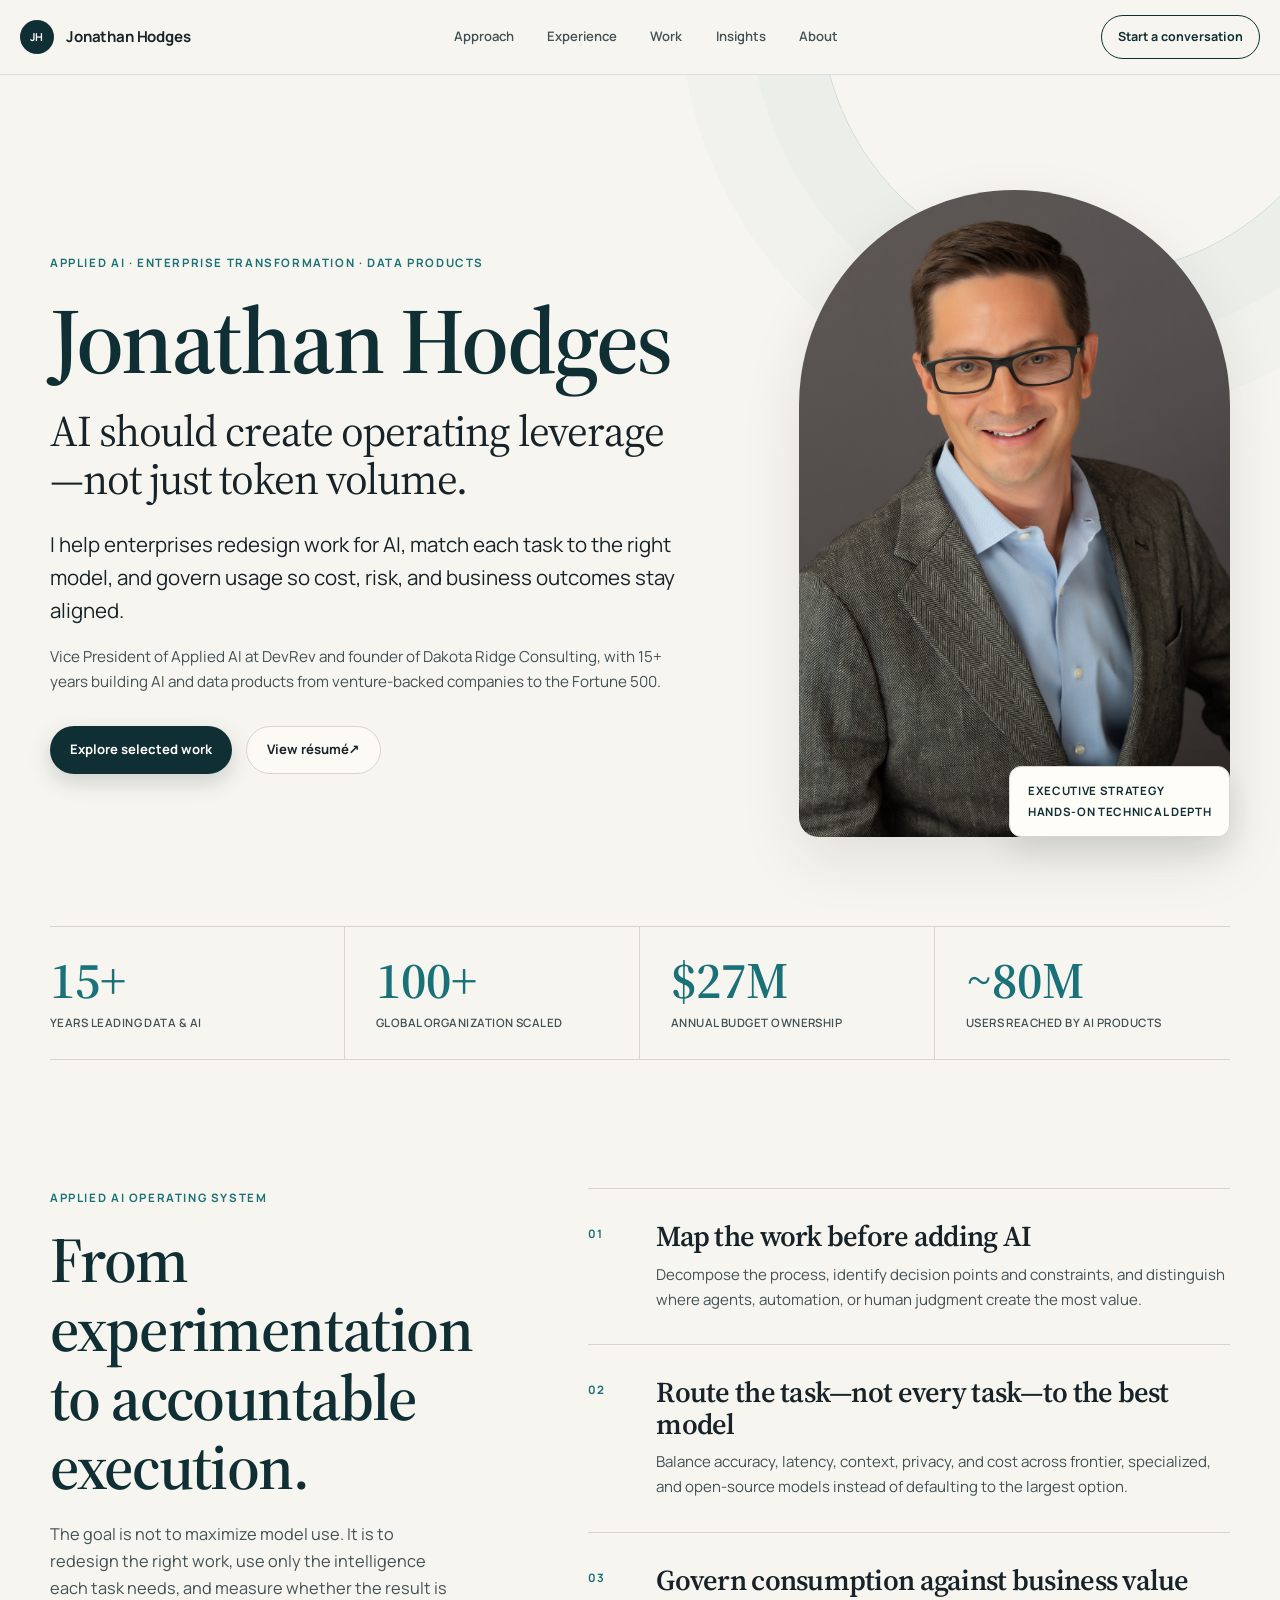
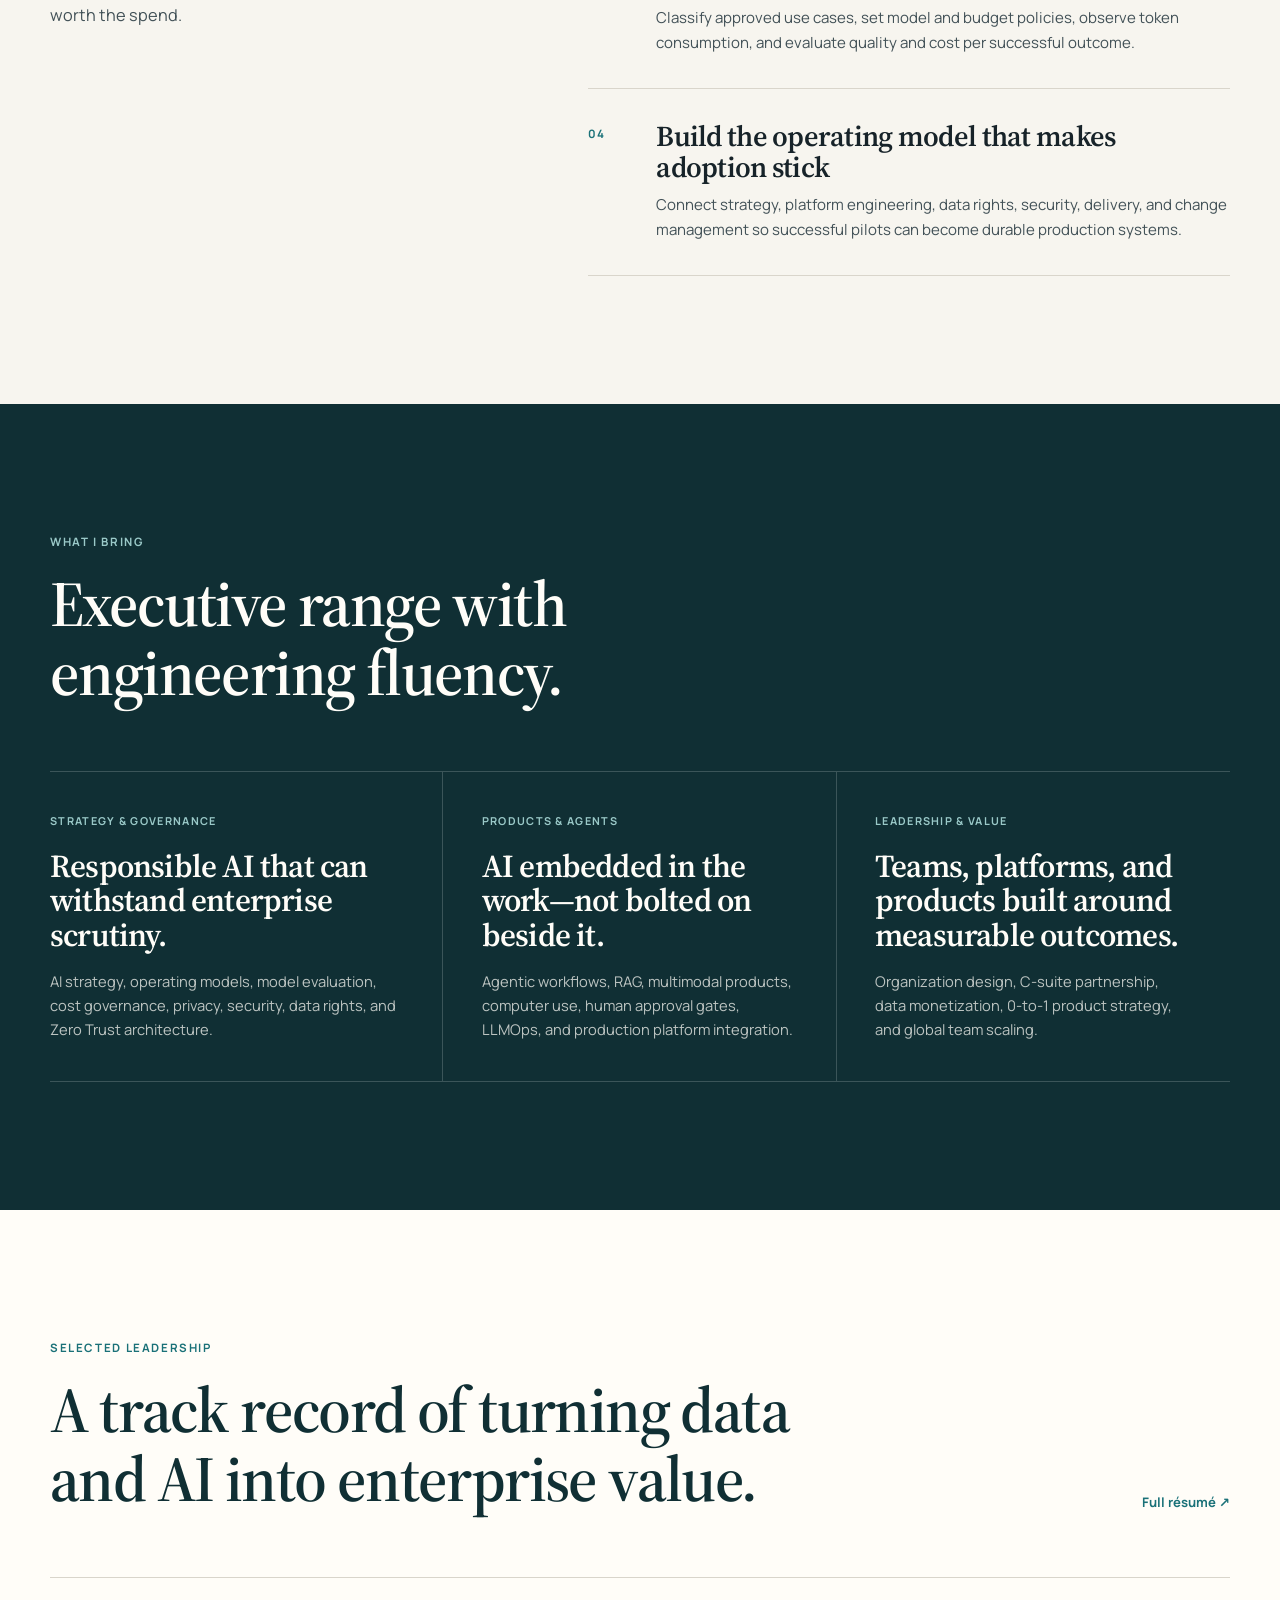
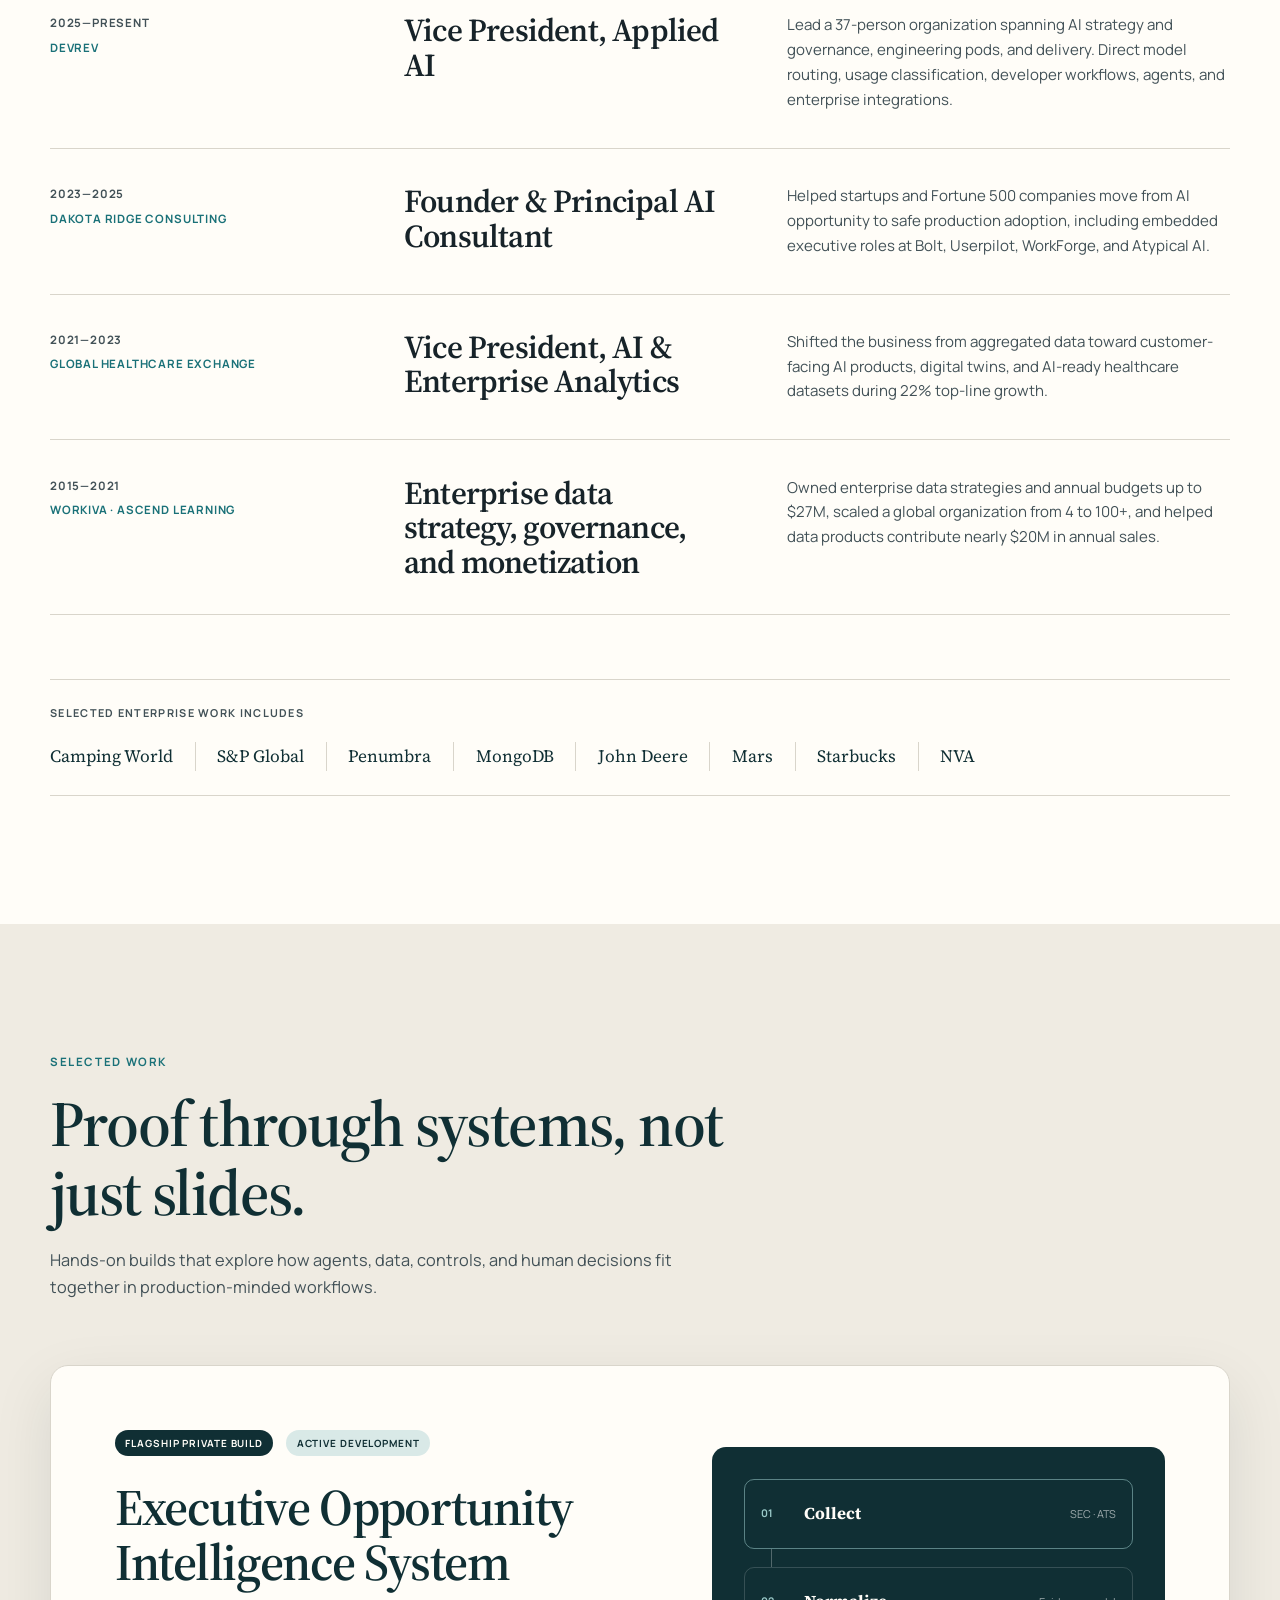
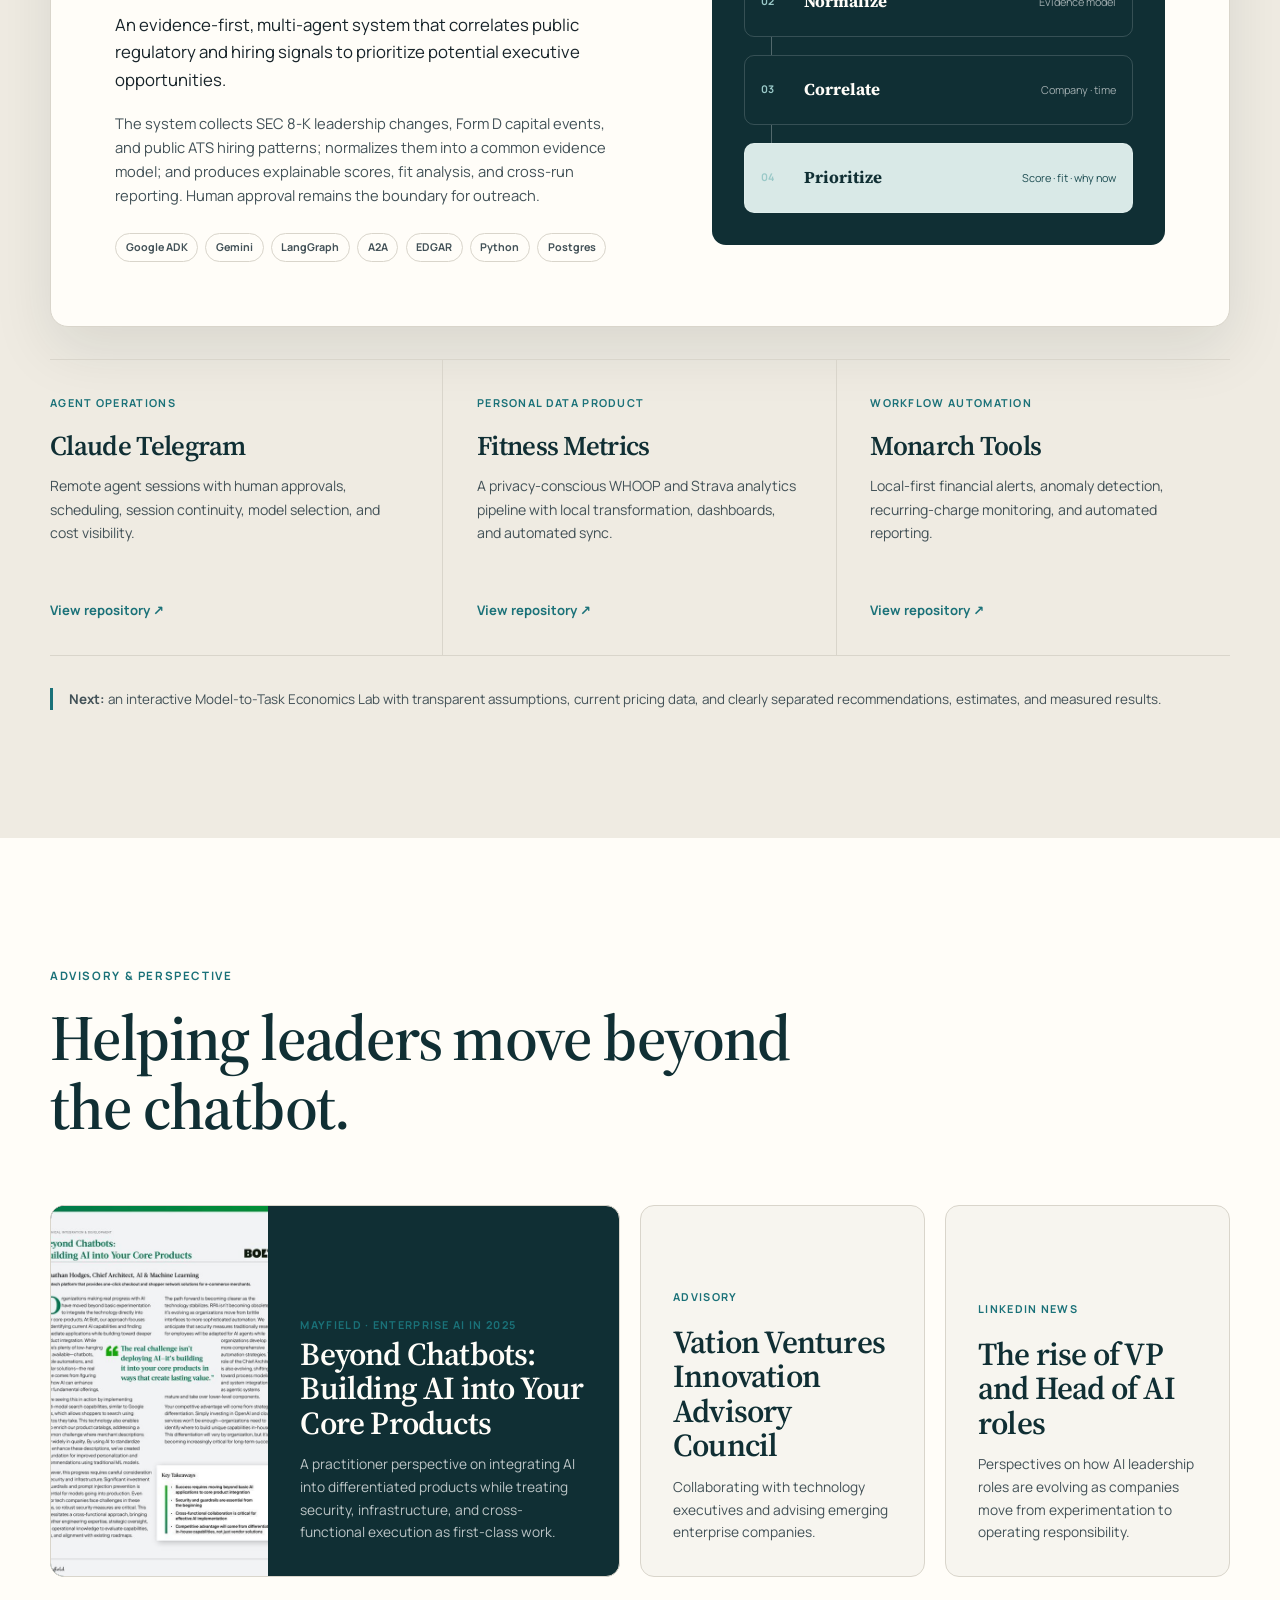
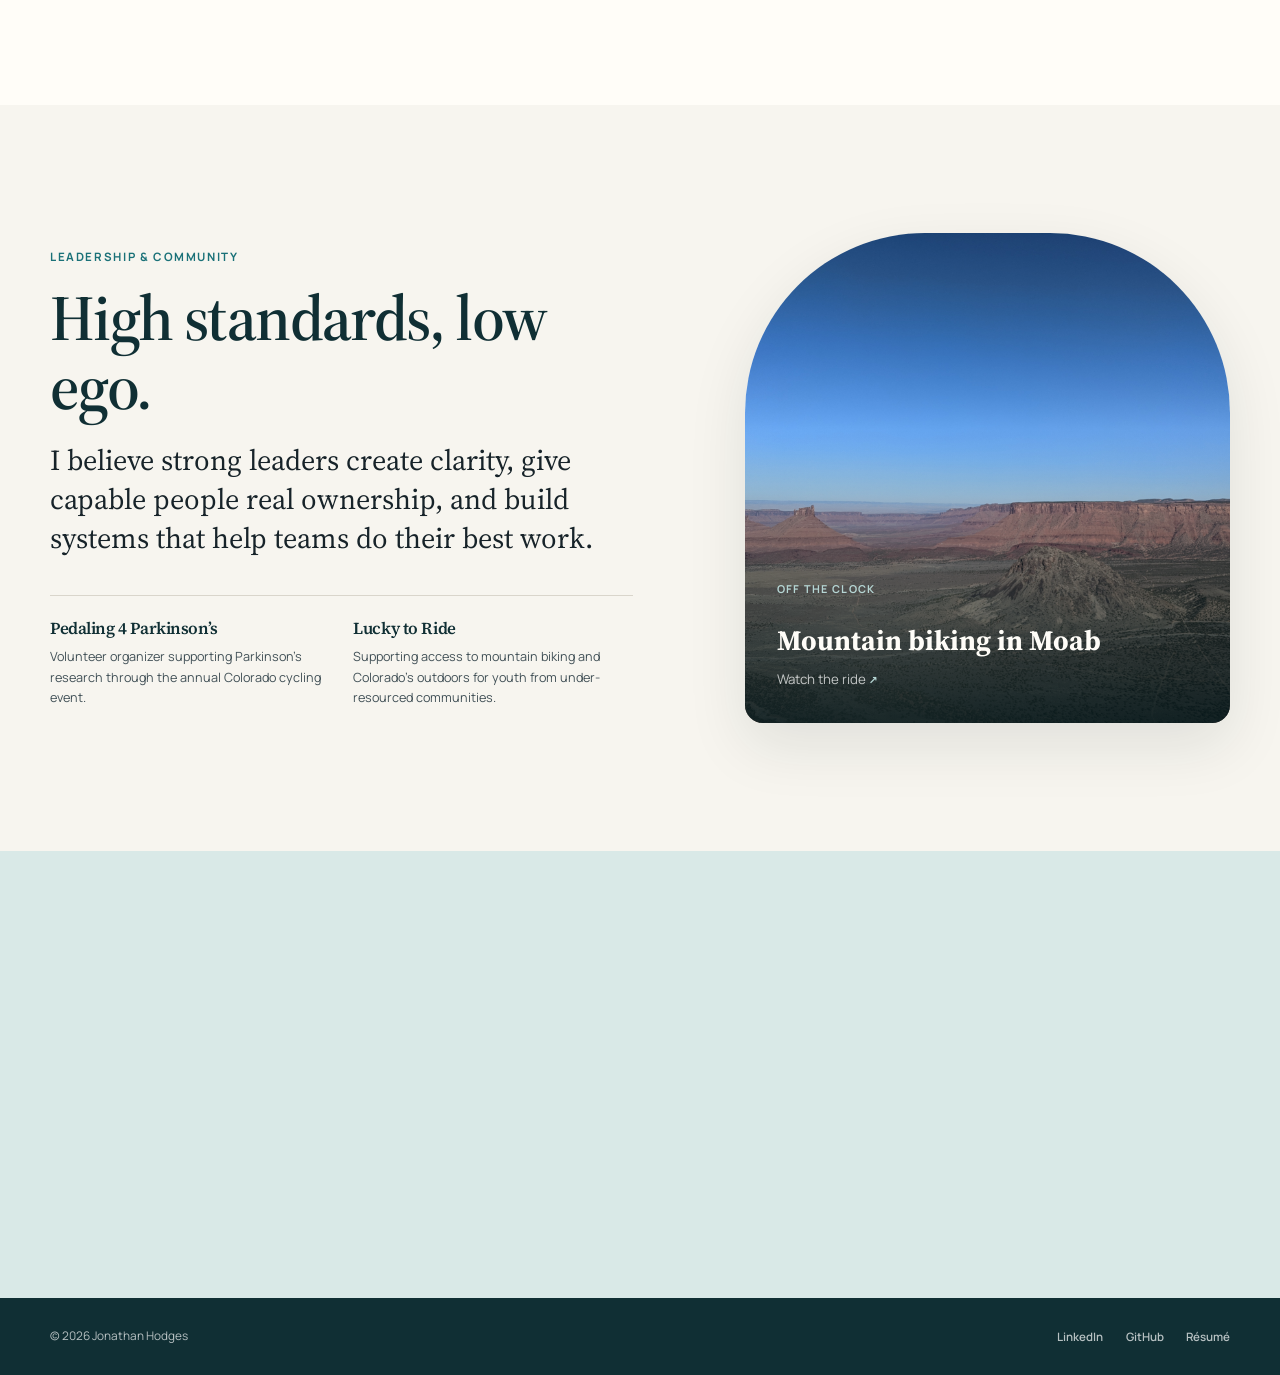
<file: index.html>
<!DOCTYPE html>
<html lang="en">
<head>
  <meta charset="UTF-8" />
  <meta name="viewport" content="width=device-width, initial-scale=1.0" />
  <title>Jonathan Hodges — Applied AI Executive</title>
  <meta name="description" content="Jonathan Hodges helps enterprises redesign work for AI, match models to tasks, govern usage, and turn AI investment into measurable operating value." />

  <meta property="og:type" content="website" />
  <meta property="og:title" content="Jonathan Hodges — Applied AI Executive" />
  <meta property="og:description" content="Applied AI that creates operating leverage—not just token volume." />
  <meta property="og:url" content="https://jonathanhodges.ai/" />
  <meta property="og:image" content="https://jonathanhodges.ai/assets/images/Jonathan-5T3B2568---4x6.jpg" />
  <meta name="twitter:card" content="summary_large_image" />
  <meta name="theme-color" content="#102f34" />

  <link rel="icon" href="/assets/favicon.svg" type="image/svg+xml" />
  <link rel="preconnect" href="https://fonts.googleapis.com" />
  <link rel="preconnect" href="https://fonts.gstatic.com" crossorigin />
  <link href="https://fonts.googleapis.com/css2?family=Manrope:wght@400;500;600;700&amp;family=Source+Serif+4:opsz,wght@8..60,500;8..60,600&amp;display=swap" rel="stylesheet" />
  <link rel="stylesheet" href="/styles.css?v=20260730-1520" />

  <!-- Marks that scripting is live, so styles.css may hide `.reveal` blocks for the
       scroll animation. Must stay here in <head>, before first paint, or the content
       flashes in and then disappears. Without JS the class is never added and every
       `.reveal` block renders normally — the animation is an enhancement, not a
       prerequisite for reading the page. -->
  <script>document.documentElement.classList.add('js');</script>

  <!-- Watchdog for the gap the line above leaves open. Adding `js` commits to "hiding is
       safe" before the code that undoes the hiding exists, so a body script that never runs
       still blanks the page: a syntax error in it (which its own try/catch cannot catch), a
       throw anywhere above the reveal block, or a response truncated before the script
       arrives. All three were measured at 28 of 28 blocks hidden.

       DOMContentLoaded is the right moment to check, not an arbitrary timer: it fires after
       every parser-blocking script has had its turn, and it fires whether that script threw,
       failed to parse, or never arrived. If the reveal code armed itself, this does nothing.
       Otherwise `js` comes back off and the page renders exactly as it does without
       scripting — visible and unanimated.

       Separate <script> element on purpose. A parse error is scoped to its own element, so
       this survives one in the block below and in the footer. -->
  <script>
    document.addEventListener('DOMContentLoaded', function () {
      if (!window.__revealArmed) document.documentElement.classList.remove('js');
    });
  </script>
</head>
<body>
  <a class="skip-link" href="#main">Skip to content</a>

  <header class="site-header">
    <div class="nav-shell">
      <a class="brand" href="#top" aria-label="Jonathan Hodges, home">
        <span class="brand-mark">JH</span>
        <span>Jonathan Hodges</span>
      </a>

      <button class="nav-toggle" type="button" aria-expanded="false" aria-controls="primary-nav">
        <span class="sr-only">Toggle navigation</span>
        <span></span><span></span>
      </button>

      <nav id="primary-nav" class="primary-nav" aria-label="Primary navigation">
        <a href="#approach">Approach</a>
        <a href="#experience">Experience</a>
        <a href="#work">Work</a>
        <a href="#insights">Insights</a>
        <a href="#about">About</a>
      </nav>

      <a class="nav-contact" href="mailto:me@jonathanhodges.ai">Start a conversation</a>
    </div>
  </header>

  <main id="main">
    <section id="top" class="hero">
      <div class="shell hero-grid">
        <div class="hero-copy">
          <p class="eyebrow">Applied AI · Enterprise Transformation · Data Products</p>
          <h1>Jonathan Hodges</h1>
          <p class="hero-statement">AI should create operating leverage—not just token volume.</p>
          <p class="hero-summary">
            I help enterprises redesign work for AI, match each task to the right model, and govern usage so cost, risk, and business outcomes stay aligned.
          </p>
          <p class="hero-context">
            Vice President of Applied AI at DevRev and founder of Dakota Ridge Consulting, with 15+ years building AI and data products from venture-backed companies to the Fortune 500.
          </p>
          <div class="hero-actions">
            <a class="button button-primary" href="#work">Explore selected work</a>
            <a class="button button-secondary" href="https://drive.google.com/file/d/13k4mVbECuP823Er5xGBe4Bnh6KQuF9sx/view?usp=drive_link" target="_blank" rel="noopener">View résumé <span aria-hidden="true">↗</span></a>
          </div>
        </div>

        <div class="portrait-wrap" aria-label="Portrait of Jonathan Hodges">
          <img src="/assets/images/Jonathan-5T3B2568---4x6.jpg" alt="Jonathan Hodges" width="1200" height="1800" />
          <div class="portrait-note">
            <span>Executive strategy</span>
            <span>Hands-on technical depth</span>
          </div>
        </div>
      </div>

      <div class="shell proof-row" aria-label="Career highlights">
        <div class="proof-item"><strong>15+</strong><span>years leading data &amp; AI</span></div>
        <div class="proof-item"><strong>100+</strong><span>global organization scaled</span></div>
        <div class="proof-item"><strong>$27M</strong><span>annual budget ownership</span></div>
        <div class="proof-item"><strong>~80M</strong><span>users reached by AI products</span></div>
      </div>
    </section>

    <section id="approach" class="section section-paper">
      <div class="shell approach-grid">
        <div class="section-intro sticky-intro reveal">
          <p class="section-kicker">Applied AI operating system</p>
          <h2>From experimentation to accountable execution.</h2>
          <p>
            The goal is not to maximize model use. It is to redesign the right work, use only the intelligence each task needs, and measure whether the result is worth the spend.
          </p>
        </div>

        <div class="approach-list">
          <article class="approach-item reveal">
            <span class="approach-number">01</span>
            <div>
              <h3>Map the work before adding AI</h3>
              <p>Decompose the process, identify decision points and constraints, and distinguish where agents, automation, or human judgment create the most value.</p>
            </div>
          </article>
          <article class="approach-item reveal">
            <span class="approach-number">02</span>
            <div>
              <h3>Route the task—not every task—to the best model</h3>
              <p>Balance accuracy, latency, context, privacy, and cost across frontier, specialized, and open-source models instead of defaulting to the largest option.</p>
            </div>
          </article>
          <article class="approach-item reveal">
            <span class="approach-number">03</span>
            <div>
              <h3>Govern consumption against business value</h3>
              <p>Classify approved use cases, set model and budget policies, observe token consumption, and evaluate quality and cost per successful outcome.</p>
            </div>
          </article>
          <article class="approach-item reveal">
            <span class="approach-number">04</span>
            <div>
              <h3>Build the operating model that makes adoption stick</h3>
              <p>Connect strategy, platform engineering, data rights, security, delivery, and change management so successful pilots can become durable production systems.</p>
            </div>
          </article>
        </div>
      </div>
    </section>

    <section class="section capabilities-section">
      <div class="shell">
        <div class="section-heading reveal">
          <p class="section-kicker">What I bring</p>
          <h2>Executive range with engineering fluency.</h2>
        </div>
        <div class="capability-grid">
          <article class="capability reveal">
            <p class="capability-label">Strategy &amp; governance</p>
            <h3>Responsible AI that can withstand enterprise scrutiny.</h3>
            <p>AI strategy, operating models, model evaluation, cost governance, privacy, security, data rights, and Zero Trust architecture.</p>
          </article>
          <article class="capability reveal">
            <p class="capability-label">Products &amp; agents</p>
            <h3>AI embedded in the work—not bolted on beside it.</h3>
            <p>Agentic workflows, RAG, multimodal products, computer use, human approval gates, LLMOps, and production platform integration.</p>
          </article>
          <article class="capability reveal">
            <p class="capability-label">Leadership &amp; value</p>
            <h3>Teams, platforms, and products built around measurable outcomes.</h3>
            <p>Organization design, C-suite partnership, data monetization, 0-to-1 product strategy, and global team scaling.</p>
          </article>
        </div>
      </div>
    </section>

    <section id="experience" class="section experience-section">
      <div class="shell">
        <div class="section-heading heading-row reveal">
          <div>
            <p class="section-kicker">Selected leadership</p>
            <h2>A track record of turning data and AI into enterprise value.</h2>
          </div>
          <a class="text-link" href="https://drive.google.com/file/d/13k4mVbECuP823Er5xGBe4Bnh6KQuF9sx/view?usp=drive_link" target="_blank" rel="noopener">Full résumé <span aria-hidden="true">↗</span></a>
        </div>

        <div class="role-list">
          <article class="role reveal">
            <div class="role-meta">
              <span>2025—Present</span>
              <span>DevRev</span>
            </div>
            <div class="role-body">
              <h3>Vice President, Applied AI</h3>
              <p>Lead a 37-person organization spanning AI strategy and governance, engineering pods, and delivery. Direct model routing, usage classification, developer workflows, agents, and enterprise integrations.</p>
            </div>
          </article>
          <article class="role reveal">
            <div class="role-meta">
              <span>2023—2025</span>
              <span>Dakota Ridge Consulting</span>
            </div>
            <div class="role-body">
              <h3>Founder &amp; Principal AI Consultant</h3>
              <p>Helped startups and Fortune 500 companies move from AI opportunity to safe production adoption, including embedded executive roles at Bolt, Userpilot, WorkForge, and Atypical AI.</p>
            </div>
          </article>
          <article class="role reveal">
            <div class="role-meta">
              <span>2021—2023</span>
              <span>Global Healthcare Exchange</span>
            </div>
            <div class="role-body">
              <h3>Vice President, AI &amp; Enterprise Analytics</h3>
              <p>Shifted the business from aggregated data toward customer-facing AI products, digital twins, and AI-ready healthcare datasets during 22% top-line growth.</p>
            </div>
          </article>
          <article class="role reveal">
            <div class="role-meta">
              <span>2015—2021</span>
              <span>Workiva · Ascend Learning</span>
            </div>
            <div class="role-body">
              <h3>Enterprise data strategy, governance, and monetization</h3>
              <p>Owned enterprise data strategies and annual budgets up to $27M, scaled a global organization from 4 to 100+, and helped data products contribute nearly $20M in annual sales.</p>
            </div>
          </article>
        </div>

        <div class="enterprise-band reveal">
          <p>Selected enterprise work includes</p>
          <div class="enterprise-names" aria-label="Selected enterprise organizations">
            <span>Camping World</span><span>S&amp;P Global</span><span>Penumbra</span><span>MongoDB</span><span>John Deere</span><span>Mars</span><span>Starbucks</span><span>NVA</span>
          </div>
        </div>
      </div>
    </section>

    <section id="work" class="section work-section">
      <div class="shell">
        <div class="section-heading reveal">
          <p class="section-kicker">Selected work</p>
          <h2>Proof through systems, not just slides.</h2>
          <p>Hands-on builds that explore how agents, data, controls, and human decisions fit together in production-minded workflows.</p>
        </div>

        <article class="featured-work reveal">
          <div class="work-copy">
            <div class="work-label-row">
              <span class="work-label">Flagship private build</span>
              <span class="work-status">Active development</span>
            </div>
            <h3>Executive Opportunity Intelligence System</h3>
            <p class="work-lead">
              An evidence-first, multi-agent system that correlates public regulatory and hiring signals to prioritize potential executive opportunities.
            </p>
            <p>
              The system collects SEC 8-K leadership changes, Form D capital events, and public ATS hiring patterns; normalizes them into a common evidence model; and produces explainable scores, fit analysis, and cross-run reporting. Human approval remains the boundary for outreach.
            </p>
            <div class="work-tags" aria-label="Technologies used">
              <span>Google ADK</span><span>Gemini</span><span>LangGraph</span><span>A2A</span><span>EDGAR</span><span>Python</span><span>Postgres</span>
            </div>
          </div>
          <div class="system-map" aria-label="Job-finder system flow">
            <div class="map-node map-source"><span>01</span><strong>Collect</strong><small>SEC · ATS</small></div>
            <div class="map-line" aria-hidden="true"></div>
            <div class="map-node"><span>02</span><strong>Normalize</strong><small>Evidence model</small></div>
            <div class="map-line" aria-hidden="true"></div>
            <div class="map-node"><span>03</span><strong>Correlate</strong><small>Company · time</small></div>
            <div class="map-line" aria-hidden="true"></div>
            <div class="map-node map-result"><span>04</span><strong>Prioritize</strong><small>Score · fit · why now</small></div>
          </div>
        </article>

        <div class="project-grid">
          <a class="project reveal" href="https://github.com/hodgesz/claude-telegram" target="_blank" rel="noopener">
            <span class="project-type">Agent operations</span>
            <h3>Claude Telegram</h3>
            <p>Remote agent sessions with human approvals, scheduling, session continuity, model selection, and cost visibility.</p>
            <span class="project-link">View repository <span aria-hidden="true">↗</span></span>
          </a>
          <a class="project reveal" href="https://github.com/hodgesz/fitness-metrics" target="_blank" rel="noopener">
            <span class="project-type">Personal data product</span>
            <h3>Fitness Metrics</h3>
            <p>A privacy-conscious WHOOP and Strava analytics pipeline with local transformation, dashboards, and automated sync.</p>
            <span class="project-link">View repository <span aria-hidden="true">↗</span></span>
          </a>
          <a class="project reveal" href="https://github.com/hodgesz/monarch-tools" target="_blank" rel="noopener">
            <span class="project-type">Workflow automation</span>
            <h3>Monarch Tools</h3>
            <p>Local-first financial alerts, anomaly detection, recurring-charge monitoring, and automated reporting.</p>
            <span class="project-link">View repository <span aria-hidden="true">↗</span></span>
          </a>
        </div>

        <div class="next-lab reveal">
          <p><strong>Next:</strong> an interactive Model-to-Task Economics Lab with transparent assumptions, current pricing data, and clearly separated recommendations, estimates, and measured results.</p>
        </div>
      </div>
    </section>

    <section id="insights" class="section insights-section">
      <div class="shell">
        <div class="section-heading reveal">
          <p class="section-kicker">Advisory &amp; perspective</p>
          <h2>Helping leaders move beyond the chatbot.</h2>
        </div>
        <div class="insight-grid">
          <a class="insight insight-featured reveal" href="https://www.linkedin.com/posts/gamielgran_ai-leadership-innovation-activity-7290444253531451394-tvss/" target="_blank" rel="noopener">
            <img src="/assets/images/1738177359601.jpg" alt="Beyond Chatbots: Building AI into Your Core Products" loading="lazy" width="618" height="800" />
            <div>
              <span>Mayfield · Enterprise AI in 2025</span>
              <h3>Beyond Chatbots: Building AI into Your Core Products</h3>
              <p>A practitioner perspective on integrating AI into differentiated products while treating security, infrastructure, and cross-functional execution as first-class work.</p>
            </div>
          </a>
          <a class="insight reveal" href="https://www.vationventures.com/councils/the-innovation-advisory-council" target="_blank" rel="noopener">
            <span>Advisory</span>
            <h3>Vation Ventures Innovation Advisory Council</h3>
            <p>Collaborating with technology executives and advising emerging enterprise companies.</p>
          </a>
          <a class="insight reveal" href="https://www.linkedin.com/pulse/ai-jobs-among-fastest-growing-even-many-people-fear-technology-gg4de/" target="_blank" rel="noopener">
            <span>LinkedIn News</span>
            <h3>The rise of VP and Head of AI roles</h3>
            <p>Perspectives on how AI leadership roles are evolving as companies move from experimentation to operating responsibility.</p>
          </a>
        </div>
      </div>
    </section>

    <section id="about" class="section about-section">
      <div class="shell about-grid">
        <div class="about-copy reveal">
          <p class="section-kicker">Leadership &amp; community</p>
          <h2>High standards, low ego.</h2>
          <p class="about-lead">
            I believe strong leaders create clarity, give capable people real ownership, and build systems that help teams do their best work.
          </p>
          <div class="community-list">
            <div>
              <h3>Pedaling 4 Parkinson’s</h3>
              <p>Volunteer organizer supporting Parkinson’s research through the annual Colorado cycling event.</p>
            </div>
            <div>
              <h3>Lucky to Ride</h3>
              <p>Supporting access to mountain biking and Colorado’s outdoors for youth from under-resourced communities.</p>
            </div>
          </div>
        </div>
        <a class="ride-card reveal" href="https://www.youtube.com/watch?v=AzwLttNsfeQ" target="_blank" rel="noopener" aria-label="Watch Jonathan mountain biking in Moab on YouTube">
          <img src="/assets/images/porcupine_rim.jpg" alt="Porcupine Rim trail in Moab, Utah" loading="lazy" width="4032" height="3024" />
          <div>
            <span>Off the clock</span>
            <strong>Mountain biking in Moab</strong>
            <small>Watch the ride <span aria-hidden="true">↗</span></small>
          </div>
        </a>
      </div>
    </section>

    <section class="contact-section">
      <div class="shell contact-inner reveal">
        <div>
          <p class="section-kicker">Let’s talk</p>
          <h2>Working through a consequential AI decision?</h2>
          <p>I’m always interested in practical conversations about AI operating models, products, governance, and enterprise transformation.</p>
        </div>
        <a class="button button-light" href="mailto:me@jonathanhodges.ai">me@jonathanhodges.ai</a>
      </div>
    </section>
  </main>

  <footer class="site-footer">
    <div class="shell footer-inner">
      <p>© <span id="year">2026</span> Jonathan Hodges</p>
      <div>
        <a href="https://www.linkedin.com/in/jonathanhodges" target="_blank" rel="noopener">LinkedIn</a>
        <a href="https://github.com/hodgesz" target="_blank" rel="noopener">GitHub</a>
        <a href="https://drive.google.com/file/d/13k4mVbECuP823Er5xGBe4Bnh6KQuF9sx/view?usp=drive_link" target="_blank" rel="noopener">Résumé</a>
      </div>
    </div>
  </footer>

  <script>
    // The reveal animation runs FIRST and in its own block. `<html class="js">` has already
    // hidden every `.reveal`, so any exception before the observer is attached leaves the
    // page blank. It used to share one IIFE with the nav code below and sat after an
    // unguarded getElementById, so a null nav button or a renamed footer span took the
    // page's content down with it.
    //
    // Ordering helps only against a *runtime* throw. A SyntaxError is scoped to the whole
    // <script> ELEMENT, so a typo in the nav IIFE at the bottom still stops this block from
    // ever running — measured at 87% of the page hidden. That is what the <head> watchdog is
    // for; do not treat the split into three IIFEs as isolation on its own.
    //
    // The observer is attached once, to a static NodeList. Any `.reveal` element added to the
    // DOM after this point is never observed and stays at opacity 0 forever (verified). No
    // code on this page inserts one today. If that changes, either call `showAll()` on the new
    // element or drop the `reveal` class from it — do not assume the observer will find it.
    (function () {
      // Re-query inside showAll rather than closing over a variable: if the throw happens
      // before `items` is assigned, a closure over it would throw again inside the handler
      // and re-blank the page. The whole body is inside the try for the same reason.
      function showAll() {
        var all = document.querySelectorAll('.reveal');
        for (var i = 0; i < all.length; i++) all[i].classList.add('is-visible');
      }

      try {
        var items = document.querySelectorAll('.reveal');

        if (!('IntersectionObserver' in window) ||
            (window.matchMedia && window.matchMedia('(prefers-reduced-motion: reduce)').matches)) {
          showAll();
          window.__revealArmed = true;
          return;
        }

        var observer = new IntersectionObserver(function (entries) {
          entries.forEach(function (entry) {
            if (entry.isIntersecting) {
              entry.target.classList.add('is-visible');
              observer.unobserve(entry.target);
            }
          });
        }, { threshold: 0.08, rootMargin: '0px 0px -5% 0px' });

        for (var j = 0; j < items.length; j++) observer.observe(items[j]);

        // Set only once the observer is actually watching every block. This is what tells the
        // <head> watchdog to stand down; anything that stops execution before this line leaves
        // it unset, and the watchdog removes `js` so nothing stays hidden.
        window.__revealArmed = true;
      } catch (err) {
        // Reveal is decoration; readable content is not optional. Fail visible.
        showAll();
        window.__revealArmed = true;
      }
    })();

    // Progressive enhancements below. Each is independent and guarded, so one missing
    // element cannot break another — and none of them can hide content.
    (function () {
      var year = document.getElementById('year');
      if (year) year.textContent = new Date().getFullYear();
    })();

    (function () {
      var toggle = document.querySelector('.nav-toggle');
      var nav = document.getElementById('primary-nav');
      if (!toggle || !nav) return;

      toggle.addEventListener('click', function () {
        var open = toggle.getAttribute('aria-expanded') === 'true';
        toggle.setAttribute('aria-expanded', String(!open));
        nav.classList.toggle('is-open', !open);
      });

      nav.addEventListener('click', function (event) {
        if (event.target.tagName === 'A') {
          toggle.setAttribute('aria-expanded', 'false');
          nav.classList.remove('is-open');
        }
      });
    })();
  </script>
</body>
</html>
</file>
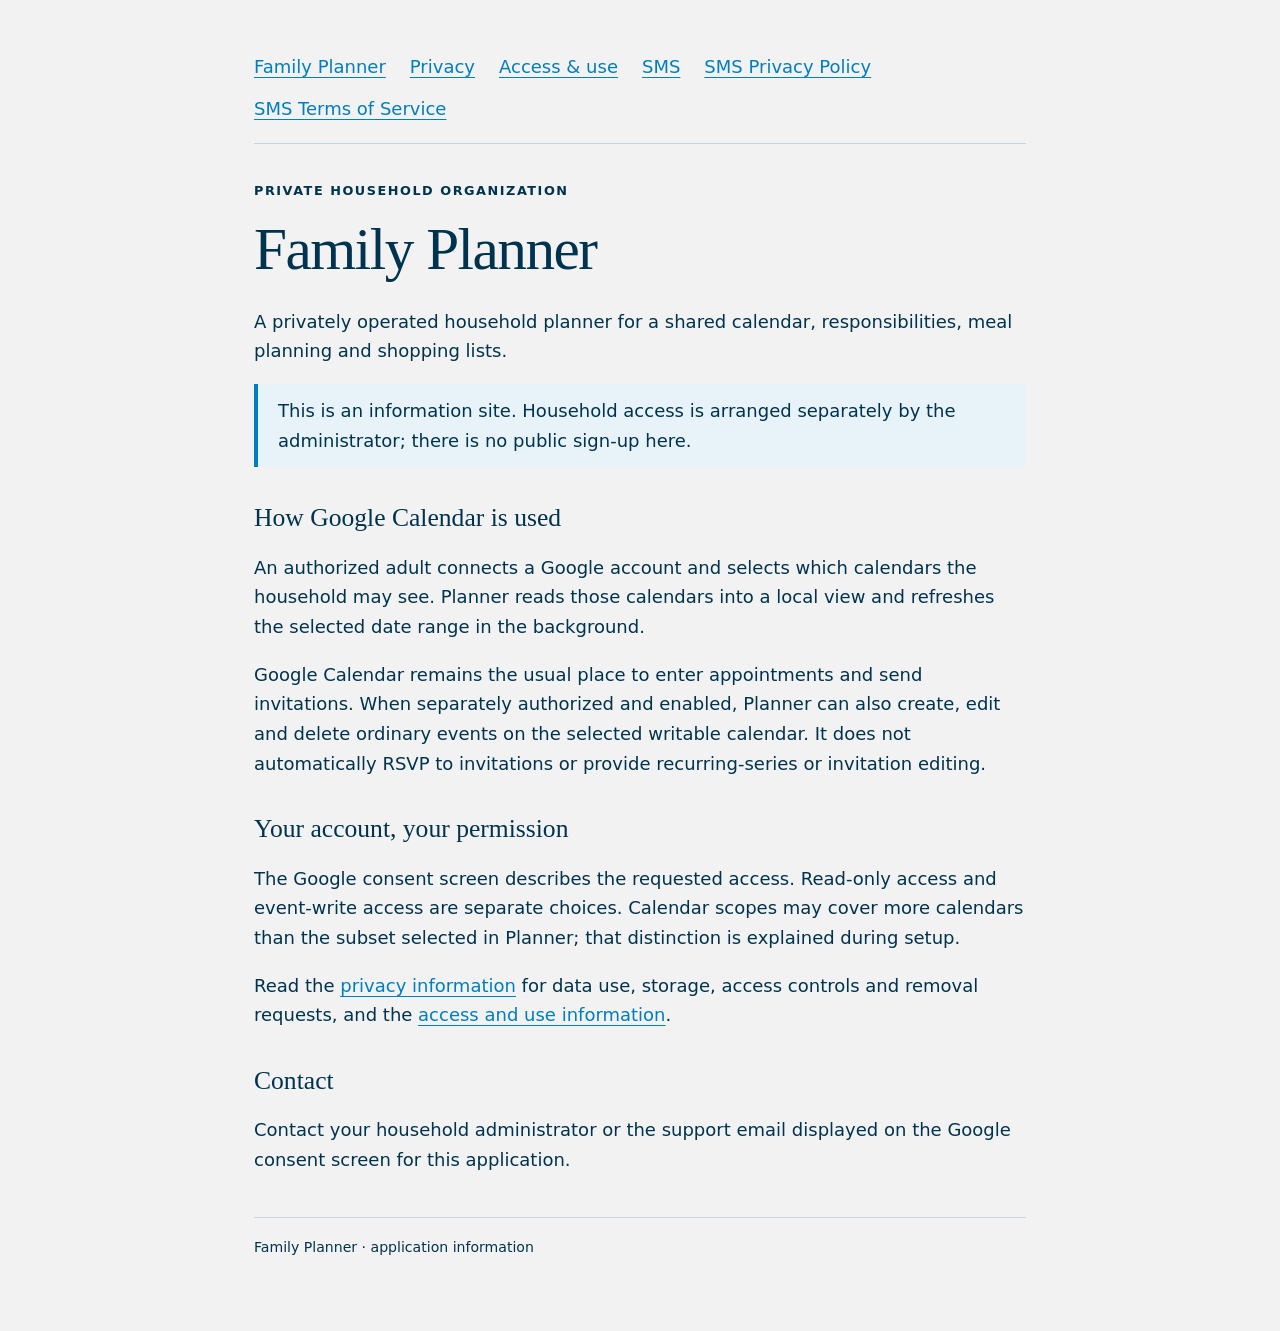
<file: family-planner/index.html>
<!doctype html>
<html lang="en">
<head>
<meta charset="utf-8">
<meta name="viewport" content="width=device-width,initial-scale=1">
<meta name="robots" content="noindex">
<title>Family Planner</title>
<link rel="stylesheet" href="info.css">
</head>
<body>
<main>
<nav aria-label="App information"><a href="./">Family Planner</a><a href="privacy.html">Privacy</a><a href="use.html">Access &amp; use</a>
<a href="sms.html">SMS</a><a href="sms-privacy.html">SMS Privacy Policy</a><a href="sms-terms.html">SMS Terms of Service</a></nav>
<p class="eyebrow">Private household organization</p>
<h1>Family Planner</h1>
<p>A privately operated household planner for a shared calendar, responsibilities, meal planning and shopping lists.</p>
<p class="note">This is an information site. Household access is arranged separately by the administrator; there is no public sign-up here.</p>
<h2>How Google Calendar is used</h2>
<p>An authorized adult connects a Google account and selects which calendars the household may see. Planner reads those calendars into a local view and refreshes the selected date range in the background.</p>
<p>Google Calendar remains the usual place to enter appointments and send invitations. When separately authorized and enabled, Planner can also create, edit and delete ordinary events on the selected writable calendar. It does not automatically RSVP to invitations or provide recurring-series or invitation editing.</p>
<h2>Your account, your permission</h2>
<p>The Google consent screen describes the requested access. Read-only access and event-write access are separate choices. Calendar scopes may cover more calendars than the subset selected in Planner; that distinction is explained during setup.</p>
<p>Read the <a href="privacy.html">privacy information</a> for data use, storage, access controls and removal requests, and the <a href="use.html">access and use information</a>.</p>
<h2>Contact</h2>
<p>Contact your household administrator or the support email displayed on the Google consent screen for this application.</p>
<footer>Family Planner · application information</footer>
</main>
</body>
</html>
</file>
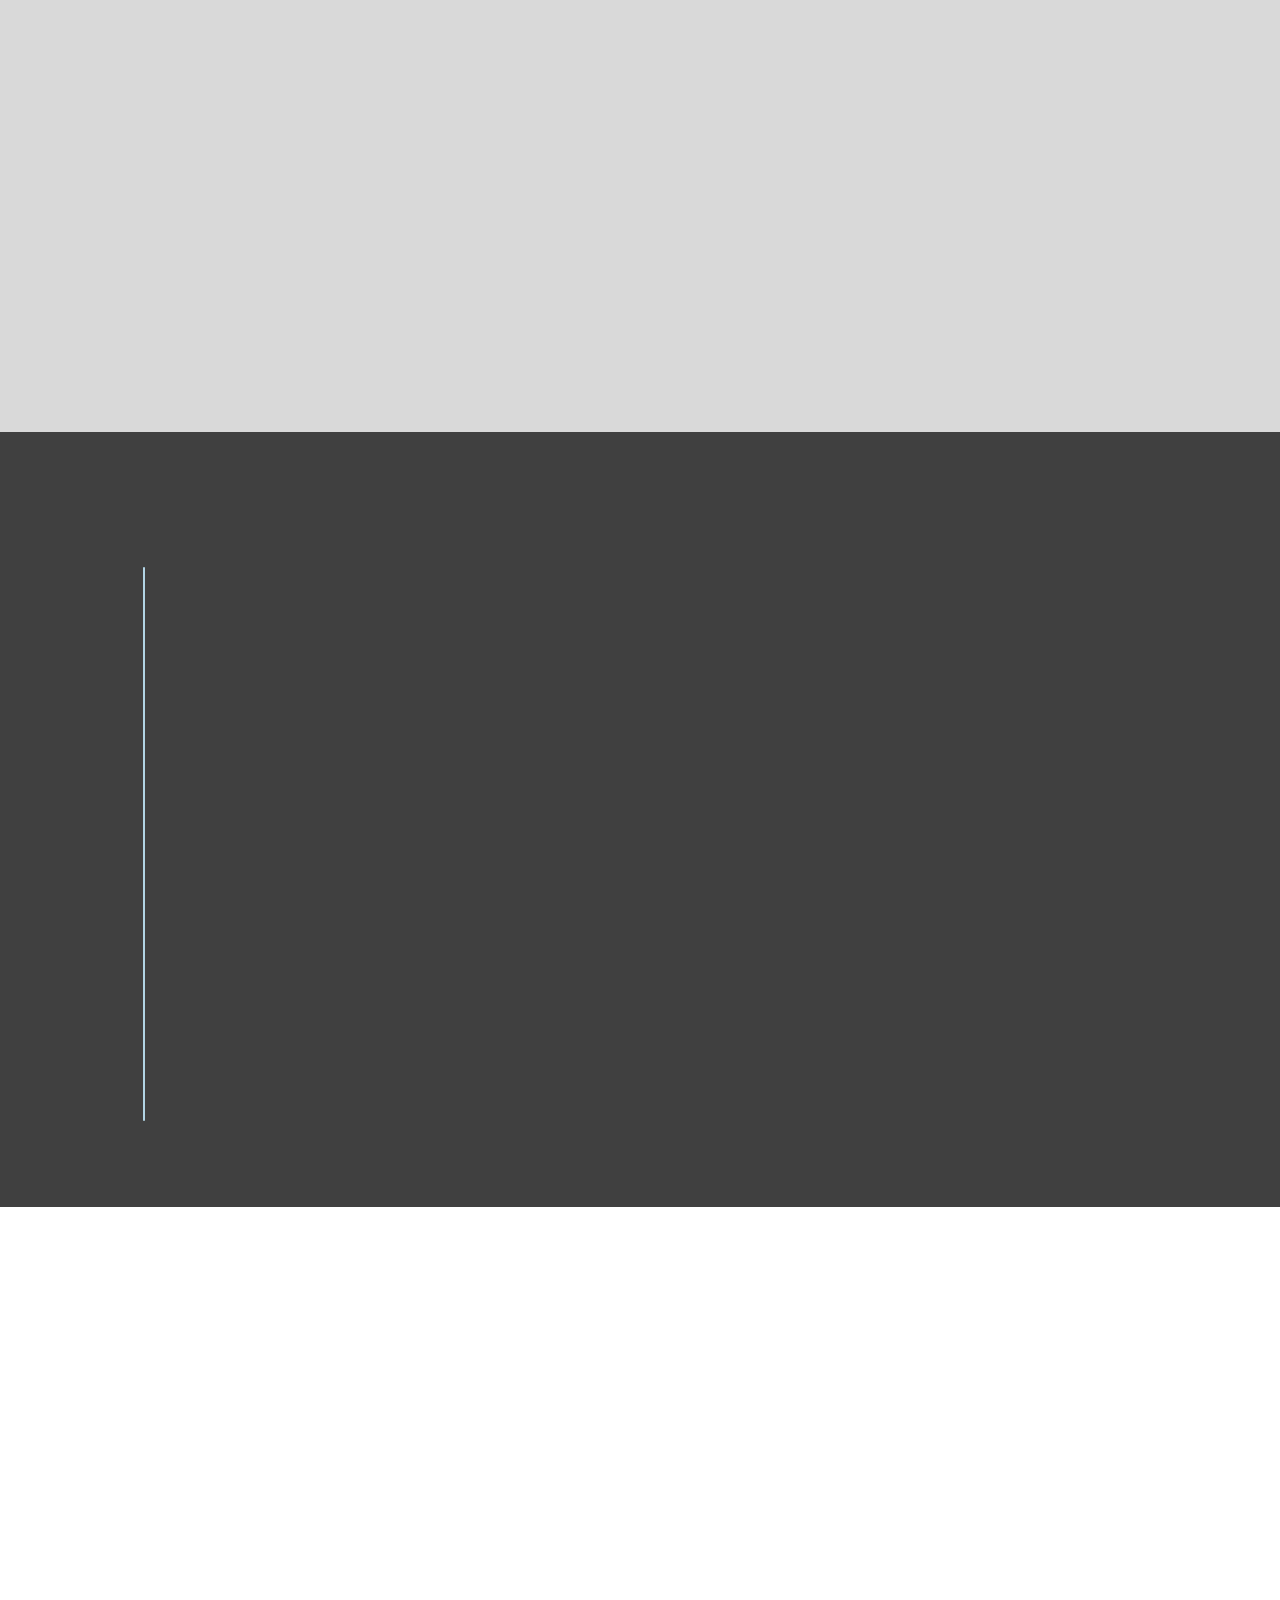
<file: archive/gamma-homepage-snapshot-2026-07-19.html>
<!DOCTYPE html><html><head><meta charSet="utf-8" data-next-head=""/><meta name="viewport" content="width=device-width" data-next-head=""/><title data-next-head="">Jonathan Hodges </title><meta name="robots" content="index, follow" data-next-head=""/><meta content="AI &amp; Analytics Executive

High-Reward Strategies Turning Data into Dollars 

View Resume

View Portfolio" name="description" data-next-head=""/><meta content="Jonathan Hodges " property="og:title" data-next-head=""/><meta content="AI &amp; Analytics Executive

High-Reward Strategies Turning Data into Dollars 

View Resume

View Portfolio" property="og:description" data-next-head=""/><meta content="https://assets.api.gamma.app/dn1dq1kh6v5iyxu/screenshots/qavodgs89pw0te8/lpb5cdn79v7b0q2/slide/hE5jRChwkSdSRO-0sNHiEbNC_GA" property="og:image" data-next-head=""/><meta content="Jonathan Hodges " property="twitter:title" data-next-head=""/><meta content="AI &amp; Analytics Executive

High-Reward Strategies Turning Data into Dollars 

View Resume

View Portfolio" property="twitter:description" data-next-head=""/><meta content="https://assets.api.gamma.app/dn1dq1kh6v5iyxu/screenshots/qavodgs89pw0te8/lpb5cdn79v7b0q2/slide/hE5jRChwkSdSRO-0sNHiEbNC_GA" property="twitter:image" data-next-head=""/><meta property="og:type" content="website" data-next-head=""/><meta content="summary_large_image" name="twitter:card" data-next-head=""/><link rel="icon" href="/robot-emoji-2048x2044-kay057lt-0f009aacd9a54b01981805a23b1d0807.png" data-next-head=""/><link rel="preload" href="https://assets.gammahosted.com/42rif3yti/_next/static/chunks/0e3wyoopgi0-6.css" as="style"/><link rel="preload" href="https://assets.gammahosted.com/42rif3yti/_next/static/chunks/0bgu2b-xkhb-r.css" as="style"/><link rel="preload" href="https://assets.gammahosted.com/42rif3yti/_next/static/chunks/0psd_t-nmw555.css" as="style"/><link rel="preload" href="https://assets.gammahosted.com/42rif3yti/_next/static/chunks/18av1-~or3r.e.css" as="style"/><link href="https://fonts.googleapis.com/css2?family=Inter:wght@100;200;300;400;500;600;700;800;900" rel="stylesheet" data-next-head=""/><link rel="stylesheet" href="https://assets.gammahosted.com/42rif3yti/_next/static/chunks/0e3wyoopgi0-6.css" data-n-g=""/><link rel="stylesheet" href="https://assets.gammahosted.com/42rif3yti/_next/static/chunks/0bgu2b-xkhb-r.css" data-n-p=""/><link rel="stylesheet" href="https://assets.gammahosted.com/42rif3yti/_next/static/chunks/0psd_t-nmw555.css" data-n-p=""/><link rel="stylesheet" href="https://assets.gammahosted.com/42rif3yti/_next/static/chunks/18av1-~or3r.e.css" data-n-p=""/><noscript data-n-css=""></noscript><script defer="" noModule="" src="https://assets.gammahosted.com/42rif3yti/_next/static/chunks/03~yq9q893hmn.js"></script><script src="https://assets.gammahosted.com/42rif3yti/_next/static/chunks/0g1-y3l9auj-o.js" defer=""></script><script src="https://assets.gammahosted.com/42rif3yti/_next/static/chunks/0pf1rvjsu4v-q.js" defer=""></script><script src="https://assets.gammahosted.com/42rif3yti/_next/static/chunks/0z1ain.3pud20.js" defer=""></script><script src="https://assets.gammahosted.com/42rif3yti/_next/static/chunks/0gufrhbolaji~.js" defer=""></script><script src="https://assets.gammahosted.com/42rif3yti/_next/static/chunks/04hur8320pb2j.js" defer=""></script><script src="https://assets.gammahosted.com/42rif3yti/_next/static/chunks/0~571uaiq2hdf.js" defer=""></script><script src="https://assets.gammahosted.com/42rif3yti/_next/static/chunks/16-~91zusbq7g.js" defer=""></script><script src="https://assets.gammahosted.com/42rif3yti/_next/static/chunks/0lbn~g68v7ybc.js" defer=""></script><script src="https://assets.gammahosted.com/42rif3yti/_next/static/chunks/0_vtiltyg8kky.js" defer=""></script><script src="https://assets.gammahosted.com/42rif3yti/_next/static/chunks/0t-xe3z~e13bs.js" defer=""></script><script src="https://assets.gammahosted.com/42rif3yti/_next/static/chunks/0k16hv..kpt2e.js" defer=""></script><script src="https://assets.gammahosted.com/42rif3yti/_next/static/chunks/07x-j1kook8s1.js" defer=""></script><script src="https://assets.gammahosted.com/42rif3yti/_next/static/chunks/15uu04tm2rvz8.js" defer=""></script><script src="https://assets.gammahosted.com/42rif3yti/_next/static/chunks/turbopack-0chhu9c9h11qr.js" defer=""></script><script src="https://assets.gammahosted.com/42rif3yti/_next/static/chunks/0tcwaun85pwwa.js" defer=""></script><script src="https://assets.gammahosted.com/42rif3yti/_next/static/chunks/10.1nc~k1wn7i.js" defer=""></script><script src="https://assets.gammahosted.com/42rif3yti/_next/static/chunks/0pk2s-kn.j754.js" defer=""></script><script src="https://assets.gammahosted.com/42rif3yti/_next/static/chunks/0bt20fun5ypxs.js" defer=""></script><script src="https://assets.gammahosted.com/42rif3yti/_next/static/chunks/0ls.0l~l_do9f.js" defer=""></script><script src="https://assets.gammahosted.com/42rif3yti/_next/static/chunks/0-f-uafk~hcx-.js" defer=""></script><script src="https://assets.gammahosted.com/42rif3yti/_next/static/chunks/10mnh1ccrh-jr.js" defer=""></script><script src="https://assets.gammahosted.com/42rif3yti/_next/static/chunks/0bpqz4zjyt8k8.js" defer=""></script><script src="https://assets.gammahosted.com/42rif3yti/_next/static/chunks/turbopack-15m19rldmf6c8.js" defer=""></script><script src="https://assets.gammahosted.com/42rif3yti/_next/static/xXFvxYErD8zp6K47xAfGe/_buildManifest.js" defer=""></script><script src="https://assets.gammahosted.com/42rif3yti/_next/static/xXFvxYErD8zp6K47xAfGe/_ssgManifest.js" defer=""></script><script src="https://assets.gammahosted.com/42rif3yti/_next/static/xXFvxYErD8zp6K47xAfGe/_clientMiddlewareManifest.js" defer=""></script></head><body><div id="__next"><style data-emotion="css-global ykyar2">:host,:root,[data-theme]{--chakra-ring-inset:var(--chakra-empty,/*!*/ /*!*/);--chakra-ring-offset-width:0px;--chakra-ring-offset-color:#fff;--chakra-ring-color:rgba(66, 153, 225, 0.6);--chakra-ring-offset-shadow:0 0 #0000;--chakra-ring-shadow:0 0 #0000;--chakra-space-x-reverse:0;--chakra-space-y-reverse:0;--chakra-colors-transparent:transparent;--chakra-colors-current:currentColor;--chakra-colors-black:#000000;--chakra-colors-white:#ffffff;--chakra-colors-whiteAlpha-50:rgba(255, 255, 255, 0.04);--chakra-colors-whiteAlpha-100:rgba(255, 255, 255, 0.06);--chakra-colors-whiteAlpha-200:rgba(255, 255, 255, 0.08);--chakra-colors-whiteAlpha-300:rgba(255, 255, 255, 0.16);--chakra-colors-whiteAlpha-400:rgba(255, 255, 255, 0.24);--chakra-colors-whiteAlpha-500:rgba(255, 255, 255, 0.36);--chakra-colors-whiteAlpha-600:rgba(255, 255, 255, 0.48);--chakra-colors-whiteAlpha-700:rgba(255, 255, 255, 0.64);--chakra-colors-whiteAlpha-800:rgba(255, 255, 255, 0.80);--chakra-colors-whiteAlpha-900:rgba(255, 255, 255, 0.92);--chakra-colors-blackAlpha-50:rgba(0, 0, 0, 0.04);--chakra-colors-blackAlpha-100:rgba(0, 0, 0, 0.06);--chakra-colors-blackAlpha-200:rgba(0, 0, 0, 0.08);--chakra-colors-blackAlpha-300:rgba(0, 0, 0, 0.16);--chakra-colors-blackAlpha-400:rgba(0, 0, 0, 0.24);--chakra-colors-blackAlpha-500:rgba(0, 0, 0, 0.36);--chakra-colors-blackAlpha-600:rgba(0, 0, 0, 0.48);--chakra-colors-blackAlpha-700:rgba(0, 0, 0, 0.64);--chakra-colors-blackAlpha-800:rgba(0, 0, 0, 0.80);--chakra-colors-blackAlpha-900:rgba(0, 0, 0, 0.92);--chakra-colors-gray-50:#f5f5f6;--chakra-colors-gray-100:#ececed;--chakra-colors-gray-200:#dfdfe0;--chakra-colors-gray-300:#cacacb;--chakra-colors-gray-400:#aeaeb2;--chakra-colors-gray-500:#8b8b90;--chakra-colors-gray-600:#66666b;--chakra-colors-gray-700:#4d4d51;--chakra-colors-gray-800:#38383c;--chakra-colors-gray-900:#252527;--chakra-colors-gray-950:#131314;--chakra-colors-red-50:#fef2f2;--chakra-colors-red-100:#fee2e2;--chakra-colors-red-200:#fecaca;--chakra-colors-red-300:#fca5a5;--chakra-colors-red-400:#f87171;--chakra-colors-red-500:#ef4444;--chakra-colors-red-600:#dc2626;--chakra-colors-red-700:#b91c1c;--chakra-colors-red-800:#991b1b;--chakra-colors-red-900:#751d1d;--chakra-colors-red-950:#450a0a;--chakra-colors-orange-50:#fff6ec;--chakra-colors-orange-100:#ffecd3;--chakra-colors-orange-200:#ffd4a5;--chakra-colors-orange-300:#ffb66d;--chakra-colors-orange-400:#ff8b32;--chakra-colors-orange-500:#ff6a0a;--chakra-colors-orange-600:#ff5000;--chakra-colors-orange-700:#cc3702;--chakra-colors-orange-800:#a12c0b;--chakra-colors-orange-900:#82270c;--chakra-colors-orange-950:#461004;--chakra-colors-yellow-50:#fffbeb;--chakra-colors-yellow-100:#fff3c6;--chakra-colors-yellow-200:#ffeba2;--chakra-colors-yellow-300:#ffd55e;--chakra-colors-yellow-400:#fec500;--chakra-colors-yellow-500:#f4b603;--chakra-colors-yellow-600:#da9c05;--chakra-colors-yellow-700:#b47300;--chakra-colors-yellow-800:#9b5500;--chakra-colors-yellow-900:#77390a;--chakra-colors-yellow-950:#441c00;--chakra-colors-green-50:#f2fcf1;--chakra-colors-green-100:#e2f7e1;--chakra-colors-green-200:#c4eec4;--chakra-colors-green-300:#96e096;--chakra-colors-green-400:#60c860;--chakra-colors-green-500:#3caa3c;--chakra-colors-green-600:#2c8c2c;--chakra-colors-green-700:#266d28;--chakra-colors-green-800:#1a561c;--chakra-colors-green-900:#1c481d;--chakra-colors-green-950:#082b09;--chakra-colors-teal-50:#eefffd;--chakra-colors-teal-100:#e0fdf9;--chakra-colors-teal-200:#b6fff6;--chakra-colors-teal-300:#7af9ef;--chakra-colors-teal-400:#32e5e1;--chakra-colors-teal-500:#04c8c6;--chakra-colors-teal-600:#009ea4;--chakra-colors-teal-700:#027e83;--chakra-colors-teal-800:#086267;--chakra-colors-teal-900:#0c5155;--chakra-colors-teal-950:#002f34;--chakra-colors-blue-50:#ebf3fe;--chakra-colors-blue-100:#d0e6fe;--chakra-colors-blue-200:#aad5fe;--chakra-colors-blue-300:#84c1fa;--chakra-colors-blue-400:#63acf7;--chakra-colors-blue-500:#2c88f7;--chakra-colors-blue-600:#0858f7;--chakra-colors-blue-700:#0740df;--chakra-colors-blue-800:#0540ad;--chakra-colors-blue-900:#0b2e79;--chakra-colors-blue-950:#002253;--chakra-colors-cyan-50:#eefffd;--chakra-colors-cyan-100:#e0fdf9;--chakra-colors-cyan-200:#b6fff6;--chakra-colors-cyan-300:#7af9ef;--chakra-colors-cyan-400:#32e5e1;--chakra-colors-cyan-500:#04c8c6;--chakra-colors-cyan-600:#009ea4;--chakra-colors-cyan-700:#027e83;--chakra-colors-cyan-800:#086267;--chakra-colors-cyan-900:#0c5155;--chakra-colors-cyan-950:#002f34;--chakra-colors-purple-50:#f8f6ff;--chakra-colors-purple-100:#f2ecff;--chakra-colors-purple-200:#e1d5ff;--chakra-colors-purple-300:#d0b9ff;--chakra-colors-purple-400:#bd97fd;--chakra-colors-purple-500:#b179fb;--chakra-colors-purple-600:#9044eb;--chakra-colors-purple-700:#8131dc;--chakra-colors-purple-800:#6623ad;--chakra-colors-purple-900:#511c87;--chakra-colors-purple-950:#350764;--chakra-colors-pink-50:#fff4fe;--chakra-colors-pink-100:#fee9fb;--chakra-colors-pink-200:#fdd1f8;--chakra-colors-pink-300:#faadee;--chakra-colors-pink-400:#f578de;--chakra-colors-pink-500:#ea4bcd;--chakra-colors-pink-600:#d62cad;--chakra-colors-pink-700:#b50084;--chakra-colors-pink-800:#920063;--chakra-colors-pink-900:#6e0d46;--chakra-colors-pink-950:#50072a;--chakra-colors-gradient-light:linear-gradient(180deg, #FFFFFF 0%, #FCF9F5 100%);--chakra-colors-gradient-dark:linear-gradient(180deg, #3c3838 0%, #272525 100%);--chakra-colors-gradient-blue-to-purple:linear-gradient(91.78deg, #3300D9 1.24%, #9D20C9 73.37%, #DF7A6C 166.1%);--chakra-colors-gradient-blue-to-orange:linear-gradient(92.91deg, #3300D9 2.18%, #9D20C9 44.94%, #DF7A6C 99.91%);--chakra-colors-gradient-secondary-light:linear-gradient(120deg, var(--chakra-colors-sky-100) 0%, var(--chakra-colors-deepocean-200) 100%);--chakra-colors-gradient-secondary-dark:linear-gradient(180deg, var(--chakra-colors-deepocean-950) 7.49%, var(--chakra-colors-sky-800) 57.5%, var(--chakra-colors-sky-300) 100%);--chakra-colors-gradient-brand-bg:linear-gradient(96deg, var(--chakra-colors-deepocean-950) 7%,  var(--chakra-colors-deepocean-900) 21%,  var(--chakra-colors-deepocean-800) 46%,  var(--chakra-colors-sky-300) 100%);--chakra-colors-gradient-brand-text:linear-gradient(96deg, var(--chakra-colors-deepocean-950) 7%, var(--chakra-colors-deepocean-800) 46%, var(--chakra-colors-deepocean-300) 100%);--chakra-colors-gradient-sky:linear-gradient(0deg, #FFFFFF 4%, #AFE7FC 48%, #A8D1FF 71%, #CDDAFA 85%, #FFFBF2 100%);--chakra-colors-gradient-aurora-seafoam:radial-gradient(at 40% 20%, var(--chakra-colors-aurora-300) 0px, transparent 50%),radial-gradient(at 80% 0%, var(--chakra-colors-seafoam-300) 0px, transparent 50%),radial-gradient(at 0% 50%, var(--chakra-colors-seafoam-200) 0px, transparent 50%),radial-gradient(at 80% 50%, var(--chakra-colors-deepocean-200) 0px, transparent 50%),radial-gradient(at 0% 100%, var(--chakra-colors-aurora-300) 0px, transparent 50%),radial-gradient(at 80% 100%, var(--chakra-colors-evergreen-200) 0px, transparent 50%),radial-gradient(at 0% 0%, var(--chakra-colors-sky-300) 0px, transparent 50%);--chakra-colors-gradient-prism:radial-gradient(100% 300% at 4% 0%, var(--chakra-colors-bordeaux-800) 0%, var(--chakra-colors-flamingo-400) 43%, var(--chakra-colors-lake-500) 100%);--chakra-colors-elevation-1:#1a1b1d;--chakra-colors-elevation-2:#1d1f22;--chakra-colors-elevation-3:#212327;--chakra-colors-elevation-4:#2f3339;--chakra-colors-elevation-5:#3d444c;--chakra-colors-elevation-6:#515c68;--chakra-colors-moonbeam-50:#faf9f5;--chakra-colors-moonbeam-100:#f1eee3;--chakra-colors-moonbeam-200:#e2dcc6;--chakra-colors-moonbeam-300:#cfc4a2;--chakra-colors-moonbeam-400:#bba77c;--chakra-colors-moonbeam-500:#ad9362;--chakra-colors-moonbeam-600:#a08156;--chakra-colors-moonbeam-700:#856949;--chakra-colors-moonbeam-800:#6d563f;--chakra-colors-moonbeam-900:#594735;--chakra-colors-moonbeam-950:#2f241b;--chakra-colors-spacedust-50:#f2f1ef;--chakra-colors-spacedust-100:#eceae8;--chakra-colors-spacedust-200:#d8d5d0;--chakra-colors-spacedust-300:#c0bbb1;--chakra-colors-spacedust-400:#a59d92;--chakra-colors-spacedust-500:#93887c;--chakra-colors-spacedust-600:#867970;--chakra-colors-spacedust-700:#70655e;--chakra-colors-spacedust-800:#5d544f;--chakra-colors-spacedust-900:#4c4542;--chakra-colors-spacedust-950:#282422;--chakra-colors-spacegray-50:#f7f7f7;--chakra-colors-spacegray-100:#ededed;--chakra-colors-spacegray-200:#dfdfdf;--chakra-colors-spacegray-300:#d1d1d1;--chakra-colors-spacegray-400:#adadad;--chakra-colors-spacegray-500:#999999;--chakra-colors-spacegray-600:#888888;--chakra-colors-spacegray-700:#7b7b7b;--chakra-colors-spacegray-800:#676767;--chakra-colors-spacegray-900:#545454;--chakra-colors-spacegray-950:#363636;--chakra-colors-steel-50:#f7f7f7;--chakra-colors-steel-100:#ededed;--chakra-colors-steel-200:#dededf;--chakra-colors-steel-300:#c7c7c9;--chakra-colors-steel-400:#acacae;--chakra-colors-steel-500:#9c9c9e;--chakra-colors-steel-600:#878789;--chakra-colors-steel-700:#79797c;--chakra-colors-steel-800:#666667;--chakra-colors-steel-900:#535355;--chakra-colors-steel-950:#353536;--chakra-colors-titanium-50:#f5f5f6;--chakra-colors-titanium-100:#ececed;--chakra-colors-titanium-200:#dfdfe0;--chakra-colors-titanium-300:#cacacb;--chakra-colors-titanium-400:#aeaeb2;--chakra-colors-titanium-500:#8b8b90;--chakra-colors-titanium-600:#66666b;--chakra-colors-titanium-700:#4d4d51;--chakra-colors-titanium-800:#38383c;--chakra-colors-titanium-900:#252527;--chakra-colors-titanium-950:#131314;--chakra-colors-tungsten-50:#f0f0f2;--chakra-colors-tungsten-100:#dadadb;--chakra-colors-tungsten-200:#b9b8bb;--chakra-colors-tungsten-300:#87878b;--chakra-colors-tungsten-400:#515153;--chakra-colors-tungsten-500:#363638;--chakra-colors-tungsten-600:#2e2e30;--chakra-colors-tungsten-700:#272729;--chakra-colors-tungsten-800:#222223;--chakra-colors-tungsten-900:#1d1d1e;--chakra-colors-tungsten-950:#131314;--chakra-colors-snowcap-50:#e8eefc;--chakra-colors-snowcap-100:#dbe5fe;--chakra-colors-snowcap-200:#bfd2fe;--chakra-colors-snowcap-300:#93b6fd;--chakra-colors-snowcap-400:#6090fa;--chakra-colors-snowcap-500:#3b68f6;--chakra-colors-snowcap-600:#2548eb;--chakra-colors-snowcap-700:#1d34d8;--chakra-colors-snowcap-800:#1e2caf;--chakra-colors-snowcap-900:#1e2b8a;--chakra-colors-snowcap-950:#171d54;--chakra-colors-glacier-50:#f0f4fd;--chakra-colors-glacier-100:#e8eefc;--chakra-colors-glacier-200:#cdd9f8;--chakra-colors-glacier-300:#afc0f2;--chakra-colors-glacier-400:#8f9eea;--chakra-colors-glacier-500:#737ee1;--chakra-colors-glacier-600:#585ad3;--chakra-colors-glacier-700:#4949b9;--chakra-colors-glacier-800:#3d3e96;--chakra-colors-glacier-900:#383b77;--chakra-colors-glacier-950:#212245;--chakra-colors-raindrop-50:#eef3ff;--chakra-colors-raindrop-100:#dee7ff;--chakra-colors-raindrop-200:#c7d5fe;--chakra-colors-raindrop-300:#a5b8fc;--chakra-colors-raindrop-400:#8192f8;--chakra-colors-raindrop-500:#636df1;--chakra-colors-raindrop-600:#4846e5;--chakra-colors-raindrop-700:#3c38ca;--chakra-colors-raindrop-800:#3230a3;--chakra-colors-raindrop-900:#2e2f81;--chakra-colors-raindrop-950:#1c1b4b;--chakra-colors-periwinkle-50:#eff4fe;--chakra-colors-periwinkle-100:#e2eafd;--chakra-colors-periwinkle-200:#cddafa;--chakra-colors-periwinkle-300:#acbef5;--chakra-colors-periwinkle-400:#8a9cef;--chakra-colors-periwinkle-500:#6e7be6;--chakra-colors-periwinkle-600:#5256d9;--chakra-colors-periwinkle-700:#4345bf;--chakra-colors-periwinkle-800:#393c9a;--chakra-colors-periwinkle-900:#34377b;--chakra-colors-periwinkle-950:#1f2147;--chakra-colors-puddle-50:#eff7ff;--chakra-colors-puddle-100:#daedff;--chakra-colors-puddle-200:#a8d5ff;--chakra-colors-puddle-300:#91cdff;--chakra-colors-puddle-400:#5eb1fc;--chakra-colors-puddle-500:#388ff9;--chakra-colors-puddle-600:#2271ee;--chakra-colors-puddle-700:#1a5bdb;--chakra-colors-puddle-800:#1c4ab1;--chakra-colors-puddle-900:#1c418c;--chakra-colors-puddle-950:#162955;--chakra-colors-lake-50:#f1f6fd;--chakra-colors-lake-100:#dfecfa;--chakra-colors-lake-200:#c6ddf7;--chakra-colors-lake-300:#9ec8f2;--chakra-colors-lake-400:#70aaea;--chakra-colors-lake-500:#4986e1;--chakra-colors-lake-600:#3a6ed6;--chakra-colors-lake-700:#315bc4;--chakra-colors-lake-800:#2e4a9f;--chakra-colors-lake-900:#2a427e;--chakra-colors-lake-950:#1e2a4d;--chakra-colors-ultramarine-50:#eff8ff;--chakra-colors-ultramarine-100:#daefff;--chakra-colors-ultramarine-200:#bee4ff;--chakra-colors-ultramarine-300:#91d3ff;--chakra-colors-ultramarine-400:#5dbafd;--chakra-colors-ultramarine-500:#379bfa;--chakra-colors-ultramarine-600:#217cef;--chakra-colors-ultramarine-700:#1862d4;--chakra-colors-ultramarine-800:#1b52b2;--chakra-colors-ultramarine-900:#1c488c;--chakra-colors-ultramarine-950:#162c55;--chakra-colors-deepocean-50:#ebf3fe;--chakra-colors-deepocean-100:#d0e6fe;--chakra-colors-deepocean-200:#aad5fe;--chakra-colors-deepocean-300:#84c1fa;--chakra-colors-deepocean-400:#63acf7;--chakra-colors-deepocean-500:#2c88f7;--chakra-colors-deepocean-600:#0858f7;--chakra-colors-deepocean-700:#0740df;--chakra-colors-deepocean-800:#0540ad;--chakra-colors-deepocean-900:#0b2e79;--chakra-colors-deepocean-950:#002253;--chakra-colors-deepspace-50:#eef6ff;--chakra-colors-deepspace-100:#dcedff;--chakra-colors-deepspace-200:#b2dbff;--chakra-colors-deepspace-300:#6dbfff;--chakra-colors-deepspace-400:#209fff;--chakra-colors-deepspace-500:#0082ff;--chakra-colors-deepspace-600:#0065df;--chakra-colors-deepspace-700:#004fb4;--chakra-colors-deepspace-800:#004495;--chakra-colors-deepspace-900:#00387a;--chakra-colors-deepspace-950:#000e21;--chakra-colors-bordeaux-50:#fdf2f9;--chakra-colors-bordeaux-100:#fce7f5;--chakra-colors-bordeaux-200:#fbcfec;--chakra-colors-bordeaux-300:#f9a8db;--chakra-colors-bordeaux-400:#f373c1;--chakra-colors-bordeaux-500:#eb49a7;--chakra-colors-bordeaux-600:#da2887;--chakra-colors-bordeaux-700:#bd196c;--chakra-colors-bordeaux-800:#921653;--chakra-colors-bordeaux-900:#83184d;--chakra-colors-bordeaux-950:#50072a;--chakra-colors-flamingo-50:#fff4fe;--chakra-colors-flamingo-100:#fee9fb;--chakra-colors-flamingo-200:#fdd1f8;--chakra-colors-flamingo-300:#faadee;--chakra-colors-flamingo-400:#f578de;--chakra-colors-flamingo-500:#ea4bcd;--chakra-colors-flamingo-600:#d62cad;--chakra-colors-flamingo-700:#b50084;--chakra-colors-flamingo-800:#920063;--chakra-colors-flamingo-900:#6e0d46;--chakra-colors-flamingo-950:#50072a;--chakra-colors-bonan-50:#fffbeb;--chakra-colors-bonan-100:#fff3c6;--chakra-colors-bonan-200:#ffeba2;--chakra-colors-bonan-300:#ffd55e;--chakra-colors-bonan-400:#fec500;--chakra-colors-bonan-500:#f4b603;--chakra-colors-bonan-600:#da9c05;--chakra-colors-bonan-700:#b47300;--chakra-colors-bonan-800:#9b5500;--chakra-colors-bonan-900:#77390a;--chakra-colors-bonan-950:#441c00;--chakra-colors-aurora-50:#f8f6ff;--chakra-colors-aurora-100:#f2ecff;--chakra-colors-aurora-200:#e1d5ff;--chakra-colors-aurora-300:#d0b9ff;--chakra-colors-aurora-400:#bd97fd;--chakra-colors-aurora-500:#b179fb;--chakra-colors-aurora-600:#9044eb;--chakra-colors-aurora-700:#8131dc;--chakra-colors-aurora-800:#6623ad;--chakra-colors-aurora-900:#511c87;--chakra-colors-aurora-950:#350764;--chakra-colors-seafoam-50:#eefffd;--chakra-colors-seafoam-100:#e0fdf9;--chakra-colors-seafoam-200:#b6fff6;--chakra-colors-seafoam-300:#7af9ef;--chakra-colors-seafoam-400:#32e5e1;--chakra-colors-seafoam-500:#04c8c6;--chakra-colors-seafoam-600:#009ea4;--chakra-colors-seafoam-700:#027e83;--chakra-colors-seafoam-800:#086267;--chakra-colors-seafoam-900:#0c5155;--chakra-colors-seafoam-950:#002f34;--chakra-colors-evergreen-50:#f2fcf1;--chakra-colors-evergreen-100:#e2f7e1;--chakra-colors-evergreen-200:#c4eec4;--chakra-colors-evergreen-300:#96e096;--chakra-colors-evergreen-400:#60c860;--chakra-colors-evergreen-500:#3caa3c;--chakra-colors-evergreen-600:#2c8c2c;--chakra-colors-evergreen-700:#266d28;--chakra-colors-evergreen-800:#1a561c;--chakra-colors-evergreen-900:#1c481d;--chakra-colors-evergreen-950:#082b09;--chakra-colors-rocketfire-50:#fff6ec;--chakra-colors-rocketfire-100:#ffecd3;--chakra-colors-rocketfire-200:#ffd4a5;--chakra-colors-rocketfire-300:#ffb66d;--chakra-colors-rocketfire-400:#ff8b32;--chakra-colors-rocketfire-500:#ff6a0a;--chakra-colors-rocketfire-600:#ff5000;--chakra-colors-rocketfire-700:#cc3702;--chakra-colors-rocketfire-800:#a12c0b;--chakra-colors-rocketfire-900:#82270c;--chakra-colors-rocketfire-950:#461004;--chakra-colors-calamity-50:#fef2f2;--chakra-colors-calamity-100:#fee2e2;--chakra-colors-calamity-200:#fecaca;--chakra-colors-calamity-300:#fca5a5;--chakra-colors-calamity-400:#f87171;--chakra-colors-calamity-500:#ef4444;--chakra-colors-calamity-600:#dc2626;--chakra-colors-calamity-700:#b91c1c;--chakra-colors-calamity-800:#991b1b;--chakra-colors-calamity-900:#751d1d;--chakra-colors-calamity-950:#450a0a;--chakra-colors-trueblue-50:#ebf3fe;--chakra-colors-trueblue-100:#d0e6fe;--chakra-colors-trueblue-200:#aad5fe;--chakra-colors-trueblue-300:#84c1fa;--chakra-colors-trueblue-400:#63acf7;--chakra-colors-trueblue-500:#2c88f7;--chakra-colors-trueblue-600:#0858f7;--chakra-colors-trueblue-700:#0740df;--chakra-colors-trueblue-800:#0540ad;--chakra-colors-trueblue-900:#0b2e79;--chakra-colors-trueblue-950:#002253;--chakra-colors-sky-50:#ebf3fe;--chakra-colors-sky-100:#d0e6fe;--chakra-colors-sky-200:#aad5fe;--chakra-colors-sky-300:#84c1fa;--chakra-colors-sky-400:#63acf7;--chakra-colors-sky-500:#2c88f7;--chakra-colors-sky-600:#0858f7;--chakra-colors-sky-700:#0740df;--chakra-colors-sky-800:#0540ad;--chakra-colors-sky-900:#0b2e79;--chakra-colors-sky-950:#002253;--chakra-borders-none:0;--chakra-borders-1px:1px solid;--chakra-borders-2px:2px solid;--chakra-borders-4px:4px solid;--chakra-borders-8px:8px solid;--chakra-fonts-heading:'ESBuild',sans-serif;--chakra-fonts-body:'PPMori',sans-serif;--chakra-fonts-mono:SFMono-Regular,Menlo,Monaco,Consolas,"Liberation Mono","Courier New",monospace;--chakra-fontSizes-3xs:0.45rem;--chakra-fontSizes-2xs:0.625rem;--chakra-fontSizes-xs:0.75rem;--chakra-fontSizes-sm:0.875rem;--chakra-fontSizes-md:1rem;--chakra-fontSizes-lg:1.125rem;--chakra-fontSizes-xl:1.25rem;--chakra-fontSizes-2xl:1.5rem;--chakra-fontSizes-3xl:1.875rem;--chakra-fontSizes-4xl:2.25rem;--chakra-fontSizes-5xl:3rem;--chakra-fontSizes-6xl:3.75rem;--chakra-fontSizes-7xl:4.5rem;--chakra-fontSizes-8xl:6rem;--chakra-fontSizes-9xl:8rem;--chakra-fontSizes-xxs:11px;--chakra-fontWeights-hairline:100;--chakra-fontWeights-thin:200;--chakra-fontWeights-light:300;--chakra-fontWeights-normal:400;--chakra-fontWeights-medium:500;--chakra-fontWeights-semibold:600;--chakra-fontWeights-bold:700;--chakra-fontWeights-extrabold:800;--chakra-fontWeights-black:900;--chakra-letterSpacings-tighter:-0.05em;--chakra-letterSpacings-tight:-0.025em;--chakra-letterSpacings-normal:0;--chakra-letterSpacings-wide:0.025em;--chakra-letterSpacings-wider:0.05em;--chakra-letterSpacings-widest:0.1em;--chakra-lineHeights-3:.75rem;--chakra-lineHeights-4:1rem;--chakra-lineHeights-5:1.25rem;--chakra-lineHeights-6:1.5rem;--chakra-lineHeights-7:1.75rem;--chakra-lineHeights-8:2rem;--chakra-lineHeights-9:2.25rem;--chakra-lineHeights-10:2.5rem;--chakra-lineHeights-normal:normal;--chakra-lineHeights-none:1;--chakra-lineHeights-shorter:1.25;--chakra-lineHeights-short:1.375;--chakra-lineHeights-base:1.5;--chakra-lineHeights-tall:1.625;--chakra-lineHeights-taller:2;--chakra-radii-none:0;--chakra-radii-sm:0.125rem;--chakra-radii-base:0.25rem;--chakra-radii-md:0.375rem;--chakra-radii-lg:0.5rem;--chakra-radii-xl:0.75rem;--chakra-radii-2xl:1rem;--chakra-radii-3xl:1.5rem;--chakra-radii-full:9999px;--chakra-space-1:0.25rem;--chakra-space-2:0.5rem;--chakra-space-3:0.75rem;--chakra-space-4:1rem;--chakra-space-5:1.25rem;--chakra-space-6:1.5rem;--chakra-space-7:1.75rem;--chakra-space-8:2rem;--chakra-space-9:2.25rem;--chakra-space-10:2.5rem;--chakra-space-12:3rem;--chakra-space-14:3.5rem;--chakra-space-16:4rem;--chakra-space-20:5rem;--chakra-space-24:6rem;--chakra-space-28:7rem;--chakra-space-32:8rem;--chakra-space-36:9rem;--chakra-space-40:10rem;--chakra-space-44:11rem;--chakra-space-48:12rem;--chakra-space-52:13rem;--chakra-space-56:14rem;--chakra-space-60:15rem;--chakra-space-64:16rem;--chakra-space-72:18rem;--chakra-space-80:20rem;--chakra-space-96:24rem;--chakra-space-px:1px;--chakra-space-0-5:0.125rem;--chakra-space-1-5:0.375rem;--chakra-space-2-5:0.625rem;--chakra-space-3-5:0.875rem;--chakra-shadows-xs:0 0 0 1px rgba(0, 0, 0, 0.05);--chakra-shadows-sm:0 1px 2px 0 rgba(0, 0, 0, 0.05);--chakra-shadows-base:0 1px 3px 0 rgba(0, 0, 0, 0.1),0 1px 2px 0 rgba(0, 0, 0, 0.06);--chakra-shadows-md:0 4px 6px -1px rgba(0, 0, 0, 0.1),0 2px 4px -1px rgba(0, 0, 0, 0.06);--chakra-shadows-lg:0 10px 15px -3px rgba(0, 0, 0, 0.1),0 4px 6px -2px rgba(0, 0, 0, 0.05);--chakra-shadows-xl:0 20px 25px -5px rgba(0, 0, 0, 0.1),0 10px 10px -5px rgba(0, 0, 0, 0.04);--chakra-shadows-2xl:0 25px 50px -12px rgba(0, 0, 0, 0.25);--chakra-shadows-outline:0 0 0 3px rgba(66, 153, 225, 0.6);--chakra-shadows-inner:inset 0 2px 4px 0 rgba(0,0,0,0.06);--chakra-shadows-none:none;--chakra-shadows-dark-lg:rgba(0, 0, 0, 0.1) 0px 0px 0px 1px,rgba(0, 0, 0, 0.2) 0px 5px 10px,rgba(0, 0, 0, 0.4) 0px 15px 40px;--chakra-sizes-1:0.25rem;--chakra-sizes-2:0.5rem;--chakra-sizes-3:0.75rem;--chakra-sizes-4:1rem;--chakra-sizes-5:1.25rem;--chakra-sizes-6:1.5rem;--chakra-sizes-7:1.75rem;--chakra-sizes-8:2rem;--chakra-sizes-9:2.25rem;--chakra-sizes-10:2.5rem;--chakra-sizes-12:3rem;--chakra-sizes-14:3.5rem;--chakra-sizes-16:4rem;--chakra-sizes-20:5rem;--chakra-sizes-24:6rem;--chakra-sizes-28:7rem;--chakra-sizes-32:8rem;--chakra-sizes-36:9rem;--chakra-sizes-40:10rem;--chakra-sizes-44:11rem;--chakra-sizes-48:12rem;--chakra-sizes-52:13rem;--chakra-sizes-56:14rem;--chakra-sizes-60:15rem;--chakra-sizes-64:16rem;--chakra-sizes-72:18rem;--chakra-sizes-80:20rem;--chakra-sizes-96:24rem;--chakra-sizes-px:1px;--chakra-sizes-0-5:0.125rem;--chakra-sizes-1-5:0.375rem;--chakra-sizes-2-5:0.625rem;--chakra-sizes-3-5:0.875rem;--chakra-sizes-max:max-content;--chakra-sizes-min:min-content;--chakra-sizes-full:100%;--chakra-sizes-3xs:14rem;--chakra-sizes-2xs:16rem;--chakra-sizes-xs:20rem;--chakra-sizes-sm:24rem;--chakra-sizes-md:28rem;--chakra-sizes-lg:32rem;--chakra-sizes-xl:36rem;--chakra-sizes-2xl:42rem;--chakra-sizes-3xl:48rem;--chakra-sizes-4xl:56rem;--chakra-sizes-5xl:64rem;--chakra-sizes-6xl:72rem;--chakra-sizes-7xl:80rem;--chakra-sizes-8xl:90rem;--chakra-sizes-prose:60ch;--chakra-sizes-container-sm:640px;--chakra-sizes-container-md:768px;--chakra-sizes-container-lg:1024px;--chakra-sizes-container-xl:1280px;--chakra-zIndices-hide:-1;--chakra-zIndices-auto:auto;--chakra-zIndices-base:0;--chakra-zIndices-docked:10;--chakra-zIndices-dropdown:1600;--chakra-zIndices-sticky:1100;--chakra-zIndices-banner:1200;--chakra-zIndices-overlay:1300;--chakra-zIndices-modal:1800;--chakra-zIndices-popover:1500;--chakra-zIndices-skipLink:1600;--chakra-zIndices-toast:1700;--chakra-zIndices-tooltip:5600;--chakra-zIndices-modalPopover:1900;--chakra-transition-property-common:background-color,border-color,color,fill,stroke,opacity,box-shadow,transform;--chakra-transition-property-colors:background-color,border-color,color,fill,stroke;--chakra-transition-property-dimensions:width,height;--chakra-transition-property-position:left,right,top,bottom;--chakra-transition-property-background:background-color,background-image,background-position;--chakra-transition-easing-ease-in:cubic-bezier(0.4, 0, 1, 1);--chakra-transition-easing-ease-out:cubic-bezier(0, 0, 0.2, 1);--chakra-transition-easing-ease-in-out:cubic-bezier(0.4, 0, 0.2, 1);--chakra-transition-duration-ultra-fast:50ms;--chakra-transition-duration-faster:100ms;--chakra-transition-duration-fast:150ms;--chakra-transition-duration-normal:200ms;--chakra-transition-duration-slow:300ms;--chakra-transition-duration-slower:400ms;--chakra-transition-duration-ultra-slow:500ms;--chakra-blur-none:0;--chakra-blur-sm:4px;--chakra-blur-base:8px;--chakra-blur-md:12px;--chakra-blur-lg:16px;--chakra-blur-xl:24px;--chakra-blur-2xl:40px;--chakra-blur-3xl:64px;--chakra-breakpoints-base:0em;--chakra-breakpoints-sm:30em;--chakra-breakpoints-md:46em;--chakra-breakpoints-lg:62em;--chakra-breakpoints-xl:78em;--chakra-breakpoints-2xl:96em;--chakra-breakpoints-3xl:112em;--chakra-breakpoints-4xl:128em;}.chakra-ui-light :host:not([data-theme]),.chakra-ui-light :root:not([data-theme]),.chakra-ui-light [data-theme]:not([data-theme]),[data-theme=light] :host:not([data-theme]),[data-theme=light] :root:not([data-theme]),[data-theme=light] [data-theme]:not([data-theme]),:host[data-theme=light],:root[data-theme=light],[data-theme][data-theme=light]{--chakra-colors-chakra-body-text:var(--chakra-colors-gray-800);--chakra-colors-chakra-body-bg:var(--chakra-colors-white);--chakra-colors-chakra-border-color:var(--chakra-colors-gray-200);--chakra-colors-chakra-inverse-text:var(--chakra-colors-white);--chakra-colors-chakra-subtle-bg:var(--chakra-colors-gray-100);--chakra-colors-chakra-subtle-text:var(--chakra-colors-gray-600);--chakra-colors-chakra-placeholder-color:var(--chakra-colors-gray-500);}.chakra-ui-dark :host:not([data-theme]),.chakra-ui-dark :root:not([data-theme]),.chakra-ui-dark [data-theme]:not([data-theme]),[data-theme=dark] :host:not([data-theme]),[data-theme=dark] :root:not([data-theme]),[data-theme=dark] [data-theme]:not([data-theme]),:host[data-theme=dark],:root[data-theme=dark],[data-theme][data-theme=dark]{--chakra-colors-chakra-body-text:var(--chakra-colors-whiteAlpha-900);--chakra-colors-chakra-body-bg:var(--chakra-colors-gray-800);--chakra-colors-chakra-border-color:var(--chakra-colors-whiteAlpha-300);--chakra-colors-chakra-inverse-text:var(--chakra-colors-gray-800);--chakra-colors-chakra-subtle-bg:var(--chakra-colors-gray-700);--chakra-colors-chakra-subtle-text:var(--chakra-colors-gray-400);--chakra-colors-chakra-placeholder-color:var(--chakra-colors-whiteAlpha-400);}</style><style data-emotion="css-global 7vw66x">:root,:host{--chakra-vh:100vh;}@supports (height: -webkit-fill-available){:root,:host{--chakra-vh:-webkit-fill-available;}}@supports (height: -moz-fill-available){:root,:host{--chakra-vh:-moz-fill-available;}}@supports (height: 100dvh){:root,:host{--chakra-vh:100dvh;}}</style><style data-emotion="css-global 1uo6269">body{font-family:var(--chakra-fonts-body);color:var(--chakra-colors-chakra-body-text);background:var(--chakra-colors-chakra-body-bg);transition-property:background-color;transition-duration:var(--chakra-transition-duration-normal);line-height:var(--chakra-lineHeights-base);}*::-webkit-input-placeholder{color:var(--chakra-colors-chakra-placeholder-color);}*::-moz-placeholder{color:var(--chakra-colors-chakra-placeholder-color);}*:-ms-input-placeholder{color:var(--chakra-colors-chakra-placeholder-color);}*::placeholder{color:var(--chakra-colors-chakra-placeholder-color);}*,*::before,::after{border-color:revert-layer;}html,body{font-family:var(--chakra-fonts-body);font-weight:500;}#__next{height:100%;}:not(.chakra-dont-set-collapse)>.chakra-collapse{overflow:initial!important;}.ProseMirror{outline:0 none;}</style><style data-emotion="css-global 1jlgqq1">@layer chakra-reset,chakra-global,gml-base;@layer chakra-reset{html{line-height:1.5;-webkit-text-size-adjust:100%;font-family:system-ui,sans-serif;-webkit-font-smoothing:antialiased;text-rendering:optimizeLegibility;-moz-osx-font-smoothing:grayscale;touch-action:manipulation;}body{position:relative;min-height:100%;margin:0;font-feature-settings:"kern";}:where(*, *::before, *::after){border-width:0;border-style:solid;box-sizing:border-box;word-wrap:break-word;}main{display:block;}hr{border-top-width:1px;box-sizing:content-box;height:0;overflow:visible;}:where(pre, code, kbd,samp){font-family:SFMono-Regular,Menlo,Monaco,Consolas,monospace;font-size:1em;}a{background-color:transparent;color:inherit;-webkit-text-decoration:inherit;text-decoration:inherit;}abbr[title]{border-bottom:none;-webkit-text-decoration:underline;text-decoration:underline;-webkit-text-decoration:underline dotted;-webkit-text-decoration:underline dotted;text-decoration:underline dotted;}:where(b, strong){font-weight:bold;}small{font-size:80%;}:where(sub,sup){font-size:75%;line-height:0;position:relative;vertical-align:baseline;}sub{bottom:-0.25em;}sup{top:-0.5em;}img{border-style:none;}:where(button, input, optgroup, select, textarea){font-family:inherit;font-size:100%;line-height:1.15;margin:0;}:where(button, input){overflow:visible;}:where(button, select){text-transform:none;}:where(
    button::-moz-focus-inner,
    [type="button"]::-moz-focus-inner,
    [type="reset"]::-moz-focus-inner,
    [type="submit"]::-moz-focus-inner
  ){border-style:none;padding:0;}fieldset{padding:0.35em 0.75em 0.625em;}legend{box-sizing:border-box;color:inherit;display:table;max-width:100%;padding:0;white-space:normal;}progress{vertical-align:baseline;}textarea{overflow:auto;}:where([type="checkbox"], [type="radio"]){box-sizing:border-box;padding:0;}input[type="number"]::-webkit-inner-spin-button,input[type="number"]::-webkit-outer-spin-button{-webkit-appearance:none!important;}input[type="number"]{-moz-appearance:textfield;}input[type="search"]{-webkit-appearance:textfield;outline-offset:-2px;}input[type="search"]::-webkit-search-decoration{-webkit-appearance:none!important;}::-webkit-file-upload-button{-webkit-appearance:button;font:inherit;}details{display:block;}summary{display:-webkit-box;display:-webkit-list-item;display:-ms-list-itembox;display:list-item;}template{display:none;}[hidden]{display:none!important;}:where(
    blockquote,
    dl,
    dd,
    h1,
    h2,
    h3,
    h4,
    h5,
    h6,
    hr,
    figure,
    p,
    pre
  ){margin:0;}button{background:transparent;padding:0;}fieldset{margin:0;padding:0;}:where(ol, ul){margin:0;padding:0;}textarea{resize:vertical;}:where(button, [role="button"]){cursor:pointer;}button::-moz-focus-inner{border:0!important;}table{border-collapse:collapse;}:where(h1, h2, h3, h4, h5, h6){font-size:inherit;font-weight:inherit;}:where(button, input, optgroup, select, textarea){padding:0;line-height:inherit;color:inherit;}:where(img, svg, video, canvas, audio, iframe, embed, object){display:block;}:where(img, video){max-width:100%;height:auto;}[data-js-focus-visible] :focus:not([data-focus-visible-added]):not(
      [data-focus-visible-disabled]
    ){outline:none;box-shadow:none;}select::-ms-expand{display:none;}:root,:host{--chakra-vh:100vh;}@supports (height: -webkit-fill-available){:root,:host{--chakra-vh:-webkit-fill-available;}}@supports (height: -moz-fill-available){:root,:host{--chakra-vh:-moz-fill-available;}}@supports (height: 100dvh){:root,:host{--chakra-vh:100dvh;}}}@layer chakra-global{*,*::before,*::after{border-color:var(--chakra-colors-chakra-border-color);}}</style><style data-emotion="css 6rnmr9">.css-6rnmr9{display:-webkit-box;display:-webkit-flex;display:-ms-flexbox;display:flex;-webkit-flex-direction:column;-ms-flex-direction:column;flex-direction:column;-webkit-align-self:stretch;-ms-flex-item-align:stretch;align-self:stretch;position:relative;height:100%;}</style><div class="css-6rnmr9"><style data-emotion="css-global pnj8hb animation-yjfgth animation-1sld7a4 animation-16z1uo4 animation-1sld7a4 animation-16z1uo4 animation-1sld7a4 animation-16z1uo4 animation-1sld7a4 animation-16z1uo4 animation-yjfgth animation-1sld7a4 animation-16z1uo4">.card-content{height:100%;outline-width:0px;line-height:calc(var(--line-height-body) * (var(--card-font-scale, 1) * var(--zoom-level, 1) + 1) / 2);letter-spacing:var(--letter-spacing-body);--block-margin:calc(1.125em * var(--card-font-scale, 1) * var(--zoom-level, 1));--heading-block-margin:calc(1.5em * var(--card-font-scale, 1) * var(--zoom-level, 1));--title-block-margin:calc(1.5em * var(--card-font-scale, 1) * var(--zoom-level, 1));--list-item-margin:calc(0.35em * var(--card-font-scale, 1) * var(--zoom-level, 1));--callout-block-margin:calc(0.9em * var(--card-font-scale, 1) * var(--zoom-level, 1));--callout-first-child-margin:calc(1em * var(--card-font-scale, 1) * var(--zoom-level, 1));--grid-border:1px;--grid-padding:1.22em;}.card-content.is-focused .is-empty [data-placeholder]:not(.gml-paragraph__content):not(.gml-bullet__content):not(.themed-heading)::after{content:attr(data-placeholder);position:absolute;top:0px;opacity:0.25;pointer-events:none;inset-inline-start:0;width:100%;color:inherit;line-clamp:1px;text-overflow:ellipsis;overflow:hidden;box-orient:vertical;word-break:break-all;height:100%;white-space:nowrap;}.card-content.is-focused .is-empty .themed-heading[data-placeholder]::after{content:attr(data-placeholder);position:absolute;top:0px;opacity:0.25;pointer-events:none;inset-inline-start:0;width:100%;color:var(--heading-color);line-clamp:1px;text-overflow:ellipsis;overflow:hidden;box-orient:vertical;word-break:break-all;height:100%;white-space:nowrap;}.card-content.is-focused .is-empty .gml-paragraph__content[data-placeholder]::before{content:attr(data-placeholder);position:absolute;top:0px;opacity:0.25;pointer-events:none;inset-inline-start:0;width:100%;color:inherit;line-clamp:1px;text-overflow:ellipsis;overflow:hidden;box-orient:vertical;word-break:break-all;height:100%;white-space:nowrap;}.card-content.is-focused .is-empty .gml-bullet__content[data-placeholder]::before{content:attr(data-placeholder);position:absolute;top:0px;opacity:0.25;pointer-events:none;inset-inline-start:0.4em;width:100%;color:inherit;line-clamp:1px;text-overflow:ellipsis;overflow:hidden;box-orient:vertical;word-break:break-all;height:100%;white-space:nowrap;}.card-content .block-card.expandable-node-selected .expandable-selected{-webkit-animation:animation-16z1uo4 3000ms ease-in-out forwards;animation:animation-16z1uo4 3000ms ease-in-out forwards;}.card-content .block-card.expandable-node-reset .expandable-selected{-webkit-animation:animation-1sld7a4;animation:animation-1sld7a4;}.card-content .block{margin-top:var(--block-margin);margin-bottom:var(--block-margin);font-family:var(--body-font);font-weight:var(--body-font-weight);color:var(--body-color);}.card-content .gml-box__content .first-block{margin-top:0rem;}.card-content .gml-box__content .last-block{margin-bottom:0rem;}.card-content .gml-box__content .themed-heading{width:100%;}.card-content .gml-box__content .block,.card-content .gml-box__content .block-paragraph,.card-content .gml-box__content .block-heading,.card-content .gml-box__content .block-title,.card-content .gml-box__content .gml-paragraph,.card-content .gml-box__content .gml-blockquote,.card-content .gml-box__content .gml-divider,.card-content .gml-box__content .gml-bullet,.card-content .gml-box__content .gml-numbered,.card-content .gml-box__content .gml-todo{color:inherit;font-family:inherit;}.card-content.is-nested{display:grid;-webkit-animation:animation-yjfgth 225ms ease-out forwards;animation:animation-yjfgth 225ms ease-out forwards;}.card-content [data-node-view-content-inner="cardLayoutItem"] >.first-block,.card-content [data-node-view-content-inner="card"] >.first-block,.card-content .gml-card__body >.first-block{margin-top:0em;}.card-content [data-node-view-content-inner="cardLayoutItem"] >.last-block,.card-content [data-node-view-content-inner="card"] >.last-block,.card-content .gml-card__body >.last-block{margin-bottom:0em;}.card-content [data-node-view-content-inner="cardLayoutItem"] >.gml-label-group:first-child,.card-content [data-node-view-content-inner="card"] >.gml-label-group:first-child,.card-content .gml-card__body >.gml-label-group:first-child{margin-top:0em;}.card-content [data-node-view-content-inner="cardLayoutItem"] >.gml-label-group:last-child,.card-content [data-node-view-content-inner="card"] >.gml-label-group:last-child,.card-content .gml-card__body >.gml-label-group:last-child{margin-bottom:0em;}.card-content a.link{color:var(--text-color, var(--link-color));cursor:pointer;font-weight:var(--chakra-fontWeights-bold);-webkit-text-decoration:underline;text-decoration:underline;}.card-content a.link[href=""]{text-decoration-style:dashed;}.card-content a.link:hover{color:var(--text-color, var(--link-color-hover));}.card-content a.link:active{color:var(--text-color, var(--link-color-hover));}.card-content .block-toggle.expandable-node-selected .toggle{-webkit-animation:animation-16z1uo4 3000ms ease-in-out forwards;animation:animation-16z1uo4 3000ms ease-in-out forwards;}.card-content .block-toggle.expandable-node-reset .toggle{-webkit-animation:animation-1sld7a4;animation:animation-1sld7a4;}.card-content .block-toggle [data-open="false"] [data-node-view-content-inner="toggle"] >:not(:first-child){display:none;}.card-content mark.highlight{color:var(--chakra-colors-black);--link-color:black;background-color:var(--highlight-color);border-radius:0.125em;-webkit-padding-start:.05em;padding-inline-start:.05em;-webkit-padding-end:.05em;padding-inline-end:.05em;-webkit-margin-start:-.05em;margin-inline-start:-.05em;-webkit-margin-end:-.05em;margin-inline-end:-.05em;-webkit-box-decoration-break:clone;box-decoration-break:clone;}.card-content .block-numbered li::before{color:var(--list-marker-text-color, var(--body-color));}.card-content .block-bullet li::marker{color:var(--list-marker-text-color, var(--body-color));}.card-content .gml-bullet.first-block,.card-content .gml-numbered.first-block,.card-content .gml-todo.first-block{margin-top:calc(0.9em * var(--card-font-scale, 1) * var(--zoom-level, 1));}.card-content .block-math_display{font-size:1.125em;}.card-content div[data-node-type="math_display"]{font-size:1em;}.card-content div[data-node-type="math_display"] .katex{white-space:normal;}.card-content span[data-node-type="math_inline"].ProseMirror-selectednode{margin-top:-0.25em;margin-bottom:-0.25em;}.card-content div[data-node-type="math_display"].ProseMirror-selectednode,.card-content span[data-node-type="math_inline"].ProseMirror-selectednode{box-shadow:var(--chakra-shadows-outline);border-radius:var(--box-border-radius);background-color:var(--chakra-colors-gray-50);padding:.25em;-webkit-margin-start:3px;margin-inline-start:3px;-webkit-margin-end:3px;margin-inline-end:3px;}.card-content div[data-node-type="math_display"].ProseMirror-selectednode .math-src,.card-content span[data-node-type="math_inline"].ProseMirror-selectednode .math-src{color:var(--chakra-colors-gray-600);}.card-content .block-codeBlock pre{font-family:var(--chakra-fonts-mono);font-size:0.85em;color:var(--body-color);background:var(--neutral-background-color);border-radius:var(--box-border-radius);overflow:hidden;}@media screen and (min-width: 30em){.card-content .block-codeBlock pre{font-size:1em;}}@media print{.card-content .block-codeBlock pre{font-size:1em;}}.card-content .block-codeBlock pre code{display:block;padding:1em 1.25em;}.card-content code{background-color:var(--neutral-background-color);color:var(--body-color);border-radius:0.125em;-webkit-padding-start:.05em;padding-inline-start:.05em;-webkit-padding-end:.05em;padding-inline-end:.05em;-webkit-margin-start:-.05em;margin-inline-start:-.05em;-webkit-margin-end:-.05em;margin-inline-end:-.05em;-webkit-box-decoration-break:clone;box-decoration-break:clone;}.card-content .block-embed.expandable-node-selected .embed-preview,.card-content .block-video.expandable-node-selected .embed-preview,.card-content .block-embed.expandable-node-selected .embed-viewer,.card-content .block-video.expandable-node-selected .embed-viewer,.card-content .block-embed.expandable-node-selected .video-player,.card-content .block-video.expandable-node-selected .video-player{-webkit-animation:animation-16z1uo4 3000ms ease-in-out forwards;animation:animation-16z1uo4 3000ms ease-in-out forwards;}.card-content .block-embed.expandable-node-reset .embed-preview,.card-content .block-video.expandable-node-reset .embed-preview,.card-content .block-embed.expandable-node-reset .embed-viewer,.card-content .block-video.expandable-node-reset .embed-viewer,.card-content .block-embed.expandable-node-reset .video-player,.card-content .block-video.expandable-node-reset .video-player{-webkit-animation:animation-1sld7a4;animation:animation-1sld7a4;}.card-content .block-image.expandable-node-selected [data-selection-ring]{-webkit-animation:animation-16z1uo4 3000ms ease-in-out forwards;animation:animation-16z1uo4 3000ms ease-in-out forwards;}.card-content .block-image.expandable-node-reset [data-selection-ring]{-webkit-animation:animation-1sld7a4;animation:animation-1sld7a4;}.card-content [data-fill-image]{margin:0px;}.card-content [data-fill-image] [data-image-node-element]{border-radius:0px;}.card-content .block-contributors .contributors-list{font-size:1.25em;font-weight:var(--chakra-fontWeights-bold);}.card-content .mention{background-color:var(--accent-color-background-muted);color:var(--body-color);}.card-content .block-gallery{-webkit-margin-start:calc(-1 * var(--grid-padding));margin-inline-start:calc(-1 * var(--grid-padding));-webkit-margin-end:calc(-1 * var(--grid-padding));margin-inline-end:calc(-1 * var(--grid-padding));margin-top:calc(-0.25 * var(--grid-padding));margin-bottom:calc(-0.25 * var(--grid-padding));}.card-content .block-gallery.gallery-layout-flex .add-image{margin-bottom:calc(0.75 * var(--grid-padding));}.card-content .block-gallery .gallery{-webkit-padding-start:var(--grid-padding);padding-inline-start:var(--grid-padding);-webkit-padding-end:var(--grid-padding);padding-inline-end:var(--grid-padding);padding-top:calc(0.75 * var(--grid-padding));padding-bottom:calc(0.75 * var(--grid-padding));border:1px solid;border-color:var(--chakra-colors-transparent);border-radius:var(--box-border-radius);}.card-content .block-gallery .gallery.is-dragging-over{border:1px dashed var(--chakra-colors-trueblue-300)!important;background-color:var(--chakra-colors-trueblue-50)!important;}.card-content .block-gallery .gallery.is-dragging-over .gallery-placeholder{pointer-events:none;}.card-content .block-gallery.is-focused .gallery,.card-content .block-gallery.is-empty .gallery{background-color:var(--chakra-colors-gray-200);}.card-content .block-gallery.is-focused .add-image,.card-content .block-gallery:hover .add-image,.card-content .block-gallery[data-drag-handle-hovering] .add-image{opacity:1;}.card-content .block-gallery.expandable-node-selected .gallery{-webkit-animation:animation-16z1uo4 3000ms ease-in-out forwards;animation:animation-16z1uo4 3000ms ease-in-out forwards;}.card-content .block-gallery.expandable-node-reset .gallery{-webkit-animation:animation-1sld7a4;animation:animation-1sld7a4;}.card-content .slash-menu-prompt{container-type:inline-size;}.card-content .slash-menu-placeholder-long{display:inline;}.card-content .slash-menu-placeholder-short{display:none;}.card-content .slash-menu-button-text{display:inline;}@container (max-width: 450px){.card-content .slash-menu-prompt .slash-menu-button-text{display:none;}.card-content .slash-menu-prompt .slash-menu-placeholder-long{display:none;}.card-content .slash-menu-prompt .slash-menu-placeholder-short{display:inline;}}.card-content .block-smartLayout [data-node-view-content-outer="smartLayout"]{display:contents;}.card-content .block-smartLayout [data-node-view-content-inner="smartLayout"]{display:contents;}.card-content .block-smartLayout [data-selection-ring]{outline-style:none;outline-width:1px;outline-color:var(--grid-outline-color);}.card-content .block-smartLayout [data-selection-ring="padded"]{outline-offset:0.25em;}.card-content .block-smartLayout [data-selection-ring="padded"] .add-button{margin:-0.25em;}.card-content .block-smartLayout:not(.is-focused) [data-content-empty=true]>[data-node-view-content]{height:0px;}.card-content .block-smartLayout:not(.is-focused) [data-content-empty=true]>[data-node-view-content] [data-placeholder]::after{display:none;}.card-content .block-smartLayout.is-focused [data-content-empty=true] [placeholder]::before{content:attr(data-placeholder);position:absolute;top:0px;opacity:0.25;pointer-events:none;inset-inline-start:0;width:100%;color:inherit;line-clamp:1px;text-overflow:ellipsis;overflow:hidden;box-orient:vertical;word-break:break-all;height:100%;white-space:nowrap;}.card-content .block-smartLayout.is-focused .is-editable [data-selection-ring],.card-content .block-smartLayout:hover .is-editable [data-selection-ring],.card-content .block-smartLayout[data-drag-handle-hovering] .is-editable [data-selection-ring]{outline-style:solid;}.card-content .block-smartLayout.is-focused .is-editable .add-button,.card-content .block-smartLayout:hover .is-editable .add-button,.card-content .block-smartLayout[data-drag-handle-hovering] .is-editable .add-button{opacity:1;}.card-content .node-smartLayoutCell{display:contents;--heading-placeholder:"Item";}.card-content .node-smartLayoutCell >[data-node-view-wrapper]{display:contents;}.card-content .node-smartLayoutCell [data-node-view-content-inner="smartLayoutCell"]>.first-block{margin-top:0px;}@media screen and (min-width: 30em){.card-content .node-smartLayoutCell [data-node-view-content-inner="smartLayoutCell"]>.first-block{margin-top:0px;}}.card-content .node-smartLayoutCell [data-node-view-content-inner="smartLayoutCell"]>.last-block{margin-bottom:0px;}@media screen and (min-width: 30em){.card-content .node-smartLayoutCell [data-node-view-content-inner="smartLayoutCell"]>.last-block{margin-bottom:0px;}}.card-content .node-smartLayoutCell .slash-menu-prompt{display:none;}.card-content .node-smartLayoutCell .block-heading,.card-content .node-smartLayoutCell .block-title{margin-top:calc(0.6em * var(--card-font-scale, 1) * var(--zoom-level, 1));margin-bottom:calc(0.6em * var(--card-font-scale, 1) * var(--zoom-level, 1));}.card-content .node-smartLayoutCell .block-paragraph{margin-top:calc(0.6em * var(--card-font-scale, 1) * var(--zoom-level, 1));margin-bottom:calc(0.6em * var(--card-font-scale, 1) * var(--zoom-level, 1));}.card-content .node-smartLayoutCell .block-paragraph:is(.gml-bullet, .gml-numbered, .gml-todo){margin-top:calc(0.3em * var(--card-font-scale, 1) * var(--zoom-level, 1));margin-bottom:calc(0.3em * var(--card-font-scale, 1) * var(--zoom-level, 1));}.card-content .smart-layout-cell-not-emphasized>[data-content-reference],.card-content .smart-layout-cell-not-emphasized [data-smart-layout-emphasis]{opacity:0.5;}.card-content .block-grid{-webkit-margin-start:calc(-1 * var(--grid-padding));margin-inline-start:calc(-1 * var(--grid-padding));-webkit-margin-end:calc(-1 * var(--grid-padding));margin-inline-end:calc(-1 * var(--grid-padding));}.card-content .block-grid [data-node-view-content-outer="grid"]{display:contents;}.card-content .block-grid [data-node-view-content-inner="grid"]{display:contents;}.card-content .block-grid [data-selection-ring]{outline-style:none;outline-width:1px;outline-color:var(--grid-outline-color);}.card-content .block-grid [data-selection-ring="extra-padded"]{outline-offset:0em;}.card-content .block-grid:not(.is-focused) [data-content-empty=true]>[data-node-view-content]{height:0px;}.card-content .block-grid:not(.is-focused) [data-content-empty=true]>[data-node-view-content] [data-placeholder]::after{display:none;}.card-content .block-grid.is-focused [data-content-empty=true] [placeholder]::before{content:attr(data-placeholder);position:absolute;top:0px;opacity:0.25;pointer-events:none;inset-inline-start:0;width:100%;color:inherit;line-clamp:1px;text-overflow:ellipsis;overflow:hidden;box-orient:vertical;word-break:break-all;height:100%;white-space:nowrap;}.card-content .block-grid.is-focused .is-editable [data-selection-ring],.card-content .block-grid:hover .is-editable [data-selection-ring],.card-content .block-grid[data-drag-handle-hovering] .is-editable [data-selection-ring]{outline-style:solid;}.card-content .block-grid .grid-nested-full-bleed{height:100%;}.card-content .block-grid .grid-nested{margin-inline:calc(var(--grid-padding) / 2);}.card-content .block-grid .grid-item-vertical{-webkit-padding-start:calc(var(--grid-padding) / 2);padding-inline-start:calc(var(--grid-padding) / 2);-webkit-padding-end:calc(var(--grid-padding) / 2);padding-inline-end:calc(var(--grid-padding) / 2);padding-top:calc(var(--grid-padding) / 2);padding-bottom:calc(var(--grid-padding) / 2);}.card-content .block-grid .grid-item-vertical.subgrid-parent{padding-top:0px;padding-bottom:0px;}.card-content .block-grid .grid-item-horizontal{-webkit-padding-start:calc(var(--grid-padding) / 2);padding-inline-start:calc(var(--grid-padding) / 2);-webkit-padding-end:calc(var(--grid-padding) / 2);padding-inline-end:calc(var(--grid-padding) / 2);padding-top:calc(var(--grid-padding) / 2);padding-bottom:calc(var(--grid-padding) / 2);}.card-content .block-grid .grid-item-horizontal.subgrid-parent{padding-top:0px;padding-bottom:0px;}.card-content .block-grid .grid-item-cell-style-none,.card-content .block-grid .grid-item-full-bleed{-webkit-padding-start:var(--grid-padding);padding-inline-start:var(--grid-padding);-webkit-padding-end:var(--grid-padding);padding-inline-end:var(--grid-padding);}.card-content .node-gridItem{display:contents;--heading-placeholder:"Item";}.card-content .node-gridItem >[data-node-view-wrapper]{display:contents;}.card-content .node-gridItem [data-node-view-content-inner="gridItem"]{height:100%;}.card-content .node-gridItem.is-focused .cell-edge-control,.card-content .node-gridItem:hover .cell-edge-control,.card-content .node-gridItem[data-drag-handle-hovering] .cell-edge-control{opacity:1;}.card-content .node-gridItem .subgrid-parent>[data-node-view-content]{height:100%;}.card-content .node-gridItem .subgrid-parent>[data-node-view-content] .block-grid{height:100%;}.card-content .node-gridItem .subgrid-parent>[data-node-view-content] >[data-node-view-content-inner="gridItem"]{height:100%;}.card-content .node-gridItem .subgrid-parent>[data-node-view-content] >[data-node-view-content-inner="gridItem"] >.first-block{margin-top:0px;}@media screen and (min-width: 30em){.card-content .node-gridItem .subgrid-parent>[data-node-view-content] >[data-node-view-content-inner="gridItem"] >.first-block{margin-top:0px;}}.card-content .node-gridItem .subgrid-parent>[data-node-view-content] >[data-node-view-content-inner="gridItem"] >.last-block{margin-bottom:0px;}@media screen and (min-width: 30em){.card-content .node-gridItem .subgrid-parent>[data-node-view-content] >[data-node-view-content-inner="gridItem"] >.last-block{margin-bottom:0px;}}.card-content .node-gridItem .slash-menu-prompt{display:none;}.card-content .node-gridItem .block-heading,.card-content .node-gridItem .block-title{margin-top:calc(0.6em * var(--card-font-scale, 1) * var(--zoom-level, 1));margin-bottom:calc(0.6em * var(--card-font-scale, 1) * var(--zoom-level, 1));}.card-content .node-gridItem .block-paragraph{margin-top:calc(0.6em * var(--card-font-scale, 1) * var(--zoom-level, 1));margin-bottom:calc(0.6em * var(--card-font-scale, 1) * var(--zoom-level, 1));}.card-content .node-gridItem .block-paragraph:is(.gml-bullet, .gml-numbered, .gml-todo){margin-top:calc(0.3em * var(--card-font-scale, 1) * var(--zoom-level, 1));margin-bottom:calc(0.3em * var(--card-font-scale, 1) * var(--zoom-level, 1));}.card-content .grid-item-not-emphasized>[data-content-reference],.card-content .grid-item-not-emphasized [data-grid-emphasis]{opacity:0.5;}.card-content .block-gridLayout{-webkit-margin-start:calc(-1 * var(--grid-padding));margin-inline-start:calc(-1 * var(--grid-padding));-webkit-margin-end:calc(-1 * var(--grid-padding));margin-inline-end:calc(-1 * var(--grid-padding));}.card-content .block-gridLayout .layout-content{display:contents;}.card-content .block-gridLayout .layout-content >div{display:contents;}.card-content .block-gridLayout .grid-cell{position:relative;height:100%;-webkit-padding-start:var(--grid-padding);padding-inline-start:var(--grid-padding);-webkit-padding-end:var(--grid-padding);padding-inline-end:var(--grid-padding);display:-webkit-box;display:-webkit-flex;display:-ms-flexbox;display:flex;-webkit-flex-direction:column;-ms-flex-direction:column;flex-direction:column;outline-width:1px;outline-style:none;outline-color:var(--grid-outline-color);}.card-content .block-gridLayout .grid-cell .block-gallery{margin-top:0px;margin-bottom:0px;}.card-content .block-gridLayout.is-focused .is-editable .grid-cell,.card-content .block-gridLayout:hover .is-editable .grid-cell,.card-content .block-gridLayout[data-drag-handle-hovering] .is-editable .grid-cell{outline-style:solid;}.card-content .block-gridLayout.is-focused .add-column,.card-content .block-gridLayout:hover .add-column,.card-content .block-gridLayout[data-drag-handle-hovering] .add-column{opacity:1;}.card-content .node-cardLayoutItem,.card-content .node-cardAccentLayoutItem{position:relative;display:-webkit-box;display:-webkit-flex;display:-ms-flexbox;display:flex;-webkit-flex-direction:column;-ms-flex-direction:column;flex-direction:column;-webkit-box-pack:stretch;-ms-flex-pack:stretch;-webkit-justify-content:stretch;justify-content:stretch;min-width:0px;min-height:0px;}.card-content .node-cardLayoutItem >[data-node-view-wrapper],.card-content .node-cardAccentLayoutItem >[data-node-view-wrapper]{position:relative;height:100%;width:100%;}.card-content .node-cardNotes{display:none;}.card-content .block-table table [data-node-view-content-inner="table"]{display:contents;}.card-content .block-table table [data-node-view-content-inner="table"] [data-node-view-content-inner="tableRow"]{display:contents;}.card-content .block-table table [data-node-view-content-inner="table"] td{vertical-align:top;}.card-content .block-table table [data-node-view-content-inner="table"] td .block-heading [data-placeholder]::before{display:none;}.card-content .block-table td{min-width:3em;-webkit-padding-start:1em;padding-inline-start:1em;-webkit-padding-end:1em;padding-inline-end:1em;position:relative;}.card-content .block-table td .block,.card-content .block-table td .block-paragraph,.card-content .block-table td .block-heading,.card-content .block-table td .block-title,.card-content .block-table td .gml-blockquote,.card-content .block-table td .gml-bullet,.card-content .block-table td .gml-numbered,.card-content .block-table td .gml-todo{color:var(--table-cell-text-color, var(--body-color));}.card-content .block-table td:not(:first-of-type){border-inline-start:1px solid transparent;}.card-content .block-table .selectedCell:after{z-index:2;position:absolute;content:"";left:0px;right:0px;top:0px;bottom:0px;background-color:var(--chakra-colors-trueblue-100);pointer-events:none;opacity:0.4;}.card-content .block-table.is-focused .themed-table[data-table-style="striped"] td:not(:first-of-type),.card-content .block-table:hover .themed-table[data-table-style="striped"] td:not(:first-of-type),.card-content .block-table.is-focused .themed-table[data-table-style="bordered"] td:not(:first-of-type),.card-content .block-table:hover .themed-table[data-table-style="bordered"] td:not(:first-of-type),.card-content .block-table.is-focused .themed-table[data-table-style="vertical"] td:not(:first-of-type),.card-content .block-table:hover .themed-table[data-table-style="vertical"] td:not(:first-of-type){border-inline-start:1px solid var(--grid-outline-color);}.card-content .block-table.is-focused .themed-table[data-table-style="horizontal"] td:not(:first-of-type),.card-content .block-table:hover .themed-table[data-table-style="horizontal"] td:not(:first-of-type),.card-content .block-table.is-focused .themed-table[data-table-style="outer"] td:not(:first-of-type),.card-content .block-table:hover .themed-table[data-table-style="outer"] td:not(:first-of-type),.card-content .block-table.is-focused .themed-table[data-table-style="none"] td:not(:first-of-type),.card-content .block-table:hover .themed-table[data-table-style="none"] td:not(:first-of-type){border-inline-start:1px dashed var(--grid-outline-color);}.card-content .tippy-arrow{border-left-color:red;}.card-content .footnote-label{-webkit-text-decoration:underline;text-decoration:underline;text-decoration-color:var(--link-color);}.card-content .footnote-label:hover,.card-content .footnote-label[data-hover]{background-color:var(--accent-color-background-muted);color:var(--chakra-colors-gray-700);border-radius:var(--chakra-radii-sm);}.card-content .footnote{color:var(--link-color);}.card-content .footnote:hover::after,.card-content .footnote[data-hover]::after{background-color:var(--accent-color-background-muted);color:var(--chakra-colors-gray-700);}.card-content .node-emoji{color:initial;}.card-content .node-gridLayout .block-heading,.card-content .node-gridLayout .block-title{margin-top:calc(1em * var(--card-font-scale, 1) * var(--zoom-level, 1));margin-bottom:calc(1em * var(--card-font-scale, 1) * var(--zoom-level, 1));}.card-content .node-gridLayout .block-paragraph{margin-top:calc(0.9em * var(--card-font-scale, 1) * var(--zoom-level, 1));margin-bottom:calc(0.9em * var(--card-font-scale, 1) * var(--zoom-level, 1));}.card-content .node-gridLayout .block-paragraph:is(.gml-bullet, .gml-numbered, .gml-todo){margin-top:calc(0.35em * var(--card-font-scale, 1) * var(--zoom-level, 1));margin-bottom:calc(0.35em * var(--card-font-scale, 1) * var(--zoom-level, 1));}.card-content .gml-grid-cell .block-heading,.card-content .gml-grid-cell .block-title{margin-top:calc(0.6em * var(--card-font-scale, 1) * var(--zoom-level, 1));margin-bottom:calc(0.6em * var(--card-font-scale, 1) * var(--zoom-level, 1));}.card-content .gml-grid-cell .block-paragraph{margin-top:calc(0.6em * var(--card-font-scale, 1) * var(--zoom-level, 1));margin-bottom:calc(0.6em * var(--card-font-scale, 1) * var(--zoom-level, 1));}.card-content .gml-grid-cell .block-paragraph:is(.gml-bullet, .gml-numbered, .gml-todo){margin-top:calc(0.3em * var(--card-font-scale, 1) * var(--zoom-level, 1));margin-bottom:calc(0.3em * var(--card-font-scale, 1) * var(--zoom-level, 1));}.card-content .gml-grid-cell .gml-grid-cell__content >.first-block{margin-top:0px;}.card-content .gml-grid-cell .gml-grid-cell__content >.last-block{margin-bottom:0px;}.card-content .block-table td .block,.card-content .block-table td .block-paragraph,.card-content .block-table td .gml-bullet,.card-content .block-table td .gml-numbered,.card-content .block-table td .gml-todo{margin-top:calc(0.6em * var(--card-font-scale, 1) * var(--zoom-level, 1));margin-bottom:calc(0.6em * var(--card-font-scale, 1) * var(--zoom-level, 1));}.card-content .block-table td .block:is(.gml-bullet, .gml-numbered, .gml-todo),.card-content .block-table td .block-paragraph:is(.gml-bullet, .gml-numbered, .gml-todo),.card-content .block-table td .gml-bullet:is(.gml-bullet, .gml-numbered, .gml-todo),.card-content .block-table td .gml-numbered:is(.gml-bullet, .gml-numbered, .gml-todo),.card-content .block-table td .gml-todo:is(.gml-bullet, .gml-numbered, .gml-todo){margin-top:calc(0.3em * var(--card-font-scale, 1) * var(--zoom-level, 1));margin-bottom:calc(0.3em * var(--card-font-scale, 1) * var(--zoom-level, 1));}.card-content .block-table td .block.first-block,.card-content .block-table td .block-paragraph.first-block,.card-content .block-table td .gml-bullet.first-block,.card-content .block-table td .gml-numbered.first-block,.card-content .block-table td .gml-todo.first-block{margin-top:calc(0.6em * var(--card-font-scale, 1) * var(--zoom-level, 1));}.card-content .block-table td .block-heading,.card-content .block-table td .block-title{margin-top:calc(0.6em * var(--card-font-scale, 1) * var(--zoom-level, 1));margin-bottom:calc(0.6em * var(--card-font-scale, 1) * var(--zoom-level, 1));}.card-content [data-node-view-content-inner="card"]:not(:has(> .node-cardAccentLayoutItem)) [data-node-view-content-inner="cardLayoutItem"]>.first-block:not(.last-block).block-heading:not(:has(+ .block-heading, + .block-title, + .node-gridLayout)),.card-content [data-node-view-content-inner="card"]:not(:has(> .node-cardAccentLayoutItem)) [data-node-view-content-inner="cardLayoutItem"]>.first-block:not(.last-block).block-title:not(:has(+ .block-heading, + .block-title, + .node-gridLayout)){margin-bottom:calc(2em * var(--card-font-scale, 1) * var(--zoom-level, 1));}.card-content [data-node-view-content-inner="cardLayoutItem"]>.first-block:not(.last-block).block-paragraph{margin-top:calc(0.9em * var(--card-font-scale, 1) * var(--zoom-level, 1));margin-bottom:calc(0.9em * var(--card-font-scale, 1) * var(--zoom-level, 1));}.card-content [data-node-view-content-inner="cardLayoutItem"]>.first-block:not(.last-block).block-paragraph:is(.gml-bullet, .gml-numbered, .gml-todo){margin-top:calc(0.35em * var(--card-font-scale, 1) * var(--zoom-level, 1));margin-bottom:calc(0.35em * var(--card-font-scale, 1) * var(--zoom-level, 1));}.card-content [data-node-view-content-inner="cardLayoutItem"]>.first-block:not(.last-block).block-paragraph +.block-heading,.card-content [data-node-view-content-inner="cardLayoutItem"]>.first-block:not(.last-block).block-paragraph +.block-title{margin-top:calc(1em * var(--card-font-scale, 1) * var(--zoom-level, 1));}.card-content .block-heading:has(h1, h2, h3, h4) +.block-heading:has(h1, h2, h3, h4){margin-top:calc(0.3em * var(--card-font-scale, 1) * var(--zoom-level, 1));}.card-content .block-heading:has(+ .block-heading){margin-bottom:calc(0.4em * var(--card-font-scale, 1) * var(--zoom-level, 1));}.card-content .gml-label-group:has(+ .block-heading, + .block-title){margin-bottom:calc(0.4em * var(--card-font-scale, 1) * var(--zoom-level, 1));}.card-content .gml-label-group+.block-heading,.card-content .gml-label-group+.block-title{margin-top:calc(0.3em * var(--card-font-scale, 1) * var(--zoom-level, 1));}.card-wrapper.is-nested{display:grid;grid-template-columns:minmax(0, 1fr);-webkit-animation:animation-yjfgth 225ms ease-out forwards;animation:animation-yjfgth 225ms ease-out forwards;}.card-wrapper.is-nested>.gml-card{min-height:0px;width:100%;max-width:none;margin-inline:0px;}.comments-wrapper{font-family:var(--chakra-fonts-body)!important;font-weight:500;}@media screen and (min-width: 30rem){.comments-wrapper .controls-wrapper{-webkit-padding-start:var(--comment-padding);padding-inline-start:var(--comment-padding);}.comments-wrapper .controls-wrapper__gridLayout,.comments-wrapper .controls-wrapper__gallery{-webkit-padding-start:calc(-1 * var(--grid-padding) + var(--comment-padding));padding-inline-start:calc(-1 * var(--grid-padding) + var(--comment-padding));}}.comments-wrapper .comments-list .comments-sign-up a{font-size:var(--chakra-fontSizes-xs);font-family:var(--chakra-fonts-body),sans-serif!important;font-weight:var(--chakra-fontWeights-bold);line-height:1.5!important;text-transform:none;letter-spacing:var(--chakra-letterSpacings-normal)!important;text-align:start!important;margin:0!important;color:var(--chakra-colors-gray-500);background:none!important;border:0 none!important;padding:0!important;content:"";cursor:pointer;}.comments-wrapper .comments-list .comments-sign-up a blockquote{border-left-width:0px!important;border-left-style:solid!important;border-left-color:var(--chakra-colors-transparent)!important;padding:0!important;color:var(--chakra-colors-gray-800)!important;font-style:normal!important;}.comments-wrapper .comments-list .comments-sign-up a:hover{color:var(--chakra-colors-gray-500);-webkit-text-decoration:underline;text-decoration:underline;}.comments-wrapper .comments-list .comment{color:var(--chakra-colors-gray-800)!important;word-break:break-word;line-height:1.5!important;letter-spacing:var(--chakra-letterSpacings-normal)!important;}.comments-wrapper .comments-list .comment .reactions-row ul{-webkit-margin-start:auto;margin-inline-start:auto;}.comments-wrapper .comments-list .comment .comment-date{font-size:var(--chakra-fontSizes-xs)!important;color:var(--chakra-colors-gray-500)!important;}.comments-wrapper .comments-list .comment p,.comments-wrapper .comments-list .comment h1,.comments-wrapper .comments-list .comment h2,.comments-wrapper .comments-list .comment h3,.comments-wrapper .comments-list .comment h4,.comments-wrapper .comments-list .comment h5,.comments-wrapper .comments-list .comment h6,.comments-wrapper .comments-list .comment .title,.comments-wrapper .comments-list .comment .section-title{font-size:var(--chakra-fontSizes-sm)!important;font-family:var(--chakra-fonts-body),sans-serif!important;font-weight:500!important;line-height:1.5!important;text-transform:none;letter-spacing:var(--chakra-letterSpacings-normal)!important;text-align:start!important;margin:0px;color:var(--chakra-colors-gray-800)!important;background:none!important;border:0 none!important;padding:0!important;content:"";}.comments-wrapper .comments-list .comment p blockquote,.comments-wrapper .comments-list .comment h1 blockquote,.comments-wrapper .comments-list .comment h2 blockquote,.comments-wrapper .comments-list .comment h3 blockquote,.comments-wrapper .comments-list .comment h4 blockquote,.comments-wrapper .comments-list .comment h5 blockquote,.comments-wrapper .comments-list .comment h6 blockquote,.comments-wrapper .comments-list .comment .title blockquote,.comments-wrapper .comments-list .comment .section-title blockquote{border-left-width:0px!important;border-left-style:solid!important;border-left-color:var(--chakra-colors-transparent)!important;padding:0!important;color:var(--chakra-colors-gray-800)!important;font-style:normal!important;}.comments-wrapper .comments-list .comment a{font-size:var(--chakra-fontSizes-sm)!important;font-family:var(--chakra-fonts-body),sans-serif!important;font-weight:500!important;line-height:1.5!important;text-transform:none;letter-spacing:var(--chakra-letterSpacings-normal)!important;text-align:start!important;margin:0!important;color:var(--chakra-colors-blue-500)!important;background:none!important;border:0 none!important;padding:0!important;content:"";cursor:pointer;}.comments-wrapper .comments-list .comment a blockquote{border-left-width:0px!important;border-left-style:solid!important;border-left-color:var(--chakra-colors-transparent)!important;padding:0!important;color:var(--chakra-colors-gray-800)!important;font-style:normal!important;}.comments-wrapper .comments-list .comment a:hover{-webkit-text-decoration:underline;text-decoration:underline;}.comments-wrapper .comments-list .comment ul,.comments-wrapper .comments-list .comment ol{margin-left:1.2em;margin-top:0.25em;margin-bottom:0.25em;color:inherit;}.comments-wrapper .comments-list .comment li>ul,.comments-wrapper .comments-list .comment li>ol{margin-top:0px;margin-bottom:0px;}.comments-wrapper .comments-list .comment blockquote{border-left:3px solid var(--chakra-colors-gray-200);padding-left:0.5em;}.comments-wrapper .comments-list .comment .mention{background-color:var(--chakra-colors-trueblue-50);white-space:break-spaces;}.comments-wrapper .comments-list .comment .block-codeBlock pre{color:var(--chakra-colors-gray-800);background:var(--chakra-colors-gray-100);border-radius:var(--chakra-radii-md);}.comments-wrapper .comments-list .comment .block-codeBlock pre code{padding:.75em 1em;}.comments-wrapper .comments-list .comment code{background-color:var(--chakra-colors-gray-100);color:var(--chakra-colors-gray-800);}.comments-wrapper .comments-list .block-image.is-focused img,.comments-wrapper .comments-list .block-image.is-focused .image,.comments-wrapper .comments-list .block-image.is-focused .placeholder{box-shadow:var(--chakra-shadows-outline);}.comments-wrapper .comments-list .block-target-html p,.comments-wrapper .comments-list .block-target-html h1,.comments-wrapper .comments-list .block-target-html h2,.comments-wrapper .comments-list .block-target-html h3,.comments-wrapper .comments-list .block-target-html h4,.comments-wrapper .comments-list .block-target-html h5,.comments-wrapper .comments-list .block-target-html h6,.comments-wrapper .comments-list .block-target-html blockquote,.comments-wrapper .comments-list .block-target-html ol,.comments-wrapper .comments-list .block-target-html ul,.comments-wrapper .comments-list .block-target-html li,.comments-wrapper .comments-list .block-target-html .title,.comments-wrapper .comments-list .block-target-html .section-title{font-size:var(--chakra-fontSizes-sm)!important;font-family:var(--chakra-fonts-body),sans-serif!important;font-weight:500!important;line-height:1.5!important;text-transform:none;letter-spacing:var(--chakra-letterSpacings-normal)!important;text-align:start!important;margin:0!important;color:var(--chakra-colors-gray-800)!important;background:none!important;border:0 none!important;padding:0!important;content:"";}.comments-wrapper .comments-list .block-target-html p blockquote,.comments-wrapper .comments-list .block-target-html h1 blockquote,.comments-wrapper .comments-list .block-target-html h2 blockquote,.comments-wrapper .comments-list .block-target-html h3 blockquote,.comments-wrapper .comments-list .block-target-html h4 blockquote,.comments-wrapper .comments-list .block-target-html h5 blockquote,.comments-wrapper .comments-list .block-target-html h6 blockquote,.comments-wrapper .comments-list .block-target-html blockquote blockquote,.comments-wrapper .comments-list .block-target-html ol blockquote,.comments-wrapper .comments-list .block-target-html ul blockquote,.comments-wrapper .comments-list .block-target-html li blockquote,.comments-wrapper .comments-list .block-target-html .title blockquote,.comments-wrapper .comments-list .block-target-html .section-title blockquote{border-left-width:0px!important;border-left-style:solid!important;border-left-color:var(--chakra-colors-transparent)!important;padding:0!important;color:var(--chakra-colors-gray-800)!important;font-style:normal!important;}.comments-wrapper .comments-list .block-target-html p::after,.comments-wrapper .comments-list .block-target-html h1::after,.comments-wrapper .comments-list .block-target-html h2::after,.comments-wrapper .comments-list .block-target-html h3::after,.comments-wrapper .comments-list .block-target-html h4::after,.comments-wrapper .comments-list .block-target-html h5::after,.comments-wrapper .comments-list .block-target-html h6::after,.comments-wrapper .comments-list .block-target-html blockquote::after,.comments-wrapper .comments-list .block-target-html ol::after,.comments-wrapper .comments-list .block-target-html ul::after,.comments-wrapper .comments-list .block-target-html li::after,.comments-wrapper .comments-list .block-target-html .title::after,.comments-wrapper .comments-list .block-target-html .section-title::after{font-size:var(--chakra-fontSizes-sm)!important;font-family:var(--chakra-fonts-body),sans-serif!important;font-weight:500!important;line-height:1.5!important;text-transform:none;letter-spacing:var(--chakra-letterSpacings-normal)!important;text-align:start!important;margin:0!important;color:var(--chakra-colors-gray-800)!important;background:none!important;border:0 none!important;padding:0!important;content:"";}.comments-wrapper .comments-list .block-target-html p::after blockquote,.comments-wrapper .comments-list .block-target-html h1::after blockquote,.comments-wrapper .comments-list .block-target-html h2::after blockquote,.comments-wrapper .comments-list .block-target-html h3::after blockquote,.comments-wrapper .comments-list .block-target-html h4::after blockquote,.comments-wrapper .comments-list .block-target-html h5::after blockquote,.comments-wrapper .comments-list .block-target-html h6::after blockquote,.comments-wrapper .comments-list .block-target-html blockquote::after blockquote,.comments-wrapper .comments-list .block-target-html ol::after blockquote,.comments-wrapper .comments-list .block-target-html ul::after blockquote,.comments-wrapper .comments-list .block-target-html li::after blockquote,.comments-wrapper .comments-list .block-target-html .title::after blockquote,.comments-wrapper .comments-list .block-target-html .section-title::after blockquote{border-left-width:0px!important;border-left-style:solid!important;border-left-color:var(--chakra-colors-transparent)!important;padding:0!important;color:var(--chakra-colors-gray-800)!important;font-style:normal!important;}.comments-wrapper .comments-list .block-target-html a{font-size:var(--chakra-fontSizes-sm)!important;font-family:var(--chakra-fonts-body),sans-serif!important;font-weight:500!important;line-height:1.5!important;text-transform:none;letter-spacing:var(--chakra-letterSpacings-normal)!important;text-align:start!important;margin:0!important;color:var(--chakra-colors-blue-500)!important;background:none!important;border:0 none!important;padding:0!important;content:"";cursor:pointer;}.comments-wrapper .comments-list .block-target-html a blockquote{border-left-width:0px!important;border-left-style:solid!important;border-left-color:var(--chakra-colors-transparent)!important;padding:0!important;color:var(--chakra-colors-gray-800)!important;font-style:normal!important;}.comments-wrapper .comments-list .block-target-html a:hover{-webkit-text-decoration:underline;text-decoration:underline;}.comments-wrapper .comments-list .block-target-html li{margin:0!important;padding:0!important;list-style:none!important;}.comments-wrapper .comments-list .block-target-html li p{margin:0px;}.comments-wrapper .comments-list .block-target-html img{max-width:200px;max-height:80px;}.comments-wrapper .comment-editor .ProseMirror{color:var(--chakra-colors-gray-800)!important;word-break:break-word;line-height:1.5!important;letter-spacing:var(--chakra-letterSpacings-normal)!important;padding:12px;border-radius:5px;}.comments-wrapper .comment-editor .ProseMirror p,.comments-wrapper .comment-editor .ProseMirror h1,.comments-wrapper .comment-editor .ProseMirror h2,.comments-wrapper .comment-editor .ProseMirror h3,.comments-wrapper .comment-editor .ProseMirror h4,.comments-wrapper .comment-editor .ProseMirror h5,.comments-wrapper .comment-editor .ProseMirror h6,.comments-wrapper .comment-editor .ProseMirror .title,.comments-wrapper .comment-editor .ProseMirror .section-title{font-size:var(--chakra-fontSizes-sm)!important;font-family:var(--chakra-fonts-body),sans-serif!important;font-weight:500!important;line-height:1.5!important;text-transform:none;letter-spacing:var(--chakra-letterSpacings-normal)!important;text-align:start!important;margin:0px;color:var(--chakra-colors-gray-800)!important;background:none!important;border:0 none!important;padding:0!important;content:"";}.comments-wrapper .comment-editor .ProseMirror p blockquote,.comments-wrapper .comment-editor .ProseMirror h1 blockquote,.comments-wrapper .comment-editor .ProseMirror h2 blockquote,.comments-wrapper .comment-editor .ProseMirror h3 blockquote,.comments-wrapper .comment-editor .ProseMirror h4 blockquote,.comments-wrapper .comment-editor .ProseMirror h5 blockquote,.comments-wrapper .comment-editor .ProseMirror h6 blockquote,.comments-wrapper .comment-editor .ProseMirror .title blockquote,.comments-wrapper .comment-editor .ProseMirror .section-title blockquote{border-left-width:0px!important;border-left-style:solid!important;border-left-color:var(--chakra-colors-transparent)!important;padding:0!important;color:var(--chakra-colors-gray-800)!important;font-style:normal!important;}.comments-wrapper .comment-editor .ProseMirror a{font-size:var(--chakra-fontSizes-sm)!important;font-family:var(--chakra-fonts-body),sans-serif!important;font-weight:500!important;line-height:1.5!important;text-transform:none;letter-spacing:var(--chakra-letterSpacings-normal)!important;text-align:start!important;margin:0!important;color:var(--chakra-colors-blue-500)!important;background:none!important;border:0 none!important;padding:0!important;content:"";cursor:pointer;}.comments-wrapper .comment-editor .ProseMirror a blockquote{border-left-width:0px!important;border-left-style:solid!important;border-left-color:var(--chakra-colors-transparent)!important;padding:0!important;color:var(--chakra-colors-gray-800)!important;font-style:normal!important;}.comments-wrapper .comment-editor .ProseMirror a:hover{-webkit-text-decoration:underline;text-decoration:underline;}.comments-wrapper .comment-editor .ProseMirror ul,.comments-wrapper .comment-editor .ProseMirror ol{margin-left:1.2em;margin-top:0.25em;margin-bottom:0.25em;color:inherit;}.comments-wrapper .comment-editor .ProseMirror li>ul,.comments-wrapper .comment-editor .ProseMirror li>ol{margin-top:0px;margin-bottom:0px;}.comments-wrapper .comment-editor .ProseMirror blockquote{border-left:3px solid var(--chakra-colors-gray-200);padding-left:0.5em;}.comments-wrapper .comment-editor .ProseMirror .mention{background-color:var(--chakra-colors-trueblue-50);white-space:break-spaces;}.comments-wrapper .comment-editor .ProseMirror .block-codeBlock pre{color:var(--chakra-colors-gray-800);background:var(--chakra-colors-gray-100);border-radius:var(--chakra-radii-md);}.comments-wrapper .comment-editor .ProseMirror .block-codeBlock pre code{padding:.75em 1em;}.comments-wrapper .comment-editor .ProseMirror code{background-color:var(--chakra-colors-gray-100);color:var(--chakra-colors-gray-800);}@media only screen and (max-device-width: 812px) and (-webkit-min-device-pixel-ratio: 2),@media only screen and (max-device-width: 812px) and (-webkit-min-device-pixel-ratio: 3),@media only screen and (max-device-width: 640px) and (-webkit-min-device-pixel-ratio: 4){.comments-wrapper .comment-editor .ProseMirror{font-size:16px!important;}}.comments-wrapper .comment-editor .ProseMirror.focus-visible{box-shadow:0 0 0 2px rgb(49, 130, 206);}.comments-wrapper .comment-editor .ProseMirror a.image-link{pointer-events:none;}.gml-comments-wrapper{font-family:var(--chakra-fonts-body)!important;font-weight:500;}@media screen and (min-width: 30rem){.gml-comments-wrapper .controls-wrapper{-webkit-padding-start:var(--comment-padding);padding-inline-start:var(--comment-padding);}.gml-comments-wrapper .controls-wrapper__gridLayout,.gml-comments-wrapper .controls-wrapper__gallery{-webkit-padding-start:calc(-1 * var(--grid-padding) + var(--comment-padding));padding-inline-start:calc(-1 * var(--grid-padding) + var(--comment-padding));}}.gml-comments-wrapper .comments-list .comments-sign-up a{font-size:var(--chakra-fontSizes-xs);font-family:var(--chakra-fonts-body),sans-serif!important;font-weight:var(--chakra-fontWeights-bold);line-height:1.5!important;text-transform:none;letter-spacing:var(--chakra-letterSpacings-normal)!important;text-align:start!important;margin:0!important;color:var(--chakra-colors-gray-500);background:none!important;border:0 none!important;padding:0!important;content:"";cursor:pointer;}.gml-comments-wrapper .comments-list .comments-sign-up a blockquote{border-left-width:0px!important;border-left-style:solid!important;border-left-color:var(--chakra-colors-transparent)!important;padding:0!important;color:var(--chakra-colors-gray-800)!important;font-style:normal!important;}.gml-comments-wrapper .comments-list .comments-sign-up a:hover{color:var(--chakra-colors-gray-500);-webkit-text-decoration:underline;text-decoration:underline;}.gml-comments-wrapper .comments-list .comment{color:var(--chakra-colors-gray-800)!important;word-break:break-word;line-height:1.5!important;letter-spacing:var(--chakra-letterSpacings-normal)!important;}.gml-comments-wrapper .comments-list .comment .reactions-row ul{-webkit-margin-start:auto;margin-inline-start:auto;}.gml-comments-wrapper .comments-list .comment .comment-date{font-size:var(--chakra-fontSizes-xs)!important;color:var(--chakra-colors-gray-500)!important;}.gml-comments-wrapper .comments-list .comment p,.gml-comments-wrapper .comments-list .comment h1,.gml-comments-wrapper .comments-list .comment h2,.gml-comments-wrapper .comments-list .comment h3,.gml-comments-wrapper .comments-list .comment h4,.gml-comments-wrapper .comments-list .comment h5,.gml-comments-wrapper .comments-list .comment h6,.gml-comments-wrapper .comments-list .comment .title,.gml-comments-wrapper .comments-list .comment .section-title{font-size:var(--chakra-fontSizes-sm)!important;font-family:var(--chakra-fonts-body),sans-serif!important;font-weight:500!important;line-height:1.5!important;text-transform:none;letter-spacing:var(--chakra-letterSpacings-normal)!important;text-align:start!important;margin:0px;color:var(--chakra-colors-gray-800)!important;background:none!important;border:0 none!important;padding:0!important;content:"";}.gml-comments-wrapper .comments-list .comment p blockquote,.gml-comments-wrapper .comments-list .comment h1 blockquote,.gml-comments-wrapper .comments-list .comment h2 blockquote,.gml-comments-wrapper .comments-list .comment h3 blockquote,.gml-comments-wrapper .comments-list .comment h4 blockquote,.gml-comments-wrapper .comments-list .comment h5 blockquote,.gml-comments-wrapper .comments-list .comment h6 blockquote,.gml-comments-wrapper .comments-list .comment .title blockquote,.gml-comments-wrapper .comments-list .comment .section-title blockquote{border-left-width:0px!important;border-left-style:solid!important;border-left-color:var(--chakra-colors-transparent)!important;padding:0!important;color:var(--chakra-colors-gray-800)!important;font-style:normal!important;}.gml-comments-wrapper .comments-list .comment a{font-size:var(--chakra-fontSizes-sm)!important;font-family:var(--chakra-fonts-body),sans-serif!important;font-weight:500!important;line-height:1.5!important;text-transform:none;letter-spacing:var(--chakra-letterSpacings-normal)!important;text-align:start!important;margin:0!important;color:var(--chakra-colors-blue-500)!important;background:none!important;border:0 none!important;padding:0!important;content:"";cursor:pointer;}.gml-comments-wrapper .comments-list .comment a blockquote{border-left-width:0px!important;border-left-style:solid!important;border-left-color:var(--chakra-colors-transparent)!important;padding:0!important;color:var(--chakra-colors-gray-800)!important;font-style:normal!important;}.gml-comments-wrapper .comments-list .comment a:hover{-webkit-text-decoration:underline;text-decoration:underline;}.gml-comments-wrapper .comments-list .comment ul,.gml-comments-wrapper .comments-list .comment ol{margin-left:1.2em;margin-top:0.25em;margin-bottom:0.25em;color:inherit;}.gml-comments-wrapper .comments-list .comment li>ul,.gml-comments-wrapper .comments-list .comment li>ol{margin-top:0px;margin-bottom:0px;}.gml-comments-wrapper .comments-list .comment blockquote{border-left:3px solid var(--chakra-colors-gray-200);padding-left:0.5em;}.gml-comments-wrapper .comments-list .comment .mention{background-color:var(--chakra-colors-trueblue-50);white-space:break-spaces;}.gml-comments-wrapper .comments-list .comment .block-codeBlock pre{color:var(--chakra-colors-gray-800);background:var(--chakra-colors-gray-100);border-radius:var(--chakra-radii-md);}.gml-comments-wrapper .comments-list .comment .block-codeBlock pre code{padding:.75em 1em;}.gml-comments-wrapper .comments-list .comment code{background-color:var(--chakra-colors-gray-100);color:var(--chakra-colors-gray-800);}.gml-comments-wrapper .comments-list .block-image.is-focused img,.gml-comments-wrapper .comments-list .block-image.is-focused .image,.gml-comments-wrapper .comments-list .block-image.is-focused .placeholder{box-shadow:var(--chakra-shadows-outline);}.gml-comments-wrapper .comments-list .block-target-html p,.gml-comments-wrapper .comments-list .block-target-html h1,.gml-comments-wrapper .comments-list .block-target-html h2,.gml-comments-wrapper .comments-list .block-target-html h3,.gml-comments-wrapper .comments-list .block-target-html h4,.gml-comments-wrapper .comments-list .block-target-html h5,.gml-comments-wrapper .comments-list .block-target-html h6,.gml-comments-wrapper .comments-list .block-target-html blockquote,.gml-comments-wrapper .comments-list .block-target-html ol,.gml-comments-wrapper .comments-list .block-target-html ul,.gml-comments-wrapper .comments-list .block-target-html li,.gml-comments-wrapper .comments-list .block-target-html .title,.gml-comments-wrapper .comments-list .block-target-html .section-title{font-size:var(--chakra-fontSizes-sm)!important;font-family:var(--chakra-fonts-body),sans-serif!important;font-weight:500!important;line-height:1.5!important;text-transform:none;letter-spacing:var(--chakra-letterSpacings-normal)!important;text-align:start!important;margin:0!important;color:var(--chakra-colors-gray-800)!important;background:none!important;border:0 none!important;padding:0!important;content:"";}.gml-comments-wrapper .comments-list .block-target-html p blockquote,.gml-comments-wrapper .comments-list .block-target-html h1 blockquote,.gml-comments-wrapper .comments-list .block-target-html h2 blockquote,.gml-comments-wrapper .comments-list .block-target-html h3 blockquote,.gml-comments-wrapper .comments-list .block-target-html h4 blockquote,.gml-comments-wrapper .comments-list .block-target-html h5 blockquote,.gml-comments-wrapper .comments-list .block-target-html h6 blockquote,.gml-comments-wrapper .comments-list .block-target-html blockquote blockquote,.gml-comments-wrapper .comments-list .block-target-html ol blockquote,.gml-comments-wrapper .comments-list .block-target-html ul blockquote,.gml-comments-wrapper .comments-list .block-target-html li blockquote,.gml-comments-wrapper .comments-list .block-target-html .title blockquote,.gml-comments-wrapper .comments-list .block-target-html .section-title blockquote{border-left-width:0px!important;border-left-style:solid!important;border-left-color:var(--chakra-colors-transparent)!important;padding:0!important;color:var(--chakra-colors-gray-800)!important;font-style:normal!important;}.gml-comments-wrapper .comments-list .block-target-html p::after,.gml-comments-wrapper .comments-list .block-target-html h1::after,.gml-comments-wrapper .comments-list .block-target-html h2::after,.gml-comments-wrapper .comments-list .block-target-html h3::after,.gml-comments-wrapper .comments-list .block-target-html h4::after,.gml-comments-wrapper .comments-list .block-target-html h5::after,.gml-comments-wrapper .comments-list .block-target-html h6::after,.gml-comments-wrapper .comments-list .block-target-html blockquote::after,.gml-comments-wrapper .comments-list .block-target-html ol::after,.gml-comments-wrapper .comments-list .block-target-html ul::after,.gml-comments-wrapper .comments-list .block-target-html li::after,.gml-comments-wrapper .comments-list .block-target-html .title::after,.gml-comments-wrapper .comments-list .block-target-html .section-title::after{font-size:var(--chakra-fontSizes-sm)!important;font-family:var(--chakra-fonts-body),sans-serif!important;font-weight:500!important;line-height:1.5!important;text-transform:none;letter-spacing:var(--chakra-letterSpacings-normal)!important;text-align:start!important;margin:0!important;color:var(--chakra-colors-gray-800)!important;background:none!important;border:0 none!important;padding:0!important;content:"";}.gml-comments-wrapper .comments-list .block-target-html p::after blockquote,.gml-comments-wrapper .comments-list .block-target-html h1::after blockquote,.gml-comments-wrapper .comments-list .block-target-html h2::after blockquote,.gml-comments-wrapper .comments-list .block-target-html h3::after blockquote,.gml-comments-wrapper .comments-list .block-target-html h4::after blockquote,.gml-comments-wrapper .comments-list .block-target-html h5::after blockquote,.gml-comments-wrapper .comments-list .block-target-html h6::after blockquote,.gml-comments-wrapper .comments-list .block-target-html blockquote::after blockquote,.gml-comments-wrapper .comments-list .block-target-html ol::after blockquote,.gml-comments-wrapper .comments-list .block-target-html ul::after blockquote,.gml-comments-wrapper .comments-list .block-target-html li::after blockquote,.gml-comments-wrapper .comments-list .block-target-html .title::after blockquote,.gml-comments-wrapper .comments-list .block-target-html .section-title::after blockquote{border-left-width:0px!important;border-left-style:solid!important;border-left-color:var(--chakra-colors-transparent)!important;padding:0!important;color:var(--chakra-colors-gray-800)!important;font-style:normal!important;}.gml-comments-wrapper .comments-list .block-target-html a{font-size:var(--chakra-fontSizes-sm)!important;font-family:var(--chakra-fonts-body),sans-serif!important;font-weight:500!important;line-height:1.5!important;text-transform:none;letter-spacing:var(--chakra-letterSpacings-normal)!important;text-align:start!important;margin:0!important;color:var(--chakra-colors-blue-500)!important;background:none!important;border:0 none!important;padding:0!important;content:"";cursor:pointer;}.gml-comments-wrapper .comments-list .block-target-html a blockquote{border-left-width:0px!important;border-left-style:solid!important;border-left-color:var(--chakra-colors-transparent)!important;padding:0!important;color:var(--chakra-colors-gray-800)!important;font-style:normal!important;}.gml-comments-wrapper .comments-list .block-target-html a:hover{-webkit-text-decoration:underline;text-decoration:underline;}.gml-comments-wrapper .comments-list .block-target-html li{margin:0!important;padding:0!important;list-style:none!important;}.gml-comments-wrapper .comments-list .block-target-html li p{margin:0px;}.gml-comments-wrapper .comments-list .block-target-html img{max-width:200px;max-height:80px;}.gml-comments-wrapper .comment-editor .ProseMirror{color:var(--chakra-colors-gray-800)!important;word-break:break-word;line-height:1.5!important;letter-spacing:var(--chakra-letterSpacings-normal)!important;padding:12px;border-radius:5px;}.gml-comments-wrapper .comment-editor .ProseMirror p,.gml-comments-wrapper .comment-editor .ProseMirror h1,.gml-comments-wrapper .comment-editor .ProseMirror h2,.gml-comments-wrapper .comment-editor .ProseMirror h3,.gml-comments-wrapper .comment-editor .ProseMirror h4,.gml-comments-wrapper .comment-editor .ProseMirror h5,.gml-comments-wrapper .comment-editor .ProseMirror h6,.gml-comments-wrapper .comment-editor .ProseMirror .title,.gml-comments-wrapper .comment-editor .ProseMirror .section-title{font-size:var(--chakra-fontSizes-sm)!important;font-family:var(--chakra-fonts-body),sans-serif!important;font-weight:500!important;line-height:1.5!important;text-transform:none;letter-spacing:var(--chakra-letterSpacings-normal)!important;text-align:start!important;margin:0px;color:var(--chakra-colors-gray-800)!important;background:none!important;border:0 none!important;padding:0!important;content:"";}.gml-comments-wrapper .comment-editor .ProseMirror p blockquote,.gml-comments-wrapper .comment-editor .ProseMirror h1 blockquote,.gml-comments-wrapper .comment-editor .ProseMirror h2 blockquote,.gml-comments-wrapper .comment-editor .ProseMirror h3 blockquote,.gml-comments-wrapper .comment-editor .ProseMirror h4 blockquote,.gml-comments-wrapper .comment-editor .ProseMirror h5 blockquote,.gml-comments-wrapper .comment-editor .ProseMirror h6 blockquote,.gml-comments-wrapper .comment-editor .ProseMirror .title blockquote,.gml-comments-wrapper .comment-editor .ProseMirror .section-title blockquote{border-left-width:0px!important;border-left-style:solid!important;border-left-color:var(--chakra-colors-transparent)!important;padding:0!important;color:var(--chakra-colors-gray-800)!important;font-style:normal!important;}.gml-comments-wrapper .comment-editor .ProseMirror a{font-size:var(--chakra-fontSizes-sm)!important;font-family:var(--chakra-fonts-body),sans-serif!important;font-weight:500!important;line-height:1.5!important;text-transform:none;letter-spacing:var(--chakra-letterSpacings-normal)!important;text-align:start!important;margin:0!important;color:var(--chakra-colors-blue-500)!important;background:none!important;border:0 none!important;padding:0!important;content:"";cursor:pointer;}.gml-comments-wrapper .comment-editor .ProseMirror a blockquote{border-left-width:0px!important;border-left-style:solid!important;border-left-color:var(--chakra-colors-transparent)!important;padding:0!important;color:var(--chakra-colors-gray-800)!important;font-style:normal!important;}.gml-comments-wrapper .comment-editor .ProseMirror a:hover{-webkit-text-decoration:underline;text-decoration:underline;}.gml-comments-wrapper .comment-editor .ProseMirror ul,.gml-comments-wrapper .comment-editor .ProseMirror ol{margin-left:1.2em;margin-top:0.25em;margin-bottom:0.25em;color:inherit;}.gml-comments-wrapper .comment-editor .ProseMirror li>ul,.gml-comments-wrapper .comment-editor .ProseMirror li>ol{margin-top:0px;margin-bottom:0px;}.gml-comments-wrapper .comment-editor .ProseMirror blockquote{border-left:3px solid var(--chakra-colors-gray-200);padding-left:0.5em;}.gml-comments-wrapper .comment-editor .ProseMirror .mention{background-color:var(--chakra-colors-trueblue-50);white-space:break-spaces;}.gml-comments-wrapper .comment-editor .ProseMirror .block-codeBlock pre{color:var(--chakra-colors-gray-800);background:var(--chakra-colors-gray-100);border-radius:var(--chakra-radii-md);}.gml-comments-wrapper .comment-editor .ProseMirror .block-codeBlock pre code{padding:.75em 1em;}.gml-comments-wrapper .comment-editor .ProseMirror code{background-color:var(--chakra-colors-gray-100);color:var(--chakra-colors-gray-800);}@media only screen and (max-device-width: 812px) and (-webkit-min-device-pixel-ratio: 2),@media only screen and (max-device-width: 812px) and (-webkit-min-device-pixel-ratio: 3),@media only screen and (max-device-width: 640px) and (-webkit-min-device-pixel-ratio: 4){.gml-comments-wrapper .comment-editor .ProseMirror{font-size:16px!important;}}.gml-comments-wrapper .comment-editor .ProseMirror.focus-visible{box-shadow:0 0 0 2px rgb(49, 130, 206);}.gml-comments-wrapper .comment-editor .ProseMirror a.image-link{pointer-events:none;}.gamma-moveable-wrapper .clippable-control-wrapper{z-index:2;}.gamma-moveable-wrapper .clippable-control-wrapper .moveable-control{z-index:2;transition-property:opacity;transition-duration:var(--chakra-transition-duration-normal);}.gamma-moveable-wrapper .clippable-control-wrapper .moveable-control:hover,.gamma-moveable-wrapper .clippable-control-wrapper .moveable-control[data-hover]{opacity:1;}.gamma-moveable-wrapper .clippable-control-wrapper.data-clip-type-inset .moveable-control{z-index:2;background:0 none!important;border-radius:0px;width:16px;height:16px;border:6px solid var(--chakra-colors-trueblue-300);}.gamma-moveable-wrapper .clippable-control-wrapper.data-clip-type-inset .moveable-control[data-clip-index="0"]{border-right:0;border-bottom:0;margin-top:-2px;margin-left:-2px;cursor:nw-resize;}.gamma-moveable-wrapper .clippable-control-wrapper.data-clip-type-inset .moveable-control[data-clip-index="1"]{border-right:0;border-bottom:0;border-left:0;margin-top:-2px;cursor:n-resize;}.gamma-moveable-wrapper .clippable-control-wrapper.data-clip-type-inset .moveable-control[data-clip-index="2"]{border-left:0;border-bottom:0;margin-top:-2px;margin-left:-14px;cursor:ne-resize;}.gamma-moveable-wrapper .clippable-control-wrapper.data-clip-type-inset .moveable-control[data-clip-index="3"]{border-bottom:0;border-top:0;border-left:0;margin-left:-14px;cursor:e-resize;}.gamma-moveable-wrapper .clippable-control-wrapper.data-clip-type-inset .moveable-control[data-clip-index="4"]{border-top:0;border-left:0;margin-left:-14px;margin-top:-14px;cursor:se-resize;}.gamma-moveable-wrapper .clippable-control-wrapper.data-clip-type-inset .moveable-control[data-clip-index="5"]{border-top:0;border-left:0;border-right:0;margin-top:-14px;cursor:s-resize;}.gamma-moveable-wrapper .clippable-control-wrapper.data-clip-type-inset .moveable-control[data-clip-index="6"]{border-top:0;border-right:0;margin-top:-14px;margin-left:-2px;cursor:sw-resize;}.gamma-moveable-wrapper .clippable-control-wrapper.data-clip-type-inset .moveable-control[data-clip-index="7"]{border-top:0;border-bottom:0;border-right:0;margin-left:-2px;cursor:w-resize;}.gamma-moveable-wrapper .clippable-control-wrapper.data-clip-type-circle .moveable-control{background:var(--chakra-colors-trueblue-300);}.gamma-moveable-wrapper .clippable-control-wrapper .moveable-clip-ellipse{border-width:2px;border-color:var(--chakra-colors-trueblue-300)!important;}.gamma-moveable-wrapper .clippable-control-wrapper .moveable-line{display:none;}.gamma-moveable-wrapper .resizeable-control-wrapper{z-index:11;}.gamma-moveable-wrapper .resizeable-control-wrapper .moveable-control{background:var(--chakra-colors-white);border:2px solid var(--chakra-colors-trueblue-300);width:8px;height:8px;opacity:1;z-index:10;border-radius:0px;transition-property:opacity;transition-duration:var(--chakra-transition-duration-normal);}.gamma-moveable-wrapper .resizeable-control-wrapper .moveable-control:hover,.gamma-moveable-wrapper .resizeable-control-wrapper .moveable-control[data-hover]{opacity:1;}.gamma-moveable-wrapper .resizeable-control-wrapper .moveable-control.moveable-ne,.gamma-moveable-wrapper .resizeable-control-wrapper .moveable-control.moveable-sw{cursor:nesw-resize;}.gamma-moveable-wrapper .resizeable-control-wrapper .moveable-control.moveable-nw,.gamma-moveable-wrapper .resizeable-control-wrapper .moveable-control.moveable-se{cursor:nwse-resize;}.gamma-moveable-wrapper .resizeable-control-wrapper .moveable-control.moveable-se,.gamma-moveable-wrapper .resizeable-control-wrapper .moveable-control.moveable-ne,.gamma-moveable-wrapper .resizeable-control-wrapper .moveable-control.moveable-e{margin-left:-5px;}.gamma-moveable-wrapper .resizeable-control-wrapper .moveable-control.moveable-sw,.gamma-moveable-wrapper .resizeable-control-wrapper .moveable-control.moveable-nw,.gamma-moveable-wrapper .resizeable-control-wrapper .moveable-control.moveable-w{margin-left:-3px;}.gamma-moveable-wrapper .resizeable-control-wrapper .moveable-control.moveable-ne,.gamma-moveable-wrapper .resizeable-control-wrapper .moveable-control.moveable-nw,.gamma-moveable-wrapper .resizeable-control-wrapper .moveable-control.moveable-n{margin-top:-3px;}.gamma-moveable-wrapper .resizeable-control-wrapper .moveable-control.moveable-se,.gamma-moveable-wrapper .resizeable-control-wrapper .moveable-control.moveable-sw,.gamma-moveable-wrapper .resizeable-control-wrapper .moveable-control.moveable-s{margin-top:-5px;}.gamma-moveable-wrapper .resizeable-control-wrapper .moveable-control.moveable-e,.gamma-moveable-wrapper .resizeable-control-wrapper .moveable-control.moveable-w{cursor:ew-resize;margin-top:-4px;}.gamma-moveable-wrapper .resizeable-control-wrapper .moveable-control.moveable-n,.gamma-moveable-wrapper .resizeable-control-wrapper .moveable-control.moveable-s{cursor:ns-resize;margin-left:-4px;}.gamma-moveable-wrapper .resizeable-control-wrapper .moveable-line{display:none;}@-webkit-keyframes animation-yjfgth{0%{-webkit-align-items:flex-start;-webkit-box-align:flex-start;-ms-flex-align:flex-start;align-items:flex-start;grid-template-rows:0.2fr;overflow:hidden;}99%{-webkit-align-items:flex-start;-webkit-box-align:flex-start;-ms-flex-align:flex-start;align-items:flex-start;overflow:hidden;}100%{-webkit-align-items:initial;-webkit-box-align:initial;-ms-flex-align:initial;align-items:initial;grid-template-rows:1fr;overflow:visible;}}@keyframes animation-yjfgth{0%{-webkit-align-items:flex-start;-webkit-box-align:flex-start;-ms-flex-align:flex-start;align-items:flex-start;grid-template-rows:0.2fr;overflow:hidden;}99%{-webkit-align-items:flex-start;-webkit-box-align:flex-start;-ms-flex-align:flex-start;align-items:flex-start;overflow:hidden;}100%{-webkit-align-items:initial;-webkit-box-align:initial;-ms-flex-align:initial;align-items:initial;grid-template-rows:1fr;overflow:visible;}}@-webkit-keyframes animation-1sld7a4{0% 100%{box-shadow:0 0 0 0 rgba(0, 0, 0, 0.0);}}@keyframes animation-1sld7a4{0% 100%{box-shadow:0 0 0 0 rgba(0, 0, 0, 0.0);}}@-webkit-keyframes animation-16z1uo4{0%{box-shadow:0 0 0 0 rgba(0, 0, 0, 0.0);}7%,60%{box-shadow:var(--link-box-shadow);}100%{box-shadow:0 0 0 0 rgba(0, 0, 0, 0.0);}}@keyframes animation-16z1uo4{0%{box-shadow:0 0 0 0 rgba(0, 0, 0, 0.0);}7%,60%{box-shadow:var(--link-box-shadow);}100%{box-shadow:0 0 0 0 rgba(0, 0, 0, 0.0);}}@-webkit-keyframes animation-1sld7a4{0% 100%{box-shadow:0 0 0 0 rgba(0, 0, 0, 0.0);}}@keyframes animation-1sld7a4{0% 100%{box-shadow:0 0 0 0 rgba(0, 0, 0, 0.0);}}@-webkit-keyframes animation-16z1uo4{0%{box-shadow:0 0 0 0 rgba(0, 0, 0, 0.0);}7%,60%{box-shadow:var(--link-box-shadow);}100%{box-shadow:0 0 0 0 rgba(0, 0, 0, 0.0);}}@keyframes animation-16z1uo4{0%{box-shadow:0 0 0 0 rgba(0, 0, 0, 0.0);}7%,60%{box-shadow:var(--link-box-shadow);}100%{box-shadow:0 0 0 0 rgba(0, 0, 0, 0.0);}}@-webkit-keyframes animation-1sld7a4{0% 100%{box-shadow:0 0 0 0 rgba(0, 0, 0, 0.0);}}@keyframes animation-1sld7a4{0% 100%{box-shadow:0 0 0 0 rgba(0, 0, 0, 0.0);}}@-webkit-keyframes animation-16z1uo4{0%{box-shadow:0 0 0 0 rgba(0, 0, 0, 0.0);}7%,60%{box-shadow:var(--link-box-shadow);}100%{box-shadow:0 0 0 0 rgba(0, 0, 0, 0.0);}}@keyframes animation-16z1uo4{0%{box-shadow:0 0 0 0 rgba(0, 0, 0, 0.0);}7%,60%{box-shadow:var(--link-box-shadow);}100%{box-shadow:0 0 0 0 rgba(0, 0, 0, 0.0);}}@-webkit-keyframes animation-1sld7a4{0% 100%{box-shadow:0 0 0 0 rgba(0, 0, 0, 0.0);}}@keyframes animation-1sld7a4{0% 100%{box-shadow:0 0 0 0 rgba(0, 0, 0, 0.0);}}@-webkit-keyframes animation-16z1uo4{0%{box-shadow:0 0 0 0 rgba(0, 0, 0, 0.0);}7%,60%{box-shadow:var(--link-box-shadow);}100%{box-shadow:0 0 0 0 rgba(0, 0, 0, 0.0);}}@keyframes animation-16z1uo4{0%{box-shadow:0 0 0 0 rgba(0, 0, 0, 0.0);}7%,60%{box-shadow:var(--link-box-shadow);}100%{box-shadow:0 0 0 0 rgba(0, 0, 0, 0.0);}}@-webkit-keyframes animation-yjfgth{0%{-webkit-align-items:flex-start;-webkit-box-align:flex-start;-ms-flex-align:flex-start;align-items:flex-start;grid-template-rows:0.2fr;overflow:hidden;}99%{-webkit-align-items:flex-start;-webkit-box-align:flex-start;-ms-flex-align:flex-start;align-items:flex-start;overflow:hidden;}100%{-webkit-align-items:initial;-webkit-box-align:initial;-ms-flex-align:initial;align-items:initial;grid-template-rows:1fr;overflow:visible;}}@keyframes animation-yjfgth{0%{-webkit-align-items:flex-start;-webkit-box-align:flex-start;-ms-flex-align:flex-start;align-items:flex-start;grid-template-rows:0.2fr;overflow:hidden;}99%{-webkit-align-items:flex-start;-webkit-box-align:flex-start;-ms-flex-align:flex-start;align-items:flex-start;overflow:hidden;}100%{-webkit-align-items:initial;-webkit-box-align:initial;-ms-flex-align:initial;align-items:initial;grid-template-rows:1fr;overflow:visible;}}@-webkit-keyframes animation-1sld7a4{0% 100%{box-shadow:0 0 0 0 rgba(0, 0, 0, 0.0);}}@keyframes animation-1sld7a4{0% 100%{box-shadow:0 0 0 0 rgba(0, 0, 0, 0.0);}}@-webkit-keyframes animation-16z1uo4{0%{box-shadow:0 0 0 0 rgba(0, 0, 0, 0.0);}7%,60%{box-shadow:var(--link-box-shadow);}100%{box-shadow:0 0 0 0 rgba(0, 0, 0, 0.0);}}@keyframes animation-16z1uo4{0%{box-shadow:0 0 0 0 rgba(0, 0, 0, 0.0);}7%,60%{box-shadow:var(--link-box-shadow);}100%{box-shadow:0 0 0 0 rgba(0, 0, 0, 0.0);}}</style><style id="editor-animations-styles">.site-animations-bootstrap .editor-navbar-animations-enabled .ProseMirror .navbar-view-content{opacity:1;transform:none}.site-animations-bootstrap .editor-navbar-animations-enabled .ProseMirror .navbar-view-backdrop{box-shadow:var(--md-shadow), var(--card-border-shadow)}.site-animations-bootstrap .editor-animations-enabled .ProseMirror .animatable-on-load.animatable-on-load-atom,.site-animations-bootstrap .editor-animations-enabled .ProseMirror .animatable-on-load:not(.animatable-on-load-annotatable),.site-animations-bootstrap .editor-animations-enabled .ProseMirror .animatable-on-load.animatable-on-load-annotatable [data-node-view-content],.site-animations-bootstrap .editor-animations-enabled .ProseMirror .animatable-on-load-accent.animatable-on-load-atom,.site-animations-bootstrap .editor-animations-enabled .ProseMirror .animatable-on-load-accent:not(.animatable-on-load-annotatable),.site-animations-bootstrap .editor-animations-enabled .ProseMirror .animatable-on-load-accent.animatable-on-load-annotatable [data-node-view-content],.site-animations-bootstrap .editor-animations-enabled .ProseMirror .animatable-on-load-content-child.animatable-on-load-atom,.site-animations-bootstrap .editor-animations-enabled .ProseMirror .animatable-on-load-content-child:not(.animatable-on-load-annotatable),.site-animations-bootstrap .editor-animations-enabled .ProseMirror .animatable-on-load-content-child.animatable-on-load-annotatable [data-node-view-content],.site-animations-bootstrap .editor-animations-enabled .ProseMirror .animatable-on-load-as-block:not(.block-calloutBox),.site-animations-bootstrap .editor-animations-enabled .ProseMirror .animatable-on-load-as-block.block-calloutBox .calloutBox{opacity:1;transition-property:var(--animation-transition-property);transition-duration:var(--animation-transition-duration);transition-timing-function:var(--animation-easing-function);transform:none}.site-animations-bootstrap .editor-animations-enabled .ProseMirror .is-present-mode .animatable-on-load.animatable-on-load-accent,.site-animations-bootstrap .editor-animations-enabled .ProseMirror .is-full-width .animatable-on-load.animatable-on-load-accent{opacity:1;transform:scale(1)}.site-animations-bootstrap .editor-animations-enabled .ProseMirror .animatable-on-load-content-child.block-image,.site-animations-bootstrap .editor-animations-enabled .ProseMirror .animatable-on-load-content-child.node-smartLayoutCell [data-spotlight-parent]>*{opacity:1;transition-property:var(--animation-transition-property);transition-duration:var(--animation-transition-duration);transition-timing-function:var(--animation-easing-function);transform:none}@media not print{.editor-navbar-animations-enabled .ProseMirror .navbar-view-content{opacity:0;transform:translateY(var(--animation-yOffset));transition-property:opacity,transform;transition-duration:1s;transition-timing-function:var(--animation-easing-function)}.editor-navbar-animations-enabled .ProseMirror .navbar-view-content.animate-has-animated{opacity:1;transform:none}.editor-navbar-animations-enabled .ProseMirror .navbar-view-backdrop{transition-property:box-shadow;transition-duration:1s;transition-timing-function:var(--animation-easing-function)}.editor-navbar-animations-enabled .ProseMirror .navbar-view-backdrop.animate-has-animated{box-shadow:var(--md-shadow), var(--card-border-shadow)}.editor-animations-enabled .ProseMirror .animatable-on-load.animatable-on-load-atom,.editor-animations-enabled .ProseMirror .animatable-on-load:not(.animatable-on-load-annotatable),.editor-animations-enabled .ProseMirror .animatable-on-load.animatable-on-load-annotatable [data-node-view-content]{opacity:0;transform:translateY(var(--animation-yOffset));transition-property:var(--animation-transition-property);transition-duration:var(--animation-transition-duration);transition-timing-function:var(--animation-easing-function)}.editor-animations-enabled .ProseMirror .animatable-on-load.animate-has-animated.animatable-on-load-atom,.editor-animations-enabled .ProseMirror .animatable-on-load.animate-has-animated:not(.animatable-on-load-annotatable),.editor-animations-enabled .ProseMirror .animatable-on-load.animate-has-animated.animatable-on-load-annotatable [data-node-view-content]{opacity:1;transform:none}.editor-animations-enabled .ProseMirror .animatable-on-load-accent.animatable-on-load-atom,.editor-animations-enabled .ProseMirror .animatable-on-load-accent:not(.animatable-on-load-annotatable),.editor-animations-enabled .ProseMirror .animatable-on-load-accent.animatable-on-load-annotatable [data-node-view-content]{opacity:0;transform:translateY(var(--animation-yOffset));transition-property:var(--animation-transition-property);transition-duration:var(--animation-transition-duration);transition-timing-function:var(--animation-easing-function)}.editor-animations-enabled .ProseMirror .animatable-on-load-accent.animate-has-animated.animatable-on-load-atom,.editor-animations-enabled .ProseMirror .animatable-on-load-accent.animate-has-animated:not(.animatable-on-load-annotatable),.editor-animations-enabled .ProseMirror .animatable-on-load-accent.animate-has-animated.animatable-on-load-annotatable [data-node-view-content]{opacity:1;transform:none}.editor-animations-enabled .ProseMirror .animatable-on-load-content-child.animatable-on-load-atom,.editor-animations-enabled .ProseMirror .animatable-on-load-content-child:not(.animatable-on-load-annotatable),.editor-animations-enabled .ProseMirror .animatable-on-load-content-child.animatable-on-load-annotatable [data-node-view-content]{opacity:0;transform:translateY(var(--animation-yOffset));transition-property:var(--animation-transition-property);transition-duration:var(--animation-transition-duration);transition-timing-function:var(--animation-easing-function)}.editor-animations-enabled .ProseMirror .animatable-on-load-content-child.animate-has-animated.animatable-on-load-atom,.editor-animations-enabled .ProseMirror .animatable-on-load-content-child.animate-has-animated:not(.animatable-on-load-annotatable),.editor-animations-enabled .ProseMirror .animatable-on-load-content-child.animate-has-animated.animatable-on-load-annotatable [data-node-view-content]{opacity:1;transform:none}.editor-animations-enabled .ProseMirror .animatable-on-load-as-block:not(.block-calloutBox),.editor-animations-enabled .ProseMirror .animatable-on-load-as-block.block-calloutBox .calloutBox{opacity:0;transform:translateY(var(--animation-yOffset));transition-property:var(--animation-transition-property);transition-duration:var(--animation-transition-duration);transition-timing-function:var(--animation-easing-function)}.editor-animations-enabled .ProseMirror .animatable-on-load-as-block.animate-has-animated:not(.block-calloutBox),.editor-animations-enabled .ProseMirror .animatable-on-load-as-block.animate-has-animated.block-calloutBox .calloutBox{opacity:1;transform:none}.editor-animations-enabled .ProseMirror .is-present-mode .animatable-on-load.animatable-on-load-accent{opacity:0;transform:scale(.9)}.editor-animations-enabled .ProseMirror .is-present-mode .animatable-on-load.animatable-on-load-accent.animate-has-animated{opacity:1;transform:scale(1)}.editor-animations-enabled .ProseMirror .is-full-width .animatable-on-load.animatable-on-load-accent{opacity:0;transform:scale(.9)}.editor-animations-enabled .ProseMirror .is-full-width .animatable-on-load.animatable-on-load-accent.animate-has-animated{opacity:1;transform:scale(1)}.editor-animations-enabled .ProseMirror .animatable-on-load-content-child.block-image{opacity:0;transition-property:var(--animation-transition-property);transition-duration:var(--animation-transition-duration);transition-timing-function:var(--animation-easing-function);transform:translateY(var(--animation-yOffset))}.editor-animations-enabled .ProseMirror .animatable-on-load-content-child.block-image.animate-has-animated{opacity:1;transform:none}.editor-animations-enabled .ProseMirror .node-gallery .animatable-on-load-content-child.block-image{transition-delay:calc(var(--animation-transition-delay) * var(--animate-index))}.editor-animations-enabled .ProseMirror .animatable-on-load-content-child.node-smartLayoutCell [data-spotlight-parent]>*{opacity:0;transition-property:var(--animation-transition-property);transition-duration:var(--animation-transition-duration);transition-timing-function:var(--animation-easing-function);transform:translateY(var(--animation-yOffset));transition-delay:calc(var(--animation-transition-delay) * var(--animate-index))}.editor-animations-enabled .ProseMirror .animatable-on-load-content-child.node-smartLayoutCell.animate-has-animated [data-spotlight-parent]>*{opacity:1;transform:none}.editor-animations-enabled .ProseMirror .animatable-on-load-content-child.node-smartLayoutCell.animate-has-animated [data-spotlight-parent].smart-layout-cell-not-emphasized>*{opacity:.5}}</style><div id="sites-animations-script"><script>(()=>{var o=()=>{requestAnimationFrame(()=>{window.gammaSiteAnimationsInitialized===!0?console.log("%c[animateOnLoad] - ALREADY INITIALIZED $$$$$$$$$$$$$$$$$$$$","background-color: orange; color: black; padding: 5px; font-size: 1.5em;"):(console.log("%c[animateOnLoad] ADDING site-animations-bootstrap class $$$$$$$$$$$$$$$$$$$$","background-color: aqua; color: black; padding: 5px; font-size: 1.5em;"),document.body.classList.add("site-animations-bootstrap"))})};if("PerformanceObserver"in window){let n=new PerformanceObserver(e=>{for(let a of e.getEntries())a.name==="first-contentful-paint"&&(o(),n.disconnect())});n.observe({entryTypes:["paint"]})}else console.warn("PerformanceObserver not supported. Animating now."),o();})();
</script></div><style id="global-styles">:root{--100vh:100%}html{min-height:var(--100vh);min-height:-webkit-fill-available;height:var(--100vh);height:-webkit-fill-available}body{--100vh:100vh;--editor-width:100vw;position:relative}[data-node-view-content-inner=paragraph]:empty:after{content:" "}</style><style data-emotion="css-global wdpnlu">html{overflow-x:hidden;}body{overflow:hidden;-webkit-overflow-scrolling:touch;}</style><style data-emotion="css 1kxonj9">.css-1kxonj9{width:100%;position:relative;}</style><div class="simple-editor-root editor-animations-enabled css-1kxonj9" style="--animation-yOffset:20px;--animation-transition-property:opacity, transform;--animation-transition-duration:1s;--animation-transition-delay:0.15s;--animation-easing-function:cubic-bezier(0.22, 1, 0.36, 1)" data-is-mobile="false"><div class="ProseMirror tiptap    " contentEditable="false" role="textbox" translate="no"><div contentEditable="false" class="react-renderer node-document node-document"><div as="div" data-testid="doc-node-root" style="white-space:normal;height:100%" data-node-view-wrapper=""><style data-emotion="css spn4bz">.css-spn4bz{transition-property:var(--chakra-transition-property-common);transition-duration:var(--chakra-transition-duration-fast);transition-timing-function:var(--chakra-transition-easing-ease-out);cursor:pointer;-webkit-text-decoration:none;text-decoration:none;outline:2px solid transparent;outline-offset:2px;color:inherit;}.css-spn4bz:hover,.css-spn4bz[data-hover]{-webkit-text-decoration:underline;text-decoration:underline;}.css-spn4bz:focus-visible,.css-spn4bz[data-focus-visible]{box-shadow:var(--chakra-shadows-outline);}</style><link rel="stylesheet" class="chakra-link css-spn4bz" href="https://fonts.googleapis.com/css2?family=Inter:wght@100;200;300;400;500;600;700;800;900&amp;display=swap" data-gamma-font="Inter"/><link rel="stylesheet" class="chakra-link css-spn4bz" href="https://fonts.googleapis.com/css2?family=Petrona:wght@100;200;300;400;500;600;700;800;900&amp;display=swap" data-gamma-font="Petrona"/><style data-emotion="css 1v6gjf9">.css-1v6gjf9{width:0;height:0px;--card-background-color:#ffffffbf;--card-background-image:none;--card-border-color:rgba(230, 230, 230, 0.75);--card-backdrop-filter:blur(20px) saturate(170%);--card-border:var(--card-border-width) solid var(--card-border-color);--card-border-width:0.0625em;--card-border-radius:0.6em;--gml-card-frame-radius:calc(0.6 * var(--font-size, 1rem));--card-shadow-distance:0.4em;--card-border-shadow:0 0 0 0.0625em rgba(230, 230, 230, 0.75);--card-shadow:0 0 0 0.0625em rgba(230, 230, 230, 0.75);--clickable-background-color:#f2f2f299;--card-padding-factor:1;--gml-card-frame-inset:0;--box-border-radius:0.35em;--shape-border-width:0.0625em;--line-thickness:1px);--button-border-radius:0.375em;--shape-bg-image:var(--accent-gradient-background);--shape-bg-color-alpha:#cceeffff;--shape-bg-color-alpha-dim:#bde9ffff;--shape-bg-color-alpha-light:#dbf3ffff;--shape-bg-color:#cceeffff;--shape-border-color:#b2d4e5ff;--shape-text-color:#272525;--line-color:#b2d4e5ff;--shape-bg-image-svg:url(#theme-accent-background-gradient-linear);--shape-bg-image-svg-rtl:url(#theme-accent-background-gradient-linear-rtl);--shape-fill:var(--accent-gradient-fill, var(--accent-color));--shape-fill-opacity:1;--shape-fill-svg:url(#theme-accent-gradient-linear) var(--accent-color);--shape-fill-svg-rtl:url(#theme-accent-gradient-linear-rtl) var(--accent-color);--shape-fill-svg-dim:var(--accent-color-dim);--shape-fill-svg-light:var(--accent-color-light);--shape-fill-text-color:#fff;--accent-color-dim:#0064a3ff;--accent-color-light:#1997d6ff;--shape-shadow:none;--clickable-shadow:0 0.125em 0.25em -0.0625em rgba(0, 0, 0, 0.06);--body-font:"Inter";--heading-font:"Petrona";--heading-font-weight:700;--body-font-weight:400;--line-height-body:1.6;--line-height-heading:1.25;--eyebrow-font:var(--body-font);--eyebrow-font-weight:var(--body-font-weight);--eyebrow-color:#007EBD;--eyebrow-transform:uppercase;--eyebrow-font-style:normal;--caption-font:var(--body-font);--caption-font-weight:var(--body-font-weight);--caption-color:#27252580;--caption-transform:none;--caption-font-style:normal;--label-font:var(--body-font);--label-font-weight:var(--body-font-weight);--label-color:#007EBD;--label-transform:uppercase;--label-font-style:normal;--accent-color:#007EBD;--accent-color-readable:#007EBD;--accent-contrast-color:#fff;--accent-color-background-muted:#cceeffff;--callout-note-bg:#cceeffff;--callout-note-icon:#006699ff;--callout-body:#000;--expandable-hover-background:#007ebd1a;--neutral-border-color:rgba(0, 0, 0, 0.08);--neutral-background-color:#f2f2f2ff;--button-color:#007EBD;--button-color-inverted:#fff;--link-color:#007EBD;--link-color-hover:#00a0f0ff;--link-box-shadow:0 0 0px 3px #007ebdff;--body-color:#272525;--body-color-muted:#27252580;--body-color-inverted:#fff;--link-color-inverted:#fff;--highlight-color-dark:var(--body-color-inverted);--highlight-color-light:var(--body-color);--highlight-link-color-hover-dark:#e6e6e6ff;--highlight-link-color-hover-light:#413e3eff;--heading-color:#000000;--card-color:#FFFFFF;--card-color-mask:#ffffffd9;--placeholder-button-bg-color:var(--chakra-colors-gray-200);--placeholder-button-bg-hover-color:var(--chakra-colors-gray-300);--placeholder-button-text-color:var(--chakra-colors-gray-400);--placeholder-button-text-hover-color:var(--chakra-colors-gray-700);}</style><svg class="css-1v6gjf9"><defs><filter id="theme-accent-color-fill"><feFlood flood-color="#007EBD" result="flood"></feFlood><feComposite in="flood" in2="SourceAlpha" operator="in"></feComposite></filter><filter id="theme-body-color-fill"><feFlood flood-color="#272525" result="flood"></feFlood><feComposite in="flood" in2="SourceAlpha" operator="in"></feComposite></filter></defs></svg><style data-emotion="css 10klw3m">.css-10klw3m{height:100%;}</style><div class="css-10klw3m"><style data-emotion="css 1408xkf">.css-1408xkf{display:-webkit-box;display:-webkit-flex;display:-ms-flexbox;display:flex;-webkit-flex-direction:column;-ms-flex-direction:column;flex-direction:column;-webkit-align-items:center;-webkit-box-align:center;-ms-flex-align:center;align-items:center;position:relative;padding-bottom:0px;min-height:calc(var(--100vh) - var(--editor-padding-top, 0px));}.css-1408xkf .themed-heading:where(:not(.gml-heading__content)):where(:not(.gml-title__content)){font-weight:var(--heading-font-weight);font-family:var(--heading-font);color:var(--heading-color);background:unset;-webkit-background-clip:unset;background-clip:unset;width:-webkit-fit-content;width:-moz-fit-content;width:fit-content;max-width:100%;letter-spacing:var(--letter-spacing-heading);text-transform:var(--heading-transform);}.css-1408xkf .themed-clickable-box{transition-property:transform;transition-duration:var(--chakra-transition-duration-normal);border:var(--shape-border-width) solid var(--neutral-border-color);border-radius:var(--box-border-radius);background-color:var(--clickable-background-color);box-shadow:var(--clickable-shadow);-webkit-backdrop-filter:var(--card-backdrop-filter);backdrop-filter:var(--card-backdrop-filter);}@media print{.css-1408xkf .themed-clickable-box{box-shadow:var(--chakra-shadows-none);}}.css-1408xkf .themed-clickable-box:hover,.css-1408xkf .themed-clickable-box[data-hover]{-webkit-transform:scale(1.03);-moz-transform:scale(1.03);-ms-transform:scale(1.03);transform:scale(1.03);}.css-1408xkf .themed-clickable-box:hover::before,.css-1408xkf .themed-clickable-box[data-hover]::before{content:"";position:absolute;inset:0px;border-radius:inherit;box-shadow:inset 0 0 0 500px var(--expandable-hover-background);pointer-events:none;}.css-1408xkf .block-paragraph{--paragraph-line-height:calc(var(--line-height-body) * (var(--card-font-scale, 1) * var(--zoom-level, 1) + 1) / 2);}.css-1408xkf .block-heading h1.heading{--heading-font-size:2.1em;}@media screen and (min-width: 30em){.css-1408xkf .block-heading h1.heading{--heading-font-size:2.625em;}}@media print{.css-1408xkf .block-heading h1.heading{--heading-font-size:2.625em;}}.css-1408xkf .block-heading h2.heading{--heading-font-size:1.5750000000000002em;}@media screen and (min-width: 30em){.css-1408xkf .block-heading h2.heading{--heading-font-size:2.1em;}}@media print{.css-1408xkf .block-heading h2.heading{--heading-font-size:2.1em;}}.css-1408xkf .block-heading h3.heading{--heading-font-size:1.3125em;}@media screen and (min-width: 30em){.css-1408xkf .block-heading h3.heading{--heading-font-size:1.5750000000000002em;}}@media print{.css-1408xkf .block-heading h3.heading{--heading-font-size:1.5750000000000002em;}}.css-1408xkf .block-heading h4.heading{--heading-font-size:1.1550000000000002em;}@media screen and (min-width: 30em){.css-1408xkf .block-heading h4.heading{--heading-font-size:1.3125em;}}@media print{.css-1408xkf .block-heading h4.heading{--heading-font-size:1.3125em;}}.css-1408xkf .block-title .title{--title-font-size:2.3625000000000003em;}@media screen and (min-width: 30em){.css-1408xkf .block-title .title{--title-font-size:3.6225000000000005em;}}@media print{.css-1408xkf .block-title .title{--title-font-size:3.6225000000000005em;}}.css-1408xkf .block-title .title[data-size="md"]{--title-font-size:2.3625000000000003em;}@media screen and (min-width: 30em){.css-1408xkf .block-title .title[data-size="md"]{--title-font-size:3.6225000000000005em;}}@media print{.css-1408xkf .block-title .title[data-size="md"]{--title-font-size:3.6225000000000005em;}}.css-1408xkf .block-title .title[data-size="lg"]{--title-font-size:2.625em;}@media screen and (min-width: 30em){.css-1408xkf .block-title .title[data-size="lg"]{--title-font-size:5.25em;}}@media print{.css-1408xkf .block-title .title[data-size="lg"]{--title-font-size:5.25em;}}.css-1408xkf .block-title .title[data-size="xl"]{--title-font-size:2.8875em;}@media screen and (min-width: 30em){.css-1408xkf .block-title .title[data-size="xl"]{--title-font-size:7.875em;}}@media print{.css-1408xkf .block-title .title[data-size="xl"]{--title-font-size:7.875em;}}.css-1408xkf [data-font-size="sm"]:not(:where(.gml-paragraph__content)){font-size:0.8em;line-height:calc(var(--line-height-body) * (var(--card-font-scale, 1) * var(--zoom-level, 1) + 1) / 2);}@media print{.css-1408xkf [data-font-size="sm"]:not(:where(.gml-paragraph__content)){font-size:0.8em;}}.css-1408xkf [data-font-size="default"]:not(:where(.gml-paragraph__content)){font-size:1em;line-height:calc(var(--line-height-body) * (var(--card-font-scale, 1) * var(--zoom-level, 1) + 1) / 2);}@media print{.css-1408xkf [data-font-size="default"]:not(:where(.gml-paragraph__content)){font-size:1em;}}.css-1408xkf [data-font-size="lg"]:not(:where(.gml-paragraph__content)){font-size:1.25em;line-height:calc(var(--line-height-body) * (var(--card-font-scale, 1) * var(--zoom-level, 1) + 1) / 2);}@media print{.css-1408xkf [data-font-size="lg"]:not(:where(.gml-paragraph__content)){font-size:1.25em;}}.css-1408xkf [data-font-size="h4"]{font-size:1.1550000000000002em;line-height:var(--line-height-heading);}@media screen and (min-width: 30em){.css-1408xkf [data-font-size="h4"]{font-size:1.3125em;}}@media print{.css-1408xkf [data-font-size="h4"]{font-size:1.3125em;}}.css-1408xkf [data-font-size="h3"]{font-size:1.3125em;line-height:var(--line-height-heading);}@media screen and (min-width: 30em){.css-1408xkf [data-font-size="h3"]{font-size:1.5750000000000002em;}}@media print{.css-1408xkf [data-font-size="h3"]{font-size:1.5750000000000002em;}}.css-1408xkf [data-font-size="h2"]{font-size:1.5750000000000002em;line-height:var(--line-height-heading);}@media screen and (min-width: 30em){.css-1408xkf [data-font-size="h2"]{font-size:2.1em;}}@media print{.css-1408xkf [data-font-size="h2"]{font-size:2.1em;}}.css-1408xkf [data-font-size="h1"]{font-size:2.1em;line-height:var(--line-height-heading);}@media screen and (min-width: 30em){.css-1408xkf [data-font-size="h1"]{font-size:2.625em;}}@media print{.css-1408xkf [data-font-size="h1"]{font-size:2.625em;}}.css-1408xkf [data-role="subheading"]{--subheading-font-size:1.5750000000000002em;}@media print{.css-1408xkf [data-role="subheading"]{--subheading-font-size:1.5750000000000002em;}}.css-1408xkf [data-font-size="title"]{font-size:2.3625000000000003em;line-height:var(--line-height-heading);}@media screen and (min-width: 30em){.css-1408xkf [data-font-size="title"]{font-size:3.6225000000000005em;}}@media print{.css-1408xkf [data-font-size="title"]{font-size:3.6225000000000005em;}}.css-1408xkf [data-font-size="titleLg"]{font-size:2.625em;line-height:var(--line-height-heading);}@media screen and (min-width: 30em){.css-1408xkf [data-font-size="titleLg"]{font-size:5.25em;}}@media print{.css-1408xkf [data-font-size="titleLg"]{font-size:5.25em;}}.css-1408xkf [data-font-size="titleXl"]{font-size:2.8875em;line-height:var(--line-height-heading);}@media screen and (min-width: 30em){.css-1408xkf [data-font-size="titleXl"]{font-size:7.875em;}}@media print{.css-1408xkf [data-font-size="titleXl"]{font-size:7.875em;}}.css-1408xkf .themed-html-shape-background{border-radius:var(--box-border-radius);box-shadow:var(--shape-shadow, var(--shape-shadow-size) var(--shape-shadow-size) var(--shape-shadow-blur) var(--shape-shadow-color, var(--shape-border-color-override, var(--shape-border-color))));border:var(--shape-border-width) solid var(--shape-border-color-override, var(--shape-border-color));background:var(--shape-bg-color-override, var(--shape-bg-image, var(--shape-bg-color-alpha)));background-color:var(--shape-bg-color-override, var(--shape-bg-color-alpha));--body-color:var(--shape-text-color);--heading-color:var(--shape-text-color);}.css-1408xkf .themed-html-shape-background .themed-heading{font-weight:var(--heading-font-weight);font-family:var(--heading-font);color:var(--heading-color);background:unset;-webkit-background-clip:unset;background-clip:unset;width:-webkit-fit-content;width:-moz-fit-content;width:fit-content;max-width:100%;letter-spacing:var(--letter-spacing-heading);text-transform:var(--heading-transform);}.css-1408xkf .themed-html-shape-outline{background:var(--card-background-color);border:var(--line-thickness) solid var(--shape-border-color-override, var(--shape-border-color));border-radius:var(--box-border-radius);box-shadow:var(--shape-shadow, var(--shape-shadow-size) var(--shape-shadow-size) var(--shape-shadow-blur) var(--shape-shadow-color, var(--shape-border-color-override, var(--shape-border-color))));--heading-color:var(--body-color);}.css-1408xkf .themed-html-shape-outline .themed-heading{font-weight:var(--heading-font-weight);font-family:var(--heading-font);color:var(--heading-color);background:unset;-webkit-background-clip:unset;background-clip:unset;width:-webkit-fit-content;width:-moz-fit-content;width:fit-content;max-width:100%;letter-spacing:var(--letter-spacing-heading);text-transform:var(--heading-transform);}.css-1408xkf .themed-svg-shape-background{stroke:var(--shape-border-color-override, var(--shape-border-color));stroke-width:var(--shape-border-width);vector-effect:non-scaling-stroke;stroke-linejoin:round;stroke-linecap:round;fill:var(--shape-bg-color-override, var(--shape-bg-image-svg) var(--shape-bg-color-alpha));-webkit-filter:var(--shape-filter, drop-shadow(var(--shape-shadow-size) var(--shape-shadow-size) var(--shape-shadow-blur) var(--shape-shadow-color, var(--shape-border-color-override, var(--shape-border-color)))));filter:var(--shape-filter, drop-shadow(var(--shape-shadow-size) var(--shape-shadow-size) var(--shape-shadow-blur) var(--shape-shadow-color, var(--shape-border-color-override, var(--shape-border-color)))));}.css-1408xkf .themed-svg-shape-outline{stroke:var(--shape-border-color-override, var(--shape-border-color));stroke-width:var(--shape-border-width);vector-effect:non-scaling-stroke;stroke-linejoin:round;stroke-linecap:round;fill:none;}.css-1408xkf .themed-svg-shape-background-dim{stroke:var(--shape-border-color-override, var(--shape-border-color));stroke-width:var(--shape-border-width);vector-effect:non-scaling-stroke;stroke-linejoin:round;stroke-linecap:round;fill:var(--shape-bg-color-override, var(--shape-bg-color-alpha-dim));}.css-1408xkf .themed-svg-shape-background-light{stroke:var(--shape-border-color-override, var(--shape-border-color));stroke-width:var(--shape-border-width);vector-effect:non-scaling-stroke;stroke-linejoin:round;stroke-linecap:round;fill:var(--shape-bg-color-override, var(--shape-bg-color-alpha-light));}.css-1408xkf .themed-svg-neutral-background{stroke:var(--shape-border-color-override, var(--shape-border-color));stroke-width:var(--shape-border-width);vector-effect:non-scaling-stroke;stroke-linejoin:round;stroke-linecap:round;fill:var(--neutral-background-color);}.css-1408xkf .themed-line{background-color:var(--shape-border-color-override, var(--line-color));border-radius:var(--box-border-radius);}.css-1408xkf .themed-svg-line{stroke:var(--shape-border-color-override, var(--line-color));fill:none;stroke-linejoin:round;stroke-linecap:round;}.css-1408xkf .themed-svg-line-accent{stroke:var(--shape-bg-color-override, var(--shape-fill-svg));fill:none;stroke-linejoin:round;stroke-linecap:round;}.css-1408xkf .themed-html-shape-fill{background:var(--shape-bg-color-override, var(--shape-fill));}.css-1408xkf .themed-svg-shape-fill{fill:var(--shape-bg-color-override, var(--shape-fill-svg));}.css-1408xkf .themed-svg-shape-fill-dim{fill:var(--shape-bg-color-override, var(--shape-fill-svg-dim));}.css-1408xkf .themed-svg-shape-fill-light{fill:var(--shape-bg-color-override, var(--shape-fill-svg-light));}.css-1408xkf .themed-shape-outside-text{--heading-color:var(--body-color);}.css-1408xkf .themed-shape-outside-text .themed-heading{font-weight:var(--heading-font-weight);font-family:var(--heading-font);color:var(--heading-color);background:unset;-webkit-background-clip:unset;background-clip:unset;width:-webkit-fit-content;width:-moz-fit-content;width:fit-content;max-width:100%;letter-spacing:var(--letter-spacing-heading);text-transform:var(--heading-transform);}.css-1408xkf .themed-shape-text-over-background{--body-color:var(--shape-text-color);--heading-color:var(--shape-text-color);}.css-1408xkf .themed-shape-text-over-background .themed-heading{font-weight:var(--heading-font-weight);font-family:var(--heading-font);color:var(--heading-color);background:unset;-webkit-background-clip:unset;background-clip:unset;width:-webkit-fit-content;width:-moz-fit-content;width:fit-content;max-width:100%;letter-spacing:var(--letter-spacing-heading);text-transform:var(--heading-transform);}.css-1408xkf .themed-shape-text-over-fill{--body-color:var(--shape-fill-text-color);--heading-color:var(--shape-fill-text-color);}.css-1408xkf .themed-shape-text-over-fill .themed-heading{font-weight:var(--heading-font-weight);font-family:var(--heading-font);color:var(--heading-color);background:unset;-webkit-background-clip:unset;background-clip:unset;width:-webkit-fit-content;width:-moz-fit-content;width:fit-content;max-width:100%;letter-spacing:var(--letter-spacing-heading);text-transform:var(--heading-transform);}.css-1408xkf .themed-shape-text-over-fill svg.colorable-icon path{fill:var(--shape-fill-text-color);}.css-1408xkf .themed-shape-text-over-fill svg.colorable-icon [stroke],.css-1408xkf .themed-shape-text-over-fill svg.colorable-icon [stroke]>*{stroke:var(--shape-fill-text-color);fill:none;}.css-1408xkf .themed-svg-shape-background-rtl{stroke:var(--shape-border-color-override, var(--shape-border-color));stroke-width:var(--shape-border-width);vector-effect:non-scaling-stroke;stroke-linejoin:round;stroke-linecap:round;fill:var(--shape-bg-color-override, var(--shape-bg-image-svg-rtl, var(--shape-bg-image-svg)) var(--shape-bg-color-alpha));-webkit-filter:var(--shape-filter, drop-shadow(calc(-1 * var(--shape-shadow-size)) var(--shape-shadow-size) var(--shape-shadow-blur) var(--shape-shadow-color, var(--shape-border-color-override, var(--shape-border-color)))));filter:var(--shape-filter, drop-shadow(calc(-1 * var(--shape-shadow-size)) var(--shape-shadow-size) var(--shape-shadow-blur) var(--shape-shadow-color, var(--shape-border-color-override, var(--shape-border-color)))));}.css-1408xkf .themed-svg-shape-fill-rtl{fill:var(--shape-bg-color-override, var(--shape-fill-svg-rtl, var(--shape-fill-svg)));}.css-1408xkf .themed-svg-shape-fill-dim-rtl{fill:var(--shape-bg-color-override, var(--shape-fill-svg-dim));}.css-1408xkf .themed-svg-shape-fill-light-rtl{fill:var(--shape-bg-color-override, var(--shape-fill-svg-light));}.css-1408xkf .themed-table{border:0.0625em solid var(--neutral-border-color);border-radius:var(--box-border-radius);}.css-1408xkf .themed-table[data-table-style="striped"] tbody tr:nth-of-type(even){background-color:var(--chakra-colors-blackAlpha-50);}.css-1408xkf .themed-table[data-table-style="striped"] tbody tr:nth-of-type(odd){background-color:var(--chakra-colors-whiteAlpha-50);}.css-1408xkf .themed-table[data-table-style="bordered"] tbody tr{border-bottom:0.0625em solid var(--neutral-border-color);}.css-1408xkf .themed-table[data-table-style="bordered"] tbody tr:last-of-type{border-bottom:var(--chakra-borders-none);}.css-1408xkf .themed-table[data-table-style="bordered"] td{border-inline-start:0.0625em solid var(--neutral-border-color);}.css-1408xkf .themed-table[data-table-style="bordered"] td:first-of-type{border-inline-start-width:0;}.css-1408xkf .themed-table[data-table-style="horizontal"] tbody tr{border-bottom:0.0625em solid var(--neutral-border-color);}.css-1408xkf .themed-table[data-table-style="horizontal"] tbody tr:last-of-type{border-bottom:var(--chakra-borders-none);}.css-1408xkf .themed-table[data-table-style="horizontal"] td{border-inline-start:none;}.css-1408xkf .themed-table[data-table-style="vertical"] td{border-inline-start:0.0625em solid var(--neutral-border-color);}.css-1408xkf .themed-table[data-table-style="vertical"] td:first-of-type{border-inline-start-width:0;}.css-1408xkf .themed-table[data-table-style="none"]{border:var(--chakra-borders-none);}.css-1408xkf .themed-table[data-table-style="none"] td{border-inline-start:none;}.css-1408xkf .themed-table[data-table-style="outer"] td{border-inline-start:none;}.css-1408xkf .themed-table tbody tr:first-of-type td:first-of-type{border-top-left-radius:var(--box-border-radius);}.css-1408xkf .themed-table tbody tr:first-of-type td:last-of-type{border-top-right-radius:var(--box-border-radius);}.css-1408xkf .themed-table tbody tr:last-child td:first-of-type{border-bottom-left-radius:var(--box-border-radius);}.css-1408xkf .themed-table tbody tr:last-child td:last-of-type{border-bottom-right-radius:var(--box-border-radius);}.css-1408xkf .themed-table td{border-inline-start:0.0625em solid var(--shape-border-color);}.css-1408xkf .themed-table td:first-of-type{border-inline-start-width:0;}.css-1408xkf .card-code-item h1{font-size:2.1em;line-height:var(--line-height-heading);}@media screen and (min-width: 30em){.css-1408xkf .card-code-item h1{font-size:2.625em;}}@media print{.css-1408xkf .card-code-item h1{font-size:2.625em;}}.css-1408xkf .card-code-item h2{font-size:1.5750000000000002em;line-height:var(--line-height-heading);}@media screen and (min-width: 30em){.css-1408xkf .card-code-item h2{font-size:2.1em;}}@media print{.css-1408xkf .card-code-item h2{font-size:2.1em;}}.css-1408xkf .card-code-item h3{font-size:1.3125em;line-height:var(--line-height-heading);}@media screen and (min-width: 30em){.css-1408xkf .card-code-item h3{font-size:1.5750000000000002em;}}@media print{.css-1408xkf .card-code-item h3{font-size:1.5750000000000002em;}}.css-1408xkf .card-code-item h4{font-size:1.1550000000000002em;line-height:var(--line-height-heading);}@media screen and (min-width: 30em){.css-1408xkf .card-code-item h4{font-size:1.3125em;}}@media print{.css-1408xkf .card-code-item h4{font-size:1.3125em;}}.css-1408xkf .card-code-item h1,.css-1408xkf .card-code-item h2,.css-1408xkf .card-code-item h3,.css-1408xkf .card-code-item h4,.css-1408xkf .card-code-item h5,.css-1408xkf .card-code-item h6{font-weight:var(--heading-font-weight);font-family:var(--heading-font);color:var(--heading-color);background:unset;-webkit-background-clip:unset;background-clip:unset;width:100%;max-width:100%;letter-spacing:var(--letter-spacing-heading);text-transform:var(--heading-transform);}.css-1408xkf .card-code-item img:not([src]){width:100%;background-color:var(--chakra-colors-gray-200);border-radius:var(--box-border-radius);aspect-ratio:16/9;}.css-1408xkf .card-code-item >*{border-radius:var(--card-border-radius);}</style><div class="doc-content-wrapper css-1408xkf"><style data-emotion="css 1m99umk">.css-1m99umk{display:-webkit-box;display:-webkit-flex;display:-ms-flexbox;display:flex;position:absolute;width:var(--editor-width);height:100%;-webkit-user-select:none;-moz-user-select:none;-ms-user-select:none;user-select:none;-webkit-clip-path:inset(0);clip-path:inset(0);top:0px;left:0px;}</style><div data-doc-background-element="true" contentEditable="false" class="css-1m99umk"><style data-emotion="css 1qdyii5">.css-1qdyii5{width:100%;height:100%;position:fixed;visibility:visible;transition-property:visibility;transition-duration:0s;transition-delay:0s;}</style><div data-testid="doc-background" class="css-1qdyii5"></div></div><style data-emotion="css 11w65sc">.css-11w65sc{display:-webkit-box;display:-webkit-flex;display:-ms-flexbox;display:flex;-webkit-align-self:start;-ms-flex-item-align:start;align-self:start;position:absolute;inset:0px;height:100%;}</style><div class="css-11w65sc"></div><style data-emotion="css i3dww7">.css-i3dww7{position:fixed;z-index:1;top:0px;left:0px;right:0px;height:100%;visibility:hidden;scrollbar-gutter:stable;overflow:scroll;}</style><div class="motion-present-mode-bg css-i3dww7" data-doc-background-element-present-mode="true" data-export-master="true" style="opacity:0"></div><style data-emotion="css 6s09y6">.css-6s09y6{display:-webkit-box;display:-webkit-flex;display:-ms-flexbox;display:flex;-webkit-box-pack:center;-ms-flex-pack:center;-webkit-justify-content:center;justify-content:center;padding-top:var(--doc-padding-top);width:100%;--viewport-scale-factor:1.125;}</style><div class="document-content is-doc-mode css-6s09y6"><div style="white-space:pre-wrap;width:100%" data-node-view-content=""><div data-node-view-content-inner="document" style="whitespace:inherit"><div contentEditable="false" draggable="true" class="react-renderer node-card block block-card first-block"><div as="div" style="white-space:normal;min-height:0" data-pos="1" data-node-view-wrapper=""><style data-emotion="css fz7q3g">.css-fz7q3g{display:-webkit-box;display:-webkit-flex;display:-ms-flexbox;display:flex;top:0px;left:0;position:relative;width:100%;height:100%;-webkit-align-items:center;-webkit-box-align:center;-ms-flex-align:center;align-items:center;-webkit-box-pack:center;-ms-flex-pack:center;-webkit-justify-content:center;justify-content:center;cursor:default;font-size:var(--editor-font-size, 1rem);padding-top:var(--card-outer-padding-y);padding-bottom:var(--card-outer-padding-y);padding-left:var(--card-outer-padding-left);padding-right:var(--card-outer-padding-right);margin:0 auto;transition-property:transform,padding;transition-duration:200ms;--counter-scale:calc(var(--card-font-scale, 1) * var(--zoom-level, 1));--card-inner-padding-x:calc(3.5em / var(--counter-scale));--card-inner-padding-top:calc(4.75em / var(--counter-scale));--card-inner-padding:calc(4.75em / var(--counter-scale)) var(--card-inner-padding-x) calc(4.75em / var(--counter-scale));--card-outer-padding-left:calc(var(--card-outer-padding-x) + 0px + 0px);--card-outer-padding-right:calc(var(--card-outer-padding-x) + 0px + 0px);--card-outer-padding-x:0px;--card-outer-padding-y:0px;--comment-padding:calc(3.5em / (var(--card-font-scale, 1) * var(--zoom-level, 1)));--nested-card-margin:calc(-1 * var(--comment-padding));--top-accent-height-sm:6.25em;--top-accent-height-md:12.5em;--top-accent-height-lg:18.75em;--top-accent-height:var(--top-accent-height-md);--behind-accent-height:24em;--font-size:calc(1 * var(--card-font-scale, 1) * var(--editor-font-size, 1rem) * 1 * var(--viewport-scale-factor, 1.125));--card-font-scale:1;--card-width:calc(64.5em / var(--card-font-scale, 1));--card-min-height:0px;--max-content-width:calc(var(--card-width) - 2 * var(--card-inner-padding-x) - 0em / var(--card-font-scale, 1));--card-max-width:var(--editor-width);--media-scale:min(1, var(--card-font-scale, 1));--zoom-level:1;--card-vertical-align:center;}</style><div data-animate-value="doc" data-card-id="lpb5cdn79v7b0q2" data-card-scroll-element="true" class="card-wrapper card-expanded css-fz7q3g"><style data-emotion="css iqq07f">.css-iqq07f{display:-webkit-box;display:-webkit-flex;display:-ms-flexbox;display:flex;-webkit-box-pack:center;-ms-flex-pack:center;-webkit-justify-content:center;justify-content:center;font-size:var(--font-size);position:relative;width:100%;min-width:0%;min-height:var(--card-min-height);max-width:var(--card-max-width);border-radius:var(--card-border-radius);-webkit-padding-start:var(--doc-padding-left);padding-inline-start:var(--doc-padding-left);-webkit-padding-end:var(--doc-padding-right);padding-inline-end:var(--doc-padding-right);--grid-outline-color:var(--chakra-colors-gray-200);--card-background-color:#ccccccbf;--card-background-image:none;--card-border-color:rgba(230, 230, 230, 0.75);--card-backdrop-filter:blur(20px) saturate(170%);--card-border:var(--card-border-width) solid var(--card-border-color);--card-border-width:0.0625em;--card-border-radius:0;--gml-card-frame-radius:calc(0.6 * var(--font-size, 1rem));--card-shadow-distance:0.4em;--card-border-shadow:0 0 0 0.0625em rgba(230, 230, 230, 0.75);--card-shadow:0 0 0 0.0625em rgba(230, 230, 230, 0.75);--clickable-background-color:#bfbfbf99;--card-padding-factor:1;--gml-card-frame-inset:0;--box-border-radius:0.35em;--shape-border-width:0.0625em;--line-thickness:max(round(0.125em, 1px), 1px);--button-border-radius:0.375em;--shape-bg-image:var(--accent-gradient-background);--shape-bg-color-alpha:#cceeffff;--shape-bg-color-alpha-dim:#bde9ffff;--shape-bg-color-alpha-light:#dbf3ffff;--shape-bg-color:#cceeffff;--shape-border-color:#b2d4e5ff;--shape-text-color:#272525;--line-color:#b2d4e5ff;--shape-bg-image-svg:url(#theme-accent-background-gradient-linear);--shape-bg-image-svg-rtl:url(#theme-accent-background-gradient-linear-rtl);--shape-fill:var(--accent-gradient-fill, var(--accent-color));--shape-fill-opacity:1;--shape-fill-svg:url(#theme-accent-gradient-linear) var(--accent-color);--shape-fill-svg-rtl:url(#theme-accent-gradient-linear-rtl) var(--accent-color);--shape-fill-svg-dim:var(--accent-color-dim);--shape-fill-svg-light:var(--accent-color-light);--shape-fill-text-color:#fff;--accent-color-dim:#0064a3ff;--accent-color-light:#1997d6ff;--shape-shadow:none;--clickable-shadow:0 0.25em 0.375em -0.0625em rgba(0, 0, 0, 0.1),0 0.125em 0.25em -0.0625em rgba(0, 0, 0, 0.06);--body-font:"Inter";--heading-font:"Petrona";--heading-font-weight:700;--body-font-weight:400;--line-height-body:1.6;--line-height-heading:1.25;--eyebrow-font:var(--body-font);--eyebrow-font-weight:var(--body-font-weight);--eyebrow-color:#00334dff;--eyebrow-transform:uppercase;--eyebrow-font-style:normal;--caption-font:var(--body-font);--caption-font-weight:var(--body-font-weight);--caption-color:#27252580;--caption-transform:none;--caption-font-style:normal;--label-font:var(--body-font);--label-font-weight:var(--body-font-weight);--label-color:#007EBD;--label-transform:uppercase;--label-font-style:normal;--accent-color:#007EBD;--accent-color-readable:#00334dff;--accent-contrast-color:#fff;--accent-color-background-muted:#cceeffff;--callout-note-bg:#cceeffff;--callout-note-icon:#006699ff;--callout-body:#000;--expandable-hover-background:#00334d1a;--neutral-border-color:rgba(0, 0, 0, 0.08);--neutral-background-color:#bfbfbfff;--button-color:#00334dff;--button-color-inverted:#fff;--link-color:#00334dff;--link-color-hover:#005580ff;--link-box-shadow:0 0 0px 3px #00334dff;--body-color:#272525;--body-color-muted:#27252580;--body-color-inverted:#fff;--link-color-inverted:#fff;--highlight-color-dark:var(--body-color-inverted);--highlight-color-light:var(--body-color);--highlight-link-color-hover-dark:#e6e6e6ff;--highlight-link-color-hover-light:#413e3eff;--heading-color:#000000;--card-color:#CCCCCC;--card-color-mask:#ccccccd9;--placeholder-button-bg-color:var(--chakra-colors-gray-200);--placeholder-button-bg-hover-color:var(--chakra-colors-gray-300);--placeholder-button-text-color:var(--chakra-colors-gray-400);--placeholder-button-text-hover-color:var(--chakra-colors-gray-700);}</style><div class="card-body css-iqq07f" data-card-body="lpb5cdn79v7b0q2" data-selection-ring="true" data-guider-highlight="card-body" data-content-reference="true" data-testid="card-body" data-hide-comments="false"><style data-emotion="css gk749a">.css-gk749a{position:absolute;inset:0px;outline-offset:-2px;-webkit-backdrop-filter:var(--card-backdrop-filter);backdrop-filter:var(--card-backdrop-filter);background-color:var(--card-background-color);background-image:var(--card-background-image);border-radius:0px;}</style><div class="card-body-background css-gk749a" contentEditable="false" data-export-master="true"></div><style data-emotion="css q1jnko">.css-q1jnko{width:var(--card-width);max-width:100%;position:relative;cursor:auto;color:var(--body-color);}.css-q1jnko >.card-content{counter-reset:footnote;}.css-q1jnko >.card-content >[data-node-view-content-inner="card"]{display:grid;-webkit-align-items:stretch;-webkit-box-align:stretch;-ms-flex-align:stretch;align-items:stretch;-webkit-box-pack:stretch;-ms-flex-pack:stretch;-webkit-justify-content:stretch;justify-content:stretch;min-height:100%;transition-duration:225ms;transition-property:grid-template-rows,grid-template-columns,min-height;grid-template-columns:62.5% 37.5%;grid-template-rows:minmax(24em, auto);grid-template-areas:"body accent";}.css-q1jnko >.card-content >[data-node-view-content-inner="card"] >[data-layout-item-id="accent"]{grid-area:accent;}.css-q1jnko >.card-content >[data-node-view-content-inner="card"] >[data-layout-item-id="body"]{grid-area:body;}.css-q1jnko >.card-content >[data-node-view-content-inner="card"] >.node-cardLayoutItem >[data-node-view-wrapper] >.card-layout-cell-bg >[data-node-view-content]{padding:var(--card-inner-padding);}.css-q1jnko >.card-content >[data-node-view-content-inner="card"] >.node-cardLayoutItem >[data-node-view-wrapper] >.card-layout-cell-bg >[data-node-view-content] >[data-node-view-content-inner]{max-width:var(--max-content-width);margin:auto;}.css-q1jnko:hover >.card-height-guide,.css-q1jnko[data-hover] >.card-height-guide{opacity:1;}</style><div class="card-layout css-q1jnko" spellCheck="false"><style data-emotion="css 15maf5o">.css-15maf5o{display:-webkit-box;display:-webkit-flex;display:-ms-flexbox;display:flex;-webkit-align-items:start;-webkit-box-align:start;-ms-flex-align:start;align-items:start;-webkit-flex-direction:row;-ms-flex-direction:row;flex-direction:row;gap:var(--chakra-space-1-5);position:absolute;left:var(--chakra-space-8);right:var(--chakra-space-2-5);z-index:11;top:var(--chakra-space-3);pointer-events:none;}</style><div class="chakra-stack css-15maf5o" data-card-overlay-ui="true" contentEditable="false"><style data-emotion="css 17xejub">.css-17xejub{-webkit-flex:1;-ms-flex:1;flex:1;justify-self:stretch;-webkit-align-self:stretch;-ms-flex-item-align:stretch;align-self:stretch;}</style><div class="css-17xejub"></div><div class="css-17xejub"></div></div><div dir="ltr" class="card-content is-full-width is-borderless" data-node-view-content="" style="white-space:pre-wrap"><div data-node-view-content-inner="card" style="whitespace:inherit"><div contentEditable="false" draggable="true" data-layout-item-id="accent" class="react-renderer node-cardAccentLayoutItem animatable-on-load animatable-on-load-atom animatable-on-load-accent node-cardAccentLayoutItem"><div as="div" data-pos="2" data-disable-shrink-item="always" style="white-space:normal;display:flex" data-node-view-wrapper=""><style data-emotion="css hfr192">.css-hfr192{display:-webkit-box;display:-webkit-flex;display:-ms-flexbox;display:flex;-webkit-align-items:center;-webkit-box-align:center;-ms-flex-align:center;align-items:center;width:100%;height:auto;position:relative;border-top-right-radius:var(--card-border-radius);border-bottom-right-radius:var(--card-border-radius);-webkit-flex-direction:column;-ms-flex-direction:column;flex-direction:column;-webkit-box-pack:center;-ms-flex-pack:center;-webkit-justify-content:center;justify-content:center;border-radius:var(--box-border-radius);margin-top:1em;margin-bottom:1em;-webkit-background-size:cover;background-size:cover;padding:0px;object-fit:contain;container-type:size;}</style><div data-content-reference="true" data-change-focus-point-el="true" class="card-layout-cell-bg css-hfr192" data-selection-ring="inside" data-selection-background="true" data-card-layout="right" data-testid="card-accent-layout-item" data-fit-type="fill" data-drag-handle="true"><style data-emotion="css 61kk9i">.css-61kk9i{position:absolute;inset:0px;overflow:hidden;border-radius:var(--box-border-radius);background-image:url("https://imgproxy.gamma.app/resize/quality:80/resizing_type:fit/width:1200/https://cdn.gamma.app/dn1dq1kh6v5iyxu/dd2e82b272b5432d91a92d165ca0dcb8/original/Jonathan-5T3B2568---4x6.jpg");-webkit-background-position:52.98% 8.46%;background-position:52.98% 8.46%;-webkit-background-size:cover;background-size:cover;background-repeat:no-repeat;}</style><div data-layout-cut="right" draggable="false" class="css-61kk9i"></div></div></div></div><div contentEditable="false" data-layout-item-id="body" class="react-renderer node-cardLayoutItem node-cardLayoutItem"><div dir="ltr" as="div" style="white-space:normal" data-node-view-wrapper=""><style data-emotion="css 1nognld">.css-1nognld{display:-webkit-box;display:-webkit-flex;display:-ms-flexbox;display:flex;width:100%;height:100%;position:relative;border-top-left-radius:var(--card-border-radius);border-bottom-left-radius:var(--card-border-radius);-webkit-flex-direction:column;-ms-flex-direction:column;flex-direction:column;-webkit-box-pack:var(--card-vertical-align);-ms-flex-pack:var(--card-vertical-align);-webkit-justify-content:var(--card-vertical-align);justify-content:var(--card-vertical-align);}</style><div data-content-reference="true" class="card-layout-cell-bg css-1nognld" data-selection-ring="true" data-selection-background="true"><div style="white-space:pre-wrap;width:100%" data-node-view-content=""><div data-node-view-content-inner="cardLayoutItem" style="whitespace:inherit"><div contentEditable="false" class="gml-heading block-heading animatable-on-load first-block first-block-in-card gml-commentable-block" style="align-items:var(--flex-align)" data-pos="4"><h1 class="gml-heading__content gml-heading-text heading themed-heading" dir="auto" data-placeholder="Untitled card" style="align-self:var(--descendant-align-self, self-start)">Jonathan Hodges </h1></div><div contentEditable="false" class="gml-heading block-heading animatable-on-load gml-commentable-block" style="align-items:var(--flex-align)" data-pos="22"><h1 class="gml-heading__content gml-heading-text heading themed-heading" dir="auto" data-placeholder="Heading 1" style="align-self:var(--descendant-align-self, self-start)">AI &amp; Analytics Executive</h1></div><div contentEditable="false" class="gml-paragraph block-paragraph animatable-on-load gml-commentable-block" data-pos="48"><p class="gml-paragraph__content" dir="auto">High-Reward Strategies Turning Data into Dollars </p></div><div contentEditable="false" class="react-renderer node-buttonGroup animatable-on-load-as-block block block-buttonGroup last-block"><div style="white-space:normal" data-pos="99" data-node-view-wrapper=""><style data-emotion="css 1uxa0lr">.css-1uxa0lr{display:-webkit-box;display:-webkit-flex;display:-ms-flexbox;display:flex;-webkit-flex-direction:row;-ms-flex-direction:row;flex-direction:row;-webkit-box-pack:var(--flex-align);-ms-flex-pack:var(--flex-align);-webkit-justify-content:var(--flex-align);justify-content:var(--flex-align);width:100%;border-radius:var(--box-border-radius);gap:0.5em;-webkit-align-items:center;-webkit-box-align:center;-ms-flex-align:center;align-items:center;--button-width:auto;}.css-1uxa0lr >[data-node-view-content]{display:contents;}.css-1uxa0lr >[data-node-view-content] >[data-node-view-content-inner]{display:contents;}.css-1uxa0lr .node-button{width:var(--button-width);}.css-1uxa0lr .node-button .button{width:100%;}.css-1uxa0lr:hover .add-button,.css-1uxa0lr[data-hover] .add-button{opacity:1;}</style><div dir="auto" data-selection-ring="padded" class="css-1uxa0lr"><div data-node-view-content="" style="white-space:pre-wrap"><div data-node-view-content-inner="buttonGroup" style="whitespace:inherit"><div contentEditable="false" class="react-renderer node-button node-button"><div data-node-view-wrapper="" style="white-space:normal"><style data-emotion="css 11eu7i7">.css-11eu7i7{-webkit-appearance:none;-moz-appearance:none;-ms-appearance:none;appearance:none;-webkit-align-items:center;-webkit-box-align:center;-ms-flex-align:center;align-items:center;-webkit-box-pack:center;-ms-flex-pack:center;-webkit-justify-content:center;justify-content:center;white-space:nowrap;vertical-align:middle;border-radius:inherit;font-weight:600;transition-duration:var(--chakra-transition-duration-normal);color:inherit;font-family:inherit;background:none;margin:0px;padding:0px;background-color:inherit;cursor:pointer;-webkit-user-select:none;-moz-user-select:none;-ms-user-select:none;user-select:none;display:-webkit-inline-box;display:-webkit-inline-flex;display:-ms-inline-flexbox;display:inline-flex;position:relative;min-width:min(100%, 12em);max-width:100%;font-size:1em;padding-top:0.5em;padding-bottom:0.5em;min-height:2.75em;width:var(--button-width);height:auto;-webkit-padding-start:1em;padding-inline-start:1em;-webkit-padding-end:1em;padding-inline-end:1em;transition-property:none;line-height:var(--line-height-body);}.css-11eu7i7:focus-visible,.css-11eu7i7[data-focus-visible]{box-shadow:var(--chakra-shadows-outline);}.css-11eu7i7:disabled,.css-11eu7i7[disabled],.css-11eu7i7[aria-disabled=true],.css-11eu7i7[data-disabled]{opacity:0.4;cursor:not-allowed;box-shadow:var(--chakra-shadows-none);}.css-11eu7i7:hover,.css-11eu7i7[data-hover]{-webkit-text-decoration:none;text-decoration:none;}@media print{.css-11eu7i7{width:auto;}}</style><style data-emotion="css 1n705t">.css-1n705t{transition-property:var(--chakra-transition-property-common);transition-duration:var(--chakra-transition-duration-fast);transition-timing-function:var(--chakra-transition-easing-ease-out);cursor:pointer;-webkit-text-decoration:none;text-decoration:none;outline:2px solid transparent;outline-offset:2px;color:inherit;-webkit-appearance:none;-moz-appearance:none;-ms-appearance:none;appearance:none;-webkit-align-items:center;-webkit-box-align:center;-ms-flex-align:center;align-items:center;-webkit-box-pack:center;-ms-flex-pack:center;-webkit-justify-content:center;justify-content:center;white-space:nowrap;vertical-align:middle;border-radius:inherit;font-weight:600;transition-duration:var(--chakra-transition-duration-normal);color:inherit;font-family:inherit;background:none;margin:0px;padding:0px;background-color:inherit;cursor:pointer;-webkit-user-select:none;-moz-user-select:none;-ms-user-select:none;user-select:none;display:-webkit-inline-box;display:-webkit-inline-flex;display:-ms-inline-flexbox;display:inline-flex;position:relative;min-width:min(100%, 12em);max-width:100%;font-size:1em;padding-top:0.5em;padding-bottom:0.5em;min-height:2.75em;width:var(--button-width);height:auto;-webkit-padding-start:1em;padding-inline-start:1em;-webkit-padding-end:1em;padding-inline-end:1em;transition-property:none;line-height:var(--line-height-body);}.css-1n705t:hover,.css-1n705t[data-hover]{-webkit-text-decoration:underline;text-decoration:underline;}.css-1n705t:focus-visible,.css-1n705t[data-focus-visible]{box-shadow:var(--chakra-shadows-outline);}.css-1n705t:focus-visible,.css-1n705t[data-focus-visible]{box-shadow:var(--chakra-shadows-outline);}.css-1n705t:disabled,.css-1n705t[disabled],.css-1n705t[aria-disabled=true],.css-1n705t[data-disabled]{opacity:0.4;cursor:not-allowed;box-shadow:var(--chakra-shadows-none);}.css-1n705t:hover,.css-1n705t[data-hover]{-webkit-text-decoration:none;text-decoration:none;}@media print{.css-1n705t{width:auto;}}</style><a rel="noopener nofollow" class="chakra-link chakra-button button themed-heading-no-gradient css-1n705t" href="https://drive.google.com/file/d/13k4mVbECuP823Er5xGBe4Bnh6KQuF9sx/view?usp=sharing" data-variant="solid" style="background-color:var(--button-color);background-image:var(--button-gradient);border-radius:var(--button-border-radius, var(--box-border-radius));font-family:var(--body-font)" data-export-as-image="true" data-export-link="https://drive.google.com/file/d/13k4mVbECuP823Er5xGBe4Bnh6KQuF9sx/view?usp=sharing" data-is-current-page="false"><style data-emotion="css 16hnql8">.css-16hnql8{overflow:hidden;text-overflow:ellipsis;display:-webkit-box;-webkit-box-orient:vertical;-webkit-line-clamp:var(--chakra-line-clamp);--chakra-line-clamp:1;word-break:break-all;text-align:center;}.is-pptx-exporting .css-16hnql8{overflow:visible!important;-webkit-line-clamp:unset!important;text-overflow:clip!important;}</style><div class="chakra-text css-16hnql8" style="color:var(--button-color-inverted)"><div data-node-view-content="" style="white-space:pre-wrap"><div data-node-view-content-inner="button" style="whitespace:inherit">View Resume</div></div></div></a></div></div><div contentEditable="false" class="react-renderer node-button node-button"><div data-node-view-wrapper="" style="white-space:normal"><a rel="noopener nofollow" class="chakra-link chakra-button button themed-heading-no-gradient css-1n705t" href="https://portfolio-authentication-58ea9.web.app/" data-variant="solid" style="background-color:var(--button-color);background-image:var(--button-gradient);border-radius:var(--button-border-radius, var(--box-border-radius));font-family:var(--body-font)" data-export-as-image="true" data-export-link="https://portfolio-authentication-58ea9.web.app/" data-is-current-page="false"><div class="chakra-text css-16hnql8" style="color:var(--button-color-inverted)"><div data-node-view-content="" style="white-space:pre-wrap"><div data-node-view-content-inner="button" style="whitespace:inherit">View Portfolio</div></div></div></a></div></div></div></div></div></div></div></div></div></div></div></div></div></div></div></div></div></div></div><div contentEditable="false" draggable="true" class="react-renderer node-card block block-card"><div as="div" style="white-space:normal;min-height:0" data-pos="132" data-node-view-wrapper=""><div data-animate-value="doc" data-card-id="rvp19qj9q0zjtuq" data-card-scroll-element="true" class="card-wrapper card-expanded css-fz7q3g"><style data-emotion="css ppblbr">.css-ppblbr{display:-webkit-box;display:-webkit-flex;display:-ms-flexbox;display:flex;-webkit-box-pack:center;-ms-flex-pack:center;-webkit-justify-content:center;justify-content:center;font-size:var(--font-size);position:relative;width:100%;min-width:0%;min-height:var(--card-min-height);max-width:var(--card-max-width);border-radius:var(--card-border-radius);-webkit-padding-start:var(--doc-padding-left);padding-inline-start:var(--doc-padding-left);-webkit-padding-end:var(--doc-padding-right);padding-inline-end:var(--doc-padding-right);--grid-outline-color:var(--chakra-colors-gray-600);--callout-info-bg:#022349;--callout-info-icon:#8dd4fb;--callout-warning-bg:#4b3f02;--callout-warning-icon:#f5f380;--callout-caution-bg:#450707;--callout-caution-icon:#ef8784;--callout-success-bg:#183a13;--callout-success-icon:#8ce29f;--callout-question-bg:#262626;--callout-question-icon:#afafaf;--card-background-color:#000000bf;--card-background-image:none;--card-border-color:rgba(230, 230, 230, 0.75);--card-backdrop-filter:blur(20px) saturate(170%);--card-border:var(--card-border-width) solid var(--card-border-color);--card-border-width:0.0625em;--card-border-radius:0;--gml-card-frame-radius:calc(0.6 * var(--font-size, 1rem));--card-shadow-distance:0.4em;--card-border-shadow:0 0 0 0.0625em rgba(230, 230, 230, 0.75);--card-shadow:0 0 0 0.0625em rgba(230, 230, 230, 0.75);--clickable-background-color:#33333399;--card-padding-factor:1;--gml-card-frame-inset:0;--box-border-radius:0.35em;--shape-border-width:0.0625em;--line-thickness:max(round(0.125em, 1px), 1px);--button-border-radius:0.375em;--shape-bg-image:var(--accent-gradient-background);--shape-bg-color-alpha:#cceeffff;--shape-bg-color-alpha-dim:#dbf3ffff;--shape-bg-color-alpha-light:#bde9ffff;--shape-bg-color:#cceeffff;--shape-border-color:#b2d4e5ff;--shape-text-color:#000;--line-color:#b2d4e5ff;--shape-bg-image-svg:url(#theme-accent-background-gradient-linear);--shape-bg-image-svg-rtl:url(#theme-accent-background-gradient-linear-rtl);--shape-fill:var(--accent-gradient-fill, var(--accent-color));--shape-fill-opacity:1;--shape-fill-svg:url(#theme-accent-gradient-linear) var(--accent-color);--shape-fill-svg-rtl:url(#theme-accent-gradient-linear-rtl) var(--accent-color);--shape-fill-svg-dim:var(--accent-color-dim);--shape-fill-svg-light:var(--accent-color-light);--shape-fill-text-color:#fff;--accent-color-dim:#1997d6ff;--accent-color-light:#0064a3ff;--shape-shadow:none;--clickable-shadow:0 0.25em 0.375em -0.0625em rgba(0, 0, 0, 0.1),0 0.125em 0.25em -0.0625em rgba(0, 0, 0, 0.06);--body-font:"Inter";--heading-font:"Petrona";--heading-font-weight:700;--body-font-weight:400;--line-height-body:1.6;--line-height-heading:1.25;--eyebrow-font:var(--body-font);--eyebrow-font-weight:var(--body-font-weight);--eyebrow-color:#007EBD;--eyebrow-transform:uppercase;--eyebrow-font-style:normal;--caption-font:var(--body-font);--caption-font-weight:var(--body-font-weight);--caption-color:#ffffff80;--caption-transform:none;--caption-font-style:normal;--label-font:var(--body-font);--label-font-weight:var(--body-font-weight);--label-color:#007EBD;--label-transform:uppercase;--label-font-style:normal;--accent-color:#007EBD;--accent-color-readable:#007EBD;--accent-contrast-color:#fff;--accent-color-background-muted:#00334dff;--callout-note-bg:#005580ff;--callout-note-icon:#66ccffff;--callout-body:#fff;--expandable-hover-background:#007ebd1a;--neutral-border-color:rgba(255, 255, 255, 0.24);--neutral-background-color:#0d0d0dff;--button-color:#007EBD;--button-color-inverted:#fff;--link-color:#007EBD;--link-color-hover:#00a0f0ff;--link-box-shadow:0 0 0px 3px #007ebdff;--body-color:#FFFFFF;--body-color-muted:#ffffff80;--body-color-inverted:#000;--link-color-inverted:#fff;--highlight-color-dark:var(--body-color);--highlight-color-light:var(--body-color-inverted);--highlight-link-color-hover-dark:#e6e6e6ff;--highlight-link-color-hover-light:#1a1a1aff;--heading-color:#FFFFFF;--card-color:#000000;--card-color-mask:#000000cc;--placeholder-button-bg-color:var(--chakra-colors-gray-700);--placeholder-button-bg-hover-color:var(--chakra-colors-gray-600);--placeholder-button-text-color:var(--chakra-colors-gray-300);--placeholder-button-text-hover-color:var(--chakra-colors-gray-200);}</style><div class="card-body css-ppblbr" data-card-body="rvp19qj9q0zjtuq" data-selection-ring="true" data-guider-highlight="card-body" data-content-reference="true" data-testid="card-body" data-hide-comments="false"><div class="card-body-background css-gk749a" contentEditable="false" data-export-master="true"></div><style data-emotion="css q3acjc">.css-q3acjc{width:var(--card-width);max-width:100%;position:relative;cursor:auto;color:var(--body-color);}.css-q3acjc >.card-content{counter-reset:footnote;}.css-q3acjc >.card-content >[data-node-view-content-inner="card"]{display:grid;-webkit-align-items:stretch;-webkit-box-align:stretch;-ms-flex-align:stretch;align-items:stretch;-webkit-box-pack:stretch;-ms-flex-pack:stretch;-webkit-justify-content:stretch;justify-content:stretch;min-height:100%;transition-duration:225ms;transition-property:grid-template-rows,grid-template-columns,min-height;grid-template-columns:1fr;grid-template-rows:minmax(var(--behind-accent-height, 24em), auto);}.css-q3acjc >.card-content >[data-node-view-content-inner="card"] >[data-layout-item-id="accent"]{grid-area:1/1;}.css-q3acjc >.card-content >[data-node-view-content-inner="card"] >[data-layout-item-id="body"]{grid-area:1/1;z-index:1;}.css-q3acjc >.card-content >[data-node-view-content-inner="card"] >.node-cardLayoutItem >[data-node-view-wrapper] >.card-layout-cell-bg >[data-node-view-content]{padding:var(--card-inner-padding);}.css-q3acjc >.card-content >[data-node-view-content-inner="card"] >.node-cardLayoutItem >[data-node-view-wrapper] >.card-layout-cell-bg >[data-node-view-content] >[data-node-view-content-inner]{max-width:var(--max-content-width);margin:auto;}.css-q3acjc:hover >.card-height-guide,.css-q3acjc[data-hover] >.card-height-guide{opacity:1;}</style><div class="card-layout css-q3acjc" spellCheck="false"><div class="chakra-stack css-15maf5o" data-card-overlay-ui="true" contentEditable="false"><div class="css-17xejub"></div><div class="css-17xejub"></div></div><div dir="ltr" class="card-content is-full-width is-borderless is-dark" data-node-view-content="" style="white-space:pre-wrap"><div data-node-view-content-inner="card" style="whitespace:inherit"><div contentEditable="false" draggable="true" data-layout-item-id="accent" class="react-renderer node-cardAccentLayoutItem animatable-on-load animatable-on-load-atom animatable-on-load-accent node-cardAccentLayoutItem"><div as="div" data-pos="133" style="white-space:normal;display:flex" data-node-view-wrapper=""><style data-emotion="css ep7w77">.css-ep7w77{display:-webkit-box;display:-webkit-flex;display:-ms-flexbox;display:flex;-webkit-align-items:center;-webkit-box-align:center;-ms-flex-align:center;align-items:center;width:var(--editor-width);height:100%;position:absolute;border-radius:var(--card-border-radius);-webkit-flex-direction:column;-ms-flex-direction:column;flex-direction:column;-webkit-box-pack:center;-ms-flex-pack:center;-webkit-justify-content:center;justify-content:center;-webkit-transform:translateX(-50%);-moz-transform:translateX(-50%);-ms-transform:translateX(-50%);transform:translateX(-50%);left:calc(50% - var(--doc-padding-left, 0px) / 2 + var(--doc-padding-right, 0px) / 2);-webkit-background-size:cover;background-size:cover;padding:0px;object-fit:contain;container-type:size;}</style><div data-content-reference="true" data-change-focus-point-el="true" class="card-layout-cell-bg css-ep7w77" data-selection-ring="inside" data-selection-background="true" data-card-layout="behind" data-testid="card-accent-layout-item" data-fit-type="fill" data-drag-handle="true"><style data-emotion="css 1nojjrq">.css-1nojjrq{position:absolute;inset:0px;overflow:hidden;border-radius:var(--box-border-radius);background-image:url("https://imgproxy.gamma.app/resize/quality:80/resizing_type:fit/width:2400/https://cdn.gamma.app/dn1dq1kh6v5iyxu/generated-images/p-kHyGRyWhNwNXisymkhU.jpg");-webkit-background-position:center;background-position:center;-webkit-background-size:cover;background-size:cover;background-repeat:no-repeat;}</style><div data-layout-cut="behind" draggable="false" class="css-1nojjrq"></div><style data-emotion="css 1a2prk">.css-1a2prk{position:absolute;inset:0px;border-radius:inherit;transition-property:backdrop-filter,background;transition-duration:var(--chakra-transition-duration-normal);background-color:var(--card-color-mask);}</style><div style="--card-color-mask:#000000cc" class="css-1a2prk"></div></div></div></div><div contentEditable="false" data-layout-item-id="body" class="react-renderer node-cardLayoutItem node-cardLayoutItem"><div dir="ltr" as="div" style="white-space:normal" data-node-view-wrapper=""><style data-emotion="css 1jw19ud">.css-1jw19ud{display:-webkit-box;display:-webkit-flex;display:-ms-flexbox;display:flex;width:100%;height:100%;position:relative;border-radius:var(--card-border-radius);-webkit-flex-direction:column;-ms-flex-direction:column;flex-direction:column;-webkit-box-pack:var(--card-vertical-align);-ms-flex-pack:var(--card-vertical-align);-webkit-justify-content:var(--card-vertical-align);justify-content:var(--card-vertical-align);}</style><div data-content-reference="true" class="card-layout-cell-bg css-1jw19ud" data-selection-ring="true" data-selection-background="true"><div style="white-space:pre-wrap;width:100%" data-node-view-content=""><div data-node-view-content-inner="cardLayoutItem" style="whitespace:inherit"><div contentEditable="false" class="gml-heading block-heading animatable-on-load first-block first-block-in-card gml-commentable-block" style="align-items:var(--flex-align)" data-pos="135"><h1 class="gml-heading__content gml-heading-text heading themed-heading" dir="auto" data-placeholder="Untitled card" style="align-self:var(--descendant-align-self, self-start)">Key Highlights</h1></div><div contentEditable="false" class="react-renderer node-smartLayout animatable-on-load-content-parent block block-smartLayout last-block"><div class="" dir="ltr" style="white-space:normal;position:relative;display:grid;grid-template-columns:100%" data-pos="151" data-node-view-wrapper=""><style data-emotion="css 1wq2sot">.css-1wq2sot{display:grid;grid-row-gap:calc(2em * var(--card-font-scale, 1) * var(--zoom-level, 1));grid-auto-rows:auto;grid-template-columns:0px 0px 1fr;-webkit-box-pack:center;-ms-flex-pack:center;-webkit-justify-content:center;justify-content:center;position:relative;cursor:default;}</style><div data-selection-ring="padded" class="css-1wq2sot"><style data-emotion="css fq9rba">.css-fq9rba{display:-webkit-box;display:-webkit-flex;display:-ms-flexbox;display:flex;-webkit-align-items:center;-webkit-box-align:center;-ms-flex-align:center;align-items:center;-webkit-box-pack:center;-ms-flex-pack:center;-webkit-justify-content:center;justify-content:center;grid-column:2;grid-row:1;}</style><div data-spotlight-dim="true" contentEditable="false" class="css-fq9rba"><style data-emotion="css xol1vv">.css-xol1vv{position:absolute;width:var(--line-thickness);top:0px;bottom:0px;left:0px;-webkit-margin-start:1.125em;margin-inline-start:1.125em;}</style><div class="themed-line css-xol1vv"></div></div><div data-node-view-content-outer="smartLayout" data-node-view-content="" style="white-space:pre-wrap"><div data-node-view-content-inner="smartLayout" style="whitespace:inherit"><div contentEditable="false" class="react-renderer node-smartLayoutCell animatable-on-load-content-child node-smartLayoutCell" STYLE="--animate-index: 1"><div style="white-space:normal" data-pos="152" data-node-view-wrapper=""><style data-emotion="css 1doss8g">.css-1doss8g{display:contents;position:relative;}</style><div data-spotlight-parent="true" class="css-1doss8g" style="--descendant-align-self:center;--descendant-align-self-left:flex-start;--descendant-align-self-center:center;--descendant-align-self-right:flex-end"><style data-emotion="css 1g8jgvv">.css-1g8jgvv{display:-webkit-box;display:-webkit-flex;display:-ms-flexbox;display:flex;min-width:0px;position:relative;transition-property:border,padding,right,margin;cursor:default;grid-row:span 2;transform-origin:left center;-webkit-padding-start:6.125em;padding-inline-start:6.125em;grid-column:3;height:-webkit-fit-content;height:-moz-fit-content;height:fit-content;-webkit-align-items:flex-start;-webkit-box-align:flex-start;-ms-flex-align:flex-start;align-items:flex-start;}</style><div data-selection-ring="padded" data-content-reference="true" data-test-timeline-item="0" class="css-1g8jgvv"><style data-emotion="css 1vftxf0">.css-1vftxf0{display:-webkit-box;display:-webkit-flex;display:-ms-flexbox;display:flex;left:1.125em;-webkit-transform:translateX(-50%);-moz-transform:translateX(-50%);-ms-transform:translateX(-50%);transform:translateX(-50%);top:0px;position:absolute;-webkit-user-select:none;-moz-user-select:none;-ms-user-select:none;user-select:none;cursor:default;}</style><div contentEditable="false" class="css-1vftxf0"><style data-emotion="css 1dglan8">.css-1dglan8{display:-webkit-box;display:-webkit-flex;display:-ms-flexbox;display:flex;-webkit-align-items:center;-webkit-box-align:center;-ms-flex-align:center;align-items:center;-webkit-box-pack:center;-ms-flex-pack:center;-webkit-justify-content:center;justify-content:center;height:2.25em;width:2.25em;position:relative;}</style><div class="themed-html-shape-background css-1dglan8"><style data-emotion="css 6nm8x2">.css-6nm8x2{text-align:center;position:absolute;top:50%;left:50%;-webkit-transform:translate(-50%, -50%);-moz-transform:translate(-50%, -50%);-ms-transform:translate(-50%, -50%);transform:translate(-50%, -50%);font-size:1.3125em;line-height:var(--line-height-heading);}@media screen and (min-width: 30em){.css-6nm8x2{font-size:1.5750000000000002em;}}@media print{.css-6nm8x2{font-size:1.5750000000000002em;}}</style><div class="themed-heading css-6nm8x2" style="line-height:1"><style data-emotion="css 168wryn">.css-168wryn{display:-webkit-box;display:-webkit-flex;display:-ms-flexbox;display:flex;-webkit-align-items:center;-webkit-box-align:center;-ms-flex-align:center;align-items:center;-webkit-box-pack:center;-ms-flex-pack:center;-webkit-justify-content:center;justify-content:center;height:calc(1em * var(--line-height-heading));width:1em;white-space:nowrap;font-size:1em;position:relative;}.css-168wryn svg.colorable-icon path{fill:currentColor;}.css-168wryn svg.colorable-icon [stroke],.css-168wryn svg.colorable-icon [stroke]>*{stroke:currentColor;fill:none;}</style><div class="image css-168wryn" role="group" data-smart-layout-image-drop-target="true"></div></div></div><style data-emotion="css 1lrgziv">.css-1lrgziv{position:absolute;z-index:-1;width:3em;height:var(--line-thickness);top:50%;-webkit-transform:translateY(-50%);-moz-transform:translateY(-50%);-ms-transform:translateY(-50%);transform:translateY(-50%);left:calc(100% - var(--line-thickness));}</style><div data-testid="timeline-line" class="themed-line css-1lrgziv"></div></div><style data-emotion="css 46pk57">.css-46pk57{cursor:default;position:relative;padding:0px;-webkit-flex:1;-ms-flex:1;flex:1;min-width:0px;max-width:100%;text-align:left;-webkit-align-items:flex-start;-webkit-box-align:flex-start;-ms-flex-align:flex-start;align-items:flex-start;--flex-align:flex-start;--descendant-align-self:flex-start;--descendant-align-self-left:flex-start;--descendant-align-self-center:center;--descendant-align-self-right:flex-end;margin-top:0.34375em;}</style><div data-grid-item="true" class="themed-shape-outside-text styled-grid-cell css-46pk57"><div style="white-space:pre-wrap;max-width:100%;width:100%;word-break:break-word" data-node-view-content=""><div data-node-view-content-inner="smartLayoutCell" style="whitespace:inherit"><div contentEditable="false" class="gml-heading block-heading first-block gml-commentable-block" style="align-items:var(--flex-align)" data-pos="153"><h4 class="gml-heading__content gml-heading-text heading themed-heading" dir="auto" data-placeholder="Heading 4" style="align-self:var(--descendant-align-self, self-start)">Diverse Industry Experience</h4></div><div contentEditable="false" class="gml-paragraph block-paragraph last-block gml-commentable-block" data-pos="182"><p class="gml-paragraph__content" dir="auto">15+ years leading data teams across eCommerce, Healthcare, FinTech, EdTech, and Media verticals, building SaaS-based AI and data products and leveraging analytics to optimize internal business processes; developing and delivering on lucrative 0 to 1 data &amp; AI strategies for earlier-stage to Fortune 500 companies, accelerating business objectives and finding efficiencies through automation.</p></div></div></div></div></div></div></div></div><div contentEditable="false" class="react-renderer node-smartLayoutCell animatable-on-load-content-child node-smartLayoutCell" STYLE="--animate-index: 2"><div style="white-space:normal" data-pos="577" data-node-view-wrapper=""><div data-spotlight-parent="true" class="css-1doss8g" style="--descendant-align-self:center;--descendant-align-self-left:flex-start;--descendant-align-self-center:center;--descendant-align-self-right:flex-end"><div data-selection-ring="padded" data-content-reference="true" data-test-timeline-item="1" class="css-1g8jgvv"><div contentEditable="false" class="css-1vftxf0"><div class="themed-html-shape-background css-1dglan8"><div class="themed-heading css-6nm8x2" style="line-height:1"><div class="image css-168wryn" role="group" data-smart-layout-image-drop-target="true"></div></div></div><div data-testid="timeline-line" class="themed-line css-1lrgziv"></div></div><div data-grid-item="true" class="themed-shape-outside-text styled-grid-cell css-46pk57"><div style="white-space:pre-wrap;max-width:100%;width:100%;word-break:break-word" data-node-view-content=""><div data-node-view-content-inner="smartLayoutCell" style="whitespace:inherit"><div contentEditable="false" class="gml-heading block-heading first-block gml-commentable-block" style="align-items:var(--flex-align)" data-pos="578"><h4 class="gml-heading__content gml-heading-text heading themed-heading" dir="auto" data-placeholder="Heading 4" style="align-self:var(--descendant-align-self, self-start)">Deep Understanding of Generative AI</h4></div><div contentEditable="false" class="gml-paragraph block-paragraph last-block gml-commentable-block" data-pos="615"><p class="gml-paragraph__content" dir="auto">Enjoy working with companies and developing AI strategies and recipes that drive scalable success, helping clients substantially reduce operational expenses by automating human intensive processes such as customer support, tutoring/coaching, sales outreach, marketing, software development, self-service analytics and more through AI autonomous agents and RAG-based chatbots.</p></div></div></div></div></div></div></div></div><div contentEditable="false" class="react-renderer node-smartLayoutCell animatable-on-load-content-child node-smartLayoutCell" STYLE="--animate-index: 3"><div style="white-space:normal" data-pos="993" data-node-view-wrapper=""><div data-spotlight-parent="true" class="css-1doss8g" style="--descendant-align-self:center;--descendant-align-self-left:flex-start;--descendant-align-self-center:center;--descendant-align-self-right:flex-end"><div data-selection-ring="padded" data-content-reference="true" data-test-timeline-item="2" class="css-1g8jgvv"><div contentEditable="false" class="css-1vftxf0"><div class="themed-html-shape-background css-1dglan8"><div class="themed-heading css-6nm8x2" style="line-height:1"><div class="image css-168wryn" role="group" data-smart-layout-image-drop-target="true"></div></div></div><div data-testid="timeline-line" class="themed-line css-1lrgziv"></div></div><div data-grid-item="true" class="themed-shape-outside-text styled-grid-cell css-46pk57"><div style="white-space:pre-wrap;max-width:100%;width:100%;word-break:break-word" data-node-view-content=""><div data-node-view-content-inner="smartLayoutCell" style="whitespace:inherit"><div contentEditable="false" class="gml-heading block-heading first-block gml-commentable-block" style="align-items:var(--flex-align)" data-pos="994"><h4 class="gml-heading__content gml-heading-text heading themed-heading" dir="auto" data-placeholder="Heading 4" style="align-self:var(--descendant-align-self, self-start)">True Servant Leader</h4></div><div contentEditable="false" class="gml-paragraph block-paragraph last-block gml-commentable-block" data-pos="1015"><p class="gml-paragraph__content" dir="auto">Mentor who inspires confidence in employees by empowering them to do their jobs and respecting them for their accomplishments, getting the most out of smaller to larger 100+ size teams of data professionals (data scientists, ML and data engineers, architects, analysts), bringing value to organizations through AI and data monetization strategies and execution.</p></div></div></div></div></div></div></div></div></div></div></div></div></div></div></div></div></div></div></div></div></div></div></div></div></div><div contentEditable="false" draggable="true" class="react-renderer node-card block block-card"><div as="div" style="white-space:normal;min-height:0" data-pos="1382" data-node-view-wrapper=""><div data-animate-value="doc" data-card-id="byfvpf4hua7oq3i" data-card-scroll-element="true" class="card-wrapper card-expanded css-fz7q3g"><style data-emotion="css uhrxkk">.css-uhrxkk{display:-webkit-box;display:-webkit-flex;display:-ms-flexbox;display:flex;-webkit-box-pack:center;-ms-flex-pack:center;-webkit-justify-content:center;justify-content:center;font-size:var(--font-size);position:relative;width:100%;min-width:0%;min-height:var(--card-min-height);max-width:var(--card-max-width);border-radius:var(--card-border-radius);-webkit-padding-start:var(--doc-padding-left);padding-inline-start:var(--doc-padding-left);-webkit-padding-end:var(--doc-padding-right);padding-inline-end:var(--doc-padding-right);--grid-outline-color:var(--chakra-colors-gray-200);--card-background-color:#ffffffbf;--card-background-image:none;--card-border-color:rgba(230, 230, 230, 0.75);--card-backdrop-filter:blur(20px) saturate(170%);--card-border:var(--card-border-width) solid var(--card-border-color);--card-border-width:0.0625em;--card-border-radius:0;--gml-card-frame-radius:calc(0.6 * var(--font-size, 1rem));--card-shadow-distance:0.4em;--card-border-shadow:0 0 0 0.0625em rgba(230, 230, 230, 0.75);--card-shadow:0 0 0 0.0625em rgba(230, 230, 230, 0.75);--clickable-background-color:#f2f2f299;--card-padding-factor:1;--gml-card-frame-inset:0;--box-border-radius:0.35em;--shape-border-width:0.0625em;--line-thickness:max(round(0.125em, 1px), 1px);--button-border-radius:0.375em;--shape-bg-image:var(--accent-gradient-background);--shape-bg-color-alpha:#cceeffff;--shape-bg-color-alpha-dim:#bde9ffff;--shape-bg-color-alpha-light:#dbf3ffff;--shape-bg-color:#cceeffff;--shape-border-color:#b2d4e5ff;--shape-text-color:#272525;--line-color:#b2d4e5ff;--shape-bg-image-svg:url(#theme-accent-background-gradient-linear);--shape-bg-image-svg-rtl:url(#theme-accent-background-gradient-linear-rtl);--shape-fill:var(--accent-gradient-fill, var(--accent-color));--shape-fill-opacity:1;--shape-fill-svg:url(#theme-accent-gradient-linear) var(--accent-color);--shape-fill-svg-rtl:url(#theme-accent-gradient-linear-rtl) var(--accent-color);--shape-fill-svg-dim:var(--accent-color-dim);--shape-fill-svg-light:var(--accent-color-light);--shape-fill-text-color:#fff;--accent-color-dim:#0064a3ff;--accent-color-light:#1997d6ff;--shape-shadow:none;--clickable-shadow:0 0.25em 0.375em -0.0625em rgba(0, 0, 0, 0.1),0 0.125em 0.25em -0.0625em rgba(0, 0, 0, 0.06);--body-font:"Inter";--heading-font:"Petrona";--heading-font-weight:700;--body-font-weight:400;--line-height-body:1.6;--line-height-heading:1.25;--eyebrow-font:var(--body-font);--eyebrow-font-weight:var(--body-font-weight);--eyebrow-color:#007EBD;--eyebrow-transform:uppercase;--eyebrow-font-style:normal;--caption-font:var(--body-font);--caption-font-weight:var(--body-font-weight);--caption-color:#27252580;--caption-transform:none;--caption-font-style:normal;--label-font:var(--body-font);--label-font-weight:var(--body-font-weight);--label-color:#007EBD;--label-transform:uppercase;--label-font-style:normal;--accent-color:#007EBD;--accent-color-readable:#007EBD;--accent-contrast-color:#fff;--accent-color-background-muted:#cceeffff;--callout-note-bg:#cceeffff;--callout-note-icon:#006699ff;--callout-body:#000;--expandable-hover-background:#007ebd1a;--neutral-border-color:rgba(0, 0, 0, 0.08);--neutral-background-color:#f2f2f2ff;--button-color:#007EBD;--button-color-inverted:#fff;--link-color:#007EBD;--link-color-hover:#00a0f0ff;--link-box-shadow:0 0 0px 3px #007ebdff;--body-color:#272525;--body-color-muted:#27252580;--body-color-inverted:#fff;--link-color-inverted:#fff;--highlight-color-dark:var(--body-color-inverted);--highlight-color-light:var(--body-color);--highlight-link-color-hover-dark:#e6e6e6ff;--highlight-link-color-hover-light:#413e3eff;--heading-color:#000000;--card-color:#FFFFFF;--card-color-mask:#ffffffd9;--placeholder-button-bg-color:var(--chakra-colors-gray-200);--placeholder-button-bg-hover-color:var(--chakra-colors-gray-300);--placeholder-button-text-color:var(--chakra-colors-gray-400);--placeholder-button-text-hover-color:var(--chakra-colors-gray-700);}</style><div class="card-body css-uhrxkk" data-card-body="byfvpf4hua7oq3i" data-selection-ring="true" data-guider-highlight="card-body" data-content-reference="true" data-testid="card-body" data-hide-comments="false"><div class="card-body-background css-gk749a" contentEditable="false" data-export-master="true"></div><div class="card-layout css-q3acjc" spellCheck="false"><div class="chakra-stack css-15maf5o" data-card-overlay-ui="true" contentEditable="false"><div class="css-17xejub"></div><div class="css-17xejub"></div></div><div dir="ltr" class="card-content is-full-width is-borderless" data-node-view-content="" style="white-space:pre-wrap"><div data-node-view-content-inner="card" style="whitespace:inherit"><div contentEditable="false" draggable="true" data-layout-item-id="accent" class="react-renderer node-cardAccentLayoutItem animatable-on-load animatable-on-load-atom animatable-on-load-accent node-cardAccentLayoutItem"><div as="div" data-pos="1383" style="white-space:normal;display:flex" data-node-view-wrapper=""><div data-content-reference="true" data-change-focus-point-el="true" class="card-layout-cell-bg css-ep7w77" data-selection-ring="inside" data-selection-background="true" data-card-layout="behind" data-testid="card-accent-layout-item" data-fit-type="fill" data-drag-handle="true"><style data-emotion="css jlygks">.css-jlygks{position:absolute;inset:0px;overflow:hidden;border-radius:var(--box-border-radius);background-image:url("https://imgproxy.gamma.app/resize/quality:80/resizing_type:fit/width:2400/https://cdn.gamma.app/dn1dq1kh6v5iyxu/generated-images/9HuRCDpHE3y8ZvQbXdyie.jpg");-webkit-background-position:center;background-position:center;-webkit-background-size:cover;background-size:cover;background-repeat:no-repeat;}</style><div data-layout-cut="behind" draggable="false" class="css-jlygks"></div><div style="--card-color-mask:#ffffffd9" class="css-1a2prk"></div></div></div></div><div contentEditable="false" data-layout-item-id="body" class="react-renderer node-cardLayoutItem node-cardLayoutItem"><div dir="ltr" as="div" style="white-space:normal" data-node-view-wrapper=""><div data-content-reference="true" class="card-layout-cell-bg css-1jw19ud" data-selection-ring="true" data-selection-background="true"><div style="white-space:pre-wrap;width:100%" data-node-view-content=""><div data-node-view-content-inner="cardLayoutItem" style="whitespace:inherit"><div contentEditable="false" class="gml-heading block-heading animatable-on-load first-block first-block-in-card gml-commentable-block" style="align-items:var(--flex-align)" data-pos="1385"><h1 class="gml-heading__content gml-heading-text heading themed-heading" dir="auto" data-placeholder="Untitled card" style="align-self:var(--descendant-align-self, self-start)">Recent Advisory Roles &amp; Collaborations</h1></div><div contentEditable="false" class="react-renderer node-smartLayout animatable-on-load-content-parent block block-smartLayout last-block"><div class="" dir="ltr" style="white-space:normal;position:relative;display:grid;grid-template-columns:100%" data-pos="1425" data-node-view-wrapper=""><style data-emotion="css 19mt99a">.css-19mt99a{display:grid;grid-row-gap:calc(2em * var(--card-font-scale, 1) * var(--zoom-level, 1));grid-column-gap:calc(1.25em * var(--card-font-scale, 1) * var(--zoom-level, 1));grid-template-columns:repeat(24, minmax(0, 1fr));cursor:default;}</style><div data-selection-ring="true" class="themed-shape-outside-text css-19mt99a"><div data-node-view-content-outer="smartLayout" data-node-view-content="" style="white-space:pre-wrap"><div data-node-view-content-inner="smartLayout" style="whitespace:inherit"><div contentEditable="false" class="react-renderer node-smartLayoutCell animatable-on-load-content-child node-smartLayoutCell" STYLE="--animate-index: 1"><div style="white-space:normal" data-pos="1426" data-node-view-wrapper=""><div data-spotlight-parent="true" class="css-1doss8g" style="--descendant-align-self:flex-end;--descendant-align-self-left:flex-start;--descendant-align-self-center:center;--descendant-align-self-right:flex-end"><style data-emotion="css 1xexl9k">.css-1xexl9k{display:-webkit-box;display:-webkit-flex;display:-ms-flexbox;display:flex;height:100%;position:relative;grid-column:span var(--grid-undefined-item-0-resize-flow, 6);}</style><div data-content-reference="true" class="grid-item grid-item-horizontal grid-item-cell-style-none css-1xexl9k" data-selection-ring="true"><style data-emotion="css 16gj271">.css-16gj271{cursor:default;position:relative;padding:0px;-webkit-flex:1;-ms-flex:1;flex:1;min-width:0px;gap:calc(1em * var(--card-font-scale, 1) * var(--zoom-level, 1));display:-webkit-box;display:-webkit-flex;display:-ms-flexbox;display:flex;-webkit-flex-direction:column;-ms-flex-direction:column;flex-direction:column;-webkit-box-pack:center;-ms-flex-pack:center;-webkit-justify-content:center;justify-content:center;height:100%;text-align:right;-webkit-align-items:flex-end;-webkit-box-align:flex-end;-ms-flex-align:flex-end;align-items:flex-end;--flex-align:flex-end;--descendant-align-self:flex-end;--descendant-align-self-left:flex-start;--descendant-align-self-center:center;--descendant-align-self-right:flex-end;}</style><div data-grid-item="true" class="themed-shape-outside-text styled-grid-cell css-16gj271"><style data-emotion="css 4y8669">.css-4y8669{width:calc(100% * var(--media-scale));max-width:100%;}</style><div class="css-4y8669"><style data-emotion="css 1j72ri">.css-1j72ri{width:100%;height:100%;overflow:hidden;border-radius:var(--box-border-radius);aspect-ratio:1/1;}</style><div data-smart-layout-image-drop-target="true" class="image css-1j72ri" contentEditable="false"><style data-emotion="css qdflh6">.css-qdflh6{position:relative;cursor:default;height:100%;transition-property:filter background;transition-duration:var(--chakra-transition-duration-normal);}</style><div contentEditable="false" class="css-qdflh6"><style data-emotion="css 19smgsp">.css-19smgsp{display:-webkit-box;display:-webkit-flex;display:-ms-flexbox;display:flex;position:relative;-webkit-background-size:cover;background-size:cover;background-repeat:no-repeat;background-image:url("https://imgproxy.gamma.app/resize/quality:80/resizing_type:fit/width:1000/height:1000/https://cdn.gamma.app/dn1dq1kh6v5iyxu/df552b1184e640339e8d00dbb3ec413c/original/Screenshot-2025-02-15-at-12.47.25-PM.png");-webkit-background-position:center;background-position:center;width:100%;height:100%;border-radius:var(--box-border-radius);transition-property:border-radius;transition-duration:var(--chakra-transition-duration-normal);}</style><div data-content-reference="true" data-change-focus-point-el="true" class="card-layout-cell-bg css-19smgsp"></div></div></div></div><style data-emotion="css p465mk">.css-p465mk{min-width:100%;max-width:100%;-webkit-flex:1;-ms-flex:1;flex:1;cursor:text;}</style><div data-content-empty="false" class="css-p465mk"><div style="white-space:pre-wrap;max-width:100%;width:100%;word-break:break-word" data-node-view-content=""><div data-node-view-content-inner="smartLayoutCell" style="whitespace:inherit"><div contentEditable="false" class="gml-heading block-heading first-block gml-commentable-block" style="align-items:var(--flex-align)" data-pos="1427"><h4 class="gml-heading__content gml-heading-text heading themed-heading" dir="auto" data-placeholder="Heading 4" style="align-self:var(--descendant-align-self, self-start)"><span><span as="span" data-node-view-wrapper="" style="white-space:normal"><a class="chakra-text link css-0" rel="noopener nofollow" href="https://www.vationventures.com/councils/the-innovation-advisory-council"><span>Vation Ventures Innovation Advisory Council</span></a></span></span></h4></div><div contentEditable="false" class="gml-paragraph block-paragraph last-block gml-commentable-block" data-pos="1472"><p class="gml-paragraph__content" dir="auto">A global network of executives who meet quarterly to share insights and build partnerships focused on advising early-stage companies. </p></div></div></div></div></div></div></div></div></div><div contentEditable="false" class="react-renderer node-smartLayoutCell animatable-on-load-content-child node-smartLayoutCell" STYLE="--animate-index: 2"><div style="white-space:normal" data-pos="1609" data-node-view-wrapper=""><div data-spotlight-parent="true" class="css-1doss8g" style="--descendant-align-self:flex-end;--descendant-align-self-left:flex-start;--descendant-align-self-center:center;--descendant-align-self-right:flex-end"><style data-emotion="css cpw5g3">.css-cpw5g3{display:-webkit-box;display:-webkit-flex;display:-ms-flexbox;display:flex;height:100%;position:relative;grid-column:span var(--grid-undefined-item-1-resize-flow, 6);}</style><div data-content-reference="true" class="grid-item grid-item-horizontal grid-item-cell-style-none css-cpw5g3" data-selection-ring="true"><div data-grid-item="true" class="themed-shape-outside-text styled-grid-cell css-16gj271"><div class="css-4y8669"><div data-smart-layout-image-drop-target="true" class="image css-1j72ri" contentEditable="false"><div contentEditable="false" class="css-qdflh6"><style data-emotion="css 1lb8103">.css-1lb8103{display:-webkit-box;display:-webkit-flex;display:-ms-flexbox;display:flex;position:relative;-webkit-background-size:cover;background-size:cover;background-repeat:no-repeat;background-image:url("https://imgproxy.gamma.app/resize/quality:80/resizing_type:fit/width:1000/height:1000/https://cdn.gamma.app/dn1dq1kh6v5iyxu/b4d8b9695dee4c7c904d7a6be5ecf40c/original/Screenshot-2025-02-15-at-12.49.10-PM.png");-webkit-background-position:center;background-position:center;width:100%;height:100%;border-radius:var(--box-border-radius);transition-property:border-radius;transition-duration:var(--chakra-transition-duration-normal);}</style><div data-content-reference="true" data-change-focus-point-el="true" class="card-layout-cell-bg css-1lb8103"></div></div></div></div><div data-content-empty="false" class="css-p465mk"><div style="white-space:pre-wrap;max-width:100%;width:100%;word-break:break-word" data-node-view-content=""><div data-node-view-content-inner="smartLayoutCell" style="whitespace:inherit"><div contentEditable="false" class="gml-heading block-heading first-block gml-commentable-block" style="align-items:var(--flex-align)" data-pos="1610"><h4 class="gml-heading__content gml-heading-text heading themed-heading" dir="auto" data-placeholder="Heading 4" style="align-self:var(--descendant-align-self, self-start)"><span><span as="span" data-node-view-wrapper="" style="white-space:normal"><a class="chakra-text link css-0" rel="noopener nofollow" href="https://workforge.com/about/"><span>Workforge Advisory Board</span></a></span></span></h4></div><div contentEditable="false" class="gml-paragraph block-paragraph last-block gml-commentable-block" data-pos="1636"><p class="gml-paragraph__content" dir="auto">Provide data, analytics, and AI expertise and guidance to help accelerate key Workforge business objectives.</p></div></div></div></div></div></div></div></div></div><div contentEditable="false" class="react-renderer node-smartLayoutCell animatable-on-load-content-child node-smartLayoutCell" STYLE="--animate-index: 3"><div style="white-space:normal" data-pos="1747" data-node-view-wrapper=""><div data-spotlight-parent="true" class="css-1doss8g" style="--descendant-align-self:flex-end;--descendant-align-self-left:flex-start;--descendant-align-self-center:center;--descendant-align-self-right:flex-end"><style data-emotion="css 16fgfqz">.css-16fgfqz{display:-webkit-box;display:-webkit-flex;display:-ms-flexbox;display:flex;height:100%;position:relative;grid-column:span var(--grid-undefined-item-2-resize-flow, 6);}</style><div data-content-reference="true" class="grid-item grid-item-horizontal grid-item-cell-style-none css-16fgfqz" data-selection-ring="true"><div data-grid-item="true" class="themed-shape-outside-text styled-grid-cell css-16gj271"><div class="css-4y8669"><div data-smart-layout-image-drop-target="true" class="image css-1j72ri" contentEditable="false"><div contentEditable="false" class="css-qdflh6"><style data-emotion="css dvxiws">.css-dvxiws{display:-webkit-box;display:-webkit-flex;display:-ms-flexbox;display:flex;position:relative;-webkit-background-size:cover;background-size:cover;background-repeat:no-repeat;background-image:url("https://imgproxy.gamma.app/resize/quality:80/resizing_type:fit/width:1000/height:1000/https://cdn.gamma.app/dn1dq1kh6v5iyxu/b5ab942d67e343c4834bf39a67514004/original/Screenshot-2025-02-15-at-12.44.06-PM.png");-webkit-background-position:center;background-position:center;width:100%;height:100%;border-radius:var(--box-border-radius);transition-property:border-radius;transition-duration:var(--chakra-transition-duration-normal);}</style><div data-content-reference="true" data-change-focus-point-el="true" class="card-layout-cell-bg css-dvxiws"></div></div></div></div><div data-content-empty="false" class="css-p465mk"><div style="white-space:pre-wrap;max-width:100%;width:100%;word-break:break-word" data-node-view-content=""><div data-node-view-content-inner="smartLayoutCell" style="whitespace:inherit"><div contentEditable="false" class="gml-heading block-heading first-block gml-commentable-block" style="align-items:var(--flex-align)" data-pos="1748"><h4 class="gml-heading__content gml-heading-text heading themed-heading" dir="auto" data-placeholder="Heading 4" style="align-self:var(--descendant-align-self, self-start)"><span><span as="span" data-node-view-wrapper="" style="white-space:normal"><a class="chakra-text link css-0" rel="noopener nofollow" href="https://www.linkedin.com/posts/gamielgran_ai-leadership-innovation-activity-7290444253531451394-tvss/"><span>Beyond Chatbots: Building AI into Your Core Products</span></a></span></span></h4></div><div contentEditable="false" class="gml-paragraph block-paragraph last-block gml-commentable-block" data-pos="1802"><p class="gml-paragraph__content" dir="auto">Sat down with Chief Commercial Officer at Mayfield to share Bolt&#x27;s perspective with developing generative AI products and features.</p></div></div></div></div></div></div></div></div></div><div contentEditable="false" class="react-renderer node-smartLayoutCell animatable-on-load-content-child node-smartLayoutCell" STYLE="--animate-index: 4"><div style="white-space:normal" data-pos="1936" data-node-view-wrapper=""><div data-spotlight-parent="true" class="css-1doss8g" style="--descendant-align-self:flex-end;--descendant-align-self-left:flex-start;--descendant-align-self-center:center;--descendant-align-self-right:flex-end"><style data-emotion="css 1jr302m">.css-1jr302m{display:-webkit-box;display:-webkit-flex;display:-ms-flexbox;display:flex;height:100%;position:relative;grid-column:span var(--grid-undefined-item-3-resize-flow, 6);}</style><div data-content-reference="true" class="grid-item grid-item-horizontal grid-item-cell-style-none css-1jr302m" data-selection-ring="true"><div data-grid-item="true" class="themed-shape-outside-text styled-grid-cell css-16gj271"><div class="css-4y8669"><div data-smart-layout-image-drop-target="true" class="image css-1j72ri" contentEditable="false"><div contentEditable="false" class="css-qdflh6"><style data-emotion="css zwmlfb">.css-zwmlfb{display:-webkit-box;display:-webkit-flex;display:-ms-flexbox;display:flex;position:relative;-webkit-background-size:cover;background-size:cover;background-repeat:no-repeat;background-image:url("https://imgproxy.gamma.app/resize/quality:80/resizing_type:fit/width:1000/height:1000/https://cdn.gamma.app/dn1dq1kh6v5iyxu/9b8ca3c89415494eb5dcb12116a930aa/original/Screenshot-2025-02-15-at-12.46.05-PM.png");-webkit-background-position:center;background-position:center;width:100%;height:100%;border-radius:var(--box-border-radius);transition-property:border-radius;transition-duration:var(--chakra-transition-duration-normal);}</style><div data-content-reference="true" data-change-focus-point-el="true" class="card-layout-cell-bg css-zwmlfb"></div></div></div></div><div data-content-empty="false" class="css-p465mk"><div style="white-space:pre-wrap;max-width:100%;width:100%;word-break:break-word" data-node-view-content=""><div data-node-view-content-inner="smartLayoutCell" style="whitespace:inherit"><div contentEditable="false" class="gml-heading block-heading first-block gml-commentable-block" style="align-items:var(--flex-align)" data-pos="1937"><h4 class="gml-heading__content gml-heading-text heading themed-heading" dir="auto" data-placeholder="Heading 4" style="align-self:var(--descendant-align-self, self-start)"><span><span as="span" data-node-view-wrapper="" style="white-space:normal"><a class="chakra-text link css-0" rel="noopener nofollow" href="https://www.linkedin.com/pulse/ai-jobs-among-fastest-growing-even-many-people-fear-technology-gg4de/"><span>AI jobs are among the fastest-growing, even as many people fear the technology</span></a></span></span></h4></div><div contentEditable="false" class="gml-paragraph block-paragraph last-block gml-commentable-block" data-pos="2017"><p class="gml-paragraph__content" dir="auto">Sat down with Tanya Dua of LinkedIn News to share my thoughts on rise of VP and Head of AI roles.</p></div></div></div></div></div></div></div></div></div></div></div></div></div></div></div></div></div></div></div></div></div></div></div></div></div></div><div contentEditable="false" draggable="true" class="react-renderer node-card block block-card"><div as="div" style="white-space:normal;min-height:0" data-pos="2120" data-node-view-wrapper=""><div data-animate-value="doc" data-card-id="pzh873phrgyhjb3" data-card-scroll-element="true" class="card-wrapper card-expanded css-fz7q3g"><div class="card-body css-uhrxkk" data-card-body="pzh873phrgyhjb3" data-selection-ring="true" data-guider-highlight="card-body" data-content-reference="true" data-testid="card-body" data-hide-comments="false"><div class="card-body-background css-gk749a" contentEditable="false" data-export-master="true"></div><div class="card-layout css-q3acjc" spellCheck="false"><div class="chakra-stack css-15maf5o" data-card-overlay-ui="true" contentEditable="false"><div class="css-17xejub"></div><div class="css-17xejub"></div></div><div dir="ltr" class="card-content is-full-width is-borderless" data-node-view-content="" style="white-space:pre-wrap"><div data-node-view-content-inner="card" style="whitespace:inherit"><div contentEditable="false" draggable="true" data-layout-item-id="accent" class="react-renderer node-cardAccentLayoutItem animatable-on-load animatable-on-load-atom animatable-on-load-accent node-cardAccentLayoutItem"><div as="div" data-pos="2121" style="white-space:normal;display:flex" data-node-view-wrapper=""><div data-content-reference="true" data-change-focus-point-el="true" class="card-layout-cell-bg css-ep7w77" data-selection-ring="inside" data-selection-background="true" data-card-layout="behind" data-testid="card-accent-layout-item" data-fit-type="fill" data-drag-handle="true"><style data-emotion="css 1yq0i0t">.css-1yq0i0t{position:absolute;inset:0px;overflow:hidden;border-radius:var(--box-border-radius);background-image:url("https://imgproxy.gamma.app/resize/quality:80/resizing_type:fit/width:2400/https://cdn.gamma.app/dn1dq1kh6v5iyxu/643c5165245e4c45bafce6ac174d42e8/original/porcupine_rim.jpg");-webkit-background-position:center;background-position:center;-webkit-background-size:cover;background-size:cover;background-repeat:no-repeat;}</style><div data-layout-cut="behind" draggable="false" class="css-1yq0i0t"></div></div></div></div><div contentEditable="false" data-layout-item-id="body" class="react-renderer node-cardLayoutItem node-cardLayoutItem"><div dir="ltr" as="div" style="white-space:normal" data-node-view-wrapper=""><div data-content-reference="true" class="card-layout-cell-bg css-1jw19ud" data-selection-ring="true" data-selection-background="true"><div style="white-space:pre-wrap;width:100%" data-node-view-content=""><div data-node-view-content-inner="cardLayoutItem" style="whitespace:inherit"><div contentEditable="false" class="gml-heading block-heading animatable-on-load first-block first-block-in-card gml-commentable-block" style="align-items:var(--flex-align)" data-pos="2123"><h1 class="gml-heading__content gml-heading-text heading themed-heading" dir="auto" data-placeholder="Untitled card" style="align-self:var(--descendant-align-self, self-start)">Moab!</h1></div><div contentEditable="false" draggable="true" class="react-renderer node-video animatable-on-load animatable-on-load-annotatable animatable-on-load-atom block block-video last-block"><div as="div" style="white-space:normal" data-pos="2130" data-node-view-wrapper=""><style data-emotion="css 11r2iee">.css-11r2iee{height:100%;width:calc(100% * var(--media-scale));position:relative;overflow:hidden;}</style><div class="embed-preview css-11r2iee" data-export-as-image="true" data-export-link="https://www.youtube.com/watch?v=AzwLttNsfeQ"><style data-emotion="css 1eqtx41">.css-1eqtx41{display:-webkit-box;display:-webkit-flex;display:-ms-flexbox;display:flex;background-color:var(--chakra-colors-blackAlpha-200);position:relative;-webkit-transition:background-color .2s;transition:background-color .2s;}</style><div class="css-1eqtx41"><style data-emotion="css 14gg1tl">.css-14gg1tl{position:static;opacity:0;height:0px;padding-bottom:56.25%;-webkit-transition:opacity .2s;transition:opacity .2s;}</style><div data-content-reference="true" data-drag-handle="true" class="css-14gg1tl"><style data-emotion="css k4sm2a">.css-k4sm2a{position:absolute;inset:0px;z-index:1;pointer-events:none;cursor:default;}</style><div class="css-k4sm2a"></div><style data-emotion="css eorjuq">.css-eorjuq{display:-webkit-box;display:-webkit-flex;display:-ms-flexbox;display:flex;-webkit-flex-direction:column;-ms-flex-direction:column;flex-direction:column;width:100%;height:100%;background:none;border-radius:var(--box-border-radius);overflow:hidden;position:absolute;inset:0px;}</style><div data-content-reference="true" data-selection-ring="inside" data-selection-background="true" class="video-player css-eorjuq"><iframe src="https://www.youtube.com/embed/AzwLttNsfeQ?rel=0" frameBorder="0" width="100%" height="100%" allow="encrypted-media; camera; microphone" allowFullScreen="" title="Embedded app" sandbox="allow-forms allow-scripts allow-same-origin allow-modals allow-pointer-lock " scrolling="no" style="flex:1"></iframe></div></div><style data-emotion="css 1v5yhc0 animation-b7n1on">.css-1v5yhc0{display:inline-block;border-color:currentColor;border-style:solid;border-radius:99999px;border-width:2px;border-bottom-color:var(--chakra-colors-transparent);border-left-color:var(--chakra-colors-transparent);-webkit-animation:animation-b7n1on 0.45s linear infinite;animation:animation-b7n1on 0.45s linear infinite;width:var(--spinner-size);height:var(--spinner-size);--spinner-size:var(--chakra-sizes-6);position:absolute;top:50%;left:50%;}@-webkit-keyframes animation-b7n1on{0%{-webkit-transform:rotate(0deg);-moz-transform:rotate(0deg);-ms-transform:rotate(0deg);transform:rotate(0deg);}100%{-webkit-transform:rotate(360deg);-moz-transform:rotate(360deg);-ms-transform:rotate(360deg);transform:rotate(360deg);}}@keyframes animation-b7n1on{0%{-webkit-transform:rotate(0deg);-moz-transform:rotate(0deg);-ms-transform:rotate(0deg);transform:rotate(0deg);}100%{-webkit-transform:rotate(360deg);-moz-transform:rotate(360deg);-ms-transform:rotate(360deg);transform:rotate(360deg);}}</style><div class="chakra-spinner css-1v5yhc0"><style data-emotion="css 8b45rq">.css-8b45rq{border:0px;clip:rect(0, 0, 0, 0);width:1px;height:1px;margin:-1px;padding:0px;overflow:hidden;white-space:nowrap;position:absolute;}</style><span class="css-8b45rq">Loading...</span></div></div></div><span></span></div></div></div></div></div></div></div></div></div></div></div></div></div></div><div contentEditable="false" draggable="true" class="react-renderer node-card block block-card last-block"><div as="div" style="white-space:normal;min-height:0" data-pos="2133" data-node-view-wrapper=""><div data-animate-value="doc" data-card-id="ax29kaxg93zr8he" data-card-scroll-element="true" class="card-wrapper card-expanded css-fz7q3g"><div class="card-body css-uhrxkk" data-card-body="ax29kaxg93zr8he" data-selection-ring="true" data-guider-highlight="card-body" data-content-reference="true" data-testid="card-body" data-hide-comments="false"><div class="card-body-background css-gk749a" contentEditable="false" data-export-master="true"></div><style data-emotion="css tiu1p0">.css-tiu1p0{width:var(--card-width);max-width:100%;position:relative;cursor:auto;color:var(--body-color);}.css-tiu1p0 >.card-content{counter-reset:footnote;}.css-tiu1p0 >.card-content >[data-node-view-content-inner="card"]{display:grid;-webkit-align-items:stretch;-webkit-box-align:stretch;-ms-flex-align:stretch;align-items:stretch;-webkit-box-pack:stretch;-ms-flex-pack:stretch;-webkit-justify-content:stretch;justify-content:stretch;min-height:100%;transition-duration:225ms;transition-property:grid-template-rows,grid-template-columns,min-height;grid-template-columns:1fr;grid-template-rows:1fr;grid-template-areas:"body";}.css-tiu1p0 >.card-content >[data-node-view-content-inner="card"] >[data-layout-item-id="body"]{grid-area:body;}.css-tiu1p0 >.card-content >[data-node-view-content-inner="card"] >.node-cardLayoutItem >[data-node-view-wrapper] >.card-layout-cell-bg >[data-node-view-content]{padding:var(--card-inner-padding);}.css-tiu1p0 >.card-content >[data-node-view-content-inner="card"] >.node-cardLayoutItem >[data-node-view-wrapper] >.card-layout-cell-bg >[data-node-view-content] >[data-node-view-content-inner]{max-width:var(--max-content-width);margin:auto;}.css-tiu1p0:hover >.card-height-guide,.css-tiu1p0[data-hover] >.card-height-guide{opacity:1;}</style><div class="card-layout css-tiu1p0" spellCheck="false"><div class="chakra-stack css-15maf5o" data-card-overlay-ui="true" contentEditable="false"><div class="css-17xejub"></div><div class="css-17xejub"></div></div><div dir="ltr" class="card-content is-full-width is-borderless" data-node-view-content="" style="white-space:pre-wrap"><div data-node-view-content-inner="card" style="whitespace:inherit"><div contentEditable="false" data-layout-item-id="body" class="react-renderer node-cardLayoutItem node-cardLayoutItem"><div dir="ltr" as="div" style="white-space:normal" data-node-view-wrapper=""><div data-content-reference="true" class="card-layout-cell-bg css-1jw19ud" data-selection-ring="true" data-selection-background="true"><div style="white-space:pre-wrap;width:100%" data-node-view-content=""><div data-node-view-content-inner="cardLayoutItem" style="whitespace:inherit"><div contentEditable="false" class="gml-heading block-heading animatable-on-load first-block first-block-in-card gml-commentable-block" style="align-items:var(--flex-align)" data-pos="2135"><h1 class="gml-heading__content gml-heading-text heading themed-heading" dir="auto" data-placeholder="Untitled card" style="align-self:var(--descendant-align-self, self-start)">Giving Back to the Community</h1></div><div contentEditable="false" class="react-renderer node-smartLayout animatable-on-load-content-parent block block-smartLayout last-block"><div class="" dir="ltr" style="white-space:normal;position:relative;display:grid;grid-template-columns:100%" data-pos="2165" data-node-view-wrapper=""><style data-emotion="css luv9ey">.css-luv9ey{display:grid;grid-row-gap:calc(2em * var(--card-font-scale, 1) * var(--zoom-level, 1));grid-column-gap:calc(1.25em * var(--card-font-scale, 1) * var(--zoom-level, 1));grid-template-columns:repeat(12, minmax(0, 1fr));cursor:default;}</style><div data-selection-ring="true" class="themed-shape-outside-text css-luv9ey"><div data-node-view-content-outer="smartLayout" data-node-view-content="" style="white-space:pre-wrap"><div data-node-view-content-inner="smartLayout" style="whitespace:inherit"><div contentEditable="false" class="react-renderer node-smartLayoutCell animatable-on-load-content-child node-smartLayoutCell" STYLE="--animate-index: 1"><div style="white-space:normal" data-pos="2166" data-node-view-wrapper=""><div data-spotlight-parent="true" class="css-1doss8g" style="--descendant-align-self:flex-start;--descendant-align-self-left:flex-start;--descendant-align-self-center:center;--descendant-align-self-right:flex-end"><div data-content-reference="true" class="grid-item grid-item-horizontal grid-item-cell-style-none css-1xexl9k" data-selection-ring="true"><style data-emotion="css gjdlxb">.css-gjdlxb{cursor:default;position:relative;padding:0px;-webkit-flex:1;-ms-flex:1;flex:1;min-width:0px;gap:calc(1em * var(--card-font-scale, 1) * var(--zoom-level, 1));display:-webkit-box;display:-webkit-flex;display:-ms-flexbox;display:flex;-webkit-flex-direction:column;-ms-flex-direction:column;flex-direction:column;-webkit-box-pack:center;-ms-flex-pack:center;-webkit-justify-content:center;justify-content:center;height:100%;text-align:left;-webkit-align-items:flex-start;-webkit-box-align:flex-start;-ms-flex-align:flex-start;align-items:flex-start;--flex-align:flex-start;--descendant-align-self:flex-start;--descendant-align-self-left:flex-start;--descendant-align-self-center:center;--descendant-align-self-right:flex-end;}</style><div data-grid-item="true" class="themed-shape-outside-text styled-grid-cell css-gjdlxb"><div class="css-4y8669"><style data-emotion="css 1raaanm">.css-1raaanm{width:100%;height:100%;overflow:hidden;border-radius:var(--box-border-radius);aspect-ratio:1.618/1;}</style><div data-smart-layout-image-drop-target="true" class="image css-1raaanm" contentEditable="false"><div contentEditable="false" class="css-qdflh6"><style data-emotion="css 1u6in4k">.css-1u6in4k{display:-webkit-box;display:-webkit-flex;display:-ms-flexbox;display:flex;position:relative;-webkit-background-size:cover;background-size:cover;background-repeat:no-repeat;background-image:url("https://imgproxy.gamma.app/resize/quality:80/resizing_type:fit/width:1000/height:1000/https://cdn.gamma.app/dn1dq1kh6v5iyxu/generated-images/kkPCprqmexv898iU4Wb4G.jpg");-webkit-background-position:center;background-position:center;width:100%;height:100%;border-radius:var(--box-border-radius);transition-property:border-radius;transition-duration:var(--chakra-transition-duration-normal);}</style><div data-content-reference="true" data-change-focus-point-el="true" class="card-layout-cell-bg css-1u6in4k"></div></div></div></div><div data-content-empty="false" class="css-p465mk"><div style="white-space:pre-wrap;max-width:100%;width:100%;word-break:break-word" data-node-view-content=""><div data-node-view-content-inner="smartLayoutCell" style="whitespace:inherit"><div contentEditable="false" class="gml-heading block-heading first-block gml-commentable-block" style="align-items:var(--flex-align)" data-pos="2167"><h4 class="gml-heading__content gml-heading-text heading themed-heading" dir="auto" data-placeholder="Heading 4" style="align-self:var(--descendant-align-self, self-start)">Michael J. Fox Foundation</h4></div><div contentEditable="false" class="gml-paragraph block-paragraph last-block gml-commentable-block" data-pos="2194"><p class="gml-paragraph__content" dir="auto">Volunteer organizer for Parkinson&#x27;s research, helping organize the yearly &#x27;Pedaling 4 Parkinson&#x27;s&#x27; bike ride in Lone Tree, Colorado.</p></div></div></div></div></div></div></div></div></div><div contentEditable="false" class="react-renderer node-smartLayoutCell animatable-on-load-content-child node-smartLayoutCell" STYLE="--animate-index: 2"><div style="white-space:normal" data-pos="2329" data-node-view-wrapper=""><div data-spotlight-parent="true" class="css-1doss8g" style="--descendant-align-self:flex-start;--descendant-align-self-left:flex-start;--descendant-align-self-center:center;--descendant-align-self-right:flex-end"><div data-content-reference="true" class="grid-item grid-item-horizontal grid-item-cell-style-none css-cpw5g3" data-selection-ring="true"><div data-grid-item="true" class="themed-shape-outside-text styled-grid-cell css-gjdlxb"><div class="css-4y8669"><div data-smart-layout-image-drop-target="true" class="image css-1raaanm" contentEditable="false"><div contentEditable="false" class="css-qdflh6"><style data-emotion="css 1ahm7a7">.css-1ahm7a7{display:-webkit-box;display:-webkit-flex;display:-ms-flexbox;display:flex;position:relative;-webkit-background-size:cover;background-size:cover;background-repeat:no-repeat;background-image:url("https://imgproxy.gamma.app/resize/quality:80/resizing_type:fit/width:1000/height:1000/https://cdn.gamma.app/dn1dq1kh6v5iyxu/generated-images/QSjqZj9uhGT4cJIfdLPcB.jpg");-webkit-background-position:center;background-position:center;width:100%;height:100%;border-radius:var(--box-border-radius);transition-property:border-radius;transition-duration:var(--chakra-transition-duration-normal);}</style><div data-content-reference="true" data-change-focus-point-el="true" class="card-layout-cell-bg css-1ahm7a7"></div></div></div></div><div data-content-empty="false" class="css-p465mk"><div style="white-space:pre-wrap;max-width:100%;width:100%;word-break:break-word" data-node-view-content=""><div data-node-view-content-inner="smartLayoutCell" style="whitespace:inherit"><div contentEditable="false" class="gml-heading block-heading first-block gml-commentable-block" style="align-items:var(--flex-align)" data-pos="2330"><h4 class="gml-heading__content gml-heading-text heading themed-heading" dir="auto" data-placeholder="Heading 4" style="align-self:var(--descendant-align-self, self-start)">Lucky to Ride</h4></div><div contentEditable="false" class="gml-paragraph block-paragraph last-block gml-commentable-block" data-pos="2345"><p class="gml-paragraph__content" dir="auto">Volunteer for nonprofit dedicated to giving youth from under-resourced communities the opportunity to experience Colorado&#x27;s natural beauty through mountain biking.</p></div></div></div></div></div></div></div></div></div></div></div></div></div></div></div></div></div></div></div></div></div></div></div></div></div></div></div></div></div></div></div></div></div></div></div></div><span></span><span id="__chakra_env" hidden=""></span> </div><script id="__NEXT_DATA__" type="application/json">{"props":{"pageProps":{"docId":"qavodgs89pw0te8","page":{"id":"qavodgs89pw0te8","title":"Jonathan Hodges ","file":{"id":"g_q1xmkqmf766letu","title":"jonathan hodges ai executive","archived":false,"disabled":false,"workspace":{"products":["pro"],"id":"dn1dq1kh6v5iyxu","__typename":"PublicWorkspace"},"theme":{"id":"tranquil","workspaceId":null,"name":"Tranquil","headingFont":"Petrona","headingFontWeight":700,"bodyFont":"Inter","bodyFontWeight":400,"accentColor":"#007EBD","logoUrl":null,"config":{"keywords":{"tone":["serious","corporate","professional","subtle","quiet"],"color":["light","blue","sky","white","glassy","cool"]},"themeBase":"glass","background":{"type":"image","image":{"src":"https://images.unsplash.com/photo-1464618663641-bbdd760ae84a?ixlib=rb-1.2.1\u0026ixid=MnwxMjA3fDB8MHxwaG90by1wYWdlfHx8fGVufDB8fHx8\u0026auto=format\u0026fit=crop\u0026w=4645\u0026q=80","tempUrl":"https://images.unsplash.com/photo-1464618663641-bbdd760ae84a?ixlib=rb-1.2.1\u0026ixid=MnwxMjA3fDB8MHxwaG90by1wYWdlfHx8fGVufDB8fHx8\u0026auto=format\u0026fit=crop\u0026w=4645\u0026q=80"},"source":"image.unsplash"},"stylePrompt":"Subtle and quiet with a professional and clean design, featuring soft shades of light blue and white for a peaceful, serene appearance.","headingFontSize":1.05,"accentBackgrounds":[{"type":"image","image":{"src":"https://cdn.gamma.app/theme_images/tranquil/tranquil-1_0e4e36fa.jpg","meta":{"width":4096,"height":4096},"name":"tranquil-1_0e4e36fa.jpg","source":"image.custom"},"source":"accent.theme","accentId":"0e4e36fa","originalSource":"image.custom"},{"type":"image","image":{"src":"https://cdn.gamma.app/theme_images/tranquil/tranquil-2_f15e1ed0.jpg","meta":{"width":4096,"height":4096},"name":"tranquil-2_f15e1ed0.jpg","source":"image.custom"},"source":"accent.theme","accentId":"f15e1ed0","originalSource":"image.custom"},{"type":"image","image":{"src":"https://cdn.gamma.app/theme_images/tranquil/tranquil-3_692e55f8.jpg","meta":{"width":4096,"height":4096},"name":"tranquil-3_692e55f8.jpg","source":"image.custom"},"source":"accent.theme","accentId":"692e55f8","originalSource":"image.custom"},{"type":"image","image":{"src":"https://cdn.gamma.app/theme_images/tranquil/tranquil-4_37894584.jpg","meta":{"width":4096,"height":4096},"name":"tranquil-4_37894584.jpg","source":"image.custom"},"source":"accent.theme","accentId":"37894584","originalSource":"image.custom"},{"type":"image","image":{"src":"https://cdn.gamma.app/theme_images/tranquil/tranquil-5_d2dffb4a.jpg","meta":{"width":4096,"height":4096},"name":"tranquil-5_d2dffb4a.jpg","source":"image.custom"},"source":"accent.theme","accentId":"d2dffb4a","originalSource":"image.custom"},{"type":"image","image":{"src":"https://cdn.gamma.app/theme_images/tranquil/tranquil-6_faa4f81f.jpg","meta":{"width":4096,"height":4096},"name":"tranquil-6_faa4f81f.jpg","source":"image.custom"},"source":"accent.theme","accentId":"faa4f81f","originalSource":"image.custom"},{"type":"image","image":{"src":"https://cdn.gamma.app/theme_images/tranquil/tranquil-7_1e396738.jpg","meta":{"width":4096,"height":4096},"name":"tranquil-7_1e396738.jpg","source":"image.custom"},"source":"accent.theme","accentId":"1e396738","originalSource":"image.custom"},{"type":"image","image":{"src":"https://cdn.gamma.app/theme_images/tranquil/tranquil-8_83181469.jpg","meta":{"width":4096,"height":4096},"name":"tranquil-8_83181469.jpg","source":"image.custom"},"source":"accent.theme","accentId":"83181469","originalSource":"image.custom"},{"type":"image","image":{"src":"https://cdn.gamma.app/theme_images/tranquil/tranquil-9_94591029.jpg","meta":{"width":4096,"height":4096},"name":"tranquil-9_94591029.jpg","source":"image.custom"},"source":"accent.theme","accentId":"94591029","originalSource":"image.custom"},{"type":"image","image":{"src":"https://cdn.gamma.app/theme_images/tranquil/tranquil-11_7c386cc1.jpg","meta":{"width":4096,"height":4096},"name":"tranquil-11_7c386cc1.jpg","source":"image.custom"},"source":"accent.theme","accentId":"7c386cc1","originalSource":"image.custom"},{"type":"image","image":{"src":"https://cdn.gamma.app/theme_images/tranquil/tranquil-12_b64f48f0.jpg","meta":{"width":4096,"height":4096},"name":"tranquil-12_b64f48f0.jpg","source":"image.custom"},"source":"accent.theme","accentId":"b64f48f0","originalSource":"image.custom"},{"type":"image","image":{"src":"https://cdn.gamma.app/theme_images/tranquil/tranquil-13_3209aad4.jpg","meta":{"width":4096,"height":4096},"name":"tranquil-13_3209aad4.jpg","source":"image.custom"},"source":"accent.theme","accentId":"3209aad4","originalSource":"image.custom"},{"type":"image","image":{"src":"https://cdn.gamma.app/theme_images/tranquil/tranquil-14_d0f3d4fe.jpg","meta":{"width":4096,"height":4096},"name":"tranquil-14_d0f3d4fe.jpg","source":"image.custom"},"source":"accent.theme","accentId":"d0f3d4fe","originalSource":"image.custom"},{"type":"image","image":{"src":"https://cdn.gamma.app/theme_images/tranquil/tranquil-15_6802fd35.jpg","meta":{"width":4096,"height":4096},"name":"tranquil-15_6802fd35.jpg","source":"image.custom"},"source":"accent.theme","accentId":"6802fd35","originalSource":"image.custom"},{"type":"image","image":{"src":"https://cdn.gamma.app/theme_images/tranquil/tranquil-16_e81393a4.jpg","meta":{"width":4096,"height":4096},"name":"tranquil-16_e81393a4.jpg","source":"image.custom"},"source":"accent.theme","accentId":"e81393a4","originalSource":"image.custom"},{"type":"image","image":{"src":"https://cdn.gamma.app/theme_images/tranquil/tranquil-17_08337382.jpg","meta":{"width":4096,"height":4096},"name":"tranquil-17_08337382.jpg","source":"image.custom"},"source":"accent.theme","accentId":"08337382","originalSource":"image.custom"},{"type":"image","image":{"src":"https://cdn.gamma.app/theme_images/tranquil/tranquil-18_b3306eab.jpg","meta":{"width":4096,"height":4096},"name":"tranquil-18_b3306eab.jpg","source":"image.custom"},"source":"accent.theme","accentId":"b3306eab","originalSource":"image.custom"},{"type":"image","image":{"src":"https://cdn.gamma.app/theme_images/tranquil/tranquil-19_a4984b39.jpg","meta":{"width":4096,"height":4096},"name":"tranquil-19_a4984b39.jpg","source":"image.custom"},"source":"accent.theme","accentId":"a4984b39","originalSource":"image.custom"},{"type":"image","image":{"src":"https://cdn.gamma.app/theme_images/tranquil/tranquil-20_77081ca8.jpg","meta":{"width":4096,"height":4096},"name":"tranquil-20_77081ca8.jpg","source":"image.custom"},"source":"accent.theme","accentId":"77081ca8","originalSource":"image.custom"},{"type":"image","image":{"src":"https://cdn.gamma.app/theme_images/tranquil/tranquil-21_f4603433.jpg","meta":{"width":4096,"height":4096},"name":"tranquil-21_f4603433.jpg","source":"image.custom"},"source":"accent.theme","accentId":"f4603433","originalSource":"image.custom"},{"type":"image","image":{"src":"https://cdn.gamma.app/theme_images/tranquil/tranquil-22_b3110167.jpg","meta":{"width":4096,"height":4096},"name":"tranquil-22_b3110167.jpg","source":"image.custom"},"source":"accent.theme","accentId":"b3110167","originalSource":"image.custom"},{"type":"image","image":{"src":"https://cdn.gamma.app/theme_images/tranquil/tranquil-23_bac8c384.jpg","meta":{"width":4096,"height":4096},"name":"tranquil-23_bac8c384.jpg","source":"image.custom"},"source":"accent.theme","accentId":"bac8c384","originalSource":"image.custom"},{"type":"image","image":{"src":"https://cdn.gamma.app/theme_images/tranquil/tranquil-24_8384dc96.jpg","meta":{"width":4096,"height":4096},"name":"tranquil-24_8384dc96.jpg","source":"image.custom"},"source":"accent.theme","accentId":"8384dc96","originalSource":"image.custom"},{"type":"image","image":{"src":"https://cdn.gamma.app/theme_images/tranquil/tranquil-25_2224f6ba.jpg","meta":{"width":4096,"height":4096},"name":"tranquil-25_2224f6ba.jpg","source":"image.custom"},"source":"accent.theme","accentId":"2224f6ba","originalSource":"image.custom"},{"type":"image","image":{"src":"https://cdn.gamma.app/theme_images/tranquil/tranquil-26_b8523213.jpg","meta":{"width":4096,"height":4096},"name":"tranquil-26_b8523213.jpg","source":"image.custom"},"source":"accent.theme","accentId":"b8523213","originalSource":"image.custom"},{"type":"image","image":{"src":"https://cdn.gamma.app/theme_images/tranquil/tranquil-27_ea01c045.jpg","meta":{"width":4096,"height":4096},"name":"tranquil-27_ea01c045.jpg","source":"image.custom"},"source":"accent.theme","accentId":"ea01c045","originalSource":"image.custom"},{"type":"image","image":{"src":"https://cdn.gamma.app/theme_images/tranquil/tranquil-28_6aa11533.jpg","meta":{"width":4096,"height":4096},"name":"tranquil-28_6aa11533.jpg","source":"image.custom"},"source":"accent.theme","accentId":"6aa11533","originalSource":"image.custom"},{"type":"image","image":{"src":"https://cdn.gamma.app/theme_images/tranquil/tranquil-29_a46e009d.jpg","meta":{"width":4096,"height":4096},"name":"tranquil-29_a46e009d.jpg","source":"image.custom"},"source":"accent.theme","accentId":"a46e009d","originalSource":"image.custom"}]},"priority":100,"previewUrl":null,"archived":false,"createdTime":"2022-01-01T23:49:27.389Z","updatedTime":"2024-07-23T21:29:36.634Z","fonts":[{"id":"Inter","name":"Inter","url":"https://fonts.googleapis.com/css2?family=Inter:wght@100;200;300;400;500;600;700;800;900\u0026display=swap"},{"id":"Petrona","name":"Petrona","url":"https://fonts.googleapis.com/css2?family=Petrona:wght@100;200;300;400;500;600;700;800;900\u0026display=swap"}]},"site":{"id":"xrhumdizb14mnjb","hasCustomDomain":true,"faviconUrl":"https://cdn.gamma.app/dn1dq1kh6v5iyxu/0f009aacd9a54b01981805a23b1d0807/original/robot-emoji-2048x2044-kay057lt.png","navEnabled":true,"navContent":{"type":"doc","content":[{"type":"navbar","attrs":{"logo":null},"content":[{"type":"navbarLinks","attrs":{"horizontalAlign":"center"}},{"type":"navbarButtons"}]}]},"gtmContainerId":null,"metaPixelId":null},"createdTime":"2025-02-08T22:04:07.378Z","updatedTime":"2026-07-11T23:22:32.292Z","editedTime":"2026-07-11T23:20:02.396Z","publishedTime":"2026-07-11T23:22:32.284Z","savedTime":null,"links":null,"mainPageId":"qavodgs89pw0te8","pages":[{"id":"qavodgs89pw0te8","title":"Jonathan Hodges ","description":null,"archived":false,"path":"/","offline":false,"createdTime":"2025-02-08T22:04:07.378Z","updatedTime":"2026-07-11T23:22:32.288Z","editedTime":"2026-07-11T23:20:02.396Z","previewUrl":"https://assets.api.gamma.app/dn1dq1kh6v5iyxu/screenshots/qavodgs89pw0te8/lpb5cdn79v7b0q2/slide/hE5jRChwkSdSRO-0sNHiEbNC_GA","pageOrder":0,"currentSnapshotId":"mvoouifilrvfg40","publishedSnapshotId":"mvoouifilrvfg40","publishedTime":"2026-07-11T23:22:32.284Z"}],"isTemplate":false,"source":"ai_generated","__typename":"PublicFile"},"editors":[],"publishedSnapshot":{"id":"mvoouifilrvfg40","content":{"default":{"type":"doc","content":[{"type":"document","attrs":{"docId":"qavodgs89pw0te8","aiOptions":{"preserveLayouts":false,"imageOptions":{"license":"All","provider":"aiGenerated","generateStyle":"Subtle and quiet with a professional and clean design, featuring soft shades of light blue and white for a peaceful, serene appearance.","model":"flux-1-pro","stylePreset":"Theme"}},"background":{"type":"image","source":"image.custom"},"docFlags":{"cardLayoutsEnabled":true},"format":"webpage","customCode":{},"settings":{"defaultFullBleed":"full","stylesDerivedFrom":"webpage_fluid","cardDimensions":"fluid","verticalAlign":"center","defaultContentWidth":"lg","fontSize":"md","scaleContentToFit":false,"animationsEnabled":true},"generateStatus":"done","generateInfo":{"interactionId":"xcdveipm0swb4di","streamId":"qavodgs89pw0te8","lastEventId":"8","lastCompletedCardId":"ax29kaxg93zr8he","lastCompletedCardIndex":7}},"content":[{"type":"card","attrs":{"cardSize":"default","id":"lpb5cdn79v7b0q2","background":{"type":"none"},"layout":"right","container":{"background":{"type":"color","color":{"hex":"#CCCCCC"}},"width":"lg"},"cardMarginSettings":{},"hidden":false},"content":[{"type":"cardAccentLayoutItem","attrs":{"itemId":"accent","fitType":"fill","background":{"type":"image","image":{"uploadStatus":0,"showPlaceholder":false,"source":"image.custom","src":"https://cdn.gamma.app/dn1dq1kh6v5iyxu/dd2e82b272b5432d91a92d165ca0dcb8/original/Jonathan-5T3B2568---4x6.jpg","meta":{"width":1200,"height":1800,"date_recorded":"2022/05/05 11:48:23","date_file_created":"2022/05/05 11:48:23","date_file_modified":"2025/02/09 02:27:06 GMT","aspect_ratio":0.667,"aperture":8,"exposure_compensation":0,"exposure_mode":"Manual","exposure_time":"1/200","flash":"On, Fired","focal_length":"70.0 mm","f_number":8,"iso":800,"light_value":10.6,"metering_mode":"Multi-segment","shutter_speed":"1/200","white_balance":"Auto","device_name":"Canon EOS 5D Mark III","device_vendor":"Canon","device_software":"Adobe Photoshop Lightroom Classic 11.3.1 (Macintosh)","has_clipping_path":false,"copyright":"Copyright (c) 1998 Hewlett-Packard Company","frame_count":1,"colorspace":"sRGB","has_transparency":false,"average_color":"#59504b","version_id":"E4_qxA3zBjbyU7QqB4Y5ygIWCw1.Na.c"},"name":"Jonathan-5T3B2568 - 4x6.jpg","uploadResultStep":"optimized","backgroundPos":{"x":52.98,"y":8.46}},"mask":{"effect":"faded"},"source":"image.custom"},"id":"4iIjK"}},{"type":"cardLayoutItem","attrs":{"itemId":"body"},"content":[{"type":"heading","attrs":{"level":1},"content":[{"type":"text","text":"Jonathan Hodges "}]},{"type":"heading","attrs":{"level":1},"content":[{"type":"text","text":"AI \u0026 Analytics Executive"}]},{"type":"paragraph","content":[{"type":"text","text":"High-Reward Strategies Turning Data into Dollars "}]},{"type":"buttonGroup","content":[{"type":"button","attrs":{"href":"https://drive.google.com/file/d/13k4mVbECuP823Er5xGBe4Bnh6KQuF9sx/view?usp=sharing","variant":"solid"},"content":[{"type":"text","text":"View Resume"}]},{"type":"button","attrs":{"href":"https://portfolio-authentication-58ea9.web.app/","variant":"solid"},"content":[{"type":"text","text":"View Portfolio"}]}]}]}]},{"type":"card","attrs":{"id":"rvp19qj9q0zjtuq","background":{"type":"none"},"container":{"background":{"type":"color","color":{"hex":"#000000"}}},"cardSize":"default","layout":"behind","cardMarginSettings":{},"hidden":false},"content":[{"type":"cardAccentLayoutItem","attrs":{"itemId":"accent","fitType":"fill","background":{"type":"image","image":{"id":"tWwZt","horizontalAlign":null,"savedMediaId":"rugjo8niw85i00t","src":"https://cdn.gamma.app/dn1dq1kh6v5iyxu/generated-images/p-kHyGRyWhNwNXisymkhU.jpg","tempUrl":null,"uploadStatus":3,"meta":{"width":1440,"height":960},"providerMeta":null,"aiParams":{"model":"flux-1-pro","steps":30,"width":1440,"height":960,"prompt":"Diverse team of professionals collaborating in a high-tech office environment, data visualizations on screens","stylePreset":"Theme","stylePrompt":"Subtle and quiet with a professional and clean design, featuring soft shades of light blue and white for a peaceful, serene appearance.","interactionId":"xcdveipm0swb4di","upscaleFactor":1},"loadImageParams":{"provider":"aiGenerated","query":"Diverse team of professionals collaborating in a high-tech office environment, data visualizations on screens","options":{"model":"flux-1-pro","stylePreset":"Theme","stylePrompt":"Subtle and quiet with a professional and clean design, featuring soft shades of light blue and white for a peaceful, serene appearance.","aspectRatio":"landscape"}},"loadImageStatus":"done","loadImageId":"NSqh_","name":null,"query":"Diverse team of professionals collaborating in a high-tech office environment, data visualizations on screens","source":"image.ai-generated","showPlaceholder":null,"fullWidthBlock":false,"resize":{"clipType":null,"clipPath":null,"clipAspectRatio":null,"width":null},"clickBehavior":null,"href":null,"provider":"flux"},"source":"image.ai-generated","mask":{"effect":"faded"}},"id":"O2TL4"}},{"type":"cardLayoutItem","attrs":{"itemId":"body"},"content":[{"type":"heading","attrs":{"level":1},"content":[{"type":"text","text":"Key Highlights"}]},{"type":"smartLayout","attrs":{"variantKey":"timeline","fullWidthBlock":false,"options":{"cellSize":15,"numbered":false,"twoSided":false}},"content":[{"type":"smartLayoutCell","attrs":{"id":"3wJZD","options":{}},"content":[{"type":"heading","attrs":{"level":4},"content":[{"type":"text","text":"Diverse Industry Experience"}]},{"type":"paragraph","content":[{"type":"text","text":"15+ years leading data teams across eCommerce, Healthcare, FinTech, EdTech, and Media verticals, building SaaS-based AI and data products and leveraging analytics to optimize internal business processes; developing and delivering on lucrative 0 to 1 data \u0026 AI strategies for earlier-stage to Fortune 500 companies, accelerating business objectives and finding efficiencies through automation."}]}]},{"type":"smartLayoutCell","attrs":{"id":"oGJTJ","options":{},"image":{}},"content":[{"type":"heading","attrs":{"level":4},"content":[{"type":"text","text":"Deep Understanding of Generative AI"}]},{"type":"paragraph","content":[{"type":"text","text":"Enjoy working with companies and developing AI strategies and recipes that drive scalable success, helping clients substantially reduce operational expenses by automating human intensive processes such as customer support, tutoring/coaching, sales outreach, marketing, software development, self-service analytics and more through AI autonomous agents and RAG-based chatbots."}]}]},{"type":"smartLayoutCell","attrs":{"id":"enCRe","options":{},"image":{}},"content":[{"type":"heading","attrs":{"level":4},"content":[{"type":"text","text":"True Servant Leader"}]},{"type":"paragraph","content":[{"type":"text","text":"Mentor who inspires confidence in employees by empowering them to do their jobs and respecting them for their accomplishments, getting the most out of smaller to larger 100+ size teams of data professionals (data scientists, ML and data engineers, architects, analysts), bringing value to organizations through AI and data monetization strategies and execution."}]}]}]}]}]},{"type":"card","attrs":{"id":"byfvpf4hua7oq3i","background":{"type":"none"},"container":{},"cardSize":"default","layout":"behind","cardMarginSettings":{},"hidden":false},"content":[{"type":"cardAccentLayoutItem","attrs":{"itemId":"accent","fitType":"fill","background":{"type":"image","image":{"id":"YjJxF","horizontalAlign":null,"savedMediaId":"x6vhnz4v2en52a5","src":"https://cdn.gamma.app/dn1dq1kh6v5iyxu/generated-images/9HuRCDpHE3y8ZvQbXdyie.jpg","tempUrl":null,"uploadStatus":3,"meta":{"width":1440,"height":960},"providerMeta":null,"aiParams":{"model":"flux-1-pro","steps":30,"width":1440,"height":960,"prompt":"Professional networking event, executives in discussion, modern conference center","stylePreset":"Theme","stylePrompt":"Subtle and quiet with a professional and clean design, featuring soft shades of light blue and white for a peaceful, serene appearance.","interactionId":"xcdveipm0swb4di","upscaleFactor":1},"loadImageParams":{"provider":"aiGenerated","query":"Professional networking event, executives in discussion, modern conference center","options":{"model":"flux-1-pro","stylePreset":"Theme","stylePrompt":"Subtle and quiet with a professional and clean design, featuring soft shades of light blue and white for a peaceful, serene appearance.","aspectRatio":"landscape"}},"loadImageStatus":"done","loadImageId":"jK3JM","name":null,"query":"Professional networking event, executives in discussion, modern conference center","source":"image.ai-generated","showPlaceholder":null,"fullWidthBlock":false,"resize":{"clipType":null,"clipPath":null,"clipAspectRatio":null,"width":null},"clickBehavior":null,"href":null,"provider":"flux"},"source":"image.ai-generated","mask":{"effect":"faded"}},"id":"hgiCB"}},{"type":"cardLayoutItem","attrs":{"itemId":"body"},"content":[{"type":"heading","attrs":{"level":1},"content":[{"type":"text","text":"Recent Advisory Roles \u0026 Collaborations"}]},{"type":"smartLayout","attrs":{"variantKey":"imagesText","options":{"cellSize":10,"orientation":"horizontal","horizontalAlign":"right"},"fullWidthBlock":false},"content":[{"type":"smartLayoutCell","attrs":{"id":"AXsko","options":{},"image":{"source":"image.custom","uploadStatus":0,"showPlaceholder":false,"tempUrl":null,"src":"https://cdn.gamma.app/dn1dq1kh6v5iyxu/df552b1184e640339e8d00dbb3ec413c/original/Screenshot-2025-02-15-at-12.47.25-PM.png","meta":{"width":1116,"height":725,"date_file_modified":"2025/02/15 19:47:43 GMT","aspect_ratio":1.539,"has_clipping_path":false,"copyright":"Copyright Apple Inc., 2025","frame_count":1,"colorspace":"sRGB","has_transparency":false,"average_color":"#41474d","version_id":"vTqs_jm_9sTD6djaxMLJDcMqsRDSWvpd"},"name":"Screenshot 2025-02-15 at 12.47.25 PM.png","uploadResultStep":"optimized"}},"content":[{"type":"heading","attrs":{"level":4},"content":[{"type":"text","text":"Vation Ventures Innovation Advisory Council","marks":[{"type":"link","attrs":{"href":"https://www.vationventures.com/councils/the-innovation-advisory-council","source":"embed.custom","thumbnail":{"src":"https://cdn.gamma.app/dn1dq1kh6v5iyxu/b7b50ea58abf42b992a5f6d6bcbe0ce4/original/60f9ea0e0068bef74444ca36_vationventures_iac_meta.jpg","height":627,"width":1200},"embed":null,"meta":{"xframe":"sameorigin","csp":"frame-ancestors 'self'","description":"Join the Innovation Advisory Council. Access cutting-edge emerging-technology companies, connect with leading venture capital firms, and grow your network with an exclusive group of executive leaders.","title":"Innovation Advisory Council | Global IT Executive Community","medium":"link","canonical":"https://www.vationventures.com/councils/the-innovation-advisory-council","icon":"https://cdn.prod.website-files.com/5fda9e04c9b4f73d65b2ca6d/5ff62dacf2de5797c3bd078a_vation_256.png"}}}]}]},{"type":"paragraph","content":[{"type":"text","text":"A global network of executives who meet quarterly to share insights and build partnerships focused on advising early-stage companies. "}]}]},{"type":"smartLayoutCell","attrs":{"id":"5_QXk","options":{},"image":{"source":"image.custom","uploadStatus":0,"showPlaceholder":false,"tempUrl":null,"src":"https://cdn.gamma.app/dn1dq1kh6v5iyxu/b4d8b9695dee4c7c904d7a6be5ecf40c/original/Screenshot-2025-02-15-at-12.49.10-PM.png","meta":{"width":1421,"height":942,"date_file_modified":"2025/02/15 19:49:26 GMT","aspect_ratio":1.508,"has_clipping_path":false,"copyright":"Copyright Apple Inc., 2025","frame_count":1,"colorspace":"sRGB","has_transparency":false,"average_color":"#8897aa","version_id":"q7g7hWUtdrNiHn6nMzVw6hNfHZT_FBxf"},"name":"Screenshot 2025-02-15 at 12.49.10 PM.png","uploadResultStep":"optimized"}},"content":[{"type":"heading","attrs":{"level":4},"content":[{"type":"text","text":"Workforge Advisory Board","marks":[{"type":"link","attrs":{"href":"https://workforge.com/about/","source":"embed.custom","thumbnail":{"src":"https://cdn.gamma.app/dn1dq1kh6v5iyxu/4c4ebc3cbeb946d993b2ef1f266ee723/original/workforge_default.jpg","height":588,"width":1200},"embed":null,"meta":{"xframe":"sameorigin","description":"WorkForge designs, implements, and hosts engaging eLearning solutions for manufacturers focused on solving the skills gaps that come with training a modern-day workforce.","title":"About - WORKFORGE","medium":"article","author":"Karl Sanford","shortlink":"https://workforge.com/?p=142","canonical":"https://workforge.com/about/","label1-Est reading time":"11 minutes","site":"WORKFORGE","author_url":"https://workforge.com/author/karladept-li/","icon":"https://workforge.b-cdn.net/wp-content/uploads/2023/02/cropped-faviconwf-1-192x192.png"}}}]}]},{"type":"paragraph","content":[{"type":"text","text":"Provide data, analytics, and AI expertise and guidance to help accelerate key Workforge business objectives."}]}]},{"type":"smartLayoutCell","attrs":{"id":"2mpTu","options":{},"image":{"source":"image.custom","uploadStatus":0,"showPlaceholder":false,"tempUrl":null,"src":"https://cdn.gamma.app/dn1dq1kh6v5iyxu/b5ab942d67e343c4834bf39a67514004/original/Screenshot-2025-02-15-at-12.44.06-PM.png","meta":{"width":590,"height":698,"date_file_modified":"2025/02/15 19:44:48 GMT","aspect_ratio":0.845,"has_clipping_path":false,"copyright":"Copyright Apple Inc., 2025","frame_count":1,"colorspace":"sRGB","has_transparency":false,"average_color":"#dee3e3","version_id":"KcDdV8ZM9hk9d5UHuTTopwFzdo.IyFpC"},"name":"Screenshot 2025-02-15 at 12.44.06 PM.png","uploadResultStep":"optimized"}},"content":[{"type":"heading","attrs":{"level":4},"content":[{"type":"text","text":"Beyond Chatbots: Building AI into Your Core Products","marks":[{"type":"link","attrs":{"href":"https://www.linkedin.com/posts/gamielgran_ai-leadership-innovation-activity-7290444253531451394-tvss/","source":"embed.custom","thumbnail":{"src":"https://cdn.gamma.app/dn1dq1kh6v5iyxu/fd71a9bd230f4dab90fe3986a21d1058/original/1738177359601.jpg","height":800,"width":618},"embed":null,"meta":{"xframe":"sameorigin","csp":"default-src 'none'; connect-src 'self' *.licdn.com *.linkedin.com cdn.linkedin.oribi.io dpm.demdex.net/id lnkd.demdex.net blob: accounts.google.com/gsi/ linkedin.sc.omtrdc.net/b/ss/ v.clarity.ms/collect *.microsoft.com *.adnxs.com *.tealiumiq.com login.microsoftonline.com www.google.com google.com adservice.google.com pagead2.googlesyndication.com td.doubleclick.net www.googletagmanager.com; script-src 'report-sample' 'sha256-th47jtnh6tx15sun/i+ggmsosxpa7dh5skner77gxly=' 'sha256-ssoodjud3lgm2fffcvhgqeb8d4um3ooigidt2ukdcyg=' 'sha256-cktgdnmo6+hxd85a9wkg1effvfvzenuatucyoky9bqe=' 'sha256-dwtt8+zzkpxh9pqznamj3gdblah5ssyaxr3omtxpcns=' 'sha256-sv9jza797t0qwbzcu/cnd4tpbhtnh+tfdlnfjlitl28=' 'sha256-aa/q8crbdsqtqbciyiophzaz+g+dbpyu7bzsjinemiu=' 'sha256-thuvhwbxpetr0hszasqmoniyxqegvgybwspbkbf/imc=' 'sha256-ztiusdvjjexz9+iox2a+pddglzbprpfvrzewvw4aonk=' 'sha256-ic8mpqnlw0fdnsbf4dlskflntwhki85aouiaeb819ic=' 'sha256-2eqrevcpzl8c6/tsgvvavmee7lg700maz/te4/3ktyy=' 'sha256-y5uw69vitkj51mcc7ud9qfptdvuqiczl+bitepvvndw=' 'sha256-datsfgoj8gfkzzxo47ou76wz+3qbpoqhtbu9p9b3dha=' 'sha256-k95cym8gfgpzize5vq2ivjvbuvyd5zft2cokiuwqdhe=' 'sha256-pycxncekzrwqbinr087fizmibbrq9o6ggd8ev3p09ik=' 'sha256-rfqsjmaf1n5lnfpahfvpqflvkeis/dttafor+jjjjvc=' 'sha256-2sq55erm3cpcb+k03epnxu9bdv3xl9tnvtrids7inz4=' 'sha256-s/kspe186k/1b0jejbixccdpb97krdzx05s+dhnqjus=' 'sha256-9pxoiwf4n0gpltld3ai69lkcjsc2h/eb3sc5zdmuyyu=' 'sha256-jou6v/nleyzoc+lxktav1fp8m807dvvxy7e/yzvljhc=' 'sha256-6e4e/3dsvj/8jzt2s2yr91mspqm6myopkl5lrhhsza8=' 'sha256-3wof8bz54texm+czah3axoajsvpiamuakfsxdykar/q=' 'sha256-vifnckb8ixjg1cfjionnyjwcm0lezj1/xpunfizyvsu=' 'sha256-clshuhfgt/vgx04czrj9xgm4hbztr7ptutkxk+7blmk=' 'sha256-bwu8jmnqyuhjopsdvabpfddv/dlp1zyrfctumyw7x54=' 'sha256-wz6ika9i3wu3bpupdhydzeo/nrdqnidyiscn0lwnyay=' 'sha256-3righhapbii1ky+aw1xk7kfyoqy8vsve5dft7e9sjuc=' static.licdn.com static-exp1.licdn.com static-exp2.licdn.com static-exp3.licdn.com platform.linkedin.com platform-akam.linkedin.com platform-ecst.linkedin.com platform-azur.linkedin.com snap.licdn.com www.googletagmanager.com/gtag/js www.googleadservices.com/pagead/ www.google.com/pagead/ googleads.g.doubleclick.net/pagead/ adservice.google.com/pagead/ pagead2.googlesyndication.com/pagead/ www.googletagmanager.com/gtag/destination merchantpool1.linkedin.com/mdt.js; img-src data: blob: * android-webview-video-poster:; font-src data: *; style-src 'self' 'unsafe-inline' static.licdn.com static-exp1.licdn.com static-exp2.licdn.com static-exp3.licdn.com; media-src 'self' *.licdn.com *.lynda.com; worker-src 'self' blob: static.licdn.com static-exp1.licdn.com static-exp2.licdn.com static-exp3.licdn.com; frame-src 'self' www.youtube.com/embed/ www.youtube-nocookie.com/embed/ lnkd.demdex.net smartlock.google.com accounts.google.com player.vimeo.com *.linkedin.com www.slideshare.net *.megaphone.fm *.omny.fm *.sounder.fm msit.powerbi.com app.powerbi.com linkedin.github.io *.licdn.com *.adnxs.com acdn.adnxs-simple.com radar.cedexis.com edge-auth.microsoft.com flo.uri.sh *.fls.doubleclick.net www.googletagmanager.com td.doubleclick.net li.protechts.net *.xlgmedia.com *.px-cloud.net merchantpool1.linkedin.com; frame-ancestors 'self' *.www.linkedin.com:*; manifest-src 'self'; report-uri https://www.linkedin.com/security/csp?f=gg","description":"A huge thank you to Jonathan Hodges, Chief Architect of AI and Machine Learning at Bolt, for participating in Mayfield’s IT Leadership Survey. We are thrilled…","title":"Gamiel Gran on LinkedIn: #ai #leadership #innovation #mayfieldcxonetwork #enterpriseai","medium":"article","canonical":"https://www.linkedin.com/posts/gamielgran_ai-leadership-innovation-activity-7290444253531451394-tvss","site":"linkedin","icon":"https://static.licdn.com/aero-v1/sc/h/al2o9zrvru7aqj8e1x2rzsrca"}}}]}]},{"type":"paragraph","content":[{"type":"text","text":"Sat down with Chief Commercial Officer at Mayfield to share Bolt's perspective with developing generative AI products and features."}]}]},{"type":"smartLayoutCell","attrs":{"id":"R4U9x","options":{},"image":{"source":"image.custom","uploadStatus":0,"showPlaceholder":false,"tempUrl":null,"src":"https://cdn.gamma.app/dn1dq1kh6v5iyxu/9b8ca3c89415494eb5dcb12116a930aa/original/Screenshot-2025-02-15-at-12.46.05-PM.png","meta":{"width":754,"height":848,"date_file_modified":"2025/02/15 19:46:26 GMT","aspect_ratio":0.889,"has_clipping_path":false,"copyright":"Copyright Apple Inc., 2025","frame_count":1,"colorspace":"sRGB","has_transparency":false,"average_color":"#c2c5c9","version_id":"6UJPjDN5xRfMhZQYk0kL4_uk_SRK6s90"},"name":"Screenshot 2025-02-15 at 12.46.05 PM.png","uploadResultStep":"optimized"}},"content":[{"type":"heading","attrs":{"level":4},"content":[{"type":"text","text":"AI jobs are among the fastest-growing, even as many people fear the technology","marks":[{"type":"link","attrs":{"href":"https://www.linkedin.com/pulse/ai-jobs-among-fastest-growing-even-many-people-fear-technology-gg4de/","source":"embed.custom","thumbnail":{"src":"https://cdn.gamma.app/dn1dq1kh6v5iyxu/744a2ff54c08474dac34e0772d2f7d3b/original/1706281478618.png","height":400,"width":750},"embed":null,"meta":{"xframe":"sameorigin","csp":"default-src 'none'; connect-src 'self' *.licdn.com *.linkedin.com cdn.linkedin.oribi.io dpm.demdex.net/id lnkd.demdex.net blob: accounts.google.com/gsi/ linkedin.sc.omtrdc.net/b/ss/ v.clarity.ms/collect *.microsoft.com *.adnxs.com *.tealiumiq.com login.microsoftonline.com www.google.com google.com adservice.google.com pagead2.googlesyndication.com td.doubleclick.net www.googletagmanager.com; script-src 'report-sample' 'sha256-th47jtnh6tx15sun/i+ggmsosxpa7dh5skner77gxly=' 'sha256-ssoodjud3lgm2fffcvhgqeb8d4um3ooigidt2ukdcyg=' 'sha256-cktgdnmo6+hxd85a9wkg1effvfvzenuatucyoky9bqe=' 'sha256-dwtt8+zzkpxh9pqznamj3gdblah5ssyaxr3omtxpcns=' 'sha256-sv9jza797t0qwbzcu/cnd4tpbhtnh+tfdlnfjlitl28=' 'sha256-aa/q8crbdsqtqbciyiophzaz+g+dbpyu7bzsjinemiu=' 'sha256-thuvhwbxpetr0hszasqmoniyxqegvgybwspbkbf/imc=' 'sha256-ztiusdvjjexz9+iox2a+pddglzbprpfvrzewvw4aonk=' 'sha256-ic8mpqnlw0fdnsbf4dlskflntwhki85aouiaeb819ic=' 'sha256-2eqrevcpzl8c6/tsgvvavmee7lg700maz/te4/3ktyy=' 'sha256-y5uw69vitkj51mcc7ud9qfptdvuqiczl+bitepvvndw=' 'sha256-datsfgoj8gfkzzxo47ou76wz+3qbpoqhtbu9p9b3dha=' 'sha256-k95cym8gfgpzize5vq2ivjvbuvyd5zft2cokiuwqdhe=' 'sha256-pycxncekzrwqbinr087fizmibbrq9o6ggd8ev3p09ik=' 'sha256-rfqsjmaf1n5lnfpahfvpqflvkeis/dttafor+jjjjvc=' 'sha256-2sq55erm3cpcb+k03epnxu9bdv3xl9tnvtrids7inz4=' 'sha256-s/kspe186k/1b0jejbixccdpb97krdzx05s+dhnqjus=' 'sha256-9pxoiwf4n0gpltld3ai69lkcjsc2h/eb3sc5zdmuyyu=' 'sha256-jou6v/nleyzoc+lxktav1fp8m807dvvxy7e/yzvljhc=' 'sha256-6e4e/3dsvj/8jzt2s2yr91mspqm6myopkl5lrhhsza8=' 'sha256-3wof8bz54texm+czah3axoajsvpiamuakfsxdykar/q=' 'sha256-vifnckb8ixjg1cfjionnyjwcm0lezj1/xpunfizyvsu=' 'sha256-clshuhfgt/vgx04czrj9xgm4hbztr7ptutkxk+7blmk=' 'sha256-bwu8jmnqyuhjopsdvabpfddv/dlp1zyrfctumyw7x54=' 'sha256-wz6ika9i3wu3bpupdhydzeo/nrdqnidyiscn0lwnyay=' 'sha256-3righhapbii1ky+aw1xk7kfyoqy8vsve5dft7e9sjuc=' static.licdn.com static-exp1.licdn.com static-exp2.licdn.com static-exp3.licdn.com platform.linkedin.com platform-akam.linkedin.com platform-ecst.linkedin.com platform-azur.linkedin.com snap.licdn.com www.googletagmanager.com/gtag/js www.googleadservices.com/pagead/ www.google.com/pagead/ googleads.g.doubleclick.net/pagead/ adservice.google.com/pagead/ pagead2.googlesyndication.com/pagead/ www.googletagmanager.com/gtag/destination merchantpool1.linkedin.com/mdt.js; img-src data: blob: * android-webview-video-poster:; font-src data: *; style-src 'self' 'unsafe-inline' static.licdn.com static-exp1.licdn.com static-exp2.licdn.com static-exp3.licdn.com; media-src 'self' *.licdn.com *.lynda.com; worker-src 'self' blob: static.licdn.com static-exp1.licdn.com static-exp2.licdn.com static-exp3.licdn.com; frame-src 'self' www.youtube.com/embed/ www.youtube-nocookie.com/embed/ lnkd.demdex.net smartlock.google.com accounts.google.com player.vimeo.com *.linkedin.com www.slideshare.net *.megaphone.fm *.omny.fm *.sounder.fm msit.powerbi.com app.powerbi.com linkedin.github.io *.licdn.com *.adnxs.com acdn.adnxs-simple.com radar.cedexis.com edge-auth.microsoft.com flo.uri.sh *.fls.doubleclick.net www.googletagmanager.com td.doubleclick.net li.protechts.net *.xlgmedia.com *.px-cloud.net merchantpool1.linkedin.com; frame-ancestors 'self' *.www.linkedin.com:*; manifest-src 'self'; report-uri https://www.linkedin.com/security/csp?f=gg","description":"Welcome back to LinkedIn News Tech Stack, which brings you news, insights and trends involving the founders, investors and companies on the cutting edge of technology, by Tech Editor Tanya Dua. You can check out our previous editions here.","title":"AI jobs are among the fastest-growing, even as many people fear the technology. Here's what AI leaders do — and how to become one.","medium":"article","canonical":"https://www.linkedin.com/pulse/ai-jobs-among-fastest-growing-even-many-people-fear-technology-gg4de","label1-Written by":"LinkedIn News","label2-Reading time":"14 min read","site":"LinkedInEditors","author":"LinkedIn News","date":"2024-01-26T21:56:45.000Z","icon":"https://static.licdn.com/aero-v1/sc/h/al2o9zrvru7aqj8e1x2rzsrca"}}}]}]},{"type":"paragraph","content":[{"type":"text","text":"Sat down with Tanya Dua of LinkedIn News to share my thoughts on rise of VP and Head of AI roles."}]}]}]}]}]},{"type":"card","attrs":{"id":"pzh873phrgyhjb3","background":{"type":"none"},"container":{},"cardSize":"default","layout":"behind","cardMarginSettings":{},"hidden":false},"content":[{"type":"cardAccentLayoutItem","attrs":{"itemId":"accent","fitType":"fill","background":{"type":"image","image":{"uploadStatus":0,"showPlaceholder":false,"source":"image.custom","src":"https://cdn.gamma.app/dn1dq1kh6v5iyxu/643c5165245e4c45bafce6ac174d42e8/original/porcupine_rim.jpg","meta":{"width":4032,"height":3024,"date_recorded":"2020/12/04 13:02:01","date_file_created":"2020/12/04 13:02:01","date_file_modified":"2025/02/15 19:27:44 GMT","aspect_ratio":1.333,"aperture":1.7,"exposure_compensation":0,"exposure_mode":"Auto","exposure_time":"1/4695","flash":"Auto, Did not fire","focal_length":"4.4 mm","f_number":1.7,"iso":60,"light_value":14.5,"metering_mode":"Center-weighted average","shutter_speed":"1/4705","white_balance":"Auto","device_name":"Pixel 4 XL","device_vendor":"Google","device_software":"HDR+ 1.0.342784925zd","latitude":38.5939666666667,"longitude":-109.3765,"orientation":"Horizontal (normal)","has_clipping_path":false,"copyright":"Copyright (c) 2016 Google Inc.","frame_count":1,"colorspace":"sRGB","has_transparency":false,"average_color":"#687c9b","version_id":"OslmSOOVqO_D3p8stxEJp7SJcAe6wvXP"},"name":"porcupine_rim.jpg","uploadResultStep":"optimized"},"source":"image.custom","mask":{"effect":"none"}},"id":"MXxKY"}},{"type":"cardLayoutItem","attrs":{"itemId":"body"},"content":[{"type":"heading","attrs":{"level":1},"content":[{"type":"text","text":"Moab!"}]},{"type":"video","attrs":{"id":"ZEW1e","source":"video.youtube","thumbnail":{"src":"https://i.ytimg.com/vi/AzwLttNsfeQ/maxresdefault.jpg","height":720,"width":1280},"embed":{"url":"https://www.youtube.com/embed/AzwLttNsfeQ?rel=0","html":"\u003cdiv\u003e\u003cdiv style=\"left: 0; width: 100%; height: 0; position: relative; padding-bottom: 56.25%;\"\u003e\u003ciframe src=\"//if-cdn.com/api/iframe?url=https%3A%2F%2Fyoutu.be%2FAzwLttNsfeQ\u0026key=a68bac8b6624d46b6d0ba46e5b3f8971\" style=\"top: 0; left: 0; width: 100%; height: 100%; position: absolute; border: 0;\" allowfullscreen scrolling=\"no\" allow=\"accelerometer *; clipboard-write *; encrypted-media *; gyroscope *; picture-in-picture *; web-share *;\"\u003e\u003c/iframe\u003e\u003c/div\u003e\u003c/div\u003e","aspectRatio":1.7777777777777777},"meta":{"title":"Moab","date":"2025-02-09T17:38:18.000Z","author":"Jonathan Hodges","duration":627,"likes":"0","views":"0","site":"YouTube","canonical":"https://www.youtube.com/watch?v=AzwLttNsfeQ","author_url":"https://www.youtube.com/channel/UCsK43QjZXPIze6ExbRs36cQ","medium":"video","icon":"https://www.youtube.com/s/desktop/3df27587/img/logos/favicon_144x144.png"},"sourceUrl":"https://www.youtube.com/watch?v=AzwLttNsfeQ","displayStyle":"inline","fullWidthBlock":false}}]}]},{"type":"card","attrs":{"id":"ax29kaxg93zr8he","background":{"type":"none"},"container":{},"cardSize":"default","layout":"blank"},"content":[{"type":"cardLayoutItem","attrs":{"itemId":"body"},"content":[{"type":"heading","attrs":{"level":1},"content":[{"type":"text","text":"Giving Back to the Community"}]},{"type":"smartLayout","attrs":{"variantKey":"imagesText","options":{"imageShape":"landscape","cellSize":10},"fullWidthBlock":false},"content":[{"type":"smartLayoutCell","attrs":{"id":"OOeC7","options":{},"image":{"loadImageParams":{"provider":"aiGenerated","query":"Cyclists participating in a charity ride, scenic Colorado backdrop","options":{"model":"flux-1-pro","stylePreset":"Theme","stylePrompt":"Subtle and quiet with a professional and clean design, featuring soft shades of light blue and white for a peaceful, serene appearance.","aspectRatio":"landscape"}},"loadImageStatus":"done","loadImageId":"8MyTS","source":"image.ai-generated","src":"https://cdn.gamma.app/dn1dq1kh6v5iyxu/generated-images/kkPCprqmexv898iU4Wb4G.jpg","meta":{"width":1440,"height":960},"query":"Cyclists participating in a charity ride, scenic Colorado backdrop","aiParams":{"model":"flux-1-pro","steps":30,"width":1440,"height":960,"prompt":"Cyclists participating in a charity ride, scenic Colorado backdrop","stylePreset":"Theme","stylePrompt":"Subtle and quiet with a professional and clean design, featuring soft shades of light blue and white for a peaceful, serene appearance.","interactionId":"xcdveipm0swb4di","upscaleFactor":1},"provider":"flux","savedMediaId":"qvz8vo7gdf6yvw7","tempUrl":null,"uploadStatus":3}},"content":[{"type":"heading","attrs":{"level":4},"content":[{"type":"text","text":"Michael J. Fox Foundation"}]},{"type":"paragraph","content":[{"type":"text","text":"Volunteer organizer for Parkinson's research, helping organize the yearly 'Pedaling 4 Parkinson's' bike ride in Lone Tree, Colorado."}]}]},{"type":"smartLayoutCell","attrs":{"id":"VctBv","options":{},"image":{"loadImageParams":{"provider":"aiGenerated","query":"Youth learning to mountain bike, diverse group, outdoor setting","options":{"model":"flux-1-pro","stylePreset":"Theme","stylePrompt":"Subtle and quiet with a professional and clean design, featuring soft shades of light blue and white for a peaceful, serene appearance.","aspectRatio":"landscape"}},"loadImageStatus":"done","loadImageId":"cCbBp","source":"image.ai-generated","src":"https://cdn.gamma.app/dn1dq1kh6v5iyxu/generated-images/QSjqZj9uhGT4cJIfdLPcB.jpg","meta":{"width":1440,"height":960},"query":"Youth learning to mountain bike, diverse group, outdoor setting","aiParams":{"model":"flux-1-pro","steps":30,"width":1440,"height":960,"prompt":"Youth learning to mountain bike, diverse group, outdoor setting","stylePreset":"Theme","stylePrompt":"Subtle and quiet with a professional and clean design, featuring soft shades of light blue and white for a peaceful, serene appearance.","interactionId":"xcdveipm0swb4di","upscaleFactor":1},"provider":"flux","savedMediaId":"7c90rt10wapp9sm","tempUrl":null,"uploadStatus":3}},"content":[{"type":"heading","attrs":{"level":4},"content":[{"type":"text","text":"Lucky to Ride"}]},{"type":"paragraph","content":[{"type":"text","text":"Volunteer for nonprofit dedicated to giving youth from under-resourced communities the opportunity to experience Colorado's natural beauty through mountain biking."}]}]}]}]}]}]}]},"GammaPersistenceMeta":{"READY":true},"SCHEMA_VERSION":{"REQUIRED_VERSION":163},"annotations":{},"annotationsAbsolute":{},"annotationMigrations":{"AnnotationsYKeyValue":true}}},"previewUrl":"https://assets.api.gamma.app/dn1dq1kh6v5iyxu/screenshots/qavodgs89pw0te8/lpb5cdn79v7b0q2/slide/hE5jRChwkSdSRO-0sNHiEbNC_GA","editedTime":"2026-07-11T23:20:02.396Z","canonicalUrl":null,"links":[{"url":"https://cdn.gamma.app/dn1dq1kh6v5iyxu/generated-images/p-kHyGRyWhNwNXisymkhU.jpg","nodeType":"image","status":1},{"url":"https://cdn.gamma.app/dn1dq1kh6v5iyxu/generated-images/QSjqZj9uhGT4cJIfdLPcB.jpg","nodeType":"image","status":1},{"url":"https://cdn.gamma.app/dn1dq1kh6v5iyxu/generated-images/kkPCprqmexv898iU4Wb4G.jpg","nodeType":"image","status":1},{"url":"https://www.youtube.com/embed/AzwLttNsfeQ?rel=0","nodeType":"video","status":1},{"url":"https://cdn.gamma.app/dn1dq1kh6v5iyxu/dd2e82b272b5432d91a92d165ca0dcb8/original/Jonathan-5T3B2568---4x6.jpg","nodeType":"image","status":1},{"url":"https://cdn.gamma.app/dn1dq1kh6v5iyxu/643c5165245e4c45bafce6ac174d42e8/original/porcupine_rim.jpg","nodeType":"image","status":1},{"url":"https://cdn.gamma.app/dn1dq1kh6v5iyxu/generated-images/9HuRCDpHE3y8ZvQbXdyie.jpg","nodeType":"image","status":1},{"url":"https://cdn.gamma.app/dn1dq1kh6v5iyxu/df552b1184e640339e8d00dbb3ec413c/original/Screenshot-2025-02-15-at-12.47.25-PM.png","nodeType":"image","status":1},{"url":"https://cdn.gamma.app/dn1dq1kh6v5iyxu/b5ab942d67e343c4834bf39a67514004/original/Screenshot-2025-02-15-at-12.44.06-PM.png","nodeType":"image","status":1},{"url":"https://cdn.gamma.app/dn1dq1kh6v5iyxu/b4d8b9695dee4c7c904d7a6be5ecf40c/original/Screenshot-2025-02-15-at-12.49.10-PM.png","nodeType":"image","status":1},{"url":"https://cdn.gamma.app/dn1dq1kh6v5iyxu/9b8ca3c89415494eb5dcb12116a930aa/original/Screenshot-2025-02-15-at-12.46.05-PM.png","nodeType":"image","status":1},{"url":"https://www.vationventures.com/councils/the-innovation-advisory-council","nodeType":"link","status":1},{"url":"https://workforge.com/about","nodeType":"link","status":1},{"url":"https://www.linkedin.com/posts/gamielgran_ai-leadership-innovation-activity-7290444253531451394-tvss","nodeType":"link","status":1},{"url":"https://www.linkedin.com/pulse/ai-jobs-among-fastest-growing-even-many-people-fear-technology-gg4de","nodeType":"link","status":1},{"url":"https://portfolio-authentication-58ea9.web.app","nodeType":"button","status":3},{"url":"https://drive.google.com/file/d/13k4mVbECuP823Er5xGBe4Bnh6KQuF9sx/view?usp=sharing","nodeType":"button","status":1}],"searchEngineIndexingAllowed":true,"__typename":"PublishedPage"},"file":{"id":"g_q1xmkqmf766letu","title":"jonathan hodges ai executive","archived":false,"disabled":false,"workspace":{"products":["pro"],"id":"dn1dq1kh6v5iyxu","__typename":"PublicWorkspace"},"theme":{"id":"tranquil","workspaceId":null,"name":"Tranquil","headingFont":"Petrona","headingFontWeight":700,"bodyFont":"Inter","bodyFontWeight":400,"accentColor":"#007EBD","logoUrl":null,"config":{"keywords":{"tone":["serious","corporate","professional","subtle","quiet"],"color":["light","blue","sky","white","glassy","cool"]},"themeBase":"glass","background":{"type":"image","image":{"src":"https://images.unsplash.com/photo-1464618663641-bbdd760ae84a?ixlib=rb-1.2.1\u0026ixid=MnwxMjA3fDB8MHxwaG90by1wYWdlfHx8fGVufDB8fHx8\u0026auto=format\u0026fit=crop\u0026w=4645\u0026q=80","tempUrl":"https://images.unsplash.com/photo-1464618663641-bbdd760ae84a?ixlib=rb-1.2.1\u0026ixid=MnwxMjA3fDB8MHxwaG90by1wYWdlfHx8fGVufDB8fHx8\u0026auto=format\u0026fit=crop\u0026w=4645\u0026q=80"},"source":"image.unsplash"},"stylePrompt":"Subtle and quiet with a professional and clean design, featuring soft shades of light blue and white for a peaceful, serene appearance.","headingFontSize":1.05,"accentBackgrounds":[{"type":"image","image":{"src":"https://cdn.gamma.app/theme_images/tranquil/tranquil-1_0e4e36fa.jpg","meta":{"width":4096,"height":4096},"name":"tranquil-1_0e4e36fa.jpg","source":"image.custom"},"source":"accent.theme","accentId":"0e4e36fa","originalSource":"image.custom"},{"type":"image","image":{"src":"https://cdn.gamma.app/theme_images/tranquil/tranquil-2_f15e1ed0.jpg","meta":{"width":4096,"height":4096},"name":"tranquil-2_f15e1ed0.jpg","source":"image.custom"},"source":"accent.theme","accentId":"f15e1ed0","originalSource":"image.custom"},{"type":"image","image":{"src":"https://cdn.gamma.app/theme_images/tranquil/tranquil-3_692e55f8.jpg","meta":{"width":4096,"height":4096},"name":"tranquil-3_692e55f8.jpg","source":"image.custom"},"source":"accent.theme","accentId":"692e55f8","originalSource":"image.custom"},{"type":"image","image":{"src":"https://cdn.gamma.app/theme_images/tranquil/tranquil-4_37894584.jpg","meta":{"width":4096,"height":4096},"name":"tranquil-4_37894584.jpg","source":"image.custom"},"source":"accent.theme","accentId":"37894584","originalSource":"image.custom"},{"type":"image","image":{"src":"https://cdn.gamma.app/theme_images/tranquil/tranquil-5_d2dffb4a.jpg","meta":{"width":4096,"height":4096},"name":"tranquil-5_d2dffb4a.jpg","source":"image.custom"},"source":"accent.theme","accentId":"d2dffb4a","originalSource":"image.custom"},{"type":"image","image":{"src":"https://cdn.gamma.app/theme_images/tranquil/tranquil-6_faa4f81f.jpg","meta":{"width":4096,"height":4096},"name":"tranquil-6_faa4f81f.jpg","source":"image.custom"},"source":"accent.theme","accentId":"faa4f81f","originalSource":"image.custom"},{"type":"image","image":{"src":"https://cdn.gamma.app/theme_images/tranquil/tranquil-7_1e396738.jpg","meta":{"width":4096,"height":4096},"name":"tranquil-7_1e396738.jpg","source":"image.custom"},"source":"accent.theme","accentId":"1e396738","originalSource":"image.custom"},{"type":"image","image":{"src":"https://cdn.gamma.app/theme_images/tranquil/tranquil-8_83181469.jpg","meta":{"width":4096,"height":4096},"name":"tranquil-8_83181469.jpg","source":"image.custom"},"source":"accent.theme","accentId":"83181469","originalSource":"image.custom"},{"type":"image","image":{"src":"https://cdn.gamma.app/theme_images/tranquil/tranquil-9_94591029.jpg","meta":{"width":4096,"height":4096},"name":"tranquil-9_94591029.jpg","source":"image.custom"},"source":"accent.theme","accentId":"94591029","originalSource":"image.custom"},{"type":"image","image":{"src":"https://cdn.gamma.app/theme_images/tranquil/tranquil-11_7c386cc1.jpg","meta":{"width":4096,"height":4096},"name":"tranquil-11_7c386cc1.jpg","source":"image.custom"},"source":"accent.theme","accentId":"7c386cc1","originalSource":"image.custom"},{"type":"image","image":{"src":"https://cdn.gamma.app/theme_images/tranquil/tranquil-12_b64f48f0.jpg","meta":{"width":4096,"height":4096},"name":"tranquil-12_b64f48f0.jpg","source":"image.custom"},"source":"accent.theme","accentId":"b64f48f0","originalSource":"image.custom"},{"type":"image","image":{"src":"https://cdn.gamma.app/theme_images/tranquil/tranquil-13_3209aad4.jpg","meta":{"width":4096,"height":4096},"name":"tranquil-13_3209aad4.jpg","source":"image.custom"},"source":"accent.theme","accentId":"3209aad4","originalSource":"image.custom"},{"type":"image","image":{"src":"https://cdn.gamma.app/theme_images/tranquil/tranquil-14_d0f3d4fe.jpg","meta":{"width":4096,"height":4096},"name":"tranquil-14_d0f3d4fe.jpg","source":"image.custom"},"source":"accent.theme","accentId":"d0f3d4fe","originalSource":"image.custom"},{"type":"image","image":{"src":"https://cdn.gamma.app/theme_images/tranquil/tranquil-15_6802fd35.jpg","meta":{"width":4096,"height":4096},"name":"tranquil-15_6802fd35.jpg","source":"image.custom"},"source":"accent.theme","accentId":"6802fd35","originalSource":"image.custom"},{"type":"image","image":{"src":"https://cdn.gamma.app/theme_images/tranquil/tranquil-16_e81393a4.jpg","meta":{"width":4096,"height":4096},"name":"tranquil-16_e81393a4.jpg","source":"image.custom"},"source":"accent.theme","accentId":"e81393a4","originalSource":"image.custom"},{"type":"image","image":{"src":"https://cdn.gamma.app/theme_images/tranquil/tranquil-17_08337382.jpg","meta":{"width":4096,"height":4096},"name":"tranquil-17_08337382.jpg","source":"image.custom"},"source":"accent.theme","accentId":"08337382","originalSource":"image.custom"},{"type":"image","image":{"src":"https://cdn.gamma.app/theme_images/tranquil/tranquil-18_b3306eab.jpg","meta":{"width":4096,"height":4096},"name":"tranquil-18_b3306eab.jpg","source":"image.custom"},"source":"accent.theme","accentId":"b3306eab","originalSource":"image.custom"},{"type":"image","image":{"src":"https://cdn.gamma.app/theme_images/tranquil/tranquil-19_a4984b39.jpg","meta":{"width":4096,"height":4096},"name":"tranquil-19_a4984b39.jpg","source":"image.custom"},"source":"accent.theme","accentId":"a4984b39","originalSource":"image.custom"},{"type":"image","image":{"src":"https://cdn.gamma.app/theme_images/tranquil/tranquil-20_77081ca8.jpg","meta":{"width":4096,"height":4096},"name":"tranquil-20_77081ca8.jpg","source":"image.custom"},"source":"accent.theme","accentId":"77081ca8","originalSource":"image.custom"},{"type":"image","image":{"src":"https://cdn.gamma.app/theme_images/tranquil/tranquil-21_f4603433.jpg","meta":{"width":4096,"height":4096},"name":"tranquil-21_f4603433.jpg","source":"image.custom"},"source":"accent.theme","accentId":"f4603433","originalSource":"image.custom"},{"type":"image","image":{"src":"https://cdn.gamma.app/theme_images/tranquil/tranquil-22_b3110167.jpg","meta":{"width":4096,"height":4096},"name":"tranquil-22_b3110167.jpg","source":"image.custom"},"source":"accent.theme","accentId":"b3110167","originalSource":"image.custom"},{"type":"image","image":{"src":"https://cdn.gamma.app/theme_images/tranquil/tranquil-23_bac8c384.jpg","meta":{"width":4096,"height":4096},"name":"tranquil-23_bac8c384.jpg","source":"image.custom"},"source":"accent.theme","accentId":"bac8c384","originalSource":"image.custom"},{"type":"image","image":{"src":"https://cdn.gamma.app/theme_images/tranquil/tranquil-24_8384dc96.jpg","meta":{"width":4096,"height":4096},"name":"tranquil-24_8384dc96.jpg","source":"image.custom"},"source":"accent.theme","accentId":"8384dc96","originalSource":"image.custom"},{"type":"image","image":{"src":"https://cdn.gamma.app/theme_images/tranquil/tranquil-25_2224f6ba.jpg","meta":{"width":4096,"height":4096},"name":"tranquil-25_2224f6ba.jpg","source":"image.custom"},"source":"accent.theme","accentId":"2224f6ba","originalSource":"image.custom"},{"type":"image","image":{"src":"https://cdn.gamma.app/theme_images/tranquil/tranquil-26_b8523213.jpg","meta":{"width":4096,"height":4096},"name":"tranquil-26_b8523213.jpg","source":"image.custom"},"source":"accent.theme","accentId":"b8523213","originalSource":"image.custom"},{"type":"image","image":{"src":"https://cdn.gamma.app/theme_images/tranquil/tranquil-27_ea01c045.jpg","meta":{"width":4096,"height":4096},"name":"tranquil-27_ea01c045.jpg","source":"image.custom"},"source":"accent.theme","accentId":"ea01c045","originalSource":"image.custom"},{"type":"image","image":{"src":"https://cdn.gamma.app/theme_images/tranquil/tranquil-28_6aa11533.jpg","meta":{"width":4096,"height":4096},"name":"tranquil-28_6aa11533.jpg","source":"image.custom"},"source":"accent.theme","accentId":"6aa11533","originalSource":"image.custom"},{"type":"image","image":{"src":"https://cdn.gamma.app/theme_images/tranquil/tranquil-29_a46e009d.jpg","meta":{"width":4096,"height":4096},"name":"tranquil-29_a46e009d.jpg","source":"image.custom"},"source":"accent.theme","accentId":"a46e009d","originalSource":"image.custom"}]},"priority":100,"previewUrl":null,"archived":false,"createdTime":"2022-01-01T23:49:27.389Z","updatedTime":"2024-07-23T21:29:36.634Z","fonts":[{"id":"Inter","name":"Inter","url":"https://fonts.googleapis.com/css2?family=Inter:wght@100;200;300;400;500;600;700;800;900\u0026display=swap"},{"id":"Petrona","name":"Petrona","url":"https://fonts.googleapis.com/css2?family=Petrona:wght@100;200;300;400;500;600;700;800;900\u0026display=swap"}]},"site":{"id":"xrhumdizb14mnjb","hasCustomDomain":true,"faviconUrl":"https://cdn.gamma.app/dn1dq1kh6v5iyxu/0f009aacd9a54b01981805a23b1d0807/original/robot-emoji-2048x2044-kay057lt.png","navEnabled":true,"navContent":{"type":"doc","content":[{"type":"navbar","attrs":{"logo":null},"content":[{"type":"navbarLinks","attrs":{"horizontalAlign":"center"}},{"type":"navbarButtons"}]}]},"gtmContainerId":null,"metaPixelId":null},"createdTime":"2025-02-08T22:04:07.378Z","updatedTime":"2026-07-11T23:22:32.292Z","editedTime":"2026-07-11T23:20:02.396Z","publishedTime":"2026-07-11T23:22:32.284Z","savedTime":null,"links":null,"mainPageId":"qavodgs89pw0te8","pages":[{"id":"qavodgs89pw0te8","title":"Jonathan Hodges ","description":null,"archived":false,"path":"/","offline":false,"createdTime":"2025-02-08T22:04:07.378Z","updatedTime":"2026-07-11T23:22:32.288Z","editedTime":"2026-07-11T23:20:02.396Z","previewUrl":"https://assets.api.gamma.app/dn1dq1kh6v5iyxu/screenshots/qavodgs89pw0te8/lpb5cdn79v7b0q2/slide/hE5jRChwkSdSRO-0sNHiEbNC_GA","pageOrder":0,"currentSnapshotId":"mvoouifilrvfg40","publishedSnapshotId":"mvoouifilrvfg40","publishedTime":"2026-07-11T23:22:32.284Z"}],"isTemplate":false,"source":"ai_generated","__typename":"PublicFile"},"flags":{"100TemplatesUpsell":true,"100templates":true,"abuse-review":{"enabled":true,"minDocsForDeactivation":2,"minScoreForRecord":65,"minScoreForShareDisable":65,"scoreThreshold":65,"autoDisableWorkspace":false,"delay":900000},"accentImageFit":true,"adaptive-pricing":false,"addCard2":true,"adminWorkspaceSettingsControl":true,"agentChatOverrides.fallbackModel":"","agentChatOverrides.fallbackModel1":"","agentChatOverrides.fallbackModel2":"","agentChatOverrides.model":"claude-haiku-4-5-20251001","agentClient":false,"agentSessionArchil":true,"ai-credits":{"referralBonus":200,"signup":400,"enabled":true},"ai-credits-refill":{"untilHoursAgo":12,"creditsThreshold":200,"creditsToAdd":600},"ai-deployment-circuit-breaker":true,"ai-deployment-circuit-breaker-enabled":false,"ai-image-editing":false,"ai-image-generation-moderation":true,"ai-image-orchestration-enabled":true,"ai-logo-import":false,"ai.disabledDeployments":{"disabledDeployments":[]},"aiAnimate":true,"aiAnimations":false,"aiApiHostEnabled":true,"aiApiHostEnabledBuddyChat":true,"aiApiHostEnabledDesign":true,"aiApiHostEnabledImageEdit":true,"aiApiHostEnabledImageGenerate":true,"aiApiHostEnabledImportPpt":true,"aiApiHostEnabledImportPptGraphql":true,"aiApiHostEnabledMediaGraphql":true,"aiApiHostPrompts":{"EditCardWithLayout":true,"GenerateOutlineStory":true,"GenerateCardLayoutVariants":true,"SuggestCardTopics":true,"GenerateDiagram":true,"SuggestImageEdits":true,"SuggestExtraKeywords":true,"EnhanceAIImage":true,"GenerateCardWithLayout":true,"GenerateSpeakerNotes":true,"DetermineGenerateSettings":true,"GenerateOutlineSimple":true},"aiAutocomplete":true,"aiCardCountDefault":10,"aiCardNotes":true,"aiChat":false,"aiChatJsx":true,"aiCreditsUpsellCopy":"createWithoutLimits","aiDebits":{"wizardCreation":40,"autocomplete":2,"chatSuggestion":10,"generateCard":5,"generateImage":10,"generateV2":40},"aiGeneratedImages":true,"aiGeneratedImagesAdvancedOptions":false,"aiGeneratedImagesCount":3,"aiGeneratedImagesDefaultModel":"flux-2-klein","aiGeneratedImagesInWizard":true,"aiGeneratorDefaultImageProvider":"aiGenerated","aiGeneratorDefaultPresentationSettings":{"cardWidth":"lg"},"aiIconProvider":"pictographicIcons","aiIllustrations":false,"aiImageBulkDelete":true,"aiImageEditing":true,"aiImageGenV2":true,"aiImageHistoryTabs":true,"aiImageModelSelectorRedesign":true,"aiImageProviderGiphy":true,"aiImageProviderPexels":true,"aiImageProviderPictographic":true,"aiImageProviderUnsplash":false,"aiImagesDashboard":true,"aiInfographics":true,"aiInteractionsToCharge":[],"aiJSX":true,"aiPremiumModels":true,"aiRenderGeneration":false,"aiRequestRetries":{"chat":3,"wizard":0,"wizardAdvanced":0,"wizardStreaming":0},"aiRequestTimeouts":{"suggestContent":90000,"basicReply":15000,"classify":15000,"getOutlineForTopic":15000,"rateImages":15000},"aiRewrite":true,"aiSearchEnabled":false,"aiSearchInGenerate":false,"aiSearchMode":"Disabled","aiSearchOptional":false,"aiSearchProvider":"serpapi","aiSocialFormat":true,"aiStudioMode":true,"aiStudioModelPicker":true,"aiStyleReferenceUpload":false,"aiStyleReferenceUpsell":true,"aiWizard":true,"aiWizardAdvanced":true,"aiWizardAverageWaitAdvanced":120,"aiWizardAverageWaitGuided":75,"aiWizardBingImages":true,"aiWizardGenerateTimeout":280000,"aiWizardGoogleImages":false,"aiWizardOutlineMaxWait":15000,"aiWizardStreaming":true,"aiWizardUploadImages":false,"aiWizardWebImages":true,"aijsx-evaluators":true,"aijsxShrinkImages":true,"algoliaSearch":false,"allGoogleFonts":true,"alwaysChargeMediaDrawerCredits":true,"amazon-bedrock-regions":{"usEast1":false,"usWest2":false,"euWest3":false},"analytics-data-source":"clickhouse","animateImageModel":"runway-gen4-turbo","announcementMarch2026":false,"annualPlanCopy":"percentage","annualPlanCopyTest":"dollars","annualUpgrade":true,"anthropic-regions":{"default":true},"anthropicGenerate":true,"appleSignIn":true,"arrowAutocomplete":false,"asyncGenerationPollIntervalMs":10000,"auroraFiles":false,"autoOpenBuddyPanelOnGenerate":false,"autoZoomToFit":true,"autocomplete":false,"automatedImageProvider":false,"azure-openai-regions":{"australiaEast":false,"franceCentral":false,"swedenCentral":false},"azureOpenAI":false,"baseten-generate-flux-schnell-url":"https://model-dq49pd9w.api.baseten.co/environments/production/predict","baseten-generate-image-url":"https://model-6wgo2943.api.baseten.co/production/predict","baseten-generate-playground-url":"https://model-owpdxvew.api.baseten.co/production/predict","baseten-generate-qwen-image-fast-url":"https://model-03yemdnw.api.baseten.co/environments/production/predict","baseten-generate-qwen-image-url":"https://model-4w70reo3.api.baseten.co/environments/production/predict","beautifyCard":false,"billingCycleMonthly":false,"bing-caching-proxy":100,"blockCheckoutWhenPurchasesDisabled":true,"blockReactions":true,"blockReflowAnimation":false,"borderless":true,"braintrustTracing":false,"buddy-validate-img-proxy-url":true,"buddyAgentOverrides.model":"","buddyCleanupDeckInfo":true,"buddyCreditsDisplay":false,"buddyEdit":true,"buddyEditFreePeriod":false,"buddyEditGa":true,"buddyExpandedContextWindow":false,"buddySearchHelpDocs":false,"buddySelectiveAccept":true,"buddyStyleReferenceAwareness":false,"buddySuggestions":true,"buddyTokenLimits":{"cardPreviewMaxTokens":100,"maxTokens":5000},"buddyVisualsAwareness":false,"bulkUploadAccentImages":true,"businessProductCheckout":true,"buyCreditsAutoRecharge":false,"buyCreditsAutoRecharge2":true,"buyCreditsOneTime":false,"buyCreditsOneTime2":true,"canvasInteractions":false,"card1InCard2":true,"cardDesigner":false,"cardGrid":false,"cardLayoutResizing":true,"cardLayoutsEnabled":true,"cardMarginElements":true,"cardMarginsV2":false,"cardPageStyles":true,"cardViewedThreshold":1000,"cardWidthOptions":true,"changelog":true,"channelActivity":true,"chargeGeneratorCredits":false,"chartConversion":true,"chartInlineLabels":true,"chatCompletionOverrides.model":"","chatCompletionOverrides.timeToFirstTokenTimeout":30000,"churnkeyCancelFlowEnabled":true,"churnkeyFailedPaymentWallEnabled":true,"churnkeyPauseWallEnabled":true,"circleSmartLayouts":true,"combinedCreditsUpgradeModal":true,"combinedCreditsUpgradeModalDebug":false,"condensedThemePicker":false,"condensedThemePickerSplit":"randomized","copyCardsToDeck":true,"createFilePage":true,"createGenerateV2":true,"createGenerateV3":false,"createSiteAi":true,"createWithAiSplashV2":false,"createv2":true,"credit-refresh":{"refreshCredits":false,"sendEmail":false,"creditAmount":0,"creditRefreshDelayHrs":0,"creditThreshold":0},"creditWarningBlocking":true,"creditsCopyVariant":"deemphasized","csvImport":false,"customCodeBlock":false,"customCssEditing":false,"customThemes":"NONE","dalle3":false,"dalle3Free":false,"darkModeSupport":false,"dashboardV2":true,"dataSyncClockDriftTolerance":10,"dataSyncErrorThreshold":10,"datadog-ai-metrics-v2-name":true,"datadog-ai-tracing":true,"datadog-direct-intake-api":false,"date-command":false,"daytona-excessive-usage-permitted":false,"daytonaAgentSandboxes":false,"debugCardViewed":false,"deckGenFreeImageModelOverride":"","deckStyledImages":true,"defaultArtStylePreset":"illustration","deleteSite":false,"designAnything":false,"designAnythingPromoEndDate":"2026-04-17T00:00:00-07:00","designGenerate.preferModel.premium":"","designGenerate.preferModel.standard":"","designTierPromoPrices":{"low":{"edit":20,"generate":20}},"diagramDisambiguation":true,"diagramsOct25":true,"disableAiErrorLogging":false,"disableDocMentionPasteRule":false,"disablePurchasesOnDispute":true,"disableRemoveBackground":false,"disableTextSearchFuzziness":true,"disabledImageFallbackModels":[],"doc-zoom":true,"docAlwaysZoomToFit":true,"docEditorForcePublicStatic":false,"docFullWidth":false,"docImport":true,"docPreview":false,"docShowcase":false,"draftingMode":false,"dragAndDropV2":false,"dragHandleInOutlineEditor":true,"drawingBlock":true,"duplicateFromSnapshot":true,"editCard2":true,"editCardModel":"gpt-5.4-mini","editCardParallelPrompt":false,"editCardPrompt":"EditCard2","editCardReasoningEffort":"none","editImageText":true,"editorAnimationsDefault":true,"editorAnimationsEnabled":true,"editorOnboardingFlow":"checklistWidget","editorUpsell":"none","embedCustomFontsInPptx":true,"embeddedStripeCheckout":false,"emphasizeTemplatesInCreate":"control","enableBirdieScript":true,"enableCharts":true,"enablePausedSubscriptions":true,"enableSCIMProvision":true,"enableShrinkContainment":false,"enforce-credits-limit":{"enforceLimit":true,"maxCredits":2000},"export":true,"exportBadgeUpsell":true,"exportCard":true,"exportCardPDFPPT":true,"exportCardRange":true,"exportOverflowWarning":false,"exportQualityChoice":false,"exportScaleContentToFit":true,"exportScaleContentToFitScreenshot":false,"exportUrlDownload":true,"exportZoomToFitToggle":true,"extractInfographicText":false,"fasterScreenshot":false,"feedbackToBuddyChat":true,"fileThemes":false,"filesDashboard":true,"filesTopBar":true,"filmstrip":true,"filterContentErasingTrs":false,"first-view-email":true,"fixedCardSizeOnMobile":true,"fluidToCanvas":false,"flux1Pro":true,"flux1Quick":true,"flux1Schnell":true,"flux1Ultra":true,"flux2Flex":false,"flux2Klein":true,"flux2Max":true,"flux2Pro":true,"fluxKontextFast":true,"fluxKontextMax":true,"fluxKontextPro":true,"free-trial":{"enabled":false,"noCreditCardForTrial":false,"trialPeriodDays":0},"freeCreditsPurchase":false,"freeformFlow":false,"frontierImport":false,"galleryV2":true,"gammaRebrand":true,"gammaRebrandModal":false,"gammaStandardThemeAdmin":false,"gemini25FlashImage":true,"gemini31FlashImage":true,"gemini31FlashImageHd":true,"gemini31FlashImageMini":true,"gemini31FlashLiteImage":false,"gemini3ProImage":true,"geminiGenerate":false,"geminiGenerate2":false,"geminiGenerateOutline":false,"geminiProGenerate":false,"gen3ConsultantTemplates":false,"gen3Entry":false,"gen3Mobile":true,"gen3MobileIntroNux":true,"generateArtificialLatencyMs":0,"generateCardLayoutVariants":true,"generateDeck.modelConfig":{"model":"claude-sonnet-4-5-20250929"},"generateDeck2":false,"generateDeck3":false,"generateDeckBackendSelection":false,"generateDeckBasePrompt":"GenerateDeck2.5","generateDeckCardLayouts":false,"generateDeckDesignGuide":true,"generateDeckFromRemixModel":"claude-sonnet-4-6","generateDeckLayoutExamples":true,"generateDeckMaxCards":60,"generateDeckModel":"finetune-qwen-3.5-397b-paste-h100","generateDeckParallelPrompt":"GenerateDeckContinuous","generateDeckPasteModel":"finetune-qwen-3.5-397b-paste-h100","generateDeckPreserveBasePrompt":"GenerateDeck2.5Preserve","generateDeckPreserveModel":"claude-sonnet-4-6","generateDeckPrompt":"GenerateDeckWithLayout","generateDeckReasoningEffort":"none","generateDeckTemplate":false,"generateExtensiveAutoTemplateMapping":false,"generateGraphyCharts":true,"generateImageQueryGuideV2":false,"generateInfographicCard":true,"generateInfographicDeck":true,"generateOutlineModel":"claude-sonnet-4-6","generateOutlinePrompt":"GenerateOutlineStoryContinuous","generateOutlineSearchModel":"exa","generateOutlineStoryModel":"exa","generateOutlineStoryUseContinuous":true,"generateParallel":true,"generateParallelFree":true,"generateSmartDiagrams":true,"generateTheme":false,"generatorDefaultTextAmount":"md","generatorGPT4":true,"generatorGPT4o":false,"generatorImageCards":false,"generatorLazyImages":true,"getDocsDisabled":true,"global-pii-interceptor":true,"google-anthropic-regions":{},"google-vertex-regions":{},"googleOneTap":true,"googleSheetSync":true,"googleSlidesExport":true,"gpt-image-1-5":true,"gpt4oImage":true,"gpt4oImageLow":true,"gpt4oImageMedium":true,"gpt4oMiniGenerate":false,"gptImage2":true,"gptImage2Hd":false,"gptImage2Mini":true,"gptImageMini":false,"graph-ql-subscriptions":true,"gridNode":false,"growthAiCreditsCopyUpsellExperiment":"createWithoutLimits","growthSkipThemePickerOnFirstDeck":false,"guideCustomThemes":false,"guideCustomThemesKillSwitch":false,"guideInviteTeammates":false,"hasProAccess":false,"headingSpacingTighten":true,"heroSmartLayouts":false,"hideNonGraphyCharts":true,"hidePaymentOverdueButterbar":false,"hidreamFast":false,"highCreditsPurchaseLimit":false,"highlight":{"enableStrictPrivacy":true,"enabled":false},"highlightPlusToFree":false,"hocuspocusOnAuthenticate":true,"i18nEnabled":true,"ideogram":true,"ideogram-2a":true,"ideogram-3":true,"ideogram2":true,"ideogram3":true,"ideogram3Flash":true,"ideogram4":true,"ideogramTurboFree":false,"ideogramV3Custom":false,"illustrationDiagrams":false,"image-editing-prototype":false,"imageCardFontReference":true,"imageCardGenerateWithText":false,"imageCardModel":"gpt-image-2-mini","imageCardService":true,"imageCardText":false,"imageCardsDebug":false,"imageCardsPrompt":"GenerateDeckImageCards2","imageCardsUX":true,"imagePanelLayout":false,"imagen":true,"imagen3":true,"imagen4":true,"imagen4Fast":true,"imagenFlash":true,"imagenFree":false,"imagesInDiagrams":true,"imagesInDiagramsRelease2":false,"imagineEditImage":false,"imgProxy":true,"import-ppt-use-transloadit":true,"importPdf":true,"importPptModels":{"bigModel":"claude-sonnet-4-6","fastModel":"claude-sonnet-4-6","reasoningEffort":"none"},"importSlidePrompt":false,"importUrl":true,"inactiveWorkspacesInUserEndpoint":false,"infographicModel":"gpt-image-2-mini","inlineStyles":false,"input-moderation-kill-switch":false,"insertDate":false,"insertWidgetBottom":false,"intercom":true,"intercomPricingLauncher":false,"invoiceSyncDelayMs":7000,"knockKillSwitch":false,"knownGoodHostnames":["harneyrealestate.com","syllab.ai","gurushala.co","tu-crema-antiarrugas-te--phjg25h.gamma.site","grazie-mille-vinos-ab05wjt.gamma.site","cka0640-t7txpfs.gamma.site","cka6140-p3o405n.gamma.site","gammatech.notion.site"],"labelBlock":true,"lambda-screenshot":false,"launchdarkly-export-test":false,"layoutResizing":true,"leonardoGammaLora":false,"leonardoMotion2":true,"leonardoMrpeepersLora":false,"leonardoPhoenix":true,"lightDarkLogos":true,"limitFontFiles":true,"linkedInPost":true,"linkedinSkillPublish":true,"llamaGenerate":false,"lumaPhoton":true,"lumaRay2":false,"lumaRay2Flash":false,"mandatoryReferrer":true,"marketingSiteI18n":false,"masklessEditModel":"flux-2-klein","math":true,"mcpAsyncGenerate":true,"mcpDataDogDiagnosticHeaderLogs":false,"mcpExportAppEnabled":true,"mcpGenerateAppUseNewVercelFrontend":true,"mcpGenerateWidgetSizingV2":false,"mcpImportClaudeDesignEnabled":true,"mcpInternalToolsEnabled":false,"mcpPlanAwareSchemas":"control","mcpToolStage":"ga","mcpWidgetAsyncGenerationPollIntervalMs":10000,"mediaLibrary":true,"mobile-create-gamma-email":true,"mobileEditing":false,"mobileEditor":false,"mobileHeaderUpsell":false,"mobileSharePanel":true,"monthlyBillingEnabled":true,"muddy":true,"muddyIntroNux":true,"multiColorPictographic":false,"multipageEditor":true,"multipageEditorNewBadgeAndAlert":true,"multipageSites":true,"multiple-workspaces":true,"multipleSites":false,"newAccountSettingsUI":true,"newDiagramsAug25":true,"newSmartLayouts":false,"noImagesInGenerate":true,"normalizeGenerateDeck":true,"oauthProvider":true,"offline":false,"offlineEditing":false,"onboardingPricingModal":false,"onboardingV3":true,"openAiStatus":"NORMAL","openai-regions":{"default":true},"orbitFill":false,"outageButterbar":{"enabled":false},"passwordProtectedDoc":true,"passwordResetUI":true,"passwordSignup":true,"pauseOfferOnCancelFlowEnabled":false,"pdf-gamma-badge":true,"pdfCompressionMethod":"postprocess","pdfSkipGhostscript":false,"pdfUseSharpCompression":false,"pending-subscription-upgrades":false,"pendingSubscriptionUpgrades":true,"perfOnEditorRendered":false,"personalizedCreateWithAi":false,"pexelsImageSearch":true,"pictographicIconsSearch":true,"pictographicImageSearch":true,"plan-credits":{"team":{"monthlyCredits":6000,"welcomeBonusCredits":0,"enabled":true,"maxCredits":12000},"ultra":{"enabled":true,"maxCredits":40000,"monthlyCredits":20000,"welcomeBonusCredits":0},"business":{"enabled":true,"maxCredits":20000,"monthlyCredits":10000,"welcomeBonusCredits":0},"plus":{"enabled":true,"maxCredits":2000,"monthlyCredits":1000,"welcomeBonusCredits":250},"pro":{"welcomeBonusCredits":1000,"enabled":true,"maxCredits":8000,"monthlyCredits":4000}},"planCreditsLaunch":true,"playground-api":true,"playground-api-sdxl":true,"playground3":false,"playgroundModel":false,"plus-credits":{"enabled":true,"creditsToAdd":400},"plus10kTokens":"Unavailable","pngExport":true,"popularBadge":"pro","positionedTextOnImage":false,"postGenPaidPlanBanner":false,"pptImport":true,"pptImportServerTransforms":true,"pptImportV2":true,"pptxCompressMedia":true,"pptxWidescreenExport":false,"prefer-openai-dalle":true,"presentFullScreen":false,"presentFullWidth":false,"presentModeCursor":true,"presentModeFlat":true,"presentScaleFont":false,"presentZoom":true,"price-variant":{"customerPortalAllowsSubscriptionUpdate":true,"priceIds":[]},"pricingTestApril2024":false,"proTargetedUpgradeModal":"none","profileMenuWorkspaceAwareness":true,"public-signup":{"enabled":true},"publicApi.allowGenerateFromNonTemplateGammas":true,"publicApi.alpha":false,"publicApi.deductEstimatedCreditsUpfront":true,"publicApi.diagnosticCardJsonFetch":false,"publicApi.disabledImageModels":["imagen-4-fast","playground-3","ideogram-v2","ideogram-v2-turbo","ideogram-v2a","ideogram-v2a-turbo","flux-1-schnell","gpt-image-1-low","hidream-i1-fast","hidream-i1-dev","hidream-i1-full"],"publicApi.exportsEnabled":true,"publicApi.generateDeckBasePromptKey":"GenerateDeck2.5","publicApi.generateDeckModel":"claude-sonnet-4-6","publicApi.generateDeckOverrideModel":"","publicApi.generateFromTemplate":true,"publicApi.listGammas":true,"publicApi.mattTest":false,"publicApi.multipageGeneration.enabled":false,"publicApi.multipageGeneration.pageConcurrency":1,"publicApi.processRemoteImageUrls":true,"publicApi.retainFailedGenerationJobs":true,"publicApi.streamIdleReadTimeout":false,"publicApi.streamIdleReadTimeoutMs":0,"publicApi.stylePresets":true,"publicApi.sweepFailedGenerationsJob":true,"publishing":false,"purchaseDomain":true,"pyimportPptNonVisualImport":true,"pyramidSmartLayouts":true,"qwenImage":false,"qwenImageFast":false,"reactivateSubscription":true,"realUserMetrics":false,"reauthentication-enabled":true,"recaptcha":{"enabled":true,"checkboxRiskLevels":["medium"]},"recraftModel":true,"recraftSvgModel":true,"recraftV4Model":true,"recraftV4ProModel":true,"recraftV4SvgModel":true,"redis-queue-screenshots":true,"remix":true,"remixAPI":false,"remixImageUnderstanding":true,"remixImportFile":true,"remixPromptSuggestions":true,"remixTemplatesShowImagePanel":true,"remove-background-model":"recraft","removeBackground":true,"renderCollapsedCards":true,"requirePendingSubscriptionUpgrades":true,"resumableGenerationApi":true,"rewriteImagePrompts":true,"rewriteInitialDeckImageQueries":false,"rumSampleRate":1,"salesTax":false,"sample-feature":false,"saveEditedImages":true,"saved-media-dynamodb-authoritative-read":true,"saved-media-dynamodb-authoritative-write":true,"saved-media-dynamodb-dual-write":true,"saved-media-dynamodb-shadow-read":true,"saved-media-dynamodb-shadow-read-missing-log":true,"savedMediaLibrary":false,"savedStyleReferences":false,"scalePresentationsToFit":true,"scaleToFit":true,"scaleToFitDefault":true,"scheduledDowngrades":true,"school-discount":{"couponId":null,"discountPercent":0,"enabled":false},"screenshotsEnabled":true,"sdxlModel":false,"search-v2-turbopuffer":false,"searchEngineIndexing":true,"separateCredits":false,"sept2025Announcement":false,"shareFeedback":false,"sharedPageActivation":true,"showCreditsBalanceForPaidPlans":true,"signup-experience":{"page":"tour"},"signup-limits":{"normalizedEmailRateLimit":{"sustainedLimit":25,"sustainedWindowDays":30,"burstLimit":5,"burstWindowHours":1,"enabled":true},"additionalDisposableDomains":["watsl.com"],"allowDisposableEmails":{"signup":false,"reset":false},"captchaRiskScoreThreshold":0.6,"enforceCaptcha":true},"signupRedirectTo":"CREATE","signupWorkEmailLabel":false,"site-indexing":false,"siteAnimationsEnabled":true,"siteIndexingLegacyCutoffDate":"2025-11-25","siteIndexingUi":true,"sites":true,"sitesNav":true,"skipGhostscriptForType3Fonts":true,"smartDiagramPositionedBoxes":false,"smartDiagrams":true,"smartLayoutConfigExperiments":false,"smartLayoutSkins":false,"smartLayoutsJuly2025":true,"socialFormat":true,"splitSectionsModel":"claude-sonnet-4-6","sso":true,"statsSmartLayouts":true,"streamResumingEnabled":true,"stretchFixedSizeCards":false,"stripe-sqs-webhook":false,"studioModeV2":false,"styleImage.preferModel.abstract.premium":"ideogram-v4-turbo","styleImage.preferModel.abstract.standard":"variation 2","styleImage.preferModel.illustration.premium":"variation 2","styleImage.preferModel.illustration.standard":"variation 2","styleImage.preferModel.photorealistic.premium":"","styleImage.preferModel.photorealistic.standard":"","styleImage.preferModel.scenic-illustration.premium":"","styleImage.preferModel.scenic-illustration.standard":"","styleRefsDefaultModel":"gemini-3.1-flash-image-mini","switchSSODomainTable":true,"tabsWithOverflow":true,"targetedUpgradeModal":"hidden","targetedUpgradeModal2":"upsellModal","teamProductCheckout":true,"templateAPI":true,"templateInstructions":false,"textOverAccent":false,"textboxCollage":false,"theme-svg-preview":false,"themeCreationV2":false,"themeEditorDrawer":false,"themeImportAi":false,"themeTextPreviewSVGs":false,"themesv3":true,"themesv3Base":true,"tldraw2":true,"tourNextDestination":"/","transactionalFilmstrip":true,"transformDiagram":true,"typographyPtScale":false,"ultraProductCheckout":true,"unifiedEditor":true,"unifiedFontFetch":true,"unifiedSeatManagement":true,"unsplashImageSearch":false,"update-workspace-subscription":true,"updateFileUser":true,"uploadPDF":true,"uploadSiteSitemap":true,"uploadThemeImagesToProd":false,"upsellUXEnabled_Plus":true,"upsellUXEnabled_Pro":true,"useContainerizedFileMergeLambda":true,"useFileCollaborators":true,"useFilePermissions":true,"useGraphyCharts":true,"useIdeogramExtraction":false,"useMultiDomainCapture":false,"useNewChartingColorSet":true,"useTransactionBlockPlugin":true,"userTrainingOptOut":"allPlans","vantara":false,"vantaraSnippet":"OFF","variantInDocPreview":false,"veo3":false,"veo3Fast":true,"videoUpload":false,"virtualizeEmbeds":true,"virustotal":true,"visualizeText":true,"visualsMenuEnabled":true,"waitForGammaPersistenceMeta":true,"web-image-provider":"serper","webImageProviderType":"2","webImageSearch":true,"welcome-deck":{"docTitle":"Gamma Tips \u0026 Tricks","snapshotId":"abs0dqbk76rkr7o","sourceDocId":"1iqlwk7jhdly1yp"},"wordChunkerSpeedupOnDone":true,"workspaceAnnouncementButterbar":{"enabled":false},"workspaceCaptureAutoRollout":true,"workspaceCardTemplates":true,"workspaceConnectors":false,"workspaceSelfServeSso":false,"workspaceSettings":true,"workspaceSharingSettings":true,"workspaceTemplates":true,"zendesk":false,"$flagsState":{"100TemplatesUpsell":{"variation":0,"version":5,"trackEvents":true},"100templates":{"variation":0,"version":7,"trackEvents":true},"abuse-review":{"variation":0,"version":21},"accentImageFit":{"variation":0,"version":3},"adaptive-pricing":{"variation":1,"version":5,"trackEvents":true},"addCard2":{"variation":0,"version":10},"adminWorkspaceSettingsControl":{"variation":0,"version":6,"trackEvents":true},"agentChatOverrides.fallbackModel":{"variation":0,"version":8,"trackEvents":true},"agentChatOverrides.fallbackModel1":{"variation":0,"version":8,"trackEvents":true},"agentChatOverrides.fallbackModel2":{"variation":0,"version":8,"trackEvents":true},"agentChatOverrides.model":{"variation":5,"version":42,"trackEvents":true},"agentClient":{"variation":1,"version":2,"trackEvents":true},"agentSessionArchil":{"variation":0,"version":3,"trackEvents":true},"ai-credits":{"variation":2,"version":14},"ai-credits-refill":{"variation":1,"version":8},"ai-deployment-circuit-breaker":{"variation":0,"version":3},"ai-deployment-circuit-breaker-enabled":{"variation":1,"version":3},"ai-image-editing":{"variation":1,"version":3},"ai-image-generation-moderation":{"variation":0,"version":3},"ai-image-orchestration-enabled":{"variation":0,"version":5,"trackEvents":true},"ai-logo-import":{"variation":1,"version":3},"ai.disabledDeployments":{"variation":1,"version":5},"aiAnimate":{"variation":0,"version":6,"trackEvents":true},"aiAnimations":{"variation":1,"version":3,"trackEvents":true},"aiApiHostEnabled":{"variation":0,"version":31,"trackEvents":true},"aiApiHostEnabledBuddyChat":{"variation":0,"version":13,"trackEvents":true},"aiApiHostEnabledDesign":{"variation":0,"version":3,"trackEvents":true},"aiApiHostEnabledImageEdit":{"variation":0,"version":6,"trackEvents":true},"aiApiHostEnabledImageGenerate":{"variation":0,"version":6,"trackEvents":true},"aiApiHostEnabledImportPpt":{"variation":0,"version":6,"trackEvents":true},"aiApiHostEnabledImportPptGraphql":{"variation":0,"version":3,"trackEvents":true},"aiApiHostEnabledMediaGraphql":{"variation":0,"version":3,"trackEvents":true},"aiApiHostPrompts":{"variation":5,"version":28,"trackEvents":true},"aiAutocomplete":{"variation":0,"version":5},"aiCardCountDefault":{"variation":1,"version":4,"trackEvents":true},"aiCardNotes":{"variation":0,"version":6},"aiChat":{"variation":1,"version":9},"aiChatJsx":{"variation":0,"version":11},"aiCreditsUpsellCopy":{"variation":0,"version":8},"aiDebits":{"variation":0,"version":27},"aiGeneratedImages":{"variation":0,"version":11},"aiGeneratedImagesAdvancedOptions":{"variation":1,"version":5},"aiGeneratedImagesCount":{"variation":3,"version":6},"aiGeneratedImagesDefaultModel":{"variation":12,"version":430,"trackEvents":true},"aiGeneratedImagesInWizard":{"variation":0,"version":8},"aiGeneratorDefaultImageProvider":{"variation":1,"version":60},"aiGeneratorDefaultPresentationSettings":{"variation":0,"version":7},"aiIconProvider":{"variation":1,"version":12,"trackEvents":true},"aiIllustrations":{"variation":1,"version":3,"trackEvents":true},"aiImageBulkDelete":{"variation":0,"version":4,"trackEvents":true},"aiImageEditing":{"variation":0,"version":14},"aiImageGenV2":{"variation":0,"version":7},"aiImageHistoryTabs":{"variation":0,"version":6},"aiImageModelSelectorRedesign":{"variation":0,"version":5},"aiImageProviderGiphy":{"variation":0,"version":6},"aiImageProviderPexels":{"variation":0,"version":3,"trackEvents":true},"aiImageProviderPictographic":{"variation":0,"version":8},"aiImageProviderUnsplash":{"variation":1,"version":11},"aiImagesDashboard":{"variation":0,"version":7},"aiInfographics":{"variation":0,"version":11,"trackEvents":true},"aiInteractionsToCharge":{"variation":0,"version":6,"trackEvents":true},"aiJSX":{"variation":0,"version":16},"aiPremiumModels":{"variation":0,"version":8},"aiRenderGeneration":{"variation":1,"version":5},"aiRequestRetries":{"variation":0,"version":4},"aiRequestTimeouts":{"variation":3,"version":12},"aiRewrite":{"variation":0,"version":5},"aiSearchEnabled":{"variation":1,"version":6},"aiSearchInGenerate":{"variation":1,"version":4},"aiSearchMode":{"variation":2,"version":25},"aiSearchOptional":{"variation":1,"version":5},"aiSearchProvider":{"variation":3,"version":26},"aiSocialFormat":{"variation":0,"version":18},"aiStudioMode":{"variation":0,"version":14,"trackEvents":true},"aiStudioModelPicker":{"variation":0,"version":6,"trackEvents":true},"aiStyleReferenceUpload":{"variation":1,"version":10,"trackEvents":true},"aiStyleReferenceUpsell":{"variation":0,"version":3,"trackEvents":true},"aiWizard":{"variation":0,"version":10},"aiWizardAdvanced":{"variation":0,"version":30},"aiWizardAverageWaitAdvanced":{"variation":0,"version":3},"aiWizardAverageWaitGuided":{"variation":1,"version":4},"aiWizardBingImages":{"variation":0,"version":3},"aiWizardGenerateTimeout":{"variation":5,"version":8},"aiWizardGoogleImages":{"variation":1,"version":4},"aiWizardOutlineMaxWait":{"variation":3,"version":5},"aiWizardStreaming":{"variation":0,"version":16},"aiWizardUploadImages":{"variation":1,"version":3},"aiWizardWebImages":{"variation":0,"version":6},"aijsx-evaluators":{"variation":0,"version":3},"aijsxShrinkImages":{"variation":0,"version":7},"algoliaSearch":{"variation":1,"version":2,"trackEvents":true},"allGoogleFonts":{"variation":0,"version":7,"trackEvents":true},"alwaysChargeMediaDrawerCredits":{"variation":0,"version":4,"trackEvents":true},"amazon-bedrock-regions":{"variation":5,"version":24},"analytics-data-source":{"variation":1,"version":24},"animateImageModel":{"variation":2,"version":7,"trackEvents":true},"announcementMarch2026":{"variation":1,"version":11,"trackEvents":true},"annualPlanCopy":{"variation":0,"version":2},"annualPlanCopyTest":{"variation":1,"version":3},"annualUpgrade":{"variation":0,"version":3,"trackEvents":true},"anthropic-regions":{"variation":0,"version":19},"anthropicGenerate":{"variation":0,"version":26},"appleSignIn":{"variation":0,"version":3,"trackEvents":true},"arrowAutocomplete":{"variation":1,"version":2,"trackEvents":true},"asyncGenerationPollIntervalMs":{"variation":0,"version":6,"trackEvents":true},"auroraFiles":{"variation":1,"version":2,"trackEvents":true},"autoOpenBuddyPanelOnGenerate":{"variation":1,"version":11,"trackEvents":true},"autoZoomToFit":{"variation":0,"version":7},"autocomplete":{"variation":1,"version":6},"automatedImageProvider":{"variation":1,"version":11},"azure-openai-regions":{"variation":4,"version":28},"azureOpenAI":{"variation":1,"version":13},"baseten-generate-flux-schnell-url":{"variation":2,"version":70},"baseten-generate-image-url":{"variation":4,"version":48},"baseten-generate-playground-url":{"variation":1,"version":5},"baseten-generate-qwen-image-fast-url":{"variation":4,"version":4,"trackEvents":true},"baseten-generate-qwen-image-url":{"variation":3,"version":12,"trackEvents":true},"beautifyCard":{"variation":1,"version":3,"trackEvents":true},"billingCycleMonthly":{"variation":1,"version":10,"trackEvents":true},"bing-caching-proxy":{"variation":2,"version":29},"blockCheckoutWhenPurchasesDisabled":{"variation":0,"version":3,"trackEvents":true},"blockReactions":{"variation":0,"version":4},"blockReflowAnimation":{"variation":1,"version":2,"trackEvents":true},"borderless":{"variation":0,"version":5},"braintrustTracing":{"variation":1,"version":5},"buddy-validate-img-proxy-url":{"variation":0,"version":6,"trackEvents":true},"buddyAgentOverrides.model":{"variation":0,"version":4,"trackEvents":true},"buddyCleanupDeckInfo":{"variation":0,"version":5,"trackEvents":true},"buddyCreditsDisplay":{"variation":1,"version":7,"trackEvents":true},"buddyEdit":{"variation":0,"version":12,"trackEvents":true},"buddyEditFreePeriod":{"variation":1,"version":4,"trackEvents":true},"buddyEditGa":{"variation":0,"version":8,"trackEvents":true},"buddyExpandedContextWindow":{"variation":1,"version":7,"trackEvents":true},"buddySearchHelpDocs":{"variation":1,"version":2,"trackEvents":true},"buddySelectiveAccept":{"variation":0,"version":6,"trackEvents":true},"buddyStyleReferenceAwareness":{"variation":1,"version":4,"trackEvents":true},"buddySuggestions":{"variation":0,"version":3,"trackEvents":true},"buddyTokenLimits":{"variation":1,"version":5,"trackEvents":true},"buddyVisualsAwareness":{"variation":1,"version":4,"trackEvents":true},"bulkUploadAccentImages":{"variation":0,"version":3},"businessProductCheckout":{"variation":0,"version":3,"trackEvents":true},"buyCreditsAutoRecharge":{"variation":1,"version":6,"trackEvents":true},"buyCreditsAutoRecharge2":{"variation":0,"version":5,"trackEvents":true},"buyCreditsOneTime":{"variation":1,"version":6,"trackEvents":true},"buyCreditsOneTime2":{"variation":0,"version":5,"trackEvents":true},"canvasInteractions":{"variation":1,"version":2,"trackEvents":true},"card1InCard2":{"variation":0,"version":13},"cardDesigner":{"variation":1,"version":4},"cardGrid":{"variation":1,"version":2,"trackEvents":true},"cardLayoutResizing":{"variation":0,"version":7},"cardLayoutsEnabled":{"variation":0,"version":7},"cardMarginElements":{"variation":0,"version":14},"cardMarginsV2":{"variation":1,"version":2,"trackEvents":true},"cardPageStyles":{"variation":0,"version":9},"cardViewedThreshold":{"variation":2,"version":11},"cardWidthOptions":{"variation":0,"version":6},"changelog":{"variation":0,"version":4},"channelActivity":{"variation":0,"version":5},"chargeGeneratorCredits":{"variation":1,"version":17,"trackEvents":true},"chartConversion":{"variation":0,"version":3,"trackEvents":true},"chartInlineLabels":{"variation":0,"version":3},"chatCompletionOverrides.model":{"variation":0,"version":75},"chatCompletionOverrides.timeToFirstTokenTimeout":{"variation":4,"version":23},"churnkeyCancelFlowEnabled":{"variation":0,"version":3},"churnkeyFailedPaymentWallEnabled":{"variation":0,"version":3},"churnkeyPauseWallEnabled":{"variation":0,"version":3,"trackEvents":true},"circleSmartLayouts":{"variation":0,"version":8},"combinedCreditsUpgradeModal":{"variation":0,"version":3,"trackEvents":true},"combinedCreditsUpgradeModalDebug":{"variation":1,"version":3,"trackEvents":true},"condensedThemePicker":{"variation":1,"version":2},"condensedThemePickerSplit":{"variation":2,"version":11},"copyCardsToDeck":{"variation":0,"version":3,"trackEvents":true},"createFilePage":{"variation":0,"version":3,"trackEvents":true},"createGenerateV2":{"variation":0,"version":21},"createGenerateV3":{"variation":1,"version":2},"createSiteAi":{"variation":0,"version":8},"createWithAiSplashV2":{"variation":1,"version":2},"createv2":{"variation":0,"version":20},"credit-refresh":{"variation":1,"version":39,"trackEvents":true},"creditWarningBlocking":{"variation":0,"version":5,"trackEvents":true},"creditsCopyVariant":{"variation":3,"version":15,"trackEvents":true},"csvImport":{"variation":1,"version":2},"customCodeBlock":{"variation":1,"version":2,"trackEvents":true},"customCssEditing":{"variation":1,"version":2,"trackEvents":true},"customThemes":{"variation":0,"version":12},"dalle3":{"variation":1,"version":7},"dalle3Free":{"variation":1,"version":4},"darkModeSupport":{"variation":1,"version":2,"trackEvents":true},"dashboardV2":{"variation":0,"version":10,"trackEvents":true},"dataSyncClockDriftTolerance":{"variation":1,"version":4},"dataSyncErrorThreshold":{"variation":2,"version":7},"datadog-ai-metrics-v2-name":{"variation":0,"version":3},"datadog-ai-tracing":{"variation":0,"version":3},"datadog-direct-intake-api":{"variation":1,"version":5,"trackEvents":true},"date-command":{"variation":1,"version":3,"trackEvents":true},"daytona-excessive-usage-permitted":{"variation":1,"version":2,"trackEvents":true},"daytonaAgentSandboxes":{"variation":1,"version":2,"trackEvents":true},"debugCardViewed":{"variation":1,"version":2},"deckGenFreeImageModelOverride":{"variation":0,"version":8,"trackEvents":true},"deckStyledImages":{"variation":0,"version":15,"trackEvents":true},"defaultArtStylePreset":{"variation":1,"version":3,"trackEvents":true},"deleteSite":{"variation":1,"version":3},"designAnything":{"variation":1,"version":32,"trackEvents":true},"designAnythingPromoEndDate":{"variation":0,"version":2,"trackEvents":true},"designGenerate.preferModel.premium":{"variation":0,"version":4,"trackEvents":true},"designGenerate.preferModel.standard":{"variation":0,"version":7,"trackEvents":true},"designTierPromoPrices":{"variation":1,"version":3,"trackEvents":true},"diagramDisambiguation":{"variation":0,"version":3,"trackEvents":true},"diagramsOct25":{"variation":0,"version":3,"trackEvents":true},"disableAiErrorLogging":{"variation":1,"version":2},"disableDocMentionPasteRule":{"variation":1,"version":2,"trackEvents":true},"disablePurchasesOnDispute":{"variation":0,"version":3,"trackEvents":true},"disableRemoveBackground":{"variation":1,"version":10},"disableTextSearchFuzziness":{"variation":0,"version":7,"trackEvents":true},"disabledImageFallbackModels":{"variation":0,"version":6,"trackEvents":true},"doc-zoom":{"variation":0,"version":8},"docAlwaysZoomToFit":{"variation":0,"version":3,"trackEvents":true},"docEditorForcePublicStatic":{"variation":1,"version":2},"docFullWidth":{"variation":1,"version":2},"docImport":{"variation":0,"version":6},"docPreview":{"variation":1,"version":3},"docShowcase":{"variation":1,"version":5,"trackEvents":true},"draftingMode":{"variation":1,"version":2},"dragAndDropV2":{"variation":1,"version":2},"dragHandleInOutlineEditor":{"variation":0,"version":3,"trackEvents":true},"drawingBlock":{"variation":0,"version":8},"duplicateFromSnapshot":{"variation":0,"version":3,"trackEvents":true},"editCard2":{"variation":0,"version":10},"editCardModel":{"variation":7,"version":113},"editCardParallelPrompt":{"variation":1,"version":4,"trackEvents":true},"editCardPrompt":{"variation":1,"version":8,"trackEvents":true},"editCardReasoningEffort":{"variation":1,"version":8},"editImageText":{"variation":0,"version":7,"trackEvents":true},"editorAnimationsDefault":{"variation":0,"version":8},"editorAnimationsEnabled":{"variation":0,"version":9},"editorOnboardingFlow":{"variation":0,"version":14},"editorUpsell":{"variation":0,"version":6,"trackEvents":true},"embedCustomFontsInPptx":{"variation":0,"version":12,"trackEvents":true},"embeddedStripeCheckout":{"variation":1,"version":10,"trackEvents":true},"emphasizeTemplatesInCreate":{"variation":0,"version":6,"trackEvents":true},"enableBirdieScript":{"variation":0,"version":7,"trackEvents":true},"enableCharts":{"variation":0,"version":9},"enablePausedSubscriptions":{"variation":0,"version":3,"trackEvents":true},"enableSCIMProvision":{"variation":0,"version":3,"trackEvents":true},"enableShrinkContainment":{"variation":1,"version":2,"trackEvents":true},"enforce-credits-limit":{"variation":0,"version":3,"trackEvents":true},"export":{"variation":0,"version":13},"exportBadgeUpsell":{"variation":0,"version":5,"trackEvents":true},"exportCard":{"variation":0,"version":8},"exportCardPDFPPT":{"variation":0,"version":5},"exportCardRange":{"variation":0,"version":4},"exportOverflowWarning":{"variation":1,"version":2,"trackEvents":true},"exportQualityChoice":{"variation":1,"version":4,"trackEvents":true},"exportScaleContentToFit":{"variation":0,"version":7,"trackEvents":true},"exportScaleContentToFitScreenshot":{"variation":1,"version":2,"trackEvents":true},"exportUrlDownload":{"variation":0,"version":6,"trackEvents":true},"exportZoomToFitToggle":{"variation":0,"version":6,"trackEvents":true},"extractInfographicText":{"variation":1,"version":6,"trackEvents":true},"fasterScreenshot":{"variation":1,"version":2,"trackEvents":true},"feedbackToBuddyChat":{"variation":0,"version":3,"trackEvents":true},"fileThemes":{"variation":1,"version":2,"trackEvents":true},"filesDashboard":{"variation":0,"version":5,"trackEvents":true},"filesTopBar":{"variation":0,"version":5,"trackEvents":true},"filmstrip":{"variation":0,"version":16},"filterContentErasingTrs":{"variation":1,"version":2},"first-view-email":{"variation":0,"version":10},"fixedCardSizeOnMobile":{"variation":0,"version":13,"trackEvents":true},"fluidToCanvas":{"variation":1,"version":2,"trackEvents":true},"flux1Pro":{"variation":0,"version":8},"flux1Quick":{"variation":0,"version":21},"flux1Schnell":{"variation":0,"version":8},"flux1Ultra":{"variation":0,"version":5},"flux2Flex":{"variation":1,"version":5,"trackEvents":true},"flux2Klein":{"variation":0,"version":3,"trackEvents":true},"flux2Max":{"variation":0,"version":3,"trackEvents":true},"flux2Pro":{"variation":0,"version":4,"trackEvents":true},"fluxKontextFast":{"variation":0,"version":5,"trackEvents":true},"fluxKontextMax":{"variation":0,"version":7,"trackEvents":true},"fluxKontextPro":{"variation":0,"version":7,"trackEvents":true},"free-trial":{"variation":1,"version":3,"trackEvents":true},"freeCreditsPurchase":{"variation":1,"version":6,"trackEvents":true},"freeformFlow":{"variation":1,"version":2,"trackEvents":true},"frontierImport":{"variation":1,"version":2,"trackEvents":true},"galleryV2":{"variation":0,"version":3},"gammaRebrand":{"variation":0,"version":9},"gammaRebrandModal":{"variation":1,"version":6,"trackEvents":true},"gammaStandardThemeAdmin":{"variation":1,"version":3,"trackEvents":true},"gemini25FlashImage":{"variation":0,"version":3,"trackEvents":true},"gemini31FlashImage":{"variation":0,"version":3,"trackEvents":true},"gemini31FlashImageHd":{"variation":0,"version":3,"trackEvents":true},"gemini31FlashImageMini":{"variation":0,"version":4,"trackEvents":true},"gemini31FlashLiteImage":{"variation":1,"version":6,"trackEvents":true},"gemini3ProImage":{"variation":0,"version":3,"trackEvents":true},"geminiGenerate":{"variation":1,"version":58},"geminiGenerate2":{"variation":1,"version":16},"geminiGenerateOutline":{"variation":1,"version":25},"geminiProGenerate":{"variation":1,"version":11},"gen3ConsultantTemplates":{"variation":1,"version":2,"trackEvents":true},"gen3Entry":{"variation":1,"version":19,"trackEvents":true},"gen3Mobile":{"variation":0,"version":5,"trackEvents":true},"gen3MobileIntroNux":{"variation":0,"version":4,"trackEvents":true},"generateArtificialLatencyMs":{"variation":0,"version":5,"trackEvents":true},"generateCardLayoutVariants":{"variation":0,"version":4,"trackEvents":true},"generateDeck.modelConfig":{"variation":1,"version":2,"trackEvents":true},"generateDeck2":{"variation":1,"version":11},"generateDeck3":{"variation":1,"version":9},"generateDeckBackendSelection":{"variation":1,"version":2,"trackEvents":true},"generateDeckBasePrompt":{"variation":2,"version":34,"trackEvents":true},"generateDeckCardLayouts":{"variation":1,"version":6,"trackEvents":true},"generateDeckDesignGuide":{"variation":0,"version":4,"trackEvents":true},"generateDeckFromRemixModel":{"variation":6,"version":15,"trackEvents":true},"generateDeckLayoutExamples":{"variation":0,"version":4,"trackEvents":true},"generateDeckMaxCards":{"variation":3,"version":8},"generateDeckModel":{"variation":11,"version":104},"generateDeckParallelPrompt":{"variation":1,"version":12},"generateDeckPasteModel":{"variation":8,"version":103,"trackEvents":true},"generateDeckPreserveBasePrompt":{"variation":3,"version":26,"trackEvents":true},"generateDeckPreserveModel":{"variation":7,"version":91},"generateDeckPrompt":{"variation":3,"version":44},"generateDeckReasoningEffort":{"variation":1,"version":11},"generateDeckTemplate":{"variation":1,"version":3,"trackEvents":true},"generateExtensiveAutoTemplateMapping":{"variation":1,"version":4,"trackEvents":true},"generateGraphyCharts":{"variation":0,"version":12,"trackEvents":true},"generateImageQueryGuideV2":{"variation":1,"version":6,"trackEvents":true},"generateInfographicCard":{"variation":0,"version":10,"trackEvents":true},"generateInfographicDeck":{"variation":0,"version":16,"trackEvents":true},"generateOutlineModel":{"variation":5,"version":53},"generateOutlinePrompt":{"variation":4,"version":32},"generateOutlineSearchModel":{"variation":3,"version":79},"generateOutlineStoryModel":{"variation":0,"version":15,"trackEvents":true},"generateOutlineStoryUseContinuous":{"variation":0,"version":3,"trackEvents":true},"generateParallel":{"variation":0,"version":9},"generateParallelFree":{"variation":0,"version":3},"generateSmartDiagrams":{"variation":0,"version":18,"trackEvents":true},"generateTheme":{"variation":1,"version":6,"trackEvents":true},"generatorDefaultTextAmount":{"variation":0,"version":7,"trackEvents":true},"generatorGPT4":{"variation":0,"version":29},"generatorGPT4o":{"variation":1,"version":8},"generatorImageCards":{"variation":1,"version":4,"trackEvents":true},"generatorLazyImages":{"variation":0,"version":7},"getDocsDisabled":{"variation":0,"version":3,"trackEvents":true},"global-pii-interceptor":{"variation":0,"version":5,"trackEvents":true},"google-anthropic-regions":{"variation":0,"version":8,"trackEvents":true},"google-vertex-regions":{"variation":1,"version":41},"googleOneTap":{"variation":0,"version":3},"googleSheetSync":{"variation":0,"version":26,"trackEvents":true},"googleSlidesExport":{"variation":0,"version":10},"gpt-image-1-5":{"variation":0,"version":4,"trackEvents":true},"gpt4oImage":{"variation":0,"version":6,"trackEvents":true},"gpt4oImageLow":{"variation":0,"version":4,"trackEvents":true},"gpt4oImageMedium":{"variation":0,"version":4,"trackEvents":true},"gpt4oMiniGenerate":{"variation":1,"version":7},"gptImage2":{"variation":0,"version":3,"trackEvents":true},"gptImage2Hd":{"variation":1,"version":4,"trackEvents":true},"gptImage2Mini":{"variation":0,"version":3,"trackEvents":true},"gptImageMini":{"variation":1,"version":7,"trackEvents":true},"graph-ql-subscriptions":{"variation":0,"version":12},"gridNode":{"variation":1,"version":2,"trackEvents":true},"growthAiCreditsCopyUpsellExperiment":{"variation":0,"version":5},"growthSkipThemePickerOnFirstDeck":{"variation":1,"version":12},"guideCustomThemes":{"variation":1,"version":6,"trackEvents":true},"guideCustomThemesKillSwitch":{"variation":1,"version":5,"trackEvents":true},"guideInviteTeammates":{"variation":1,"version":6,"trackEvents":true},"hasProAccess":{"variation":1,"version":15},"headingSpacingTighten":{"variation":0,"version":4,"trackEvents":true},"heroSmartLayouts":{"variation":1,"version":2,"trackEvents":true},"hideNonGraphyCharts":{"variation":0,"version":3,"trackEvents":true},"hidePaymentOverdueButterbar":{"variation":1,"version":4,"trackEvents":true},"hidreamFast":{"variation":1,"version":5,"trackEvents":true},"highCreditsPurchaseLimit":{"variation":1,"version":3,"trackEvents":true},"highlight":{"variation":2,"version":28},"highlightPlusToFree":{"variation":1,"version":5,"trackEvents":true},"hocuspocusOnAuthenticate":{"variation":0,"version":3},"i18nEnabled":{"variation":0,"version":9},"ideogram":{"variation":0,"version":5},"ideogram-2a":{"variation":0,"version":9},"ideogram-3":{"variation":0,"version":5,"trackEvents":true},"ideogram2":{"variation":0,"version":3},"ideogram3":{"variation":0,"version":11,"trackEvents":true},"ideogram3Flash":{"variation":0,"version":7,"trackEvents":true},"ideogram4":{"variation":0,"version":3,"trackEvents":true},"ideogramTurboFree":{"variation":1,"version":11},"ideogramV3Custom":{"variation":1,"version":4,"trackEvents":true},"illustrationDiagrams":{"variation":1,"version":2,"trackEvents":true},"image-editing-prototype":{"variation":1,"version":3},"imageCardFontReference":{"variation":0,"version":3,"trackEvents":true},"imageCardGenerateWithText":{"variation":1,"version":4,"trackEvents":true},"imageCardModel":{"variation":12,"version":22,"trackEvents":true},"imageCardService":{"variation":0,"version":3,"trackEvents":true},"imageCardText":{"variation":1,"version":3,"trackEvents":true},"imageCardsDebug":{"variation":1,"version":2,"trackEvents":true},"imageCardsPrompt":{"variation":0,"version":5,"trackEvents":true},"imageCardsUX":{"variation":0,"version":3,"trackEvents":true},"imagePanelLayout":{"variation":1,"version":2,"trackEvents":true},"imagen":{"variation":0,"version":8},"imagen3":{"variation":0,"version":9},"imagen4":{"variation":0,"version":6,"trackEvents":true},"imagen4Fast":{"variation":0,"version":3,"trackEvents":true},"imagenFlash":{"variation":0,"version":6},"imagenFree":{"variation":1,"version":8},"imagesInDiagrams":{"variation":0,"version":8,"trackEvents":true},"imagesInDiagramsRelease2":{"variation":1,"version":2,"trackEvents":true},"imagineEditImage":{"variation":1,"version":3,"trackEvents":true},"imgProxy":{"variation":0,"version":6},"import-ppt-use-transloadit":{"variation":0,"version":9},"importPdf":{"variation":0,"version":10},"importPptModels":{"variation":2,"version":66},"importSlidePrompt":{"variation":1,"version":2},"importUrl":{"variation":0,"version":9},"inactiveWorkspacesInUserEndpoint":{"variation":1,"version":2,"trackEvents":true},"infographicModel":{"variation":4,"version":15,"trackEvents":true},"inlineStyles":{"variation":1,"version":2,"trackEvents":true},"input-moderation-kill-switch":{"variation":1,"version":2},"insertDate":{"variation":1,"version":3,"trackEvents":true},"insertWidgetBottom":{"variation":1,"version":2,"trackEvents":true},"intercom":{"variation":0,"version":5},"intercomPricingLauncher":{"variation":1,"version":2,"trackEvents":true},"invoiceSyncDelayMs":{"variation":4,"version":10,"trackEvents":true},"knockKillSwitch":{"variation":1,"version":2,"trackEvents":true},"knownGoodHostnames":{"variation":0,"version":7},"labelBlock":{"variation":0,"version":4,"trackEvents":true},"lambda-screenshot":{"variation":1,"version":2,"trackEvents":true},"launchdarkly-export-test":{"variation":1,"version":2,"trackEvents":true},"layoutResizing":{"variation":0,"version":5},"leonardoGammaLora":{"variation":1,"version":3,"trackEvents":true},"leonardoMotion2":{"variation":0,"version":3,"trackEvents":true},"leonardoMrpeepersLora":{"variation":1,"version":3,"trackEvents":true},"leonardoPhoenix":{"variation":0,"version":6},"lightDarkLogos":{"variation":0,"version":5,"trackEvents":true},"limitFontFiles":{"variation":0,"version":3,"trackEvents":true},"linkedInPost":{"variation":0,"version":8},"linkedinSkillPublish":{"variation":0,"version":4,"trackEvents":true},"llamaGenerate":{"variation":1,"version":7},"lumaPhoton":{"variation":0,"version":14},"lumaRay2":{"variation":1,"version":4,"trackEvents":true},"lumaRay2Flash":{"variation":1,"version":4,"trackEvents":true},"mandatoryReferrer":{"variation":0,"version":6,"trackEvents":true},"marketingSiteI18n":{"variation":1,"version":2},"masklessEditModel":{"variation":10,"version":53,"trackEvents":true},"math":{"variation":0,"version":11},"mcpAsyncGenerate":{"variation":0,"version":5,"trackEvents":true},"mcpDataDogDiagnosticHeaderLogs":{"variation":1,"version":10,"trackEvents":true},"mcpExportAppEnabled":{"variation":0,"version":7,"trackEvents":true},"mcpGenerateAppUseNewVercelFrontend":{"variation":0,"version":3,"trackEvents":true},"mcpGenerateWidgetSizingV2":{"variation":1,"version":2,"trackEvents":true},"mcpImportClaudeDesignEnabled":{"variation":0,"version":3,"trackEvents":true},"mcpInternalToolsEnabled":{"variation":1,"version":3,"trackEvents":true},"mcpPlanAwareSchemas":{"variation":0,"version":7,"trackEvents":true},"mcpToolStage":{"variation":0,"version":6,"trackEvents":true},"mcpWidgetAsyncGenerationPollIntervalMs":{"variation":0,"version":5,"trackEvents":true},"mediaLibrary":{"variation":0,"version":3,"trackEvents":true},"mobile-create-gamma-email":{"variation":0,"version":5},"mobileEditing":{"variation":1,"version":4},"mobileEditor":{"variation":1,"version":4},"mobileHeaderUpsell":{"variation":1,"version":5,"trackEvents":true},"mobileSharePanel":{"variation":0,"version":3,"trackEvents":true},"monthlyBillingEnabled":{"variation":0,"version":4},"muddy":{"variation":0,"version":7,"trackEvents":true},"muddyIntroNux":{"variation":0,"version":3,"trackEvents":true},"multiColorPictographic":{"variation":1,"version":2,"trackEvents":true},"multipageEditor":{"variation":0,"version":22,"trackEvents":true},"multipageEditorNewBadgeAndAlert":{"variation":0,"version":4,"trackEvents":true},"multipageSites":{"variation":0,"version":6,"trackEvents":true},"multiple-workspaces":{"variation":0,"version":4},"multipleSites":{"variation":1,"version":2},"newAccountSettingsUI":{"variation":0,"version":8,"trackEvents":true},"newDiagramsAug25":{"variation":0,"version":3,"trackEvents":true},"newSmartLayouts":{"variation":1,"version":2},"noImagesInGenerate":{"variation":0,"version":3},"normalizeGenerateDeck":{"variation":0,"version":3,"trackEvents":true},"oauthProvider":{"variation":0,"version":5,"trackEvents":true},"offline":{"variation":1,"version":10},"offlineEditing":{"variation":1,"version":13},"onboardingPricingModal":{"variation":1,"version":12,"trackEvents":true},"onboardingV3":{"variation":0,"version":3,"trackEvents":true},"openAiStatus":{"variation":0,"version":22},"openai-regions":{"variation":1,"version":11},"orbitFill":{"variation":1,"version":2,"trackEvents":true},"outageButterbar":{"variation":0,"version":148},"passwordProtectedDoc":{"variation":0,"version":3},"passwordResetUI":{"variation":0,"version":3,"trackEvents":true},"passwordSignup":{"variation":0,"version":6},"pauseOfferOnCancelFlowEnabled":{"variation":1,"version":10,"trackEvents":true},"pdf-gamma-badge":{"variation":0,"version":3},"pdfCompressionMethod":{"variation":1,"version":5,"trackEvents":true},"pdfSkipGhostscript":{"variation":1,"version":2,"trackEvents":true},"pdfUseSharpCompression":{"variation":1,"version":3,"trackEvents":true},"pending-subscription-upgrades":{"variation":1,"version":2,"trackEvents":true},"pendingSubscriptionUpgrades":{"variation":0,"version":9,"trackEvents":true},"perfOnEditorRendered":{"variation":1,"version":5},"personalizedCreateWithAi":{"variation":1,"version":6,"trackEvents":true},"pexelsImageSearch":{"variation":0,"version":5,"trackEvents":true},"pictographicIconsSearch":{"variation":0,"version":6,"trackEvents":true},"pictographicImageSearch":{"variation":0,"version":13},"plan-credits":{"variation":2,"version":12,"reason":{"kind":"FALLTHROUGH","inExperiment":true},"trackEvents":true,"trackReason":true},"planCreditsLaunch":{"variation":0,"version":3,"trackEvents":true},"playground-api":{"variation":0,"version":24},"playground-api-sdxl":{"variation":0,"version":7},"playground3":{"variation":1,"version":4},"playgroundModel":{"variation":1,"version":2,"trackEvents":true},"plus-credits":{"variation":1,"version":9},"plus10kTokens":{"variation":0,"version":3},"pngExport":{"variation":0,"version":3},"popularBadge":{"variation":0,"version":28},"positionedTextOnImage":{"variation":1,"version":2,"trackEvents":true},"postGenPaidPlanBanner":{"variation":1,"version":13,"trackEvents":true},"pptImport":{"variation":0,"version":4},"pptImportServerTransforms":{"variation":0,"version":3,"trackEvents":true},"pptImportV2":{"variation":0,"version":43},"pptxCompressMedia":{"variation":0,"version":3,"trackEvents":true},"pptxWidescreenExport":{"variation":1,"version":2,"trackEvents":true},"prefer-openai-dalle":{"variation":0,"version":6},"presentFullScreen":{"variation":1,"version":5},"presentFullWidth":{"variation":1,"version":2},"presentModeCursor":{"variation":0,"version":7},"presentModeFlat":{"variation":0,"version":4},"presentScaleFont":{"variation":1,"version":2},"presentZoom":{"variation":0,"version":7},"price-variant":{"variation":0,"version":66,"trackEvents":true},"pricingTestApril2024":{"variation":1,"version":4},"proTargetedUpgradeModal":{"variation":0,"version":2,"trackEvents":true},"profileMenuWorkspaceAwareness":{"variation":0,"version":4,"trackEvents":true},"public-signup":{"variation":1,"version":4},"publicApi.allowGenerateFromNonTemplateGammas":{"variation":0,"version":3,"trackEvents":true},"publicApi.alpha":{"variation":1,"version":14,"trackEvents":true},"publicApi.deductEstimatedCreditsUpfront":{"variation":0,"version":3,"trackEvents":true},"publicApi.diagnosticCardJsonFetch":{"variation":1,"version":2,"trackEvents":true},"publicApi.disabledImageModels":{"variation":2,"version":9,"trackEvents":true},"publicApi.exportsEnabled":{"variation":0,"version":4,"trackEvents":true},"publicApi.generateDeckBasePromptKey":{"variation":1,"version":3,"trackEvents":true},"publicApi.generateDeckModel":{"variation":2,"version":5,"trackEvents":true},"publicApi.generateDeckOverrideModel":{"variation":0,"version":3,"trackEvents":true},"publicApi.generateFromTemplate":{"variation":0,"version":5,"trackEvents":true},"publicApi.listGammas":{"variation":0,"version":5,"trackEvents":true},"publicApi.mattTest":{"variation":1,"version":2,"trackEvents":true},"publicApi.multipageGeneration.enabled":{"variation":1,"version":4,"trackEvents":true},"publicApi.multipageGeneration.pageConcurrency":{"variation":0,"version":5,"trackEvents":true},"publicApi.processRemoteImageUrls":{"variation":0,"version":4,"trackEvents":true},"publicApi.retainFailedGenerationJobs":{"variation":0,"version":5,"trackEvents":true},"publicApi.streamIdleReadTimeout":{"variation":1,"version":4,"trackEvents":true},"publicApi.streamIdleReadTimeoutMs":{"variation":1,"version":3,"trackEvents":true},"publicApi.stylePresets":{"variation":0,"version":5,"trackEvents":true},"publicApi.sweepFailedGenerationsJob":{"variation":0,"version":3,"trackEvents":true},"publishing":{"variation":1,"version":5},"purchaseDomain":{"variation":0,"version":3},"pyimportPptNonVisualImport":{"variation":0,"version":8},"pyramidSmartLayouts":{"variation":0,"version":8},"qwenImage":{"variation":1,"version":7,"trackEvents":true},"qwenImageFast":{"variation":1,"version":5,"trackEvents":true},"reactivateSubscription":{"variation":0,"version":3,"trackEvents":true},"realUserMetrics":{"variation":1,"version":6},"reauthentication-enabled":{"variation":0,"version":7,"trackEvents":true},"recaptcha":{"variation":0,"version":6},"recraftModel":{"variation":0,"version":6},"recraftSvgModel":{"variation":0,"version":4},"recraftV4Model":{"variation":0,"version":5,"trackEvents":true},"recraftV4ProModel":{"variation":0,"version":3,"trackEvents":true},"recraftV4SvgModel":{"variation":0,"version":3,"trackEvents":true},"redis-queue-screenshots":{"variation":0,"version":7},"remix":{"variation":0,"version":28,"trackEvents":true},"remixAPI":{"variation":1,"version":7,"trackEvents":true},"remixImageUnderstanding":{"variation":0,"version":6,"trackEvents":true},"remixImportFile":{"variation":0,"version":9,"trackEvents":true},"remixPromptSuggestions":{"variation":0,"version":4,"trackEvents":true},"remixTemplatesShowImagePanel":{"variation":0,"version":4,"trackEvents":true},"remove-background-model":{"variation":0,"version":9},"removeBackground":{"variation":0,"version":8},"renderCollapsedCards":{"variation":0,"version":3},"requirePendingSubscriptionUpgrades":{"variation":0,"version":5,"trackEvents":true},"resumableGenerationApi":{"variation":0,"version":8,"trackEvents":true},"rewriteImagePrompts":{"variation":0,"version":12},"rewriteInitialDeckImageQueries":{"variation":1,"version":7,"trackEvents":true},"rumSampleRate":{"variation":0,"version":3},"salesTax":{"variation":1,"version":2,"trackEvents":true},"sample-feature":{"variation":1,"version":2},"saveEditedImages":{"variation":0,"version":5,"trackEvents":true},"saved-media-dynamodb-authoritative-read":{"variation":0,"version":5,"trackEvents":true},"saved-media-dynamodb-authoritative-write":{"variation":0,"version":3,"trackEvents":true},"saved-media-dynamodb-dual-write":{"variation":0,"version":19,"trackEvents":true},"saved-media-dynamodb-shadow-read":{"variation":0,"version":13,"trackEvents":true},"saved-media-dynamodb-shadow-read-missing-log":{"variation":0,"version":7,"trackEvents":true},"savedMediaLibrary":{"variation":1,"version":5,"trackEvents":true},"savedStyleReferences":{"variation":1,"version":2,"trackEvents":true},"scalePresentationsToFit":{"variation":0,"version":7},"scaleToFit":{"variation":0,"version":7},"scaleToFitDefault":{"variation":0,"version":3,"trackEvents":true},"scheduledDowngrades":{"variation":0,"version":5,"trackEvents":true},"school-discount":{"variation":0,"version":12},"screenshotsEnabled":{"variation":0,"version":4},"sdxlModel":{"variation":1,"version":4},"search-v2-turbopuffer":{"variation":1,"version":2,"trackEvents":true},"searchEngineIndexing":{"variation":0,"version":5,"trackEvents":true},"separateCredits":{"variation":1,"version":2,"trackEvents":true},"sept2025Announcement":{"variation":1,"version":4,"trackEvents":true},"shareFeedback":{"variation":1,"version":6},"sharedPageActivation":{"variation":0,"version":6,"trackEvents":true},"showCreditsBalanceForPaidPlans":{"variation":0,"version":7,"trackEvents":true},"signup-experience":{"variation":5,"version":7},"signup-limits":{"variation":3,"version":19},"signupRedirectTo":{"variation":2,"version":11},"signupWorkEmailLabel":{"variation":1,"version":2,"trackEvents":true},"site-indexing":{"variation":1,"version":2,"trackEvents":true},"siteAnimationsEnabled":{"variation":0,"version":3},"siteIndexingLegacyCutoffDate":{"variation":0,"version":5,"trackEvents":true},"siteIndexingUi":{"variation":0,"version":12,"trackEvents":true},"sites":{"variation":0,"version":15},"sitesNav":{"variation":0,"version":3},"skipGhostscriptForType3Fonts":{"variation":0,"version":4,"trackEvents":true},"smartDiagramPositionedBoxes":{"variation":1,"version":3,"trackEvents":true},"smartDiagrams":{"variation":0,"version":10,"trackEvents":true},"smartLayoutConfigExperiments":{"variation":1,"version":2,"trackEvents":true},"smartLayoutSkins":{"variation":1,"version":5,"trackEvents":true},"smartLayoutsJuly2025":{"variation":0,"version":4,"trackEvents":true},"socialFormat":{"variation":0,"version":11},"splitSectionsModel":{"variation":5,"version":15,"trackEvents":true},"sso":{"variation":0,"version":7,"trackEvents":true},"statsSmartLayouts":{"variation":0,"version":3},"streamResumingEnabled":{"variation":0,"version":12},"stretchFixedSizeCards":{"variation":1,"version":2},"stripe-sqs-webhook":{"variation":1,"version":2,"trackEvents":true},"studioModeV2":{"variation":1,"version":10,"trackEvents":true},"styleImage.preferModel.abstract.premium":{"variation":1,"version":3,"trackEvents":true},"styleImage.preferModel.abstract.standard":{"variation":1,"version":2,"trackEvents":true},"styleImage.preferModel.illustration.premium":{"variation":1,"version":2,"trackEvents":true},"styleImage.preferModel.illustration.standard":{"variation":1,"version":6,"trackEvents":true},"styleImage.preferModel.photorealistic.premium":{"variation":1,"version":3,"trackEvents":true},"styleImage.preferModel.photorealistic.standard":{"variation":1,"version":3,"trackEvents":true},"styleImage.preferModel.scenic-illustration.premium":{"variation":1,"version":3,"trackEvents":true},"styleImage.preferModel.scenic-illustration.standard":{"variation":1,"version":9,"trackEvents":true},"styleRefsDefaultModel":{"variation":0,"version":4,"trackEvents":true},"switchSSODomainTable":{"variation":0,"version":3,"trackEvents":true},"tabsWithOverflow":{"variation":0,"version":13,"trackEvents":true},"targetedUpgradeModal":{"variation":0,"version":8,"trackEvents":true},"targetedUpgradeModal2":{"variation":0,"version":5,"trackEvents":true},"teamProductCheckout":{"variation":0,"version":3,"trackEvents":true},"templateAPI":{"variation":0,"version":7,"trackEvents":true},"templateInstructions":{"variation":1,"version":21,"trackEvents":true},"textOverAccent":{"variation":1,"version":2,"trackEvents":true},"textboxCollage":{"variation":1,"version":2,"trackEvents":true},"theme-svg-preview":{"variation":1,"version":3},"themeCreationV2":{"variation":1,"version":2},"themeEditorDrawer":{"variation":1,"version":2,"trackEvents":true},"themeImportAi":{"variation":1,"version":11},"themeTextPreviewSVGs":{"variation":1,"version":8},"themesv3":{"variation":0,"version":4},"themesv3Base":{"variation":0,"version":10},"tldraw2":{"variation":0,"version":12},"tourNextDestination":{"variation":0,"version":6},"transactionalFilmstrip":{"variation":0,"version":10},"transformDiagram":{"variation":0,"version":3,"trackEvents":true},"typographyPtScale":{"variation":1,"version":2,"trackEvents":true},"ultraProductCheckout":{"variation":0,"version":5,"trackEvents":true},"unifiedEditor":{"variation":0,"version":12},"unifiedFontFetch":{"variation":0,"version":12,"trackEvents":true},"unifiedSeatManagement":{"variation":0,"version":5,"trackEvents":true},"unsplashImageSearch":{"variation":1,"version":5,"trackEvents":true},"update-workspace-subscription":{"variation":0,"version":3},"updateFileUser":{"variation":0,"version":5,"trackEvents":true},"uploadPDF":{"variation":0,"version":4},"uploadSiteSitemap":{"variation":0,"version":5,"trackEvents":true},"uploadThemeImagesToProd":{"variation":1,"version":2},"upsellUXEnabled_Plus":{"variation":0,"version":5},"upsellUXEnabled_Pro":{"variation":0,"version":6},"useContainerizedFileMergeLambda":{"variation":0,"version":6},"useFileCollaborators":{"variation":0,"version":4,"trackEvents":true},"useFilePermissions":{"variation":0,"version":6,"trackEvents":true},"useGraphyCharts":{"variation":0,"version":10,"trackEvents":true},"useIdeogramExtraction":{"variation":1,"version":7,"trackEvents":true},"useMultiDomainCapture":{"variation":1,"version":4,"trackEvents":true},"useNewChartingColorSet":{"variation":0,"version":4,"trackEvents":true},"useTransactionBlockPlugin":{"variation":0,"version":7},"userTrainingOptOut":{"variation":2,"version":4,"trackEvents":true},"vantara":{"variation":1,"version":5,"trackEvents":true},"vantaraSnippet":{"variation":1,"version":10,"trackEvents":true},"variantInDocPreview":{"variation":1,"version":2,"trackEvents":true},"veo3":{"variation":1,"version":4,"trackEvents":true},"veo3Fast":{"variation":0,"version":3,"trackEvents":true},"videoUpload":{"variation":1,"version":2,"trackEvents":true},"virtualizeEmbeds":{"variation":0,"version":11},"virustotal":{"variation":0,"version":3},"visualizeText":{"variation":0,"version":3,"trackEvents":true},"visualsMenuEnabled":{"variation":0,"version":9,"trackEvents":true},"waitForGammaPersistenceMeta":{"variation":0,"version":3},"web-image-provider":{"variation":0,"version":4},"webImageProviderType":{"variation":1,"version":10},"webImageSearch":{"variation":0,"version":4},"welcome-deck":{"variation":2,"version":39},"wordChunkerSpeedupOnDone":{"variation":0,"version":3,"trackEvents":true},"workspaceAnnouncementButterbar":{"variation":0,"version":14,"trackEvents":true},"workspaceCaptureAutoRollout":{"variation":0,"version":3,"trackEvents":true},"workspaceCardTemplates":{"variation":0,"version":6,"trackEvents":true},"workspaceConnectors":{"variation":1,"version":12,"trackEvents":true},"workspaceSelfServeSso":{"variation":1,"version":2,"trackEvents":true},"workspaceSettings":{"variation":0,"version":7},"workspaceSharingSettings":{"variation":0,"version":4,"trackEvents":true},"workspaceTemplates":{"variation":0,"version":21,"trackEvents":true},"zendesk":{"variation":1,"version":2}},"$valid":true}},"__N_SSG":true},"page":"/published/[docId]","query":{"docId":"tpqjtxjj6bvpiik-qavodgs89pw0te8"},"buildId":"xXFvxYErD8zp6K47xAfGe","assetPrefix":"https://assets.gammahosted.com/42rif3yti","isFallback":false,"isExperimentalCompile":false,"gsp":true,"scriptLoader":[]}</script></body></html>
</file>
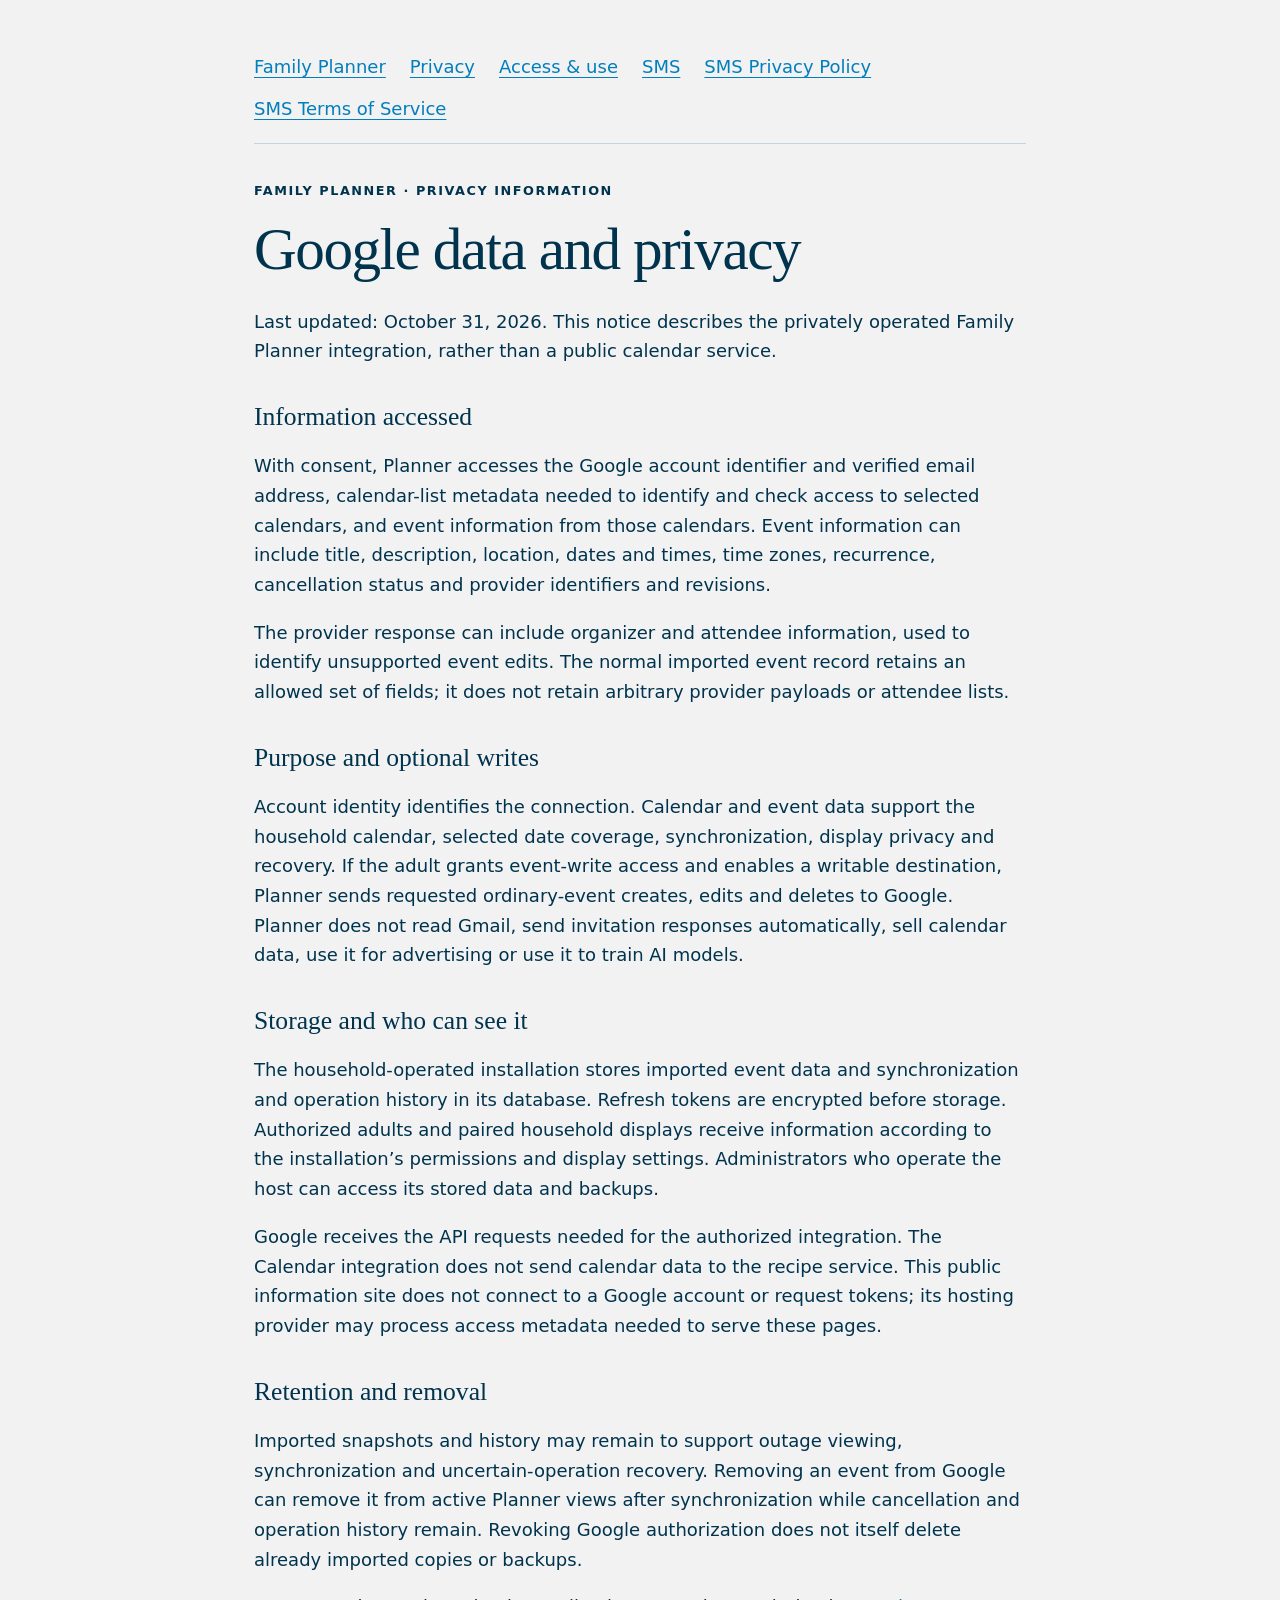
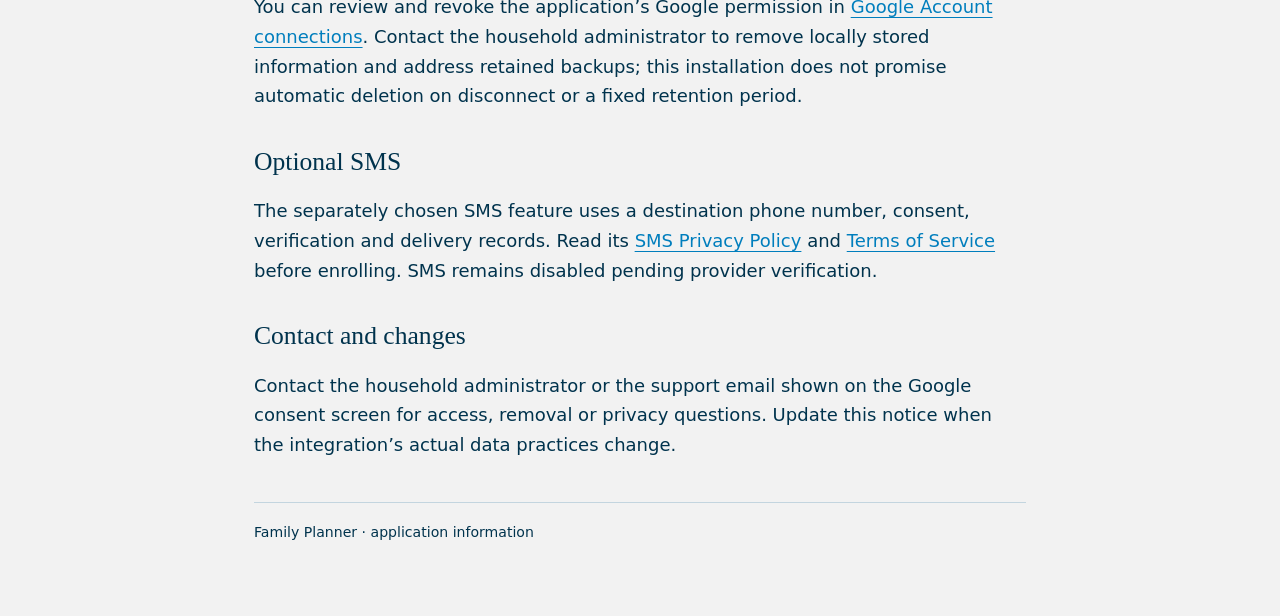
<file: family-planner/privacy.html>
<!doctype html>
<html lang="en">
<head>
<meta charset="utf-8">
<meta name="viewport" content="width=device-width,initial-scale=1">
<meta name="robots" content="noindex">
<title>Family Planner privacy</title>
<link rel="stylesheet" href="info.css">
</head>
<body>
<main>
<nav aria-label="App information"><a href="./">Family Planner</a><a href="privacy.html">Privacy</a><a href="use.html">Access &amp; use</a>
<a href="sms.html">SMS</a><a href="sms-privacy.html">SMS Privacy Policy</a><a href="sms-terms.html">SMS Terms of Service</a></nav>
<p class="eyebrow">Family Planner · privacy information</p>
<h1>Google data and privacy</h1>
<p>Last updated: October 31, 2026. This notice describes the privately operated Family Planner integration, rather than a public calendar service.</p>
<h2>Information accessed</h2>
<p>With consent, Planner accesses the Google account identifier and verified email address, calendar-list metadata needed to identify and check access to selected calendars, and event information from those calendars. Event information can include title, description, location, dates and times, time zones, recurrence, cancellation status and provider identifiers and revisions.</p>
<p>The provider response can include organizer and attendee information, used to identify unsupported event edits. The normal imported event record retains an allowed set of fields; it does not retain arbitrary provider payloads or attendee lists.</p>
<h2>Purpose and optional writes</h2>
<p>Account identity identifies the connection. Calendar and event data support the household calendar, selected date coverage, synchronization, display privacy and recovery. If the adult grants event-write access and enables a writable destination, Planner sends requested ordinary-event creates, edits and deletes to Google. Planner does not read Gmail, send invitation responses automatically, sell calendar data, use it for advertising or use it to train AI models.</p>
<h2>Storage and who can see it</h2>
<p>The household-operated installation stores imported event data and synchronization and operation history in its database. Refresh tokens are encrypted before storage. Authorized adults and paired household displays receive information according to the installation’s permissions and display settings. Administrators who operate the host can access its stored data and backups.</p>
<p>Google receives the API requests needed for the authorized integration. The Calendar integration does not send calendar data to the recipe service. This public information site does not connect to a Google account or request tokens; its hosting provider may process access metadata needed to serve these pages.</p>
<h2>Retention and removal</h2>
<p>Imported snapshots and history may remain to support outage viewing, synchronization and uncertain-operation recovery. Removing an event from Google can remove it from active Planner views after synchronization while cancellation and operation history remain. Revoking Google authorization does not itself delete already imported copies or backups.</p>
<p>You can review and revoke the application’s Google permission in <a href="https://myaccount.google.com/connections">Google Account connections</a>. Contact the household administrator to remove locally stored information and address retained backups; this installation does not promise automatic deletion on disconnect or a fixed retention period.</p>
<h2>Optional SMS</h2>
<p>The separately chosen SMS feature uses a destination phone number, consent, verification and delivery records. Read its <a href="sms-privacy.html">SMS Privacy Policy</a> and <a href="sms-terms.html">Terms of Service</a> before enrolling. SMS remains disabled pending provider verification.</p>
<h2>Contact and changes</h2>
<p>Contact the household administrator or the support email shown on the Google consent screen for access, removal or privacy questions. Update this notice when the integration’s actual data practices change.</p>
<footer>Family Planner · application information</footer>
</main>
</body>
</html>
</file>
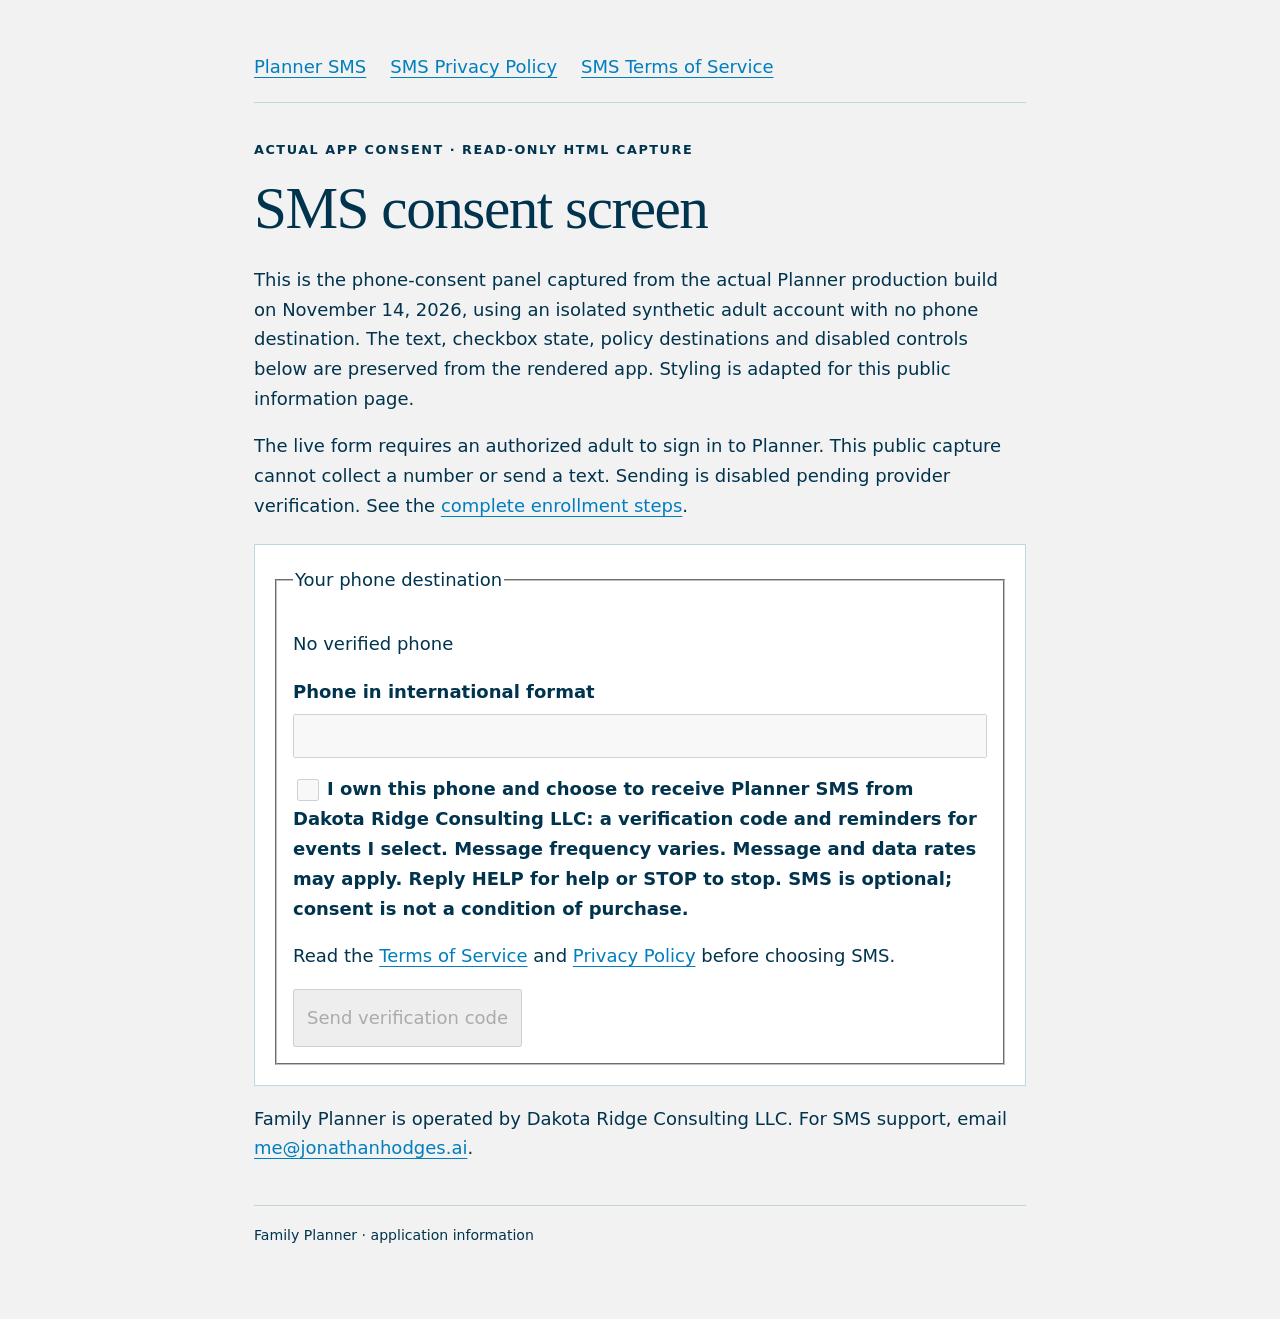
<file: family-planner/sms-consent.html>
<!doctype html>
<html lang="en">
<head>
<meta charset="utf-8">
<meta name="viewport" content="width=device-width,initial-scale=1">
<meta name="robots" content="noindex">
<title>Planner SMS consent screen capture</title>
<link rel="stylesheet" href="info.css">
<style>
.capture { border:1px solid #c3d5df; background:#fff; padding:20px; margin-top:24px }
.capture fieldset { min-width:0; margin:0; padding:16px }
.capture label { display:block; margin:16px 0; font-weight:650 }
.capture input[type="tel"] { display:block; width:100%; min-height:44px; margin-top:8px }
.capture input[type="checkbox"] { width:22px; height:22px; vertical-align:middle; margin-right:8px }
.capture button { padding:12px; font:inherit; max-width:100% }
.capture p { overflow-wrap:anywhere }
</style>
</head>
<body>
<main>
<nav aria-label="App information"><a href="sms.html">Planner SMS</a><a href="sms-privacy.html">SMS Privacy Policy</a><a href="sms-terms.html">SMS Terms of Service</a></nav>
<p class="eyebrow">Actual app consent · read-only HTML capture</p>
<h1>SMS consent screen</h1>
<p>This is the phone-consent panel captured from the actual Planner production build on November 14, 2026, using an isolated synthetic adult account with no phone destination. The text, checkbox state, policy destinations and disabled controls below are preserved from the rendered app. Styling is adapted for this public information page.</p>
<p>The live form requires an authorized adult to sign in to Planner. This public capture cannot collect a number or send a text. Sending is disabled pending provider verification. See the <a href="sms.html">complete enrollment steps</a>.</p>
<section class="capture" aria-label="Captured app consent panel">
<fieldset><legend>Your phone destination</legend><p>No verified phone</p><form><label>Phone in international format<input autocomplete="tel" disabled="" type="tel" value="" style=""></label><label><input disabled="" type="checkbox" style="">I own this phone and choose to receive Planner SMS from Dakota Ridge Consulting LLC: a verification code and reminders for events I select. Message frequency varies. Message and data rates may apply. Reply HELP for help or STOP to stop. SMS is optional; consent is not a condition of purchase.</label><p>Read the <a href="https://jonathanhodges.ai/family-planner/sms-terms.html">Terms of Service</a> and <a href="https://jonathanhodges.ai/family-planner/sms-privacy.html">Privacy Policy</a> before choosing SMS.</p><button disabled="">Send verification code</button></form></fieldset>
</section>
<p>Family Planner is operated by Dakota Ridge Consulting LLC. For SMS support, email <a href="mailto:me@jonathanhodges.ai">me@jonathanhodges.ai</a>.</p>
<footer>Family Planner · application information</footer>
</main>
</body>
</html>
</file>
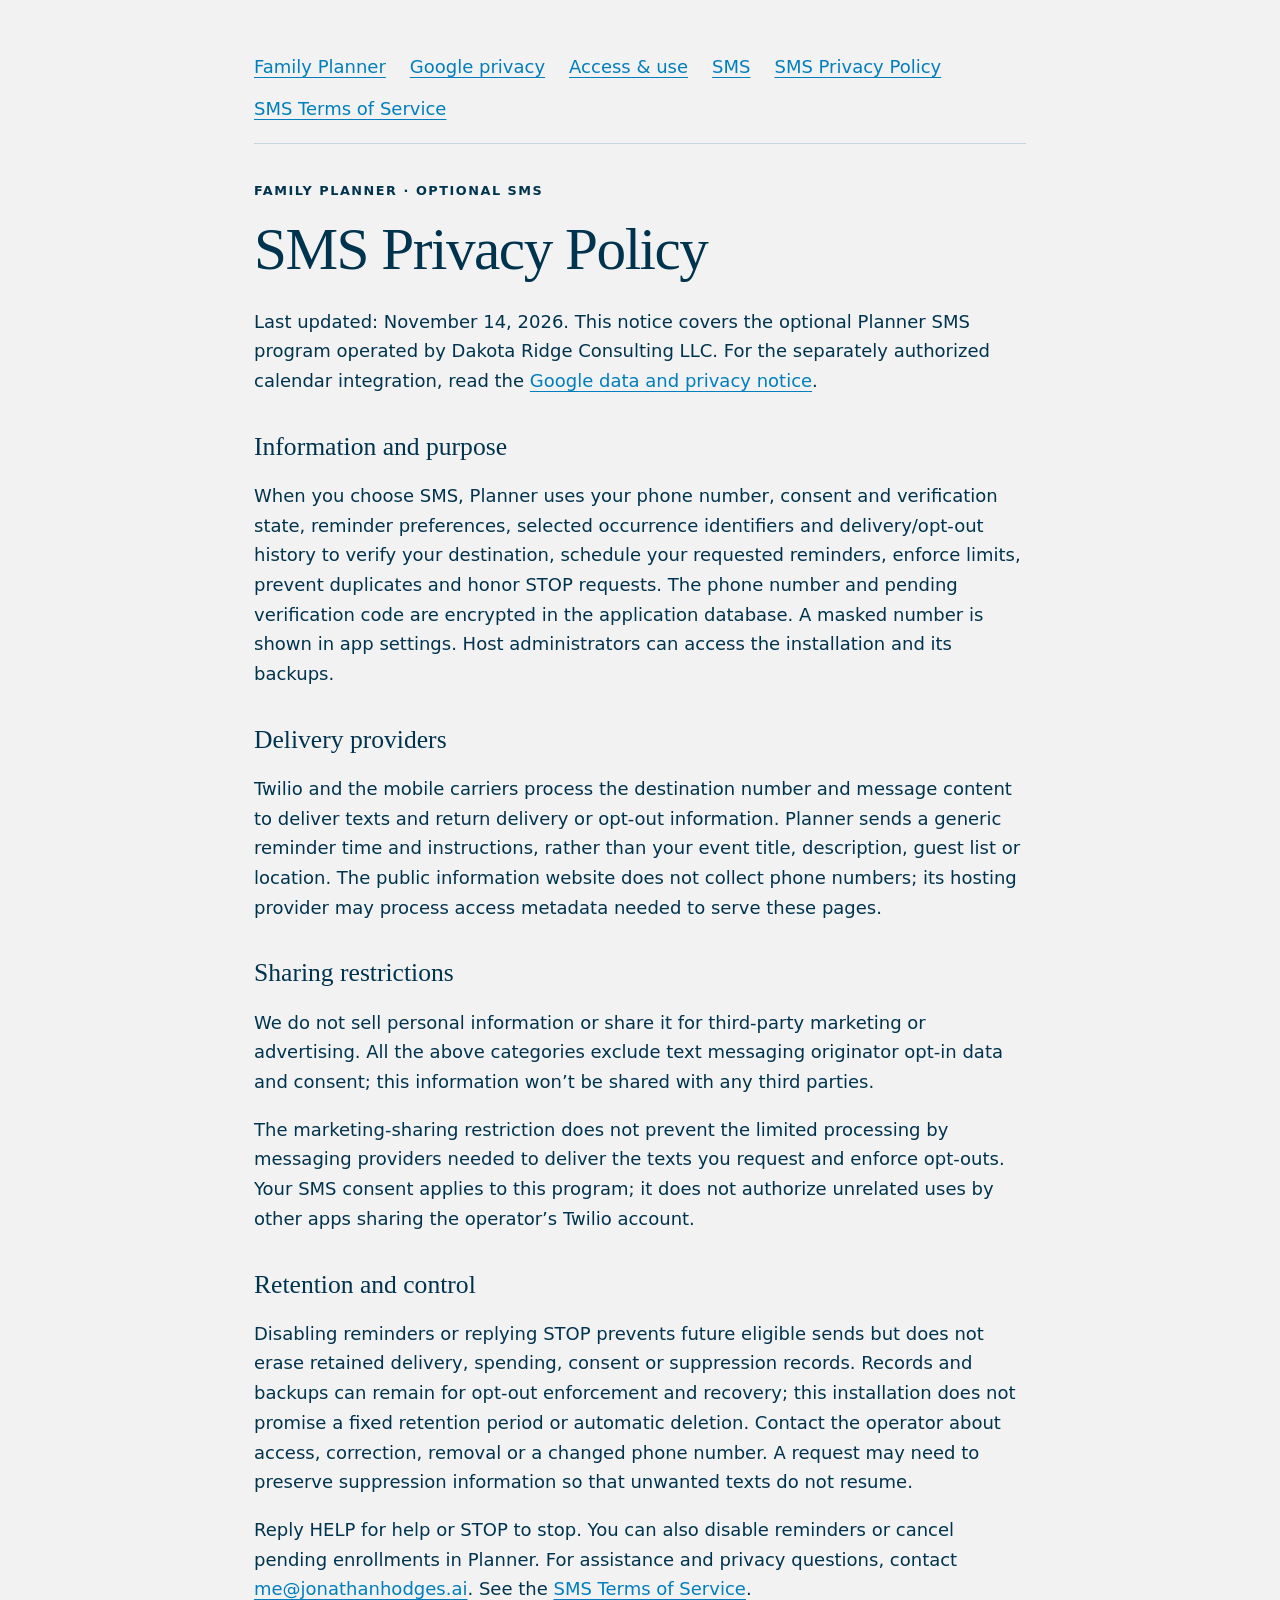
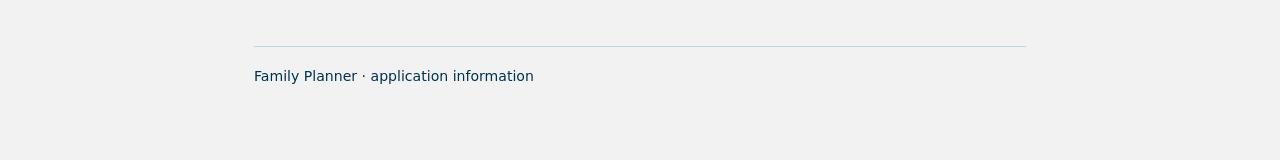
<file: family-planner/sms-privacy.html>
<!doctype html>
<html lang="en">
<head>
<meta charset="utf-8">
<meta name="viewport" content="width=device-width,initial-scale=1">
<meta name="robots" content="noindex">
<title>Planner SMS Privacy Policy</title>
<link rel="stylesheet" href="info.css">
</head>
<body>
<main>
<nav aria-label="App information"><a href="./">Family Planner</a><a href="privacy.html">Google privacy</a><a href="use.html">Access &amp; use</a><a href="sms.html">SMS</a><a href="sms-privacy.html">SMS Privacy Policy</a><a href="sms-terms.html">SMS Terms of Service</a></nav>
<p class="eyebrow">Family Planner · optional SMS</p>
<h1>SMS Privacy Policy</h1>
<p>Last updated: November 14, 2026. This notice covers the optional Planner SMS program operated by Dakota Ridge Consulting LLC. For the separately authorized calendar integration, read the <a href="privacy.html">Google data and privacy notice</a>.</p>
<h2>Information and purpose</h2>
<p>When you choose SMS, Planner uses your phone number, consent and verification state, reminder preferences, selected occurrence identifiers and delivery/opt-out history to verify your destination, schedule your requested reminders, enforce limits, prevent duplicates and honor STOP requests. The phone number and pending verification code are encrypted in the application database. A masked number is shown in app settings. Host administrators can access the installation and its backups.</p>
<h2>Delivery providers</h2>
<p>Twilio and the mobile carriers process the destination number and message content to deliver texts and return delivery or opt-out information. Planner sends a generic reminder time and instructions, rather than your event title, description, guest list or location. The public information website does not collect phone numbers; its hosting provider may process access metadata needed to serve these pages.</p>
<h2>Sharing restrictions</h2>
<p>We do not sell personal information or share it for third-party marketing or advertising. All the above categories exclude text messaging originator opt-in data and consent; this information won’t be shared with any third parties.</p>
<p>The marketing-sharing restriction does not prevent the limited processing by messaging providers needed to deliver the texts you request and enforce opt-outs. Your SMS consent applies to this program; it does not authorize unrelated uses by other apps sharing the operator’s Twilio account.</p>
<h2>Retention and control</h2>
<p>Disabling reminders or replying STOP prevents future eligible sends but does not erase retained delivery, spending, consent or suppression records. Records and backups can remain for opt-out enforcement and recovery; this installation does not promise a fixed retention period or automatic deletion. Contact the operator about access, correction, removal or a changed phone number. A request may need to preserve suppression information so that unwanted texts do not resume.</p>
<p>Reply HELP for help or STOP to stop. You can also disable reminders or cancel pending enrollments in Planner. For assistance and privacy questions, contact <a href="mailto:me@jonathanhodges.ai">me@jonathanhodges.ai</a>. See the <a href="sms-terms.html">SMS Terms of Service</a>.</p>
<footer>Family Planner · application information</footer>
</main>
</body>
</html>
</file>
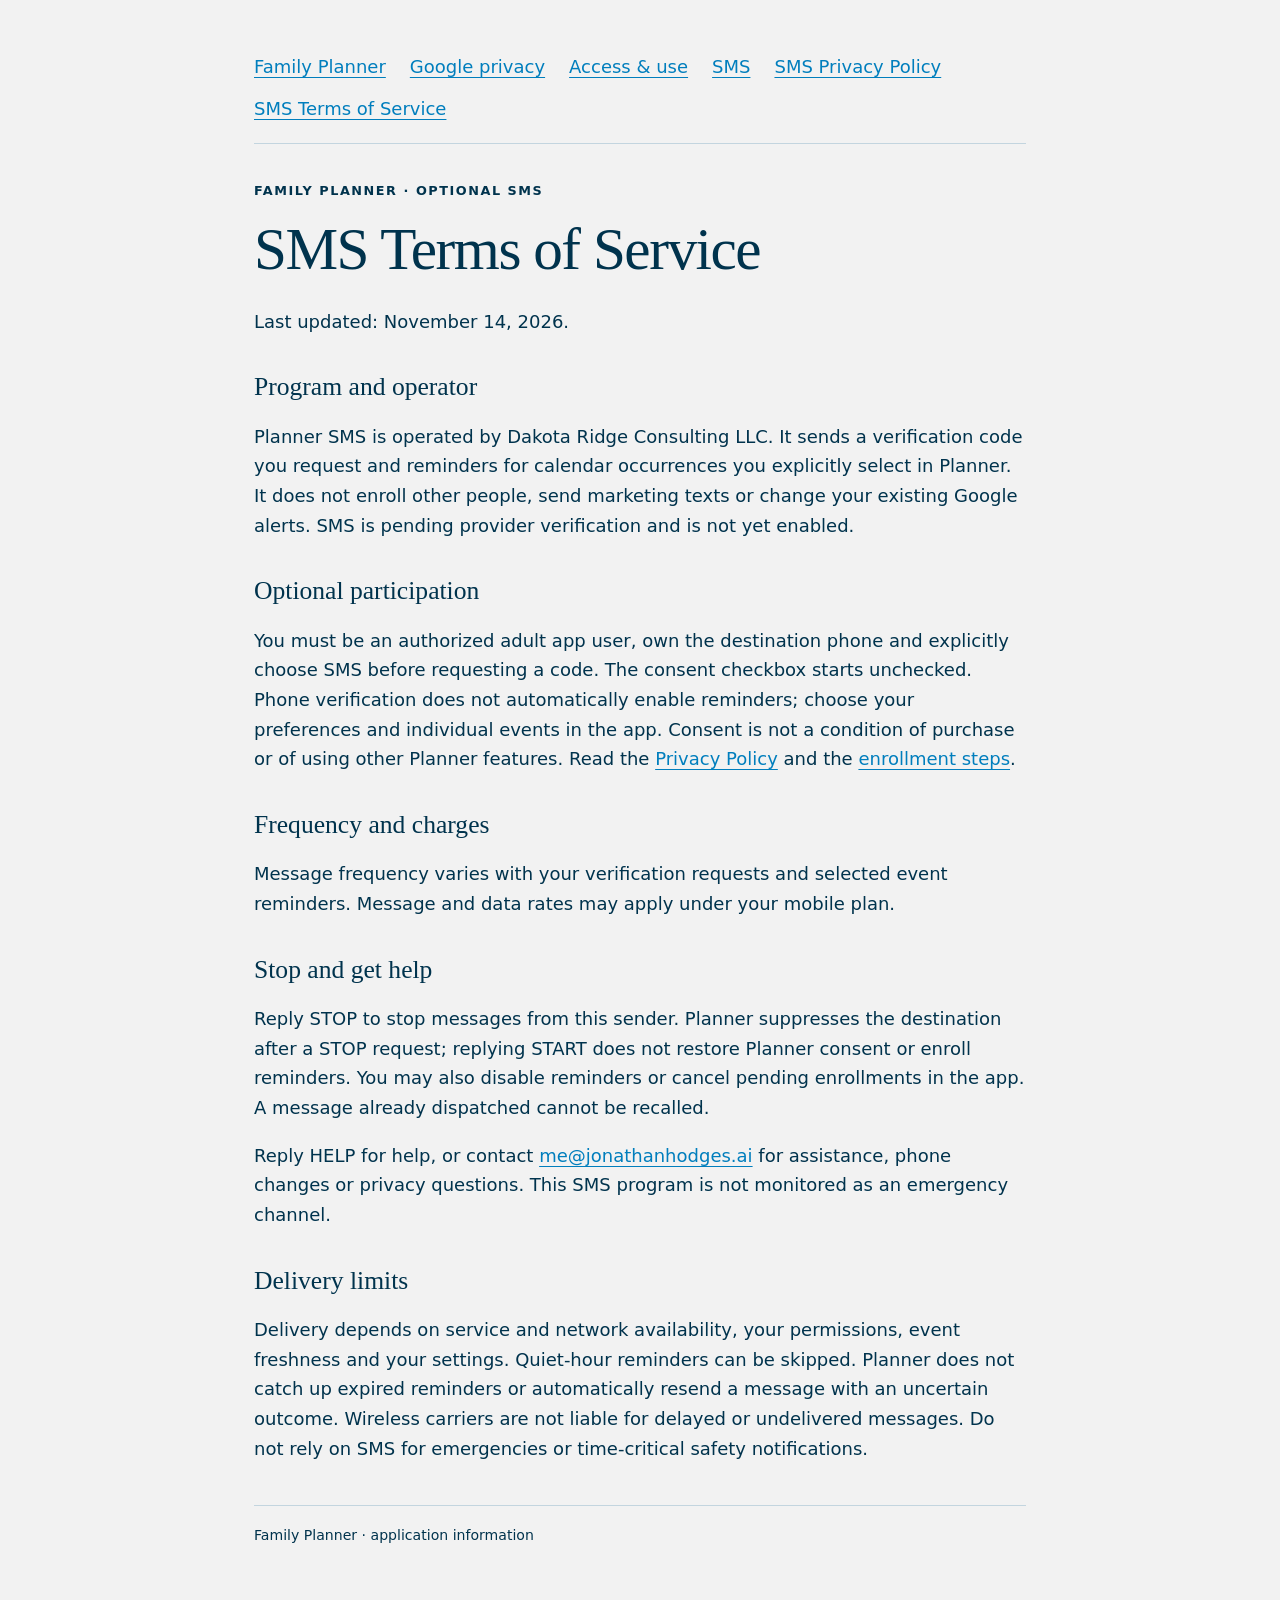
<file: family-planner/sms-terms.html>
<!doctype html>
<html lang="en">
<head>
<meta charset="utf-8">
<meta name="viewport" content="width=device-width,initial-scale=1">
<meta name="robots" content="noindex">
<title>Planner SMS Terms of Service</title>
<link rel="stylesheet" href="info.css">
</head>
<body>
<main>
<nav aria-label="App information"><a href="./">Family Planner</a><a href="privacy.html">Google privacy</a><a href="use.html">Access &amp; use</a><a href="sms.html">SMS</a><a href="sms-privacy.html">SMS Privacy Policy</a><a href="sms-terms.html">SMS Terms of Service</a></nav>
<p class="eyebrow">Family Planner · optional SMS</p>
<h1>SMS Terms of Service</h1>
<p>Last updated: November 14, 2026.</p>
<h2>Program and operator</h2>
<p>Planner SMS is operated by Dakota Ridge Consulting LLC. It sends a verification code you request and reminders for calendar occurrences you explicitly select in Planner. It does not enroll other people, send marketing texts or change your existing Google alerts. SMS is pending provider verification and is not yet enabled.</p>
<h2>Optional participation</h2>
<p>You must be an authorized adult app user, own the destination phone and explicitly choose SMS before requesting a code. The consent checkbox starts unchecked. Phone verification does not automatically enable reminders; choose your preferences and individual events in the app. Consent is not a condition of purchase or of using other Planner features. Read the <a href="sms-privacy.html">Privacy Policy</a> and the <a href="sms.html">enrollment steps</a>.</p>
<h2>Frequency and charges</h2>
<p>Message frequency varies with your verification requests and selected event reminders. Message and data rates may apply under your mobile plan.</p>
<h2>Stop and get help</h2>
<p>Reply STOP to stop messages from this sender. Planner suppresses the destination after a STOP request; replying START does not restore Planner consent or enroll reminders. You may also disable reminders or cancel pending enrollments in the app. A message already dispatched cannot be recalled.</p>
<p>Reply HELP for help, or contact <a href="mailto:me@jonathanhodges.ai">me@jonathanhodges.ai</a> for assistance, phone changes or privacy questions. This SMS program is not monitored as an emergency channel.</p>
<h2>Delivery limits</h2>
<p>Delivery depends on service and network availability, your permissions, event freshness and your settings. Quiet-hour reminders can be skipped. Planner does not catch up expired reminders or automatically resend a message with an uncertain outcome. Wireless carriers are not liable for delayed or undelivered messages. Do not rely on SMS for emergencies or time-critical safety notifications.</p>
<footer>Family Planner · application information</footer>
</main>
</body>
</html>
</file>
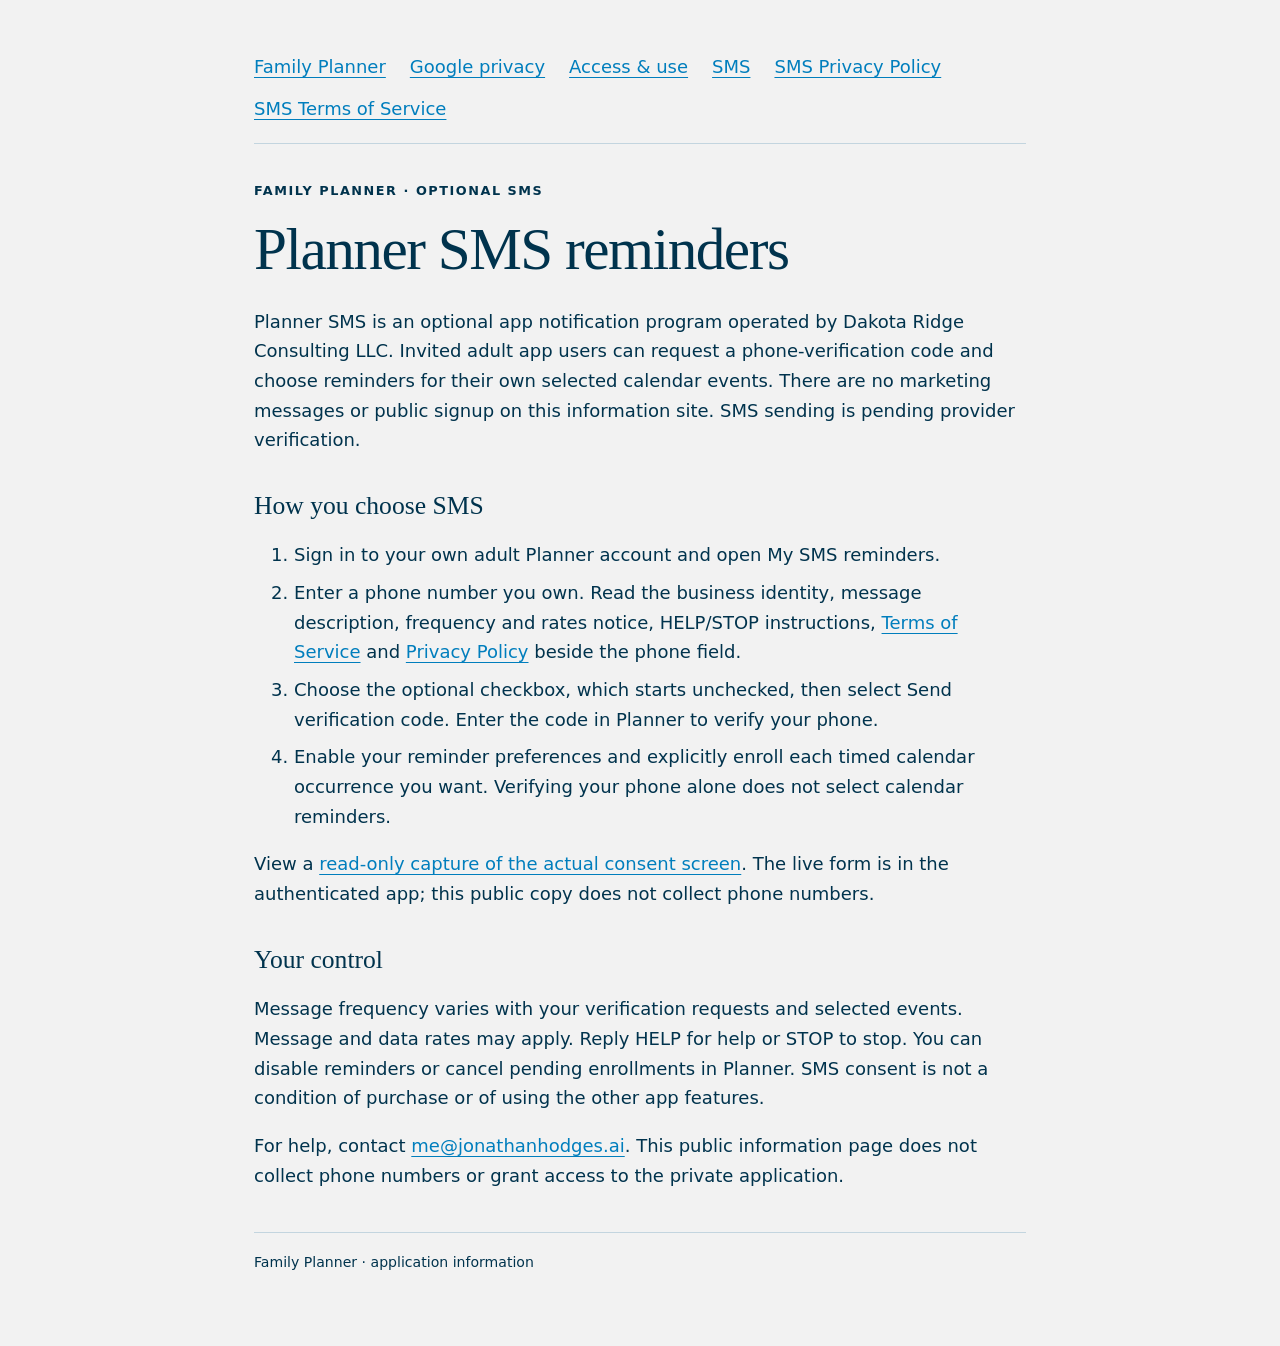
<file: family-planner/sms.html>
<!doctype html>
<html lang="en">
<head>
<meta charset="utf-8">
<meta name="viewport" content="width=device-width,initial-scale=1">
<meta name="robots" content="noindex">
<title>Planner SMS reminders</title>
<link rel="stylesheet" href="info.css">
</head>
<body>
<main>
<nav aria-label="App information"><a href="./">Family Planner</a><a href="privacy.html">Google privacy</a><a href="use.html">Access &amp; use</a><a href="sms.html">SMS</a><a href="sms-privacy.html">SMS Privacy Policy</a><a href="sms-terms.html">SMS Terms of Service</a></nav>
<p class="eyebrow">Family Planner · optional SMS</p>
<h1>Planner SMS reminders</h1>
<p>Planner SMS is an optional app notification program operated by Dakota Ridge Consulting LLC. Invited adult app users can request a phone-verification code and choose reminders for their own selected calendar events. There are no marketing messages or public signup on this information site. SMS sending is pending provider verification.</p>
<h2>How you choose SMS</h2>
<ol><li>Sign in to your own adult Planner account and open My SMS reminders.</li><li>Enter a phone number you own. Read the business identity, message description, frequency and rates notice, HELP/STOP instructions, <a href="sms-terms.html">Terms of Service</a> and <a href="sms-privacy.html">Privacy Policy</a> beside the phone field.</li><li>Choose the optional checkbox, which starts unchecked, then select Send verification code. Enter the code in Planner to verify your phone.</li><li>Enable your reminder preferences and explicitly enroll each timed calendar occurrence you want. Verifying your phone alone does not select calendar reminders.</li></ol>
<p>View a <a href="sms-consent.html">read-only capture of the actual consent screen</a>. The live form is in the authenticated app; this public copy does not collect phone numbers.</p>
<h2>Your control</h2>
<p>Message frequency varies with your verification requests and selected events. Message and data rates may apply. Reply HELP for help or STOP to stop. You can disable reminders or cancel pending enrollments in Planner. SMS consent is not a condition of purchase or of using the other app features.</p>
<p>For help, contact <a href="mailto:me@jonathanhodges.ai">me@jonathanhodges.ai</a>. This public information page does not collect phone numbers or grant access to the private application.</p>
<footer>Family Planner · application information</footer>
</main>
</body>
</html>
</file>
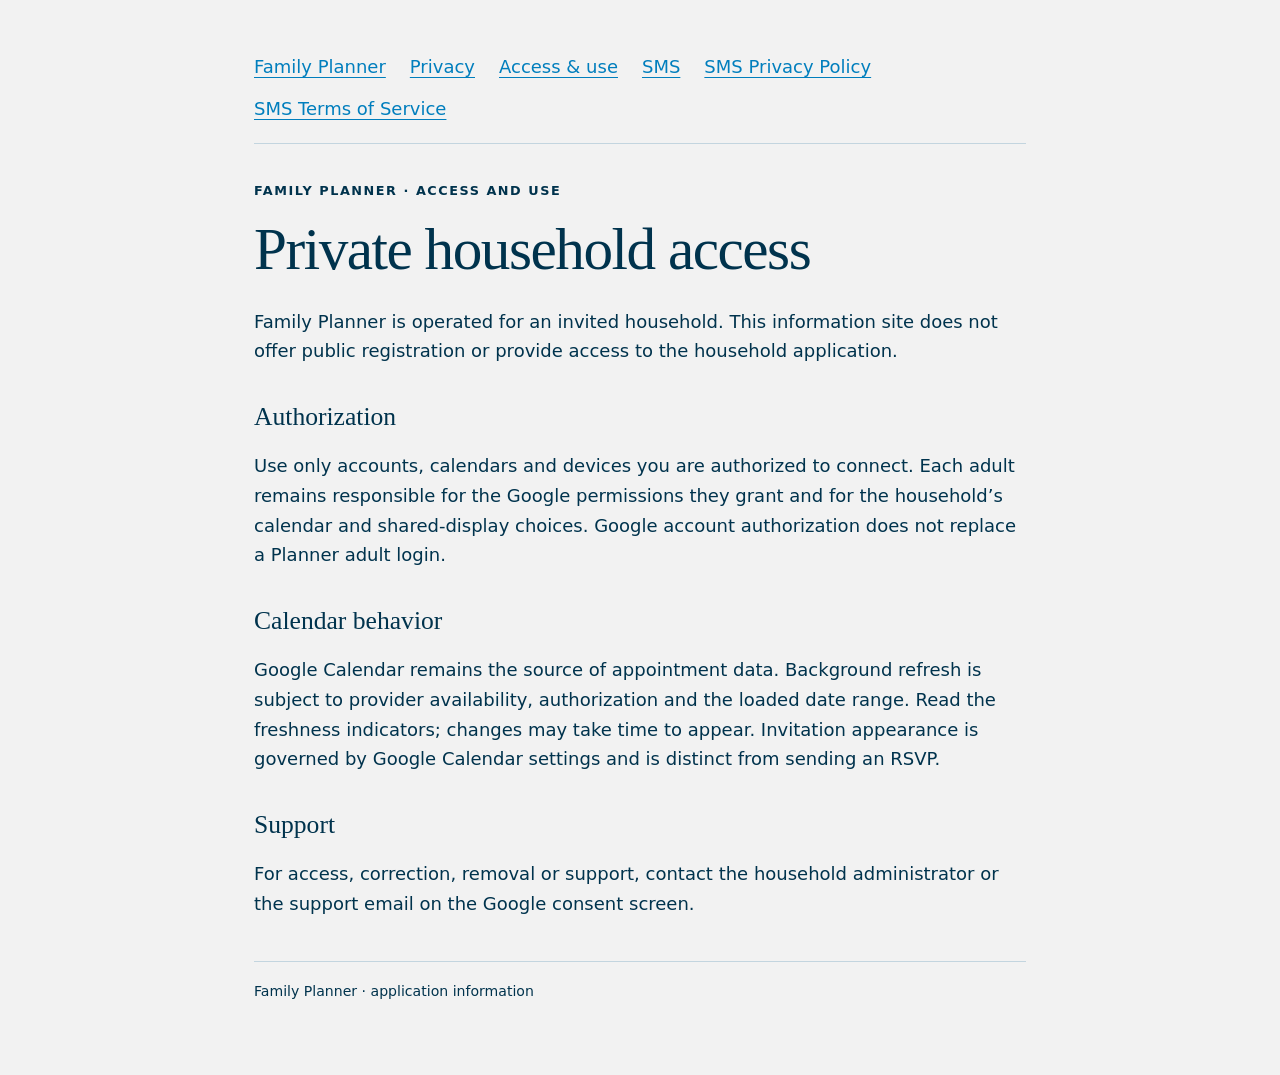
<file: family-planner/use.html>
<!doctype html>
<html lang="en">
<head>
<meta charset="utf-8">
<meta name="viewport" content="width=device-width,initial-scale=1">
<meta name="robots" content="noindex">
<title>Family Planner access and use</title>
<link rel="stylesheet" href="info.css">
</head>
<body>
<main>
<nav aria-label="App information"><a href="./">Family Planner</a><a href="privacy.html">Privacy</a><a href="use.html">Access &amp; use</a>
<a href="sms.html">SMS</a><a href="sms-privacy.html">SMS Privacy Policy</a><a href="sms-terms.html">SMS Terms of Service</a></nav>
<p class="eyebrow">Family Planner · access and use</p>
<h1>Private household access</h1>
<p>Family Planner is operated for an invited household. This information site does not offer public registration or provide access to the household application.</p>
<h2>Authorization</h2>
<p>Use only accounts, calendars and devices you are authorized to connect. Each adult remains responsible for the Google permissions they grant and for the household’s calendar and shared-display choices. Google account authorization does not replace a Planner adult login.</p>
<h2>Calendar behavior</h2>
<p>Google Calendar remains the source of appointment data. Background refresh is subject to provider availability, authorization and the loaded date range. Read the freshness indicators; changes may take time to appear. Invitation appearance is governed by Google Calendar settings and is distinct from sending an RSVP.</p>
<h2>Support</h2>
<p>For access, correction, removal or support, contact the household administrator or the support email on the Google consent screen.</p>
<footer>Family Planner · application information</footer>
</main>
</body>
</html>
</file>
<file: styles.css>
:root {
  --ink: #172329;
  --ink-soft: #425157;
  --forest: #102f34;
  --forest-mid: #1d4d52;
  --teal: #1a7178;
  --teal-light: #d9e9e7;
  --paper: #f7f5ef;
  --paper-deep: #efebe2;
  --white: #fffdf8;
  --line: #d9d5cb;
  --line-dark: rgba(255, 255, 255, 0.18);
  --serif: "Source Serif 4", Georgia, serif;
  --sans: "Manrope", system-ui, -apple-system, "Segoe UI", sans-serif;
  --shell: 1180px;
  --radius: 18px;
  --shadow: 0 22px 60px rgba(23, 35, 41, 0.10);
  --ease: cubic-bezier(0.16, 1, 0.3, 1);
}

*, *::before, *::after { box-sizing: border-box; }

html {
  scroll-behavior: smooth;
  scroll-padding-top: 84px;
}

body {
  margin: 0;
  background: var(--paper);
  color: var(--ink);
  font-family: var(--sans);
  font-size: 16px;
  line-height: 1.65;
  -webkit-font-smoothing: antialiased;
  text-rendering: optimizeLegibility;
}

img { max-width: 100%; }

a {
  color: inherit;
  text-decoration: none;
}

h1, h2, h3, p { margin-top: 0; }

h1, h2, h3 {
  font-family: var(--serif);
  font-weight: 600;
  line-height: 1.08;
  letter-spacing: -0.025em;
}

.shell {
  width: min(var(--shell), calc(100% - 48px));
  margin-inline: auto;
}

.sr-only {
  position: absolute;
  width: 1px;
  height: 1px;
  padding: 0;
  margin: -1px;
  overflow: hidden;
  clip: rect(0, 0, 0, 0);
  white-space: nowrap;
  border: 0;
}

.skip-link {
  position: fixed;
  left: 1rem;
  top: -5rem;
  z-index: 1000;
  padding: 0.7rem 1rem;
  background: var(--white);
  color: var(--forest);
  border-radius: 0 0 8px 8px;
}

.skip-link:focus { top: 0; }

/* Navigation */
.site-header {
  position: sticky;
  top: 0;
  z-index: 100;
  background: rgba(247, 245, 239, 0.92);
  border-bottom: 1px solid rgba(23, 35, 41, 0.11);
  backdrop-filter: blur(18px);
}

.nav-shell {
  width: min(1240px, calc(100% - 40px));
  min-height: 74px;
  margin-inline: auto;
  display: grid;
  grid-template-columns: auto 1fr auto;
  align-items: center;
  gap: 2rem;
}

.brand {
  display: inline-flex;
  align-items: center;
  gap: 0.75rem;
  font-size: 0.94rem;
  font-weight: 700;
  letter-spacing: -0.01em;
}

.brand-mark {
  width: 34px;
  height: 34px;
  display: grid;
  place-items: center;
  border-radius: 50%;
  background: var(--forest);
  color: var(--white);
  font-size: 0.68rem;
  letter-spacing: 0.05em;
}

.primary-nav {
  display: flex;
  justify-content: center;
  align-items: center;
  gap: clamp(1.2rem, 2.6vw, 2.15rem);
}

.primary-nav a {
  position: relative;
  color: var(--ink-soft);
  font-size: 0.82rem;
  font-weight: 600;
}

.primary-nav a::after {
  content: "";
  position: absolute;
  left: 0;
  right: 100%;
  bottom: -7px;
  height: 1px;
  background: var(--teal);
  transition: right 0.25s var(--ease);
}

.primary-nav a:hover::after,
.primary-nav a:focus-visible::after { right: 0; }

.nav-contact {
  padding: 0.65rem 1rem;
  border: 1px solid var(--forest);
  border-radius: 999px;
  color: var(--forest);
  font-size: 0.78rem;
  font-weight: 700;
  transition: background 0.2s ease, color 0.2s ease;
}

.nav-contact:hover,
.nav-contact:focus-visible {
  background: var(--forest);
  color: var(--white);
}

.nav-toggle { display: none; }

/* Hero */
.hero {
  position: relative;
  overflow: hidden;
  padding: clamp(4.5rem, 9vw, 8rem) 0 0;
}

.hero::before {
  content: "";
  position: absolute;
  width: 540px;
  height: 540px;
  top: -340px;
  right: -80px;
  border: 1px solid rgba(26, 113, 120, 0.18);
  border-radius: 50%;
  box-shadow: 0 0 0 70px rgba(26, 113, 120, 0.025), 0 0 0 140px rgba(26, 113, 120, 0.02);
  pointer-events: none;
}

.hero-grid {
  display: grid;
  grid-template-columns: minmax(0, 1.08fr) minmax(330px, 0.72fr);
  gap: clamp(3rem, 8vw, 7rem);
  align-items: center;
}

.eyebrow,
.section-kicker {
  margin-bottom: 1.1rem;
  color: var(--teal);
  font-size: 0.72rem;
  font-weight: 700;
  letter-spacing: 0.14em;
  text-transform: uppercase;
}

.hero h1 {
  margin-bottom: 1.1rem;
  font-size: clamp(3.4rem, 7.3vw, 6.7rem);
  color: var(--forest);
}

.hero-statement {
  max-width: 760px;
  margin-bottom: 1.5rem;
  font-family: var(--serif);
  font-size: clamp(1.75rem, 3.4vw, 3rem);
  line-height: 1.1;
  letter-spacing: -0.025em;
  color: var(--ink);
}

.hero-summary {
  max-width: 690px;
  margin-bottom: 1rem;
  font-size: clamp(1.06rem, 1.7vw, 1.28rem);
  line-height: 1.62;
  color: var(--ink);
}

.hero-context {
  max-width: 660px;
  margin-bottom: 2rem;
  color: var(--ink-soft);
  font-size: 0.95rem;
}

.hero-actions {
  display: flex;
  align-items: center;
  gap: 0.85rem;
  flex-wrap: wrap;
}

.button {
  display: inline-flex;
  align-items: center;
  justify-content: center;
  min-height: 48px;
  padding: 0.7rem 1.25rem;
  border-radius: 999px;
  font-size: 0.82rem;
  font-weight: 700;
  transition: transform 0.2s var(--ease), box-shadow 0.2s ease, background 0.2s ease;
}

.button:hover,
.button:focus-visible { transform: translateY(-2px); }

.button-primary {
  background: var(--forest);
  color: var(--white);
  box-shadow: 0 8px 22px rgba(16, 47, 52, 0.18);
}

.button-primary:hover { box-shadow: 0 12px 30px rgba(16, 47, 52, 0.24); }

.button-secondary {
  border: 1px solid var(--line);
  background: rgba(255, 253, 248, 0.6);
  color: var(--ink);
}

.button-secondary:hover { background: var(--white); }

.portrait-wrap {
  position: relative;
  align-self: stretch;
  min-height: 610px;
  padding: 0;
}

.portrait-wrap img {
  position: relative;
  z-index: 2;
  width: 100%;
  height: 100%;
  min-height: 590px;
  display: block;
  object-fit: cover;
  object-position: center 18%;
  border-radius: 220px 220px 20px 20px;
  box-shadow: var(--shadow);
}

.portrait-note {
  position: absolute;
  z-index: 3;
  right: 0;
  bottom: 0;
  display: flex;
  flex-direction: column;
  gap: 0.15rem;
  padding: 0.9rem 1.1rem;
  border-radius: 12px;
  background: var(--white);
  border: 1px solid var(--line);
  box-shadow: 0 12px 32px rgba(23, 35, 41, 0.12);
  color: var(--forest);
  font-size: 0.72rem;
  font-weight: 700;
  text-transform: uppercase;
  letter-spacing: 0.06em;
}

.proof-row {
  margin-top: clamp(4rem, 7vw, 6rem);
  display: grid;
  grid-template-columns: repeat(4, 1fr);
  border-top: 1px solid var(--line);
  border-bottom: 1px solid var(--line);
}

.proof-item {
  min-height: 132px;
  padding: 1.7rem clamp(0.8rem, 2.4vw, 2rem);
  display: flex;
  flex-direction: column;
  justify-content: center;
  border-right: 1px solid var(--line);
}

.proof-item:first-child { padding-left: 0; }
.proof-item:last-child { border-right: 0; }

.proof-item strong {
  font-family: var(--serif);
  color: var(--teal);
  font-size: clamp(2rem, 4vw, 3.2rem);
  font-weight: 600;
  line-height: 1;
}

.proof-item span {
  margin-top: 0.45rem;
  color: var(--ink-soft);
  font-size: 0.72rem;
  font-weight: 600;
  letter-spacing: 0.04em;
  text-transform: uppercase;
}

/* Shared sections */
.section { padding: clamp(5rem, 10vw, 9rem) 0; }
.section-paper { background: var(--paper); }

.section-heading {
  max-width: 760px;
  margin-bottom: clamp(2.5rem, 5vw, 4rem);
}

.section-heading h2,
.section-intro h2,
.about-copy h2,
.contact-inner h2 {
  margin-bottom: 1.25rem;
  color: var(--forest);
  font-size: clamp(2.3rem, 5vw, 4.3rem);
}

.section-heading > p:last-child,
.section-intro > p:last-child {
  max-width: 660px;
  margin-bottom: 0;
  color: var(--ink-soft);
  font-size: 1.02rem;
}

.heading-row {
  max-width: none;
  display: flex;
  align-items: flex-end;
  justify-content: space-between;
  gap: 2rem;
}

.heading-row > div { max-width: 760px; }
.heading-row h2 { margin-bottom: 0; }

.text-link,
.project-link {
  color: var(--teal);
  font-size: 0.82rem;
  font-weight: 700;
  white-space: nowrap;
}

/* Approach */
.approach-grid {
  display: grid;
  grid-template-columns: minmax(0, 0.78fr) minmax(0, 1.22fr);
  gap: clamp(3rem, 10vw, 8rem);
  align-items: start;
}

.sticky-intro {
  position: sticky;
  top: 120px;
}

.approach-list { border-top: 1px solid var(--line); }

.approach-item {
  display: grid;
  grid-template-columns: 52px 1fr;
  gap: 1rem;
  padding: 2rem 0;
  border-bottom: 1px solid var(--line);
}

.approach-number {
  padding-top: 0.18rem;
  color: var(--teal);
  font-size: 0.72rem;
  font-weight: 700;
  letter-spacing: 0.1em;
}

.approach-item h3 {
  margin-bottom: 0.65rem;
  color: var(--ink);
  font-size: clamp(1.35rem, 2.3vw, 1.8rem);
}

.approach-item p {
  max-width: 650px;
  margin-bottom: 0;
  color: var(--ink-soft);
  font-size: 0.94rem;
}

/* Capabilities */
.capabilities-section {
  background: var(--forest);
  color: var(--white);
}

.capabilities-section .section-kicker { color: #9ac9c8; }
.capabilities-section .section-heading h2 { color: var(--white); }

.capability-grid {
  display: grid;
  grid-template-columns: repeat(3, 1fr);
  border-top: 1px solid var(--line-dark);
  border-bottom: 1px solid var(--line-dark);
}

.capability {
  padding: 2.5rem clamp(1.4rem, 3vw, 2.4rem);
  border-right: 1px solid var(--line-dark);
}

.capability:first-child { padding-left: 0; }
.capability:last-child { border-right: 0; }

.capability-label,
.project-type,
.insight > span,
.insight > div > span,
.ride-card span {
  margin-bottom: 1.2rem;
  color: #9ac9c8;
  font-size: 0.68rem;
  font-weight: 700;
  letter-spacing: 0.12em;
  text-transform: uppercase;
}

.capability h3 {
  margin-bottom: 1rem;
  color: var(--white);
  font-size: clamp(1.5rem, 2.5vw, 2rem);
}

.capability > p:last-child {
  margin-bottom: 0;
  color: rgba(255, 253, 248, 0.72);
  font-size: 0.92rem;
}

/* Experience */
.experience-section { background: var(--white); }

.role-list { border-top: 1px solid var(--line); }

.role {
  display: grid;
  grid-template-columns: minmax(190px, 0.38fr) minmax(0, 1fr);
  gap: 2.5rem;
  padding: 2.2rem 0;
  border-bottom: 1px solid var(--line);
}

.role-meta {
  display: flex;
  flex-direction: column;
  color: var(--ink-soft);
  font-size: 0.72rem;
  font-weight: 700;
  letter-spacing: 0.07em;
  text-transform: uppercase;
}

.role-meta span:last-child {
  margin-top: 0.35rem;
  color: var(--teal);
}

.role-body {
  display: grid;
  grid-template-columns: minmax(220px, 0.72fr) minmax(0, 1fr);
  gap: clamp(1.5rem, 5vw, 4rem);
  align-items: start;
}

.role-body h3 {
  margin-bottom: 0;
  font-size: clamp(1.45rem, 2.6vw, 2rem);
}

.role-body p {
  margin-bottom: 0;
  color: var(--ink-soft);
  font-size: 0.94rem;
}

.enterprise-band {
  margin-top: 4rem;
  padding: 1.5rem 0;
  border-top: 1px solid var(--line);
  border-bottom: 1px solid var(--line);
}

.enterprise-band > p {
  margin-bottom: 1.25rem;
  color: var(--ink-soft);
  font-size: 0.68rem;
  font-weight: 700;
  letter-spacing: 0.12em;
  text-transform: uppercase;
}

.enterprise-names {
  display: flex;
  align-items: center;
  gap: 0;
  overflow-x: auto;
  scrollbar-width: none;
}

.enterprise-names::-webkit-scrollbar { display: none; }

.enterprise-names span {
  flex: 0 0 auto;
  padding: 0 1.35rem;
  border-right: 1px solid var(--line);
  font-family: var(--serif);
  font-size: 1.08rem;
  color: var(--forest);
}

.enterprise-names span:first-child { padding-left: 0; }
.enterprise-names span:last-child { border-right: 0; }

/* Work */
.work-section { background: var(--paper-deep); }

.featured-work {
  display: grid;
  grid-template-columns: minmax(0, 1.05fr) minmax(360px, 0.95fr);
  gap: clamp(3rem, 8vw, 6rem);
  padding: clamp(2rem, 5vw, 4rem);
  border-radius: var(--radius);
  background: var(--white);
  border: 1px solid var(--line);
  box-shadow: var(--shadow);
}

.work-label-row {
  display: flex;
  gap: 0.8rem;
  flex-wrap: wrap;
  margin-bottom: 1.5rem;
}

.work-label,
.work-status {
  display: inline-flex;
  align-items: center;
  padding: 0.32rem 0.65rem;
  border-radius: 999px;
  font-size: 0.62rem;
  font-weight: 700;
  letter-spacing: 0.09em;
  text-transform: uppercase;
}

.work-label {
  background: var(--forest);
  color: var(--white);
}

.work-status {
  background: var(--teal-light);
  color: var(--forest);
}

.work-copy h3 {
  max-width: 640px;
  margin-bottom: 1.25rem;
  color: var(--forest);
  font-size: clamp(2.1rem, 4vw, 3.5rem);
}

.work-lead {
  color: var(--ink);
  font-size: 1.05rem;
}

.work-copy > p:not(.work-lead) {
  color: var(--ink-soft);
  font-size: 0.92rem;
}

.work-tags {
  display: flex;
  flex-wrap: wrap;
  gap: 0.45rem;
  margin-top: 1.6rem;
}

.work-tags span {
  padding: 0.28rem 0.6rem;
  border: 1px solid var(--line);
  border-radius: 999px;
  color: var(--ink-soft);
  font-size: 0.67rem;
  font-weight: 700;
}

.system-map {
  align-self: center;
  padding: 2rem;
  border-radius: 14px;
  background: var(--forest);
}

.map-node {
  min-height: 70px;
  padding: 0.9rem 1rem;
  display: grid;
  grid-template-columns: 34px 1fr auto;
  gap: 0.6rem;
  align-items: center;
  border: 1px solid rgba(255, 255, 255, 0.16);
  border-radius: 10px;
  color: var(--white);
}

.map-node span {
  color: #9ac9c8;
  font-size: 0.66rem;
  font-weight: 700;
}

.map-node strong {
  font-family: var(--serif);
  font-size: 1.05rem;
}

.map-node small {
  color: rgba(255, 255, 255, 0.6);
  font-size: 0.68rem;
}

.map-source { border-color: rgba(154, 201, 200, 0.55); }
.map-result { background: var(--teal-light); color: var(--forest); }
.map-result small { color: var(--forest-mid); }

.map-line {
  width: 1px;
  height: 18px;
  margin-left: 27px;
  background: rgba(255, 255, 255, 0.28);
}

.project-grid {
  display: grid;
  grid-template-columns: repeat(3, 1fr);
  margin-top: 2rem;
  border-top: 1px solid var(--line);
  border-bottom: 1px solid var(--line);
}

.project {
  min-height: 295px;
  padding: 2.1rem;
  display: flex;
  flex-direction: column;
  border-right: 1px solid var(--line);
  transition: background 0.2s ease;
}

.project:first-child { padding-left: 0; }
.project:last-child { border-right: 0; }
.project:hover { background: rgba(255, 253, 248, 0.55); }

.project-type { color: var(--teal); }

.project h3 {
  margin-bottom: 0.9rem;
  color: var(--forest);
  font-size: 1.7rem;
}

.project p {
  margin-bottom: 1.6rem;
  color: var(--ink-soft);
  font-size: 0.88rem;
}

.project-link { margin-top: auto; }

.next-lab {
  margin-top: 2rem;
  padding-left: 1rem;
  border-left: 3px solid var(--teal);
}

.next-lab p {
  margin-bottom: 0;
  color: var(--ink-soft);
  font-size: 0.84rem;
}

/* Insights */
.insights-section { background: var(--white); }

.insight-grid {
  display: grid;
  grid-template-columns: 1.5fr 0.75fr 0.75fr;
  gap: 1.25rem;
}

.insight {
  min-height: 290px;
  padding: 2rem;
  display: flex;
  flex-direction: column;
  justify-content: flex-end;
  border: 1px solid var(--line);
  border-radius: 14px;
  background: var(--paper);
  transition: transform 0.25s var(--ease), box-shadow 0.25s ease;
}

.insight:hover {
  transform: translateY(-4px);
  box-shadow: 0 16px 34px rgba(23, 35, 41, 0.09);
}

.insight > span,
.insight > div > span { color: var(--teal); }

.insight h3 {
  margin-bottom: 0.8rem;
  color: var(--forest);
  font-size: clamp(1.35rem, 2.5vw, 2rem);
}

.insight p {
  margin-bottom: 0;
  color: var(--ink-soft);
  font-size: 0.86rem;
}

.insight-featured {
  padding: 0;
  display: grid;
  grid-template-columns: 0.62fr 1fr;
  overflow: hidden;
  background: var(--forest);
}

.insight-featured img {
  width: 100%;
  height: 100%;
  min-height: 370px;
  object-fit: cover;
  object-position: center top;
}

.insight-featured > div {
  align-self: end;
  padding: 2rem;
}

.insight-featured h3 { color: var(--white); }
.insight-featured p { color: rgba(255, 255, 255, 0.72); }

/* About */
.about-section { background: var(--paper); }

.about-grid {
  display: grid;
  grid-template-columns: minmax(0, 0.9fr) minmax(360px, 0.75fr);
  gap: clamp(3rem, 9vw, 7rem);
  align-items: center;
}

.about-lead {
  max-width: 660px;
  margin-bottom: 2.3rem;
  color: var(--ink);
  font-family: var(--serif);
  font-size: clamp(1.25rem, 2.4vw, 1.8rem);
  line-height: 1.35;
}

.community-list {
  display: grid;
  grid-template-columns: repeat(2, 1fr);
  gap: 1.5rem;
  border-top: 1px solid var(--line);
  padding-top: 1.5rem;
}

.community-list h3 {
  margin-bottom: 0.55rem;
  color: var(--forest);
  font-size: 1.05rem;
}

.community-list p {
  margin-bottom: 0;
  color: var(--ink-soft);
  font-size: 0.79rem;
}

.ride-card {
  position: relative;
  min-height: 490px;
  overflow: hidden;
  border-radius: 180px 180px 18px 18px;
  box-shadow: var(--shadow);
}

.ride-card::after {
  content: "";
  position: absolute;
  inset: 0;
  background: linear-gradient(to top, rgba(9, 27, 30, 0.9), transparent 60%);
}

.ride-card img {
  width: 100%;
  height: 100%;
  min-height: 490px;
  display: block;
  object-fit: cover;
}

.ride-card > div {
  position: absolute;
  z-index: 2;
  left: 2rem;
  right: 2rem;
  bottom: 2rem;
  display: flex;
  flex-direction: column;
  color: var(--white);
}

.ride-card span { color: #b6d6d4; }
.ride-card strong { font-family: var(--serif); font-size: 1.75rem; }
.ride-card small { margin-top: 0.35rem; color: rgba(255,255,255,0.72); }

/* Contact and footer */
.contact-section {
  padding: clamp(4rem, 8vw, 7rem) 0;
  background: var(--teal-light);
}

.contact-inner {
  display: flex;
  align-items: flex-end;
  justify-content: space-between;
  gap: 3rem;
}

.contact-inner > div { max-width: 720px; }
.contact-inner h2 { margin-bottom: 0.9rem; }
.contact-inner p:last-child { margin-bottom: 0; color: var(--ink-soft); }

.button-light {
  flex: 0 0 auto;
  background: var(--white);
  border: 1px solid rgba(16, 47, 52, 0.15);
  color: var(--forest);
  box-shadow: 0 10px 26px rgba(16, 47, 52, 0.1);
}

.site-footer {
  padding: 1.8rem 0;
  background: var(--forest);
  color: rgba(255, 255, 255, 0.7);
}

.footer-inner {
  display: flex;
  justify-content: space-between;
  align-items: center;
  gap: 2rem;
}

.footer-inner p { margin: 0; font-size: 0.74rem; }

.footer-inner > div {
  display: flex;
  gap: 1.4rem;
  font-size: 0.72rem;
  font-weight: 600;
}

.footer-inner a:hover { color: var(--white); }

/* Motion and focus */
:focus-visible {
  outline: 3px solid #63b8bd;
  outline-offset: 4px;
}

/* Scroll-reveal animation. Every rule that HIDES content is scoped to `.js`, which the
   inline script in <head> adds to <html>. If scripting is blocked, or that script never
   runs, the class is absent and the content simply renders — visible and unanimated.
   Do not hide `.reveal` unconditionally: `is-visible` is only ever added by JS, so an
   unscoped `opacity: 0` makes 87% of the page's text invisible without it. */
.js .reveal {
  opacity: 0;
  transform: translateY(20px);
  transition: opacity 0.6s var(--ease), transform 0.6s var(--ease);
}

.js .reveal.is-visible {
  opacity: 1;
  transform: none;
}

.js .approach-item:nth-child(2),
.js .capability:nth-child(2),
.js .project:nth-child(2) { transition-delay: 0.06s; }

.js .approach-item:nth-child(3),
.js .capability:nth-child(3),
.js .project:nth-child(3) { transition-delay: 0.12s; }

.js .approach-item:nth-child(4) { transition-delay: 0.18s; }

@media (prefers-reduced-motion: reduce) {
  html { scroll-behavior: auto; }
  *, *::before, *::after {
    animation-duration: 0.01ms !important;
    animation-iteration-count: 1 !important;
    transition-duration: 0.01ms !important;
  }
  .js .reveal { opacity: 1; transform: none; }
}

/* Print is the same bug on another medium: `is-visible` is added by an IntersectionObserver,
   which only ever fires for blocks the reader happened to scroll past. Someone who loads the
   page and hits Cmd-P prints 894 characters over 8 pages instead of 6,562 — seven near-blank
   sheets. Nothing about print should depend on scroll position, so unhide unconditionally.
   `!important` because the reduced-motion block above is equally specific and later rules do
   not lose to earlier ones only by being in a media query.

   `transition: none` is load-bearing, not tidiness: without it the opacity animates 0 → 1
   over 0.6s when the print stylesheet applies, and a rasterizer that snapshots before it
   settles prints the page part-faded. Measured mid-transition: 28 blocks below 0.99 at t=0,
   still 28 at t=300ms. Print has nothing to animate for, so make it instant. */
@media print {
  .js .reveal {
    opacity: 1 !important;
    transform: none !important;
    transition: none !important;
  }
}

@media (max-width: 1000px) {
  .nav-shell {
    grid-template-columns: auto auto 1fr;
    gap: 1rem;
  }

  .nav-toggle {
    grid-column: 3;
    justify-self: end;
    width: 42px;
    height: 42px;
    display: flex;
    flex-direction: column;
    align-items: center;
    justify-content: center;
    gap: 6px;
    border: 1px solid var(--line);
    border-radius: 50%;
    background: transparent;
  }

  .nav-toggle span:not(.sr-only) {
    width: 17px;
    height: 1px;
    background: var(--ink);
  }

  .nav-contact {
    grid-column: 2;
    grid-row: 1;
  }

  .primary-nav {
    position: absolute;
    left: 0;
    right: 0;
    top: 74px;
    display: none;
    padding: 1rem 24px 1.5rem;
    flex-direction: column;
    align-items: flex-start;
    gap: 0;
    background: var(--paper);
    border-bottom: 1px solid var(--line);
  }

  .primary-nav.is-open { display: flex; }

  .primary-nav a {
    width: 100%;
    padding: 0.8rem 0;
    border-bottom: 1px solid var(--line);
  }

  .hero-grid {
    grid-template-columns: minmax(0, 1fr) minmax(290px, 0.65fr);
    gap: 3rem;
  }

  .portrait-wrap { min-height: 510px; }
  .portrait-wrap img { min-height: 490px; }

  .approach-grid { gap: 4rem; }
  .capability-grid { grid-template-columns: 1fr; }
  .capability { padding: 2rem 0; border-right: 0; border-bottom: 1px solid var(--line-dark); }
  .capability:last-child { border-bottom: 0; }

  .role-body { grid-template-columns: 1fr; gap: 0.8rem; }

  .featured-work {
    grid-template-columns: 1fr;
    gap: 2.5rem;
  }

  .insight-grid { grid-template-columns: 1.2fr 0.8fr; }
  .insight-featured { grid-column: 1 / -1; }
}

@media (max-width: 760px) {
  .shell { width: min(100% - 32px, var(--shell)); }
  .nav-shell { width: min(100% - 28px, 1240px); }
  .nav-contact { display: none; }
  .nav-toggle { grid-column: 3; }

  .hero { padding-top: 3.3rem; }
  .hero-grid { grid-template-columns: 1fr; }
  .hero-copy { order: 1; }
  .portrait-wrap {
    order: 2;
    min-height: 0;
    width: min(100%, 390px);
    padding: 0;
  }
  .portrait-wrap img {
    min-height: 460px;
    max-height: 520px;
  }

  .proof-row {
    grid-template-columns: repeat(2, 1fr);
    margin-top: 3rem;
  }
  .proof-item { min-height: 112px; border-bottom: 1px solid var(--line); }
  .proof-item:nth-child(2) { border-right: 0; }
  .proof-item:nth-child(3), .proof-item:nth-child(4) { border-bottom: 0; }
  .proof-item:nth-child(3) { padding-left: 0; }

  .approach-grid { grid-template-columns: 1fr; gap: 2rem; }
  .sticky-intro { position: static; }

  .heading-row { align-items: flex-start; flex-direction: column; }

  .role { grid-template-columns: 1fr; gap: 0.9rem; }
  .role-meta { flex-direction: row; justify-content: space-between; gap: 1rem; }
  .role-meta span:last-child { margin-top: 0; text-align: right; }

  .enterprise-names {
    flex-wrap: wrap;
    gap: 0.75rem 1.25rem;
    overflow-x: visible;
  }

  .enterprise-names span,
  .enterprise-names span:first-child {
    padding: 0;
    border-right: 0;
  }

  .project-grid { grid-template-columns: 1fr; }
  .project { min-height: 0; padding: 1.8rem 0; border-right: 0; border-bottom: 1px solid var(--line); }
  .project:last-child { border-bottom: 0; }

  .insight-grid { grid-template-columns: 1fr; }
  .insight-featured { grid-template-columns: 0.8fr 1.2fr; }

  .about-grid { grid-template-columns: 1fr; }
  .ride-card { min-height: 440px; max-width: 430px; }
  .ride-card img { min-height: 440px; }

  .contact-inner { align-items: flex-start; flex-direction: column; }
}

@media (max-width: 520px) {
  .brand > span:last-child { display: none; }
  .hero h1 { font-size: clamp(3.2rem, 17vw, 4.8rem); }
  .hero-statement { font-size: 1.72rem; }
  .hero-actions { align-items: stretch; flex-direction: column; }
  .button { width: 100%; }

  .portrait-wrap { width: 100%; }
  .portrait-wrap img { min-height: 410px; }
  .portrait-note { right: 0; padding: 0.75rem 0.85rem; font-size: 0.6rem; }

  .proof-item { padding: 1.4rem 0.7rem; }
  .proof-item strong { font-size: 2.25rem; }
  .proof-item span { font-size: 0.61rem; }

  .approach-item { grid-template-columns: 36px 1fr; }

  .featured-work { padding: 1.25rem; }
  .system-map { padding: 1rem; }
  .map-node { grid-template-columns: 28px 1fr; }
  .map-node small { grid-column: 2; }
  .map-line { margin-left: 22px; }

  .insight { min-height: 250px; padding: 1.4rem; }
  .insight-featured { grid-template-columns: 1fr; }
  .insight-featured img { min-height: 280px; max-height: 360px; }
  .insight-featured > div { padding: 1.5rem; }

  .community-list { grid-template-columns: 1fr; }
  .ride-card { min-height: 390px; border-radius: 130px 130px 16px 16px; }
  .ride-card img { min-height: 390px; }

  .footer-inner { align-items: flex-start; flex-direction: column; gap: 1rem; }
}
</file>
<file: family-planner/info.css>
* {
  box-sizing:border-box
}
body {
  margin:0;
  background:#f2f2f2;
  color:#00334d;
  font:18px/1.65 system-ui,sans-serif
}
main {
  max-width:820px;
  margin:0 auto;
  padding:52px 24px 72px
}
nav {
  display:flex;
  flex-wrap:wrap;
  gap:12px 24px;
  border-bottom:1px solid #c3d5df;
  padding-bottom:20px;
  margin-bottom:36px
}
a {
  color:#007ebd;
  text-underline-offset:4px
}
a:focus-visible {
  outline:3px solid #c47932;
  outline-offset:5px
}
h1 {
  font:clamp(2.5rem,7vw,3.7rem)/1.1 Georgia,serif;
  letter-spacing:-.025em;
  margin:16px 0 24px
}
h2 {
  font:1.6rem/1.3 Georgia,serif;
  margin:34px 0 12px
}
p,li {
  max-width:68ch
}
li+li {
  margin-top:8px
}
.eyebrow {
  font-size:.8rem;
  font-weight:750;
  letter-spacing:.12em;
  text-transform:uppercase
}
.note {
  border-left:4px solid #007ebd;
  padding:12px 20px;
  background:#e7f3f9
}
footer {
  font-size:.88rem;
  border-top:1px solid #c3d5df;
  margin-top:42px;
  padding-top:18px
}
</file>
